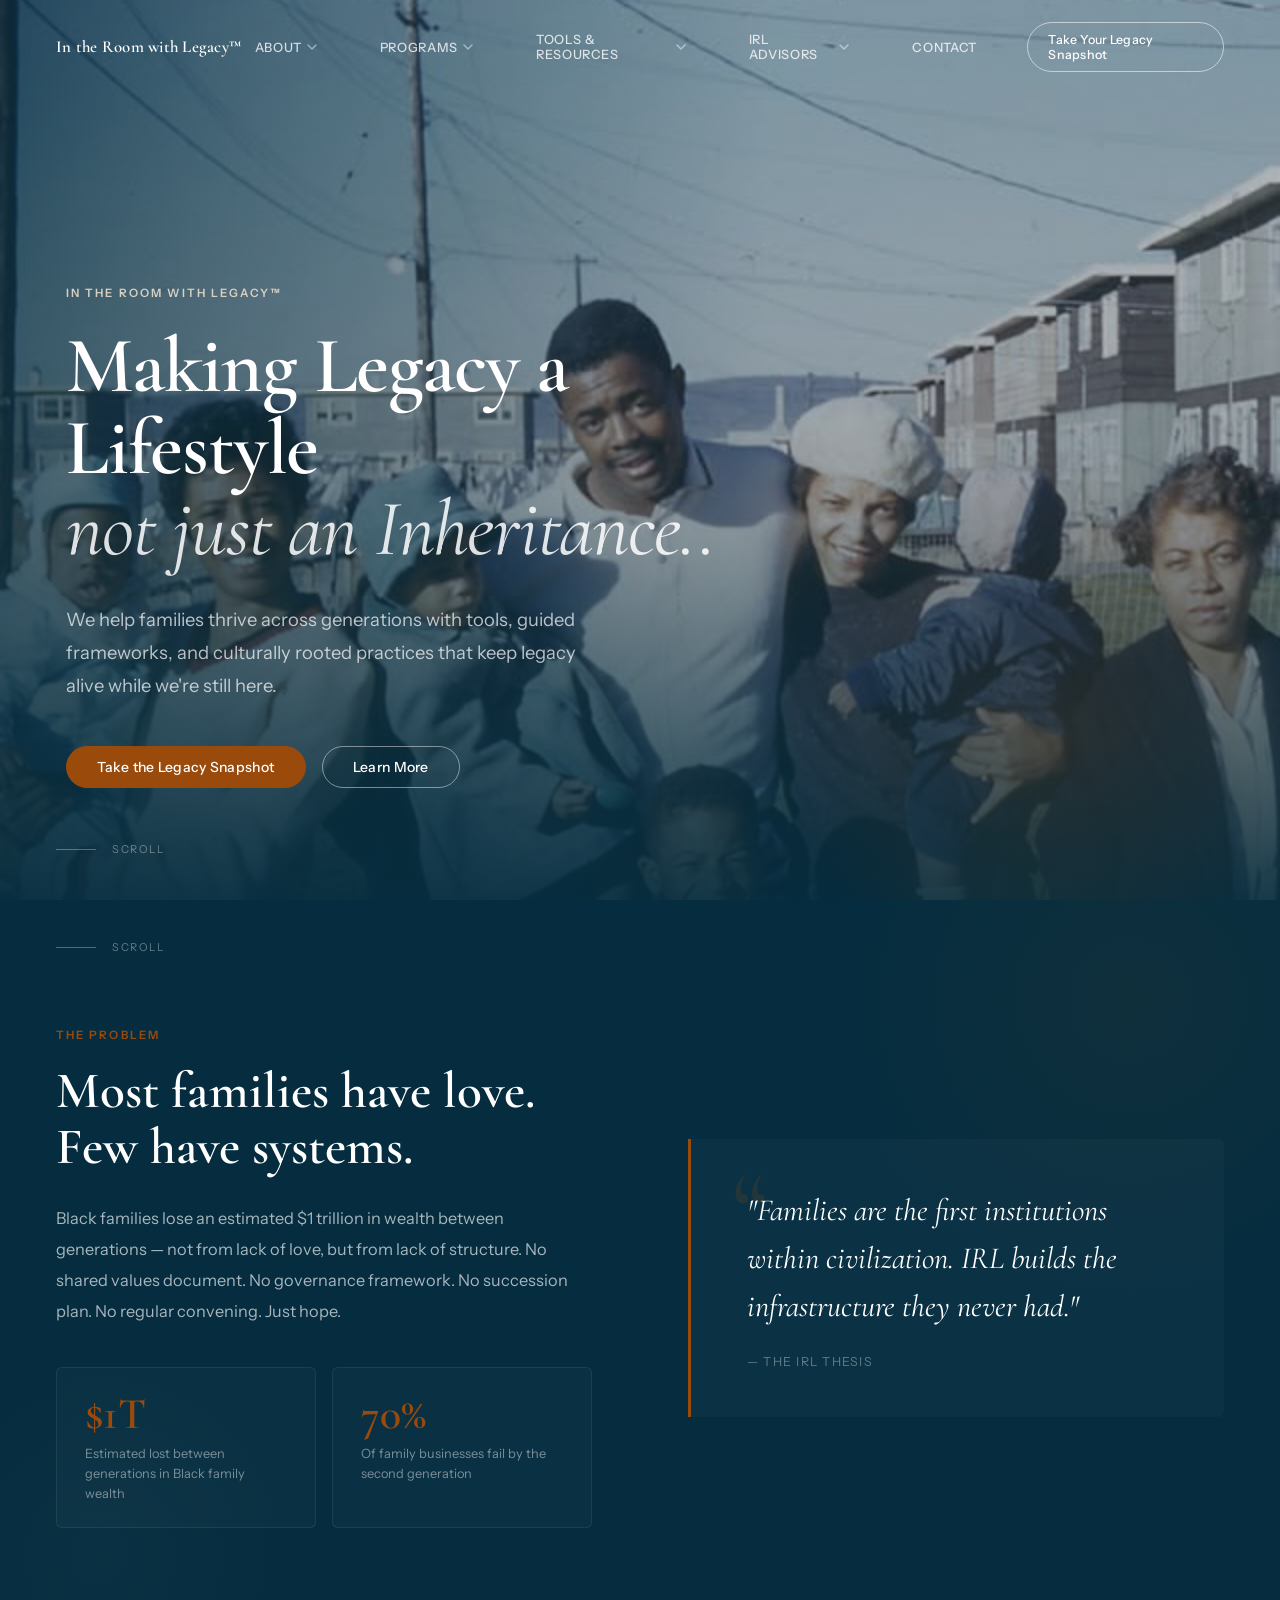
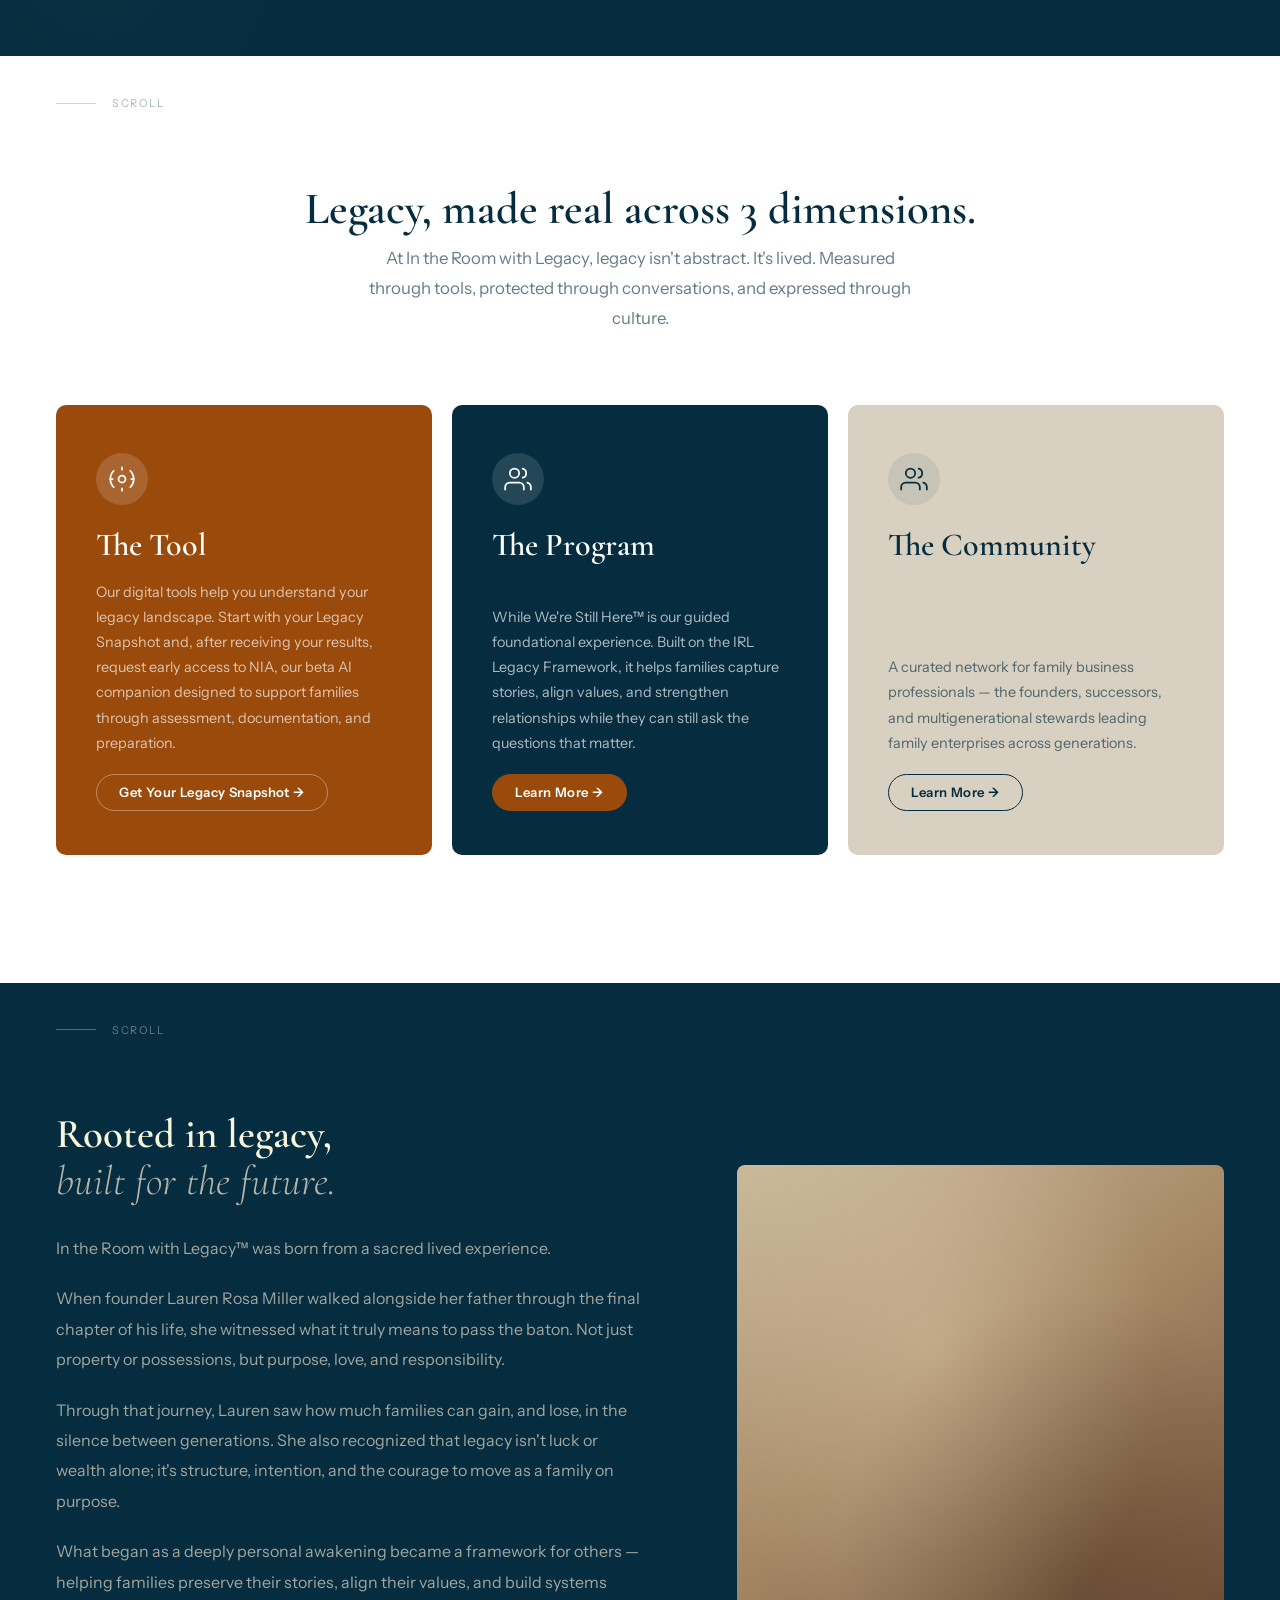
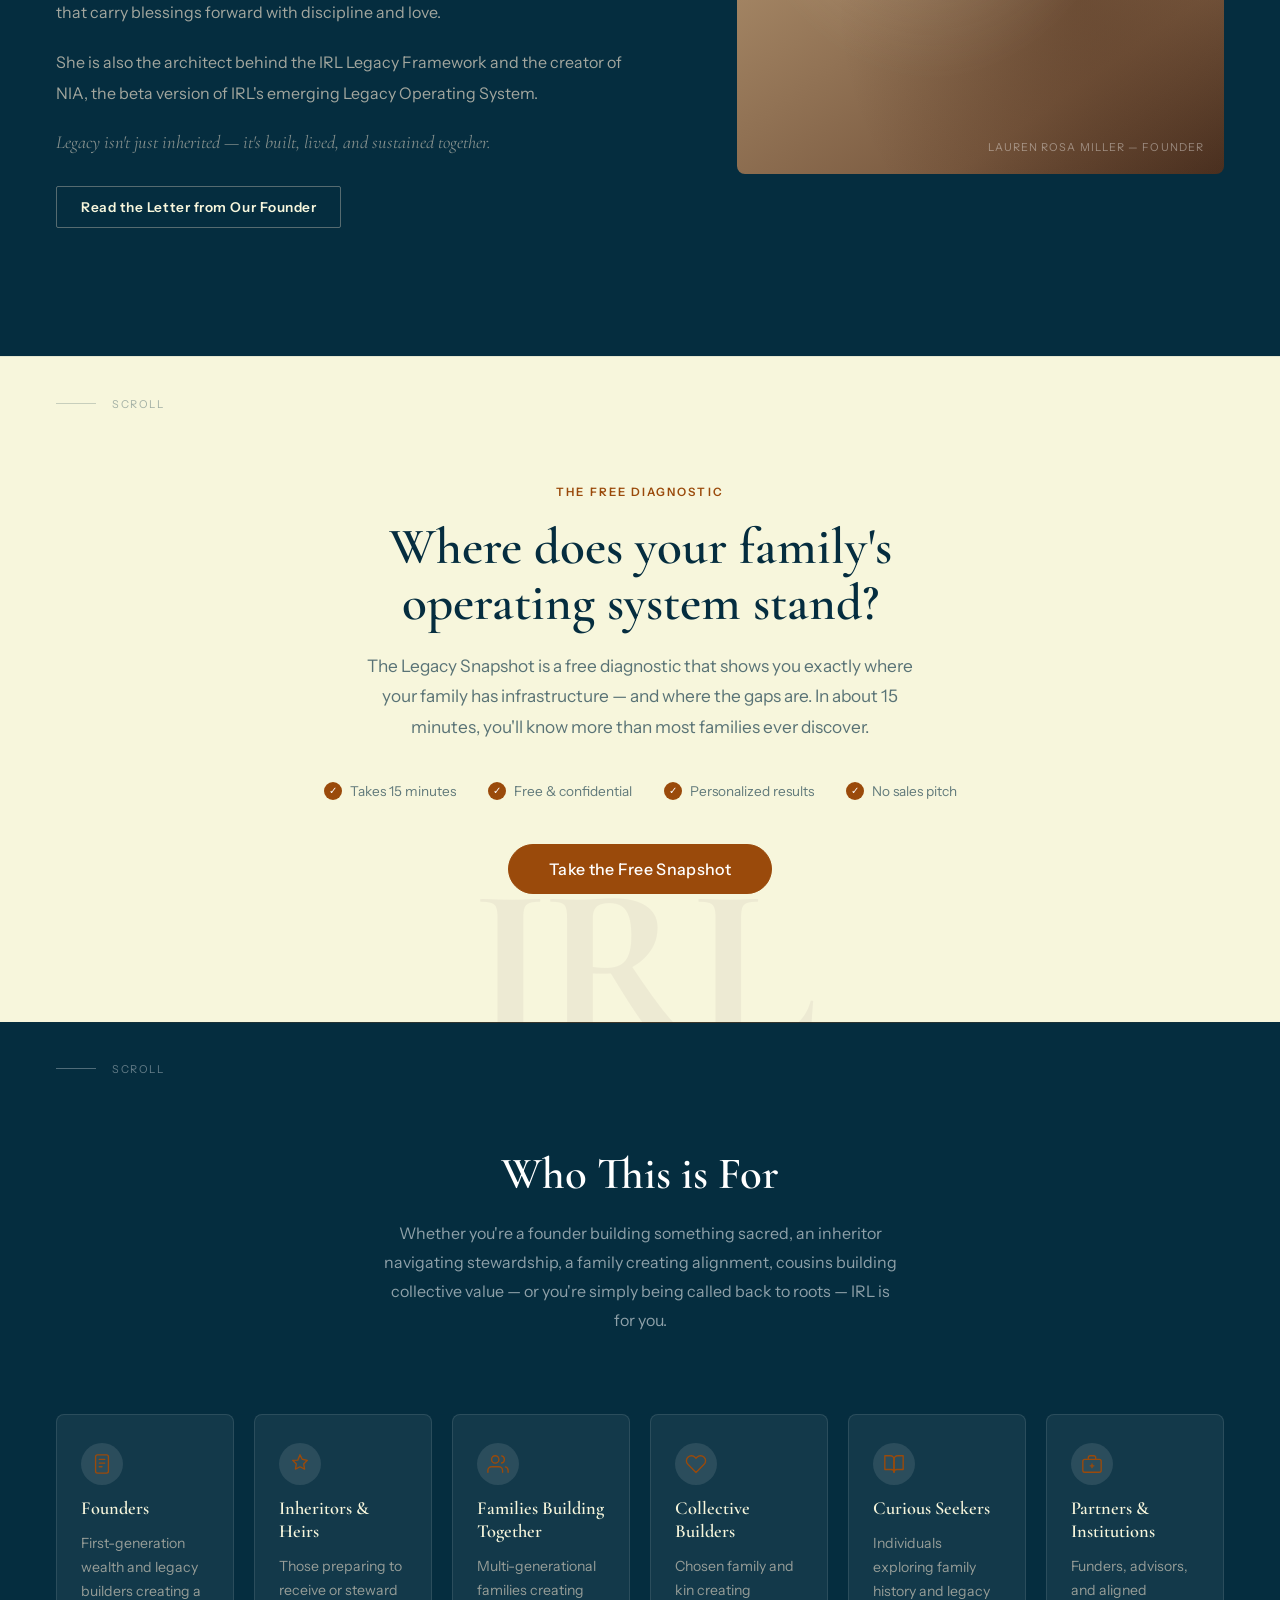
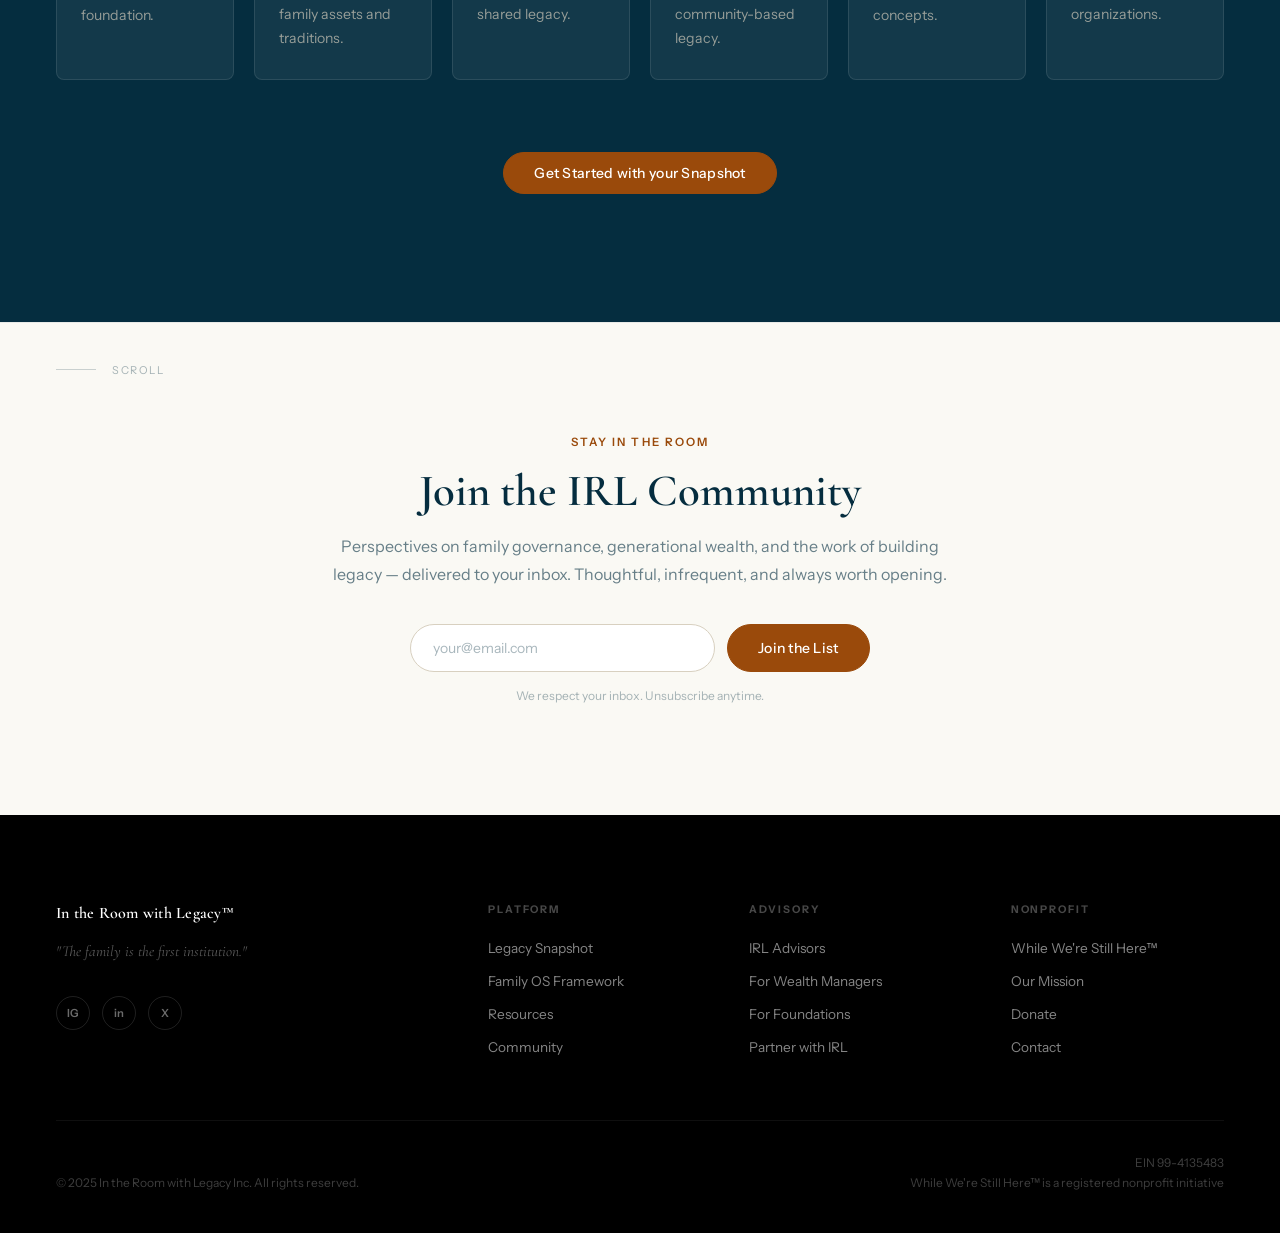
<file: index.html>
<!DOCTYPE html>
<html lang="en">
<head>
  <meta charset="UTF-8">
  <meta name="viewport" content="width=device-width, initial-scale=1.0">
  <title>In the Room with Legacy™ — The Family Operating System</title>
  <meta name="description" content="IRL builds the operating systems that help mission-oriented families govern, grow, and pass it on — while everyone is still here.">

  <!-- Google Fonts -->
  <link rel="preconnect" href="https://fonts.googleapis.com">
  <link rel="preconnect" href="https://fonts.gstatic.com" crossorigin>
  <link href="https://fonts.googleapis.com/css2?family=Cormorant+Garamond:ital,wght@0,300;0,400;0,500;0,600;0,700;1,300;1,400;1,500;1,600&family=Instrument+Sans:ital,wght@0,300;0,400;0,500;0,600;1,400&display=swap" rel="stylesheet">

  <!-- Stylesheet -->
  <link rel="stylesheet" href="styles.css">
</head>
<body>

  <!-- ─── NAV ──────────────────────────────────────────────── -->
  <nav id="nav">
    <a href="#" class="nav-logo">In the Room with Legacy™</a>

    <div class="hamburger" id="hamburger" aria-label="Menu" role="button" tabindex="0">
      <span></span><span></span><span></span>
    </div>

    <ul class="nav-links" id="desktop-nav">

      <!-- About -->
      <li class="nav-item has-dropdown">
        <a href="javascript:void(0)" class="nav-item-trigger">About <svg class="nav-arrow" width="10" height="6" viewBox="0 0 10 6" fill="none" aria-hidden="true"><path d="M1 1L5 5L9 1" stroke="currentColor" stroke-width="1.5" stroke-linecap="round" stroke-linejoin="round"/></svg></a>
        <div class="nav-dropdown">
          <a href="about.html">About Us</a>
          <a href="founder-letter.html">Letter from Our Founder</a>
          <a href="partnership-pathways.html">Partnership Pathways</a>
          <a href="faq.html">Frequently Asked Questions</a>
        </div>
      </li>

      <!-- Programs -->
      <li class="nav-item has-dropdown">
        <a href="javascript:void(0)" class="nav-item-trigger">Programs <svg class="nav-arrow" width="10" height="6" viewBox="0 0 10 6" fill="none" aria-hidden="true"><path d="M1 1L5 5L9 1" stroke="currentColor" stroke-width="1.5" stroke-linecap="round" stroke-linejoin="round"/></svg></a>
        <div class="nav-dropdown">
          <a href="programs.html">Programs</a>
          <a href="while-were-still-here.html">While We're Still Here</a>
        </div>
      </li>

      <!-- Tools & Resources -->
      <li class="nav-item has-dropdown">
        <a href="javascript:void(0)" class="nav-item-trigger">Tools &amp; Resources <svg class="nav-arrow" width="10" height="6" viewBox="0 0 10 6" fill="none" aria-hidden="true"><path d="M1 1L5 5L9 1" stroke="currentColor" stroke-width="1.5" stroke-linecap="round" stroke-linejoin="round"/></svg></a>
        <div class="nav-dropdown">
          <a href="legacy-insights.html">Legacy Insights, Tools &amp; Resources</a>
          <a href="legacy-assessment.html">Legacy Assessment</a>
        </div>
      </li>

      <!-- IRL Advisors -->
      <li class="nav-item has-dropdown">
        <a href="javascript:void(0)" class="nav-item-trigger">IRL Advisors <svg class="nav-arrow" width="10" height="6" viewBox="0 0 10 6" fill="none" aria-hidden="true"><path d="M1 1L5 5L9 1" stroke="currentColor" stroke-width="1.5" stroke-linecap="round" stroke-linejoin="round"/></svg></a>
        <div class="nav-dropdown">
          <a href="irl-advisor.html">IRL Advisor</a>
          <a href="founding-circle.html">Founding Circle</a>
        </div>
      </li>

      <!-- Contact -->
      <li class="nav-item">
        <a href="contact.html">Contact</a>
      </li>

      <!-- CTA -->
      <li class="nav-item">
        <a href="https://form.typeform.com/to/YOUR_LINK" target="_blank" rel="noopener" class="nav-cta-link">Take Your Legacy Snapshot</a>
      </li>

    </ul>
  </nav>

  <!-- Mobile menu overlay -->
  <div class="nav-mobile-overlay" id="mobile-menu">
    <a href="about.html"               onclick="closeMobile()">About Us</a>
    <a href="founder-letter.html"      onclick="closeMobile()">Founder Letter</a>
    <a href="partnership-pathways.html" onclick="closeMobile()">Partnership Pathways</a>
    <a href="faq.html"                 onclick="closeMobile()">FAQ</a>
    <a href="contact.html"             onclick="closeMobile()">Contact</a>
    <a href="https://form.typeform.com/to/YOUR_LINK" target="_blank" onclick="closeMobile()" class="mobile-cta">Take Your Legacy Snapshot →</a>
  </div>


  <!-- ─── HERO ─────────────────────────────────────────────── -->
  <section id="hero">
    <div class="hero-bg-layer"></div>

    <!-- SVG grain texture -->
    <div class="hero-grain" aria-hidden="true">
      <svg xmlns="http://www.w3.org/2000/svg" width="100%" height="100%">
        <filter id="grain-filter" x="0%" y="0%" width="100%" height="100%">
          <feTurbulence type="fractalNoise" baseFrequency="0.68" numOctaves="4" stitchTiles="stitch" result="noise"/>
          <feColorMatrix type="saturate" values="0" in="noise" result="grayNoise"/>
          <feBlend in="SourceGraphic" in2="grayNoise" mode="multiply" result="blended"/>
          <feComponentTransfer in="blended">
            <feFuncA type="linear" slope="0.055"/>
          </feComponentTransfer>
        </filter>
        <rect width="100%" height="100%" filter="url(#grain-filter)" fill="white"/>
      </svg>
    </div>

    <div class="hero-vignette"></div>
    <div class="hero-orb"></div>

    <div class="hero-content">
      <p class="eyebrow hero-eyebrow">In the Room with Legacy™</p>

      <h1 class="hero-headline">
        Making Legacy a<br>Lifestyle<br>
        <em>not just an Inheritance..</em>
      </h1>

      <p class="hero-sub">
        We help families thrive across generations with tools, guided frameworks, and culturally rooted practices that keep legacy alive while we're still here.
      </p>

      <div class="hero-ctas">
        <a href="https://form.typeform.com/to/YOUR_LINK" target="_blank" rel="noopener" class="btn btn-clay">
          Take the Legacy Snapshot
        </a>
        <a href="#problem" class="btn btn-ghost-light">
          Learn More
        </a>
      </div>
    </div>

    <div class="hero-scroll" aria-hidden="true">
      <div class="hero-scroll-line"></div>
      <span>Scroll</span>
    </div>
  </section>


  <!-- ─── PROBLEM STATEMENT ─────────────────────────────────── -->
  <section id="problem">
    <div class="scroll-indicator" aria-hidden="true">
      <div class="scroll-indicator-line"></div>
      <span>Scroll</span>
    </div>
    <div class="problem-inner">

      <div class="problem-left">
        <p class="eyebrow reveal">The Problem</p>
        <h2 class="reveal reveal-delay-1">Most families have love.<br>Few have systems.</h2>
        <p class="problem-body reveal reveal-delay-2">
          Black families lose an estimated $1 trillion in wealth between generations — not from lack of love, but from lack of structure. No shared values document. No governance framework. No succession plan. No regular convening. Just hope.
        </p>
        <div class="stat-row reveal reveal-delay-3">
          <div class="stat-box">
            <div class="num">$1T</div>
            <div class="lbl">Estimated lost between generations in Black family wealth</div>
          </div>
          <div class="stat-box">
            <div class="num">70%</div>
            <div class="lbl">Of family businesses fail by the second generation</div>
          </div>
        </div>
      </div>

      <div class="problem-right reveal reveal-delay-2">
        <blockquote>
          "Families are the first institutions within civilization. IRL builds the infrastructure they never had."
        </blockquote>
        <cite>— The IRL Thesis</cite>
      </div>

    </div>
  </section>


  <!-- ─── THREE DOORS ───────────────────────────────────────── -->
  <section id="doors">
    <div class="scroll-indicator scroll-indicator--dark" aria-hidden="true">
      <div class="scroll-indicator-line"></div>
      <span>Scroll</span>
    </div>
    <div class="section-head reveal">
      <h2>Legacy, made real across 3 dimensions.</h2>
      <p class="doors-sub reveal reveal-delay-1">At In the Room with Legacy, legacy isn't abstract. It's lived. Measured through tools, protected through conversations, and expressed through culture.</p>
    </div>

    <div class="doors-grid">

      <!-- Card 1: The Tool -->
      <div class="door-card card-clay reveal">
        <div class="door-icon" aria-hidden="true">
          <svg width="28" height="28" viewBox="0 0 24 24" fill="none" stroke="currentColor" stroke-width="1.5" stroke-linecap="round" stroke-linejoin="round">
            <circle cx="12" cy="12" r="3"/>
            <path d="M19.07 4.93a10 10 0 0 1 0 14.14M4.93 4.93a10 10 0 0 0 0 14.14"/>
            <path d="M12 2v2M12 20v2M2 12h2M20 12h2"/>
          </svg>
        </div>
        <h3>The Tool</h3>
        <p class="door-desc">Our digital tools help you understand your legacy landscape. Start with your Legacy Snapshot and, after receiving your results, request early access to NIA, our beta AI companion designed to support families through assessment, documentation, and preparation.</p>
        <a href="https://form.typeform.com/to/YOUR_LINK" target="_blank" rel="noopener" class="door-link">
          Get Your Legacy Snapshot →
        </a>
      </div>

      <!-- Card 2: The Program -->
      <div class="door-card card-dusk reveal reveal-delay-1">
        <div class="door-icon" aria-hidden="true">
          <svg width="28" height="28" viewBox="0 0 24 24" fill="none" stroke="currentColor" stroke-width="1.5" stroke-linecap="round" stroke-linejoin="round">
            <path d="M17 21v-2a4 4 0 0 0-4-4H5a4 4 0 0 0-4 4v2"/>
            <circle cx="9" cy="7" r="4"/>
            <path d="M23 21v-2a4 4 0 0 0-3-3.87"/>
            <path d="M16 3.13a4 4 0 0 1 0 7.75"/>
          </svg>
        </div>
        <h3>The Program</h3>
        <p class="door-desc">While We're Still Here™ is our guided foundational experience. Built on the IRL Legacy Framework, it helps families capture stories, align values, and strengthen relationships while they can still ask the questions that matter.</p>
        <a href="#program" class="door-link">
          Learn More →
        </a>
      </div>

      <!-- Card 3: The Community -->
      <div class="door-card card-stone reveal reveal-delay-2">
        <div class="door-icon" aria-hidden="true">
          <svg width="28" height="28" viewBox="0 0 24 24" fill="none" stroke="currentColor" stroke-width="1.5" stroke-linecap="round" stroke-linejoin="round">
            <path d="M17 21v-2a4 4 0 0 0-4-4H5a4 4 0 0 0-4 4v2"/>
            <circle cx="9" cy="7" r="4"/>
            <path d="M23 21v-2a4 4 0 0 0-3-3.87"/>
            <path d="M16 3.13a4 4 0 0 1 0 7.75"/>
          </svg>
        </div>
        <h3>The Community</h3>
        <p class="door-desc">A curated network for family business professionals — the founders, successors, and multigenerational stewards leading family enterprises across generations.</p>
        <a href="founding-circle.html" class="door-link">
          Learn More →
        </a>
      </div>

    </div>
  </section>


  <!-- ─── ORIGIN STORY ──────────────────────────────────────── -->
  <section id="origin">
    <div class="scroll-indicator" aria-hidden="true">
      <div class="scroll-indicator-line"></div>
      <span>Scroll</span>
    </div>
    <div class="origin-inner">

      <div class="origin-text">
        <h2 class="reveal">
          Rooted in legacy,<br><em>built for the future.</em>
        </h2>
        <p class="origin-body reveal reveal-delay-1">
          In the Room with Legacy™ was born from a sacred lived experience.
        </p>
        <p class="origin-body reveal reveal-delay-2">
          When founder Lauren Rosa Miller walked alongside her father through the final chapter of his life, she witnessed what it truly means to pass the baton. Not just property or possessions, but purpose, love, and responsibility.
        </p>
        <p class="origin-body reveal reveal-delay-2">
          Through that journey, Lauren saw how much families can gain, and lose, in the silence between generations. She also recognized that legacy isn't luck or wealth alone; it's structure, intention, and the courage to move as a family on purpose.
        </p>
        <p class="origin-body reveal reveal-delay-3">
          What began as a deeply personal awakening became a framework for others — helping families preserve their stories, align their values, and build systems that carry blessings forward with discipline and love.
        </p>
        <p class="origin-body reveal reveal-delay-3">
          She is also the architect behind the IRL Legacy Framework and the creator of NIA, the beta version of IRL's emerging Legacy Operating System.
        </p>
        <p class="origin-tagline reveal reveal-delay-4">
          Legacy isn't just inherited — it's built, lived, and sustained together.
        </p>
        <a href="founder-letter.html" class="origin-link reveal reveal-delay-4">
          Read the Letter from Our Founder
        </a>
      </div>

      <div class="origin-photo-wrap reveal reveal-delay-1">
        <div class="origin-photo">
          <!-- Replace with: <img src="pictures/lauren-founder.jpg" alt="Lauren Rosa Miller, Founder"> -->
          <span class="origin-photo-label">Lauren Rosa Miller — Founder</span>
        </div>
      </div>

    </div>
  </section>


  <!-- ─── LEGACY SNAPSHOT FEATURE ──────────────────────────── -->
  <section id="snapshot">
    <div class="scroll-indicator scroll-indicator--dark" aria-hidden="true">
      <div class="scroll-indicator-line"></div>
      <span>Scroll</span>
    </div>
    <div class="snapshot-watermark" aria-hidden="true">IRL</div>

    <div class="snapshot-inner">
      <p class="eyebrow reveal">The Free Diagnostic</p>
      <h2 class="reveal reveal-delay-1">
        Where does your family's<br>operating system stand?
      </h2>
      <p class="snapshot-sub reveal reveal-delay-2">
        The Legacy Snapshot is a free diagnostic that shows you exactly where your family has infrastructure — and where the gaps are. In about 15 minutes, you'll know more than most families ever discover.
      </p>

      <div class="snapshot-checks reveal reveal-delay-3">
        <div class="check-item"><div class="check-icon">✓</div> Takes 15 minutes</div>
        <div class="check-item"><div class="check-icon">✓</div> Free &amp; confidential</div>
        <div class="check-item"><div class="check-icon">✓</div> Personalized results</div>
        <div class="check-item"><div class="check-icon">✓</div> No sales pitch</div>
      </div>

      <a href="https://form.typeform.com/to/YOUR_LINK" target="_blank" rel="noopener"
         class="btn btn-clay reveal reveal-delay-4"
         style="font-size: 1rem; padding: 1rem 2.5rem;">
        Take the Free Snapshot
      </a>
    </div>
  </section>


  <!-- ─── WHO THIS IS FOR ──────────────────────────────────── -->
  <section id="program">
    <div class="scroll-indicator" aria-hidden="true">
      <div class="scroll-indicator-line"></div>
      <span>Scroll</span>
    </div>
    <div class="program-inner">

      <div class="program-head prog-animate" data-delay="0">
        <h2>Who This is For</h2>
      </div>
      <p class="program-desc prog-animate" data-delay="100">
        Whether you're a founder building something sacred, an inheritor navigating stewardship, a family creating alignment, cousins building collective value — or you're simply being called back to roots — IRL is for you.
      </p>

      <div class="who-grid">

        <div class="who-card prog-animate" data-delay="150">
          <div class="who-icon">
            <svg width="22" height="22" viewBox="0 0 24 24" fill="none" stroke="currentColor" stroke-width="1.5" stroke-linecap="round" stroke-linejoin="round">
              <rect x="5" y="2" width="14" height="20" rx="2"/><line x1="9" y1="7" x2="15" y2="7"/><line x1="9" y1="11" x2="15" y2="11"/><line x1="9" y1="15" x2="12" y2="15"/>
            </svg>
          </div>
          <h3>Founders</h3>
          <p>First-generation wealth and legacy builders creating a foundation.</p>
        </div>

        <div class="who-card prog-animate" data-delay="220">
          <div class="who-icon">
            <svg width="22" height="22" viewBox="0 0 24 24" fill="none" stroke="currentColor" stroke-width="1.5" stroke-linecap="round" stroke-linejoin="round">
              <path d="M12 2l2.4 4.8L20 8l-4 3.9 1 5.6L12 15l-5 2.5 1-5.6L4 8l5.6-.2z"/>
            </svg>
          </div>
          <h3>Inheritors &amp; Heirs</h3>
          <p>Those preparing to receive or steward family assets and traditions.</p>
        </div>

        <div class="who-card prog-animate" data-delay="290">
          <div class="who-icon">
            <svg width="22" height="22" viewBox="0 0 24 24" fill="none" stroke="currentColor" stroke-width="1.5" stroke-linecap="round" stroke-linejoin="round">
              <path d="M17 21v-2a4 4 0 0 0-4-4H5a4 4 0 0 0-4 4v2"/><circle cx="9" cy="7" r="4"/>
              <path d="M23 21v-2a4 4 0 0 0-3-3.87"/><path d="M16 3.13a4 4 0 0 1 0 7.75"/>
            </svg>
          </div>
          <h3>Families Building Together</h3>
          <p>Multi-generational families creating shared legacy.</p>
        </div>

        <div class="who-card prog-animate" data-delay="360">
          <div class="who-icon">
            <svg width="22" height="22" viewBox="0 0 24 24" fill="none" stroke="currentColor" stroke-width="1.5" stroke-linecap="round" stroke-linejoin="round">
              <path d="M20.84 4.61a5.5 5.5 0 0 0-7.78 0L12 5.67l-1.06-1.06a5.5 5.5 0 0 0-7.78 7.78l1.06 1.06L12 21.23l7.78-7.78 1.06-1.06a5.5 5.5 0 0 0 0-7.78z"/>
            </svg>
          </div>
          <h3>Collective Builders</h3>
          <p>Chosen family and kin creating community-based legacy.</p>
        </div>

        <div class="who-card prog-animate" data-delay="430">
          <div class="who-icon">
            <svg width="22" height="22" viewBox="0 0 24 24" fill="none" stroke="currentColor" stroke-width="1.5" stroke-linecap="round" stroke-linejoin="round">
              <path d="M2 3h6a4 4 0 0 1 4 4v14a3 3 0 0 0-3-3H2z"/><path d="M22 3h-6a4 4 0 0 0-4 4v14a3 3 0 0 1 3-3h7z"/>
            </svg>
          </div>
          <h3>Curious Seekers</h3>
          <p>Individuals exploring family history and legacy concepts.</p>
        </div>

        <div class="who-card prog-animate" data-delay="500">
          <div class="who-icon">
            <svg width="22" height="22" viewBox="0 0 24 24" fill="none" stroke="currentColor" stroke-width="1.5" stroke-linecap="round" stroke-linejoin="round">
              <rect x="2" y="7" width="20" height="14" rx="2"/><path d="M16 7V5a2 2 0 0 0-2-2h-4a2 2 0 0 0-2 2v2"/>
              <line x1="12" y1="12" x2="12" y2="16"/><line x1="10" y1="14" x2="14" y2="14"/>
            </svg>
          </div>
          <h3>Partners &amp; Institutions</h3>
          <p>Funders, advisors, and aligned organizations.</p>
        </div>

      </div>

      <div class="program-footer prog-animate" data-delay="580">
        <a href="https://form.typeform.com/to/YOUR_LINK" target="_blank" rel="noopener" class="btn btn-clay">
          Get Started with your Snapshot
        </a>
      </div>

    </div>
  </section>


  <!-- ─── NEWSLETTER ────────────────────────────────────────── -->
  <section id="newsletter">
    <div class="scroll-indicator scroll-indicator--dark" aria-hidden="true">
      <div class="scroll-indicator-line"></div>
      <span>Scroll</span>
    </div>
    <div class="newsletter-inner">
      <p class="eyebrow reveal">Stay in the Room</p>
      <h2 class="reveal reveal-delay-1">Join the IRL Community</h2>
      <p class="newsletter-body reveal reveal-delay-2">
        Perspectives on family governance, generational wealth, and the work of building legacy — delivered to your inbox. Thoughtful, infrequent, and always worth opening.
      </p>
      <form class="nl-form reveal reveal-delay-3" onsubmit="handleNewsletter(event)">
        <input type="email" class="nl-input" placeholder="your@email.com" required aria-label="Email address">
        <button type="submit" class="btn btn-clay">Join the List</button>
      </form>
      <p class="nl-note reveal reveal-delay-4">We respect your inbox. Unsubscribe anytime.</p>
    </div>
  </section>


  <!-- ─── FOOTER ────────────────────────────────────────────── -->
  <footer>
    <div class="footer-grid">

      <div class="footer-brand">
        <a href="#" class="footer-brand-logo">In the Room with Legacy™</a>
        <p class="footer-tagline">"The family is the first institution."</p>
        <div class="footer-socials">
          <a href="#" aria-label="Instagram">IG</a>
          <a href="#" aria-label="LinkedIn">in</a>
          <a href="#" aria-label="X / Twitter">X</a>
        </div>
      </div>

      <div class="footer-col">
        <p class="footer-col-head">Platform</p>
        <ul>
          <li><a href="#snapshot">Legacy Snapshot</a></li>
          <li><a href="#">Family OS Framework</a></li>
          <li><a href="#">Resources</a></li>
          <li><a href="#newsletter">Community</a></li>
        </ul>
      </div>

      <div class="footer-col">
        <p class="footer-col-head">Advisory</p>
        <ul>
          <li><a href="#advisors">IRL Advisors</a></li>
          <li><a href="#">For Wealth Managers</a></li>
          <li><a href="#">For Foundations</a></li>
          <li><a href="#">Partner with IRL</a></li>
        </ul>
      </div>

      <div class="footer-col">
        <p class="footer-col-head">Nonprofit</p>
        <ul>
          <li><a href="#program">While We're Still Here™</a></li>
          <li><a href="#origin">Our Mission</a></li>
          <li><a href="#">Donate</a></li>
          <li><a href="#">Contact</a></li>
        </ul>
      </div>

    </div>

    <div class="footer-bottom">
      <p>© 2025 In the Room with Legacy Inc. All rights reserved.</p>
      <p class="footer-ein">
        EIN 99-4135483<br>
        While We're Still Here™ is a registered nonprofit initiative
      </p>
    </div>
  </footer>


  <!-- ─── JAVASCRIPT ────────────────────────────────────────── -->
  <script>
    /* ── Nav Dropdowns ───────────────────────────────────────── */
    document.querySelectorAll('.nav-item.has-dropdown').forEach(item => {
      item.querySelector('.nav-item-trigger').addEventListener('click', (e) => {
        e.stopPropagation();
        const isOpen = item.classList.contains('open');
        // Close all dropdowns first
        document.querySelectorAll('.nav-item.has-dropdown').forEach(i => i.classList.remove('open'));
        // Toggle clicked one
        if (!isOpen) item.classList.add('open');
      });
    });
    // Click anywhere outside to close all dropdowns
    document.addEventListener('click', () => {
      document.querySelectorAll('.nav-item.has-dropdown').forEach(i => i.classList.remove('open'));
    });

    /* ── Sticky Nav ─────────────────────────────────────────── */
    const nav = document.getElementById('nav');
    window.addEventListener('scroll', () => {
      nav.classList.toggle('scrolled', window.scrollY > 50);
    }, { passive: true });

    /* ── Mobile Menu ─────────────────────────────────────────── */
    const hamburger  = document.getElementById('hamburger');
    const mobileMenu = document.getElementById('mobile-menu');

    function openMobile() {
      hamburger.classList.add('active');
      mobileMenu.classList.add('open');
      document.body.style.overflow = 'hidden';
    }
    function closeMobile() {
      hamburger.classList.remove('active');
      mobileMenu.classList.remove('open');
      document.body.style.overflow = '';
    }
    hamburger.addEventListener('click', () => {
      mobileMenu.classList.contains('open') ? closeMobile() : openMobile();
    });
    hamburger.addEventListener('keydown', e => {
      if (e.key === 'Enter' || e.key === ' ') {
        e.preventDefault();
        mobileMenu.classList.contains('open') ? closeMobile() : openMobile();
      }
    });

    /* ── Scroll Reveal ───────────────────────────────────────── */
    const revealEls = document.querySelectorAll('.reveal');
    const revealObserver = new IntersectionObserver((entries) => {
      entries.forEach(entry => {
        if (entry.isIntersecting) {
          entry.target.classList.add('visible');
          revealObserver.unobserve(entry.target);
        }
      });
    }, { threshold: 0.1, rootMargin: '0px 0px -48px 0px' });
    revealEls.forEach(el => revealObserver.observe(el));

    /* ── Full Page Snap Scroll (all sections) ───────────────── */
    const snapSections = Array.from(document.querySelectorAll('section, footer'));
    let isSnapping     = false;
    let activeIndex    = 0;

    // Find which section is closest to current scroll position
    function getNearestIndex() {
      const mid = window.scrollY + window.innerHeight / 2;
      let nearest = 0, nearestDist = Infinity;
      snapSections.forEach((sec, i) => {
        const dist = Math.abs(sec.getBoundingClientRect().top + window.scrollY + sec.offsetHeight / 2 - mid);
        if (dist < nearestDist) { nearestDist = dist; nearest = i; }
      });
      return nearest;
    }

    const programSection   = document.getElementById('program');
    const programAnimEls   = programSection.querySelectorAll('.prog-animate');

    function triggerProgramAnim() {
      programSection.classList.remove('in-view');
      void programSection.offsetWidth; // force reflow — clears current state
      // Set all delays synchronously BEFORE adding in-view so stagger works
      programAnimEls.forEach(el => {
        el.style.transitionDelay = (parseInt(el.dataset.delay) || 0) + 'ms';
      });
      void programSection.offsetWidth; // second reflow — locks in the delays
      programSection.classList.add('in-view');
    }

    /* ── Program section animation via scroll (mobile) or snap (desktop) */
    let programAnimFired = false;
    const programSectionObserver = new IntersectionObserver((entries) => {
      entries.forEach(entry => {
        if (entry.isIntersecting && !programAnimFired) {
          programAnimFired = true;
          triggerProgramAnim();
        }
      });
    }, { threshold: 0.2 });
    programSectionObserver.observe(programSection);

    function goToSection(index) {
      if (isSnapping) return;
      if (index < 0 || index >= snapSections.length) return;
      isSnapping  = true;
      activeIndex = index;
      snapSections[index].scrollIntoView({ behavior: 'smooth', block: 'start' });
      // Fire program animation when snapping to that section
      if (snapSections[index].id === 'program') {
        setTimeout(triggerProgramAnim, 400);
      }
      setTimeout(() => { isSnapping = false; }, 950);
    }

    // Only enable snap scroll on desktop (768px+)
    const isDesktop = () => window.innerWidth > 768;

    // Mouse wheel — intercept and snap (desktop only)
    window.addEventListener('wheel', (e) => {
      if (!isDesktop()) return;
      e.preventDefault();
      if (isSnapping) return;
      activeIndex = getNearestIndex();
      goToSection(activeIndex + (e.deltaY > 0 ? 1 : -1));
    }, { passive: false });

    // Touch swipe — mobile scrolls naturally, no snap
    // (removed touch snap so mobile feels native)

    // Keyboard arrow keys (desktop only)
    window.addEventListener('keydown', (e) => {
      if (!isDesktop()) return;
      if (e.key === 'ArrowDown' || e.key === 'PageDown') {
        e.preventDefault();
        activeIndex = getNearestIndex();
        goToSection(activeIndex + 1);
      }
      if (e.key === 'ArrowUp' || e.key === 'PageUp') {
        e.preventDefault();
        activeIndex = getNearestIndex();
        goToSection(activeIndex - 1);
      }
    });

    /* ── Newsletter Submit ───────────────────────────────────── */
    function handleNewsletter(e) {
      e.preventDefault();
      // Update YOUR_KIT_PAGE with your Kit.com landing page slug
      window.open('https://app.kit.com/landing-pages/YOUR_KIT_PAGE', '_blank', 'noopener');
      e.target.innerHTML =
        '<p style="font-family:\'Cormorant Garamond\',serif; font-size:1.25rem; font-style:italic; color:var(--clay);">' +
        'You\'re in. Welcome to the room. ✦' +
        '</p>';
    }
  </script>

</body>
</html>
</file>
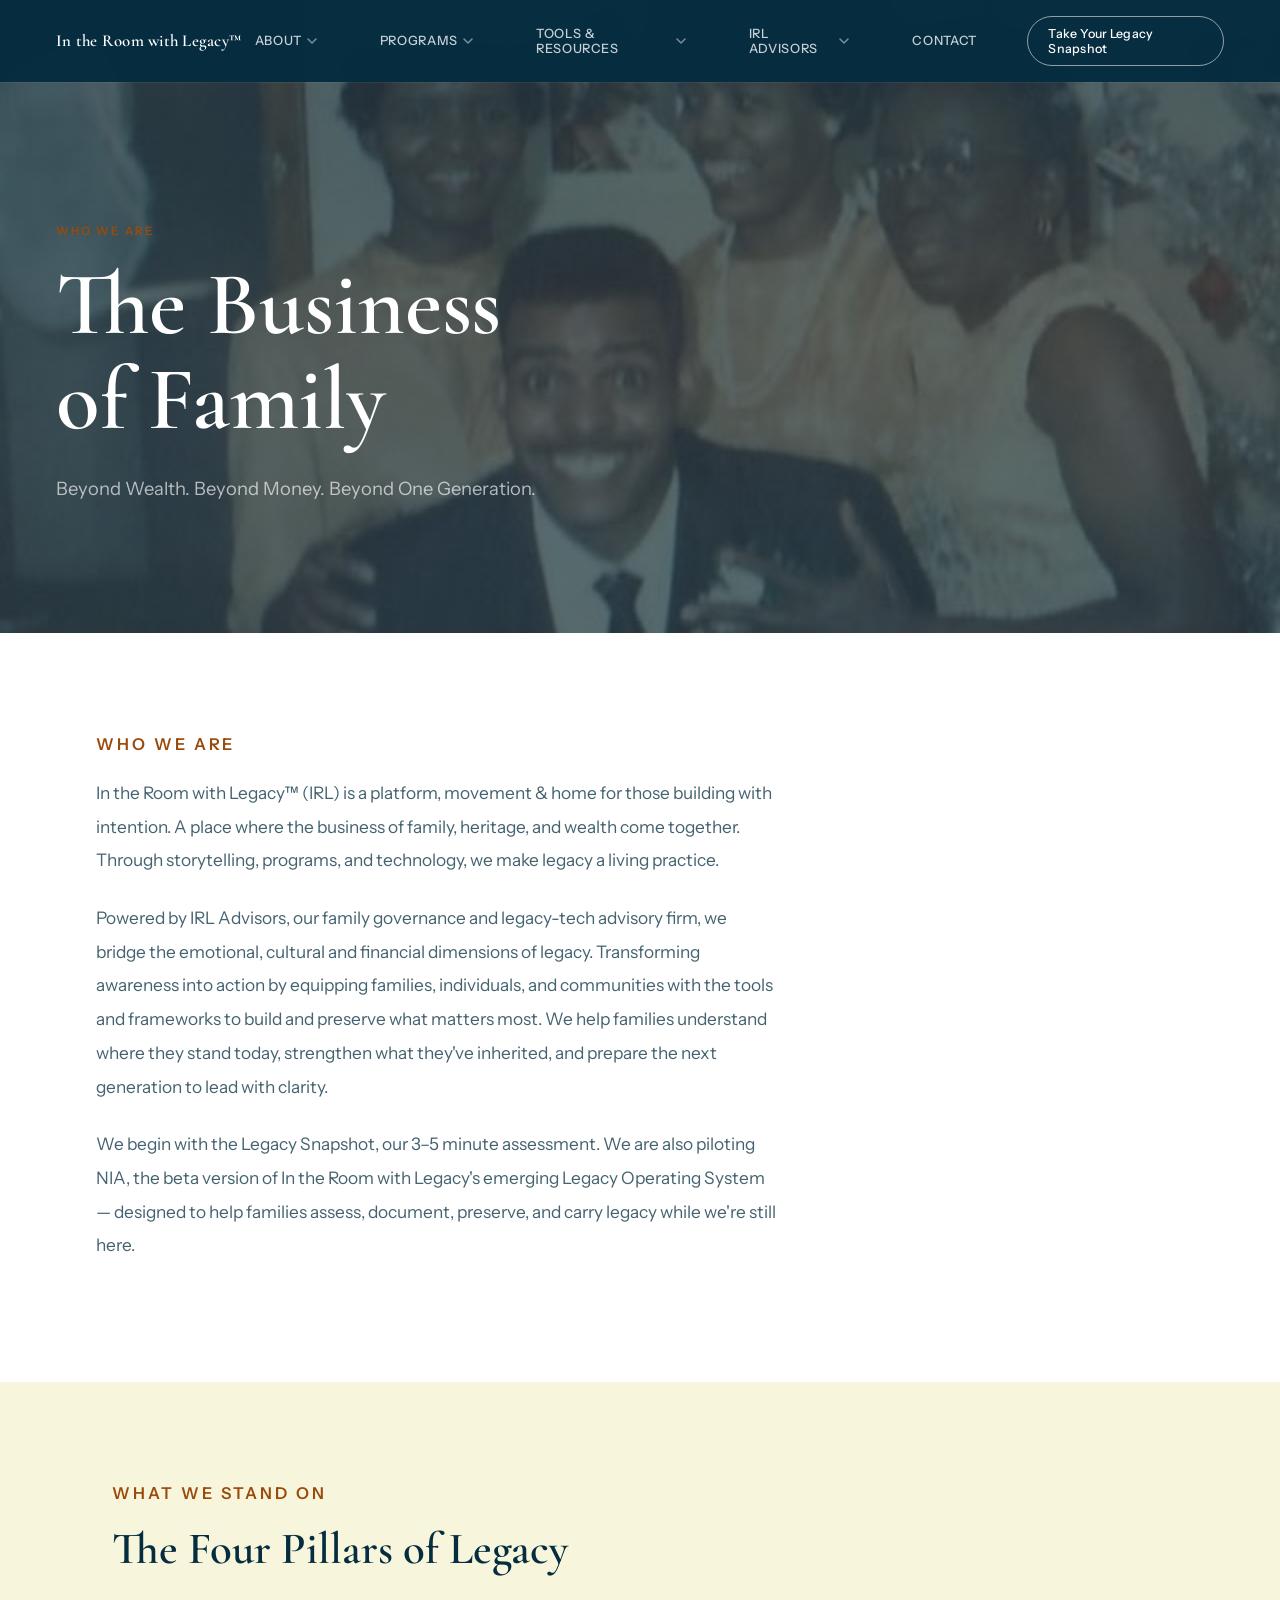
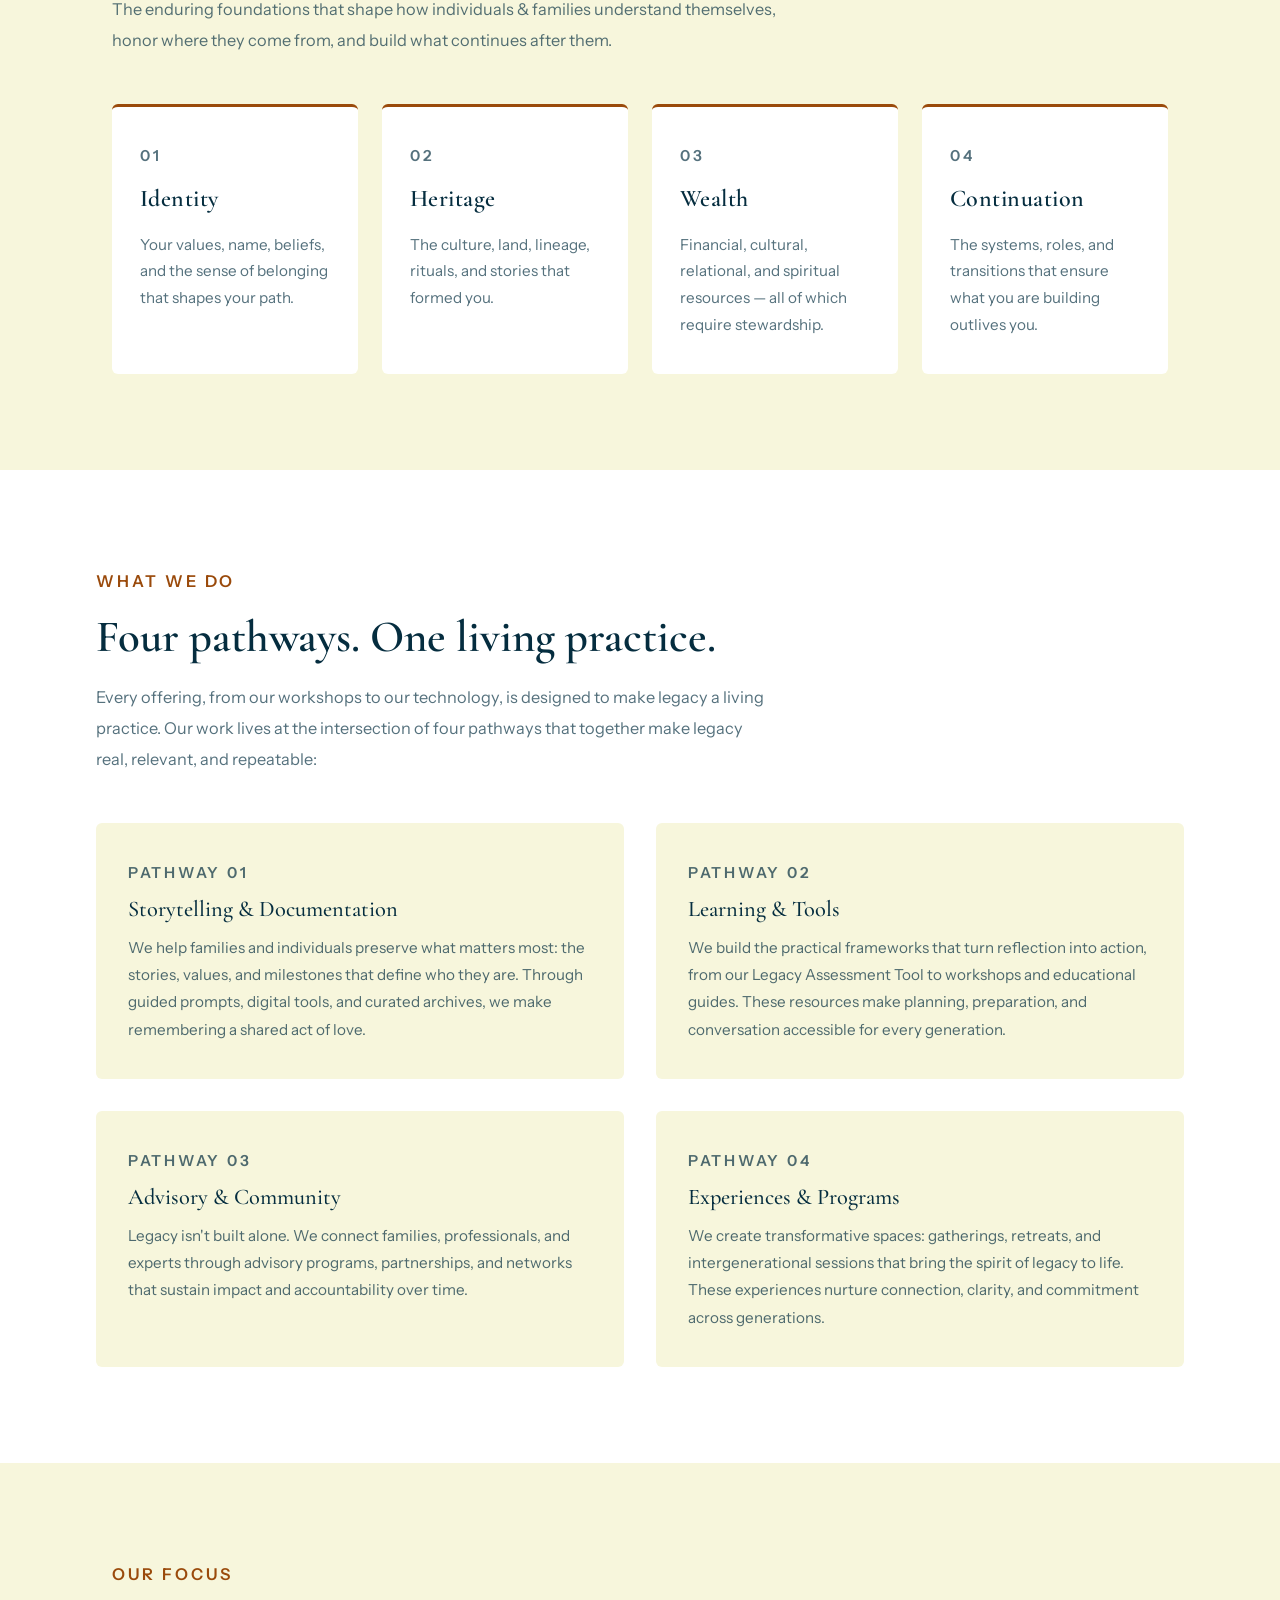
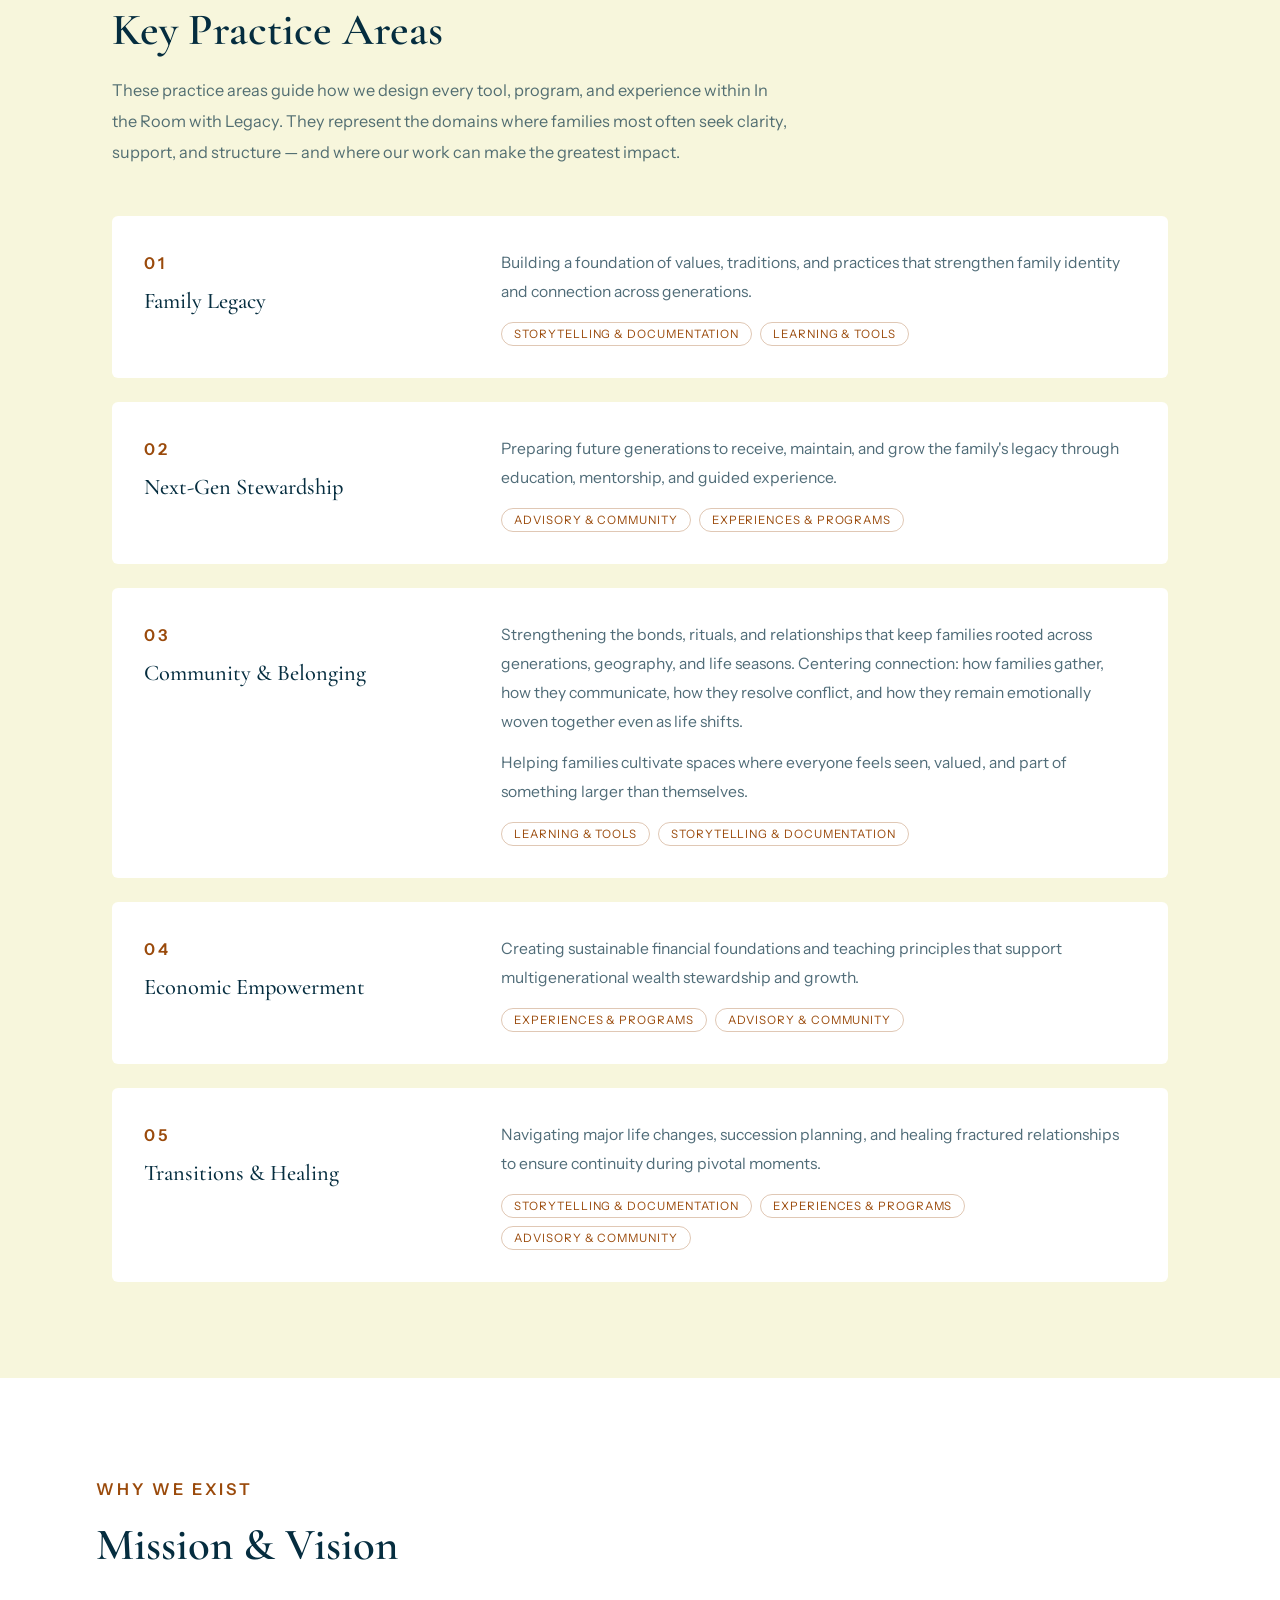
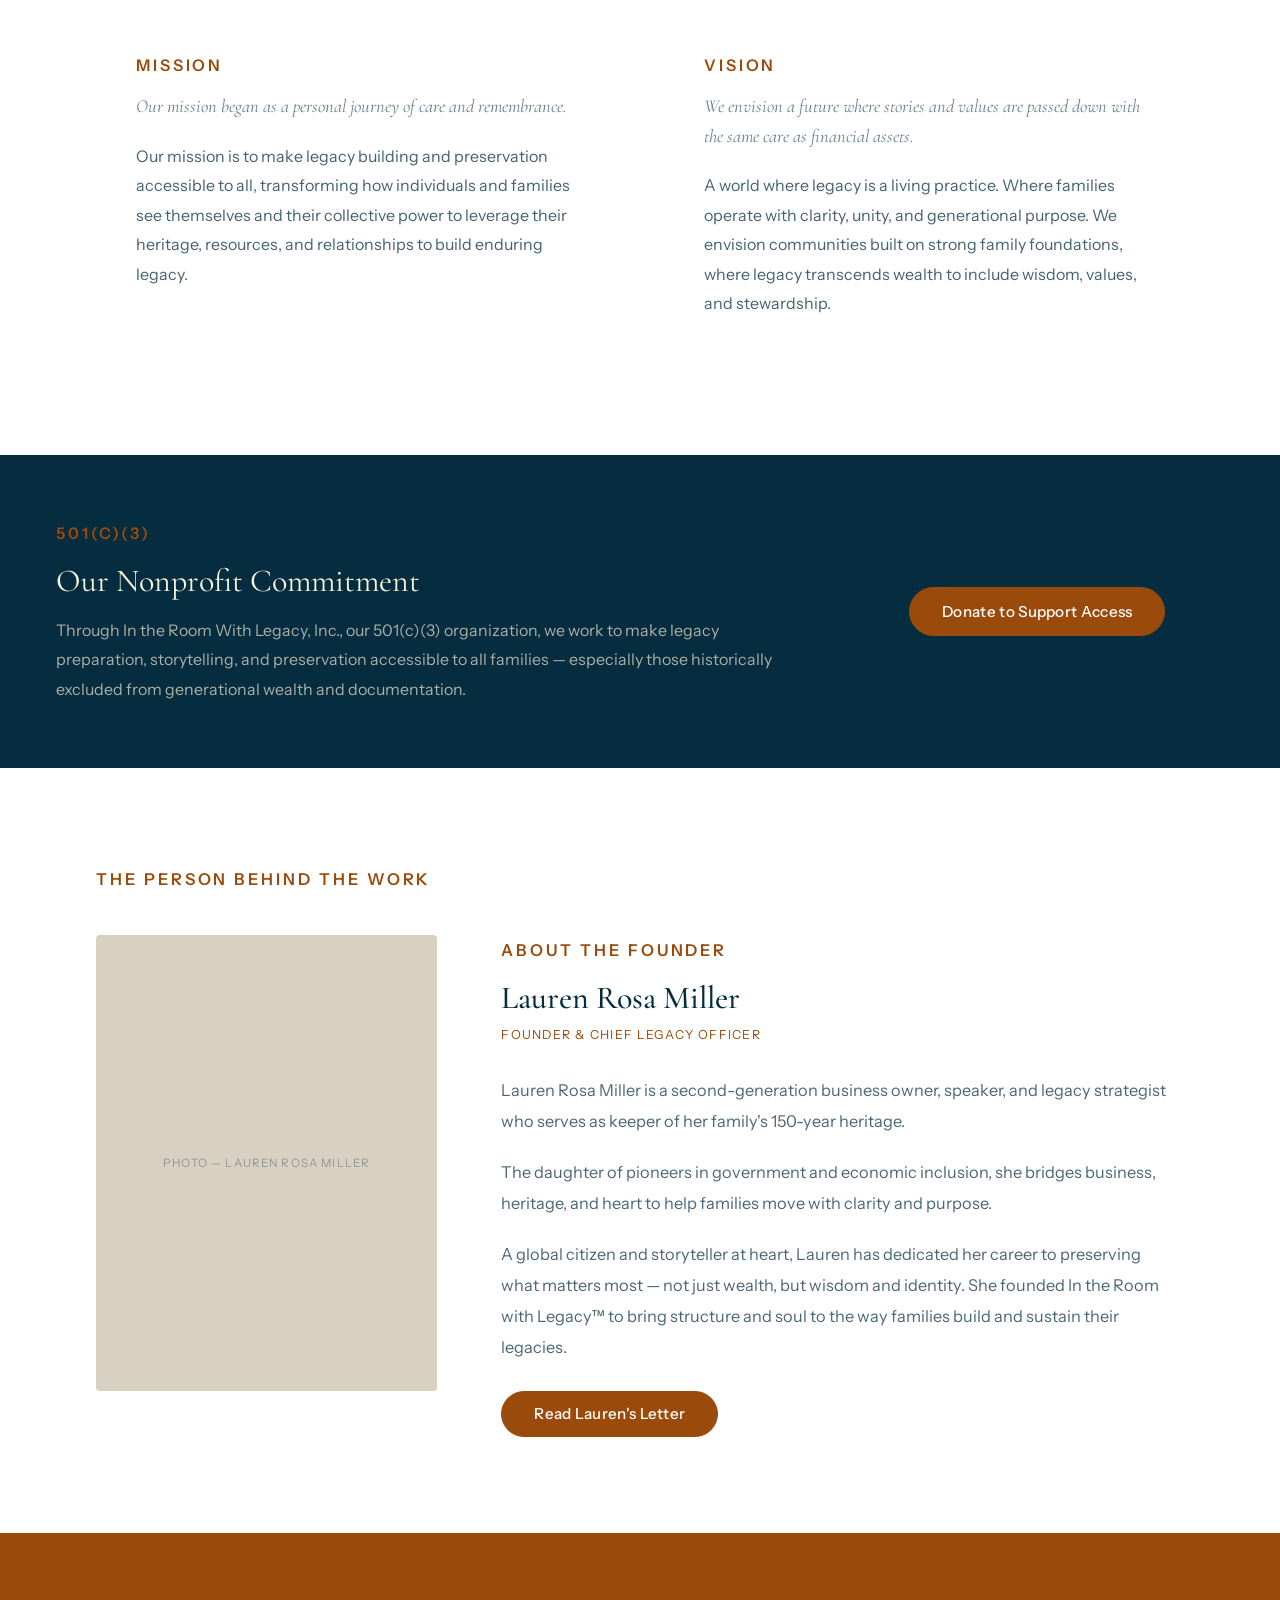
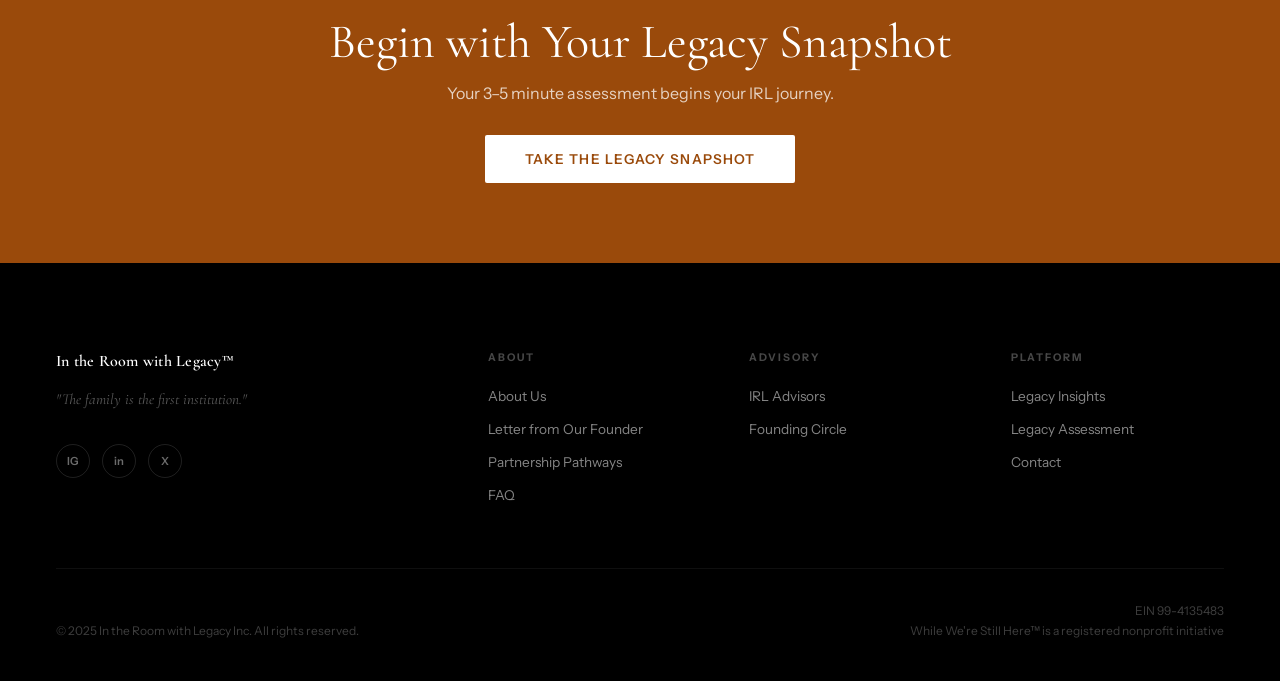
<file: about.html>
<!DOCTYPE html>
<html lang="en">
<head>
  <meta charset="UTF-8">
  <meta name="viewport" content="width=device-width, initial-scale=1.0">
  <title>About Us — In the Room with Legacy™</title>
  <link rel="preconnect" href="https://fonts.googleapis.com">
  <link rel="preconnect" href="https://fonts.gstatic.com" crossorigin>
  <link href="https://fonts.googleapis.com/css2?family=Cormorant+Garamond:ital,wght@0,300;0,400;0,500;0,600;0,700;1,300;1,400;1,500;1,600&family=Instrument+Sans:ital,wght@0,300;0,400;0,500;0,600;1,400&display=swap" rel="stylesheet">
  <link rel="stylesheet" href="styles.css">
  <style>
    /* ── About page hero overrides ── */
    .about-header-bg {
      position: absolute;
      inset: 0;
      background-image: url('pictures/about-us-pic.jpg');
      background-size: cover;
      background-position: center;
      opacity: 0.35;
      z-index: 0;
    }
    .page-header {
      padding: 14rem 3.5rem 8rem;
      min-height: 70vh;
      display: flex;
      align-items: flex-end;
    }
    .page-header-inner { width: 100%; }
    .page-header h1 {
      font-size: clamp(3.5rem, 7vw, 6.5rem);
      max-width: 900px;
    }
    .page-header-sub {
      font-size: 1.15rem;
      max-width: 680px;
    }
    @media (max-width: 768px) {
      .page-header { padding: 10rem 1.5rem 5rem; min-height: 60vh; }
    }

    /* ── Pillars ── */
    .pillars-grid {
      display: grid;
      grid-template-columns: repeat(4, 1fr);
      gap: 1.5rem;
      margin-top: 3rem;
    }
    @media (max-width: 900px) { .pillars-grid { grid-template-columns: 1fr 1fr; } }
    @media (max-width: 540px) { .pillars-grid { grid-template-columns: 1fr; } }

    .pillar-card {
      background: var(--white);
      border-radius: 6px;
      padding: 2.25rem 1.75rem;
      border-top: 3px solid var(--clay);
    }
    .pillar-card .pillar-name {
      font-family: 'Cormorant Garamond', serif;
      font-size: 1.5rem;
      font-weight: 600;
      color: var(--dusk);
      margin: 0.5rem 0 0.75rem;
      letter-spacing: 0.02em;
    }
    .pillar-card p {
      font-size: 0.95rem;
      line-height: 1.75;
      color: rgba(5,45,63,0.68);
      margin: 0;
    }

    /* ── What We Do pathways ── */
    .pathways-grid {
      display: grid;
      grid-template-columns: 1fr 1fr;
      gap: 2rem;
      margin-top: 3rem;
    }
    @media (max-width: 768px) { .pathways-grid { grid-template-columns: 1fr; } }

    .pathway-card {
      background: var(--parchment);
      border-radius: 6px;
      padding: 2.25rem 2rem;
    }
    .pathway-card h3 {
      font-family: 'Cormorant Garamond', serif;
      font-size: 1.4rem;
      font-weight: 500;
      color: var(--dusk);
      margin: 0.5rem 0 0.75rem;
    }
    .pathway-card p {
      font-size: 0.95rem;
      line-height: 1.8;
      color: rgba(5,45,63,0.7);
      margin: 0;
    }

    /* ── Practice Areas ── */
    .practice-list {
      display: flex;
      flex-direction: column;
      gap: 1.5rem;
      margin-top: 3rem;
    }
    .practice-item {
      display: grid;
      grid-template-columns: 1fr 2fr;
      gap: 2.5rem;
      padding: 2rem;
      background: var(--white);
      border-radius: 6px;
      align-items: start;
    }
    @media (max-width: 768px) { .practice-item { grid-template-columns: 1fr; gap: 1rem; } }
    .practice-item-left .eyebrow { color: var(--clay); margin-bottom: 0.5rem; }
    .practice-item-left h3 {
      font-family: 'Cormorant Garamond', serif;
      font-size: 1.4rem;
      font-weight: 500;
      color: var(--dusk);
      margin: 0;
    }
    .practice-item-right p {
      font-size: 0.98rem;
      line-height: 1.85;
      color: rgba(5,45,63,0.7);
      margin: 0 0 0.75rem;
    }
    .practice-item-right p:last-child { margin: 0; }
    .practice-tags {
      display: flex;
      flex-wrap: wrap;
      gap: 0.5rem;
      margin-top: 1rem;
    }
    .practice-tag {
      font-family: 'Instrument Sans', sans-serif;
      font-size: 0.72rem;
      letter-spacing: 0.08em;
      text-transform: uppercase;
      color: var(--clay);
      border: 1px solid rgba(154,74,11,0.3);
      border-radius: 100px;
      padding: 0.25rem 0.75rem;
    }

    /* ── Mission & Vision ── */
    .mv-grid {
      display: grid;
      grid-template-columns: 1fr 1fr;
      gap: 3rem;
      margin-top: 2.5rem;
    }
    @media (max-width: 768px) { .mv-grid { grid-template-columns: 1fr; } }
    .mv-card {
      padding: 2.5rem;
      background: var(--white);
      border-radius: 6px;
    }
    .mv-card .eyebrow { color: var(--clay); margin-bottom: 0.75rem; }
    .mv-card .mv-intro {
      font-family: 'Cormorant Garamond', serif;
      font-size: 1.15rem;
      font-style: italic;
      color: rgba(5,45,63,0.6);
      margin-bottom: 1.25rem;
      line-height: 1.6;
    }
    .mv-card p {
      font-size: 1rem;
      line-height: 1.85;
      color: rgba(5,45,63,0.75);
      margin: 0;
    }

    /* ── Founder ── */
    .founder-grid {
      display: grid;
      grid-template-columns: 1fr 2fr;
      gap: 4rem;
      align-items: start;
    }
    @media (max-width: 768px) { .founder-grid { grid-template-columns: 1fr; gap: 2rem; } }
    .founder-photo {
      width: 100%;
      aspect-ratio: 3 / 4;
      background: var(--stone);
      border-radius: 4px;
      display: flex;
      align-items: center;
      justify-content: center;
      overflow: hidden;
    }
    .founder-photo img {
      width: 100%;
      height: 100%;
      object-fit: cover;
    }
    .founder-photo-label {
      font-family: 'Instrument Sans', sans-serif;
      font-size: 0.72rem;
      letter-spacing: 0.1em;
      text-transform: uppercase;
      color: rgba(5,45,63,0.35);
    }
    .founder-text .eyebrow { color: var(--clay); margin-bottom: 0.75rem; }
    .founder-text h3 {
      font-family: 'Cormorant Garamond', serif;
      font-size: clamp(1.6rem, 2.5vw, 2.2rem);
      font-weight: 500;
      color: var(--dusk);
      margin-bottom: 0.35rem;
    }
    .founder-text .founder-role {
      font-family: 'Instrument Sans', sans-serif;
      font-size: 0.78rem;
      letter-spacing: 0.1em;
      text-transform: uppercase;
      color: var(--clay);
      margin-bottom: 1.75rem;
    }
    .founder-text p {
      font-size: 1.02rem;
      line-height: 1.9;
      color: rgba(5,45,63,0.72);
      margin-bottom: 1.25rem;
    }
    .founder-text p:last-of-type { margin-bottom: 1.75rem; }

    /* ── Nonprofit band ── */
    .nonprofit-band {
      background: var(--dusk);
      padding: 4rem 3.5rem;
    }
    .nonprofit-band-inner {
      max-width: var(--max-width);
      margin: 0 auto;
      display: grid;
      grid-template-columns: 2fr 1fr;
      gap: 3rem;
      align-items: center;
    }
    @media (max-width: 768px) {
      .nonprofit-band { padding: 3rem 1.5rem; }
      .nonprofit-band-inner { grid-template-columns: 1fr; gap: 2rem; }
    }
    .nonprofit-band .eyebrow { color: var(--clay); margin-bottom: 0.75rem; }
    .nonprofit-band h2 {
      font-family: 'Cormorant Garamond', serif;
      font-size: clamp(1.6rem, 2.5vw, 2.2rem);
      font-weight: 400;
      color: var(--parchment);
      margin-bottom: 1rem;
    }
    .nonprofit-band p {
      font-size: 1rem;
      line-height: 1.85;
      color: rgba(237,224,204,0.72);
      margin: 0;
    }

    /* ── CTA band ── */
    .cta-band {
      background: var(--clay);
      padding: 5rem 3.5rem;
      text-align: center;
    }
    .cta-band h2 {
      font-family: 'Cormorant Garamond', serif;
      font-size: clamp(2rem, 4vw, 3rem);
      font-weight: 400;
      color: var(--white);
      margin-bottom: 0.75rem;
    }
    .cta-band p {
      font-size: 1rem;
      color: rgba(255,255,255,0.75);
      margin-bottom: 2rem;
    }
    .btn-white {
      background: var(--white);
      color: var(--clay);
      font-family: 'Instrument Sans', sans-serif;
      font-size: 0.85rem;
      letter-spacing: 0.08em;
      text-transform: uppercase;
      font-weight: 600;
      padding: 1rem 2.5rem;
      border-radius: 2px;
      text-decoration: none;
      display: inline-block;
      transition: opacity 0.2s;
    }
    .btn-white:hover { opacity: 0.88; }
  </style>
</head>
<body>

  <!-- NAV -->
  <nav id="nav" class="scrolled">
    <a href="index.html" class="nav-logo">In the Room with Legacy™</a>
    <div class="hamburger" id="hamburger" aria-label="Menu" role="button" tabindex="0">
      <span></span><span></span><span></span>
    </div>
    <ul class="nav-links" id="desktop-nav">
      <li class="nav-item has-dropdown">
        <a href="javascript:void(0)" class="nav-item-trigger">About <svg class="nav-arrow" width="10" height="6" viewBox="0 0 10 6" fill="none" aria-hidden="true"><path d="M1 1L5 5L9 1" stroke="currentColor" stroke-width="1.5" stroke-linecap="round" stroke-linejoin="round"/></svg></a>
        <div class="nav-dropdown">
          <a href="about.html">About Us</a>
          <a href="founder-letter.html">Letter from Our Founder</a>
          <a href="partnership-pathways.html">Partnership Pathways</a>
          <a href="faq.html">Frequently Asked Questions</a>
        </div>
      </li>
      <li class="nav-item has-dropdown">
        <a href="javascript:void(0)" class="nav-item-trigger">Programs <svg class="nav-arrow" width="10" height="6" viewBox="0 0 10 6" fill="none" aria-hidden="true"><path d="M1 1L5 5L9 1" stroke="currentColor" stroke-width="1.5" stroke-linecap="round" stroke-linejoin="round"/></svg></a>
        <div class="nav-dropdown">
          <a href="programs.html">Programs</a>
          <a href="while-were-still-here.html">While We're Still Here</a>
        </div>
      </li>
      <li class="nav-item has-dropdown">
        <a href="javascript:void(0)" class="nav-item-trigger">Tools &amp; Resources <svg class="nav-arrow" width="10" height="6" viewBox="0 0 10 6" fill="none" aria-hidden="true"><path d="M1 1L5 5L9 1" stroke="currentColor" stroke-width="1.5" stroke-linecap="round" stroke-linejoin="round"/></svg></a>
        <div class="nav-dropdown">
          <a href="legacy-insights.html">Legacy Insights, Tools &amp; Resources</a>
          <a href="legacy-assessment.html">Legacy Assessment</a>
        </div>
      </li>
      <li class="nav-item has-dropdown">
        <a href="javascript:void(0)" class="nav-item-trigger">IRL Advisors <svg class="nav-arrow" width="10" height="6" viewBox="0 0 10 6" fill="none" aria-hidden="true"><path d="M1 1L5 5L9 1" stroke="currentColor" stroke-width="1.5" stroke-linecap="round" stroke-linejoin="round"/></svg></a>
        <div class="nav-dropdown">
          <a href="irl-advisor.html">IRL Advisor</a>
          <a href="founding-circle.html">Founding Circle</a>
        </div>
      </li>
      <li class="nav-item"><a href="contact.html">Contact</a></li>
      <li class="nav-item"><a href="https://form.typeform.com/to/YOUR_LINK" target="_blank" rel="noopener" class="nav-cta-link">Take Your Legacy Snapshot</a></li>
    </ul>
  </nav>

  <div class="nav-mobile-overlay" id="mobile-menu">
    <a href="index.html"                onclick="closeMobile()">Home</a>
    <a href="about.html"                onclick="closeMobile()">About Us</a>
    <a href="founder-letter.html"       onclick="closeMobile()">Letter from Our Founder</a>
    <a href="partnership-pathways.html" onclick="closeMobile()">Partnership Pathways</a>
    <a href="faq.html"                  onclick="closeMobile()">FAQ</a>
    <a href="contact.html"              onclick="closeMobile()">Contact</a>
    <a href="https://form.typeform.com/to/YOUR_LINK" target="_blank" class="mobile-cta">Take Your Legacy Snapshot →</a>
  </div>

  <!-- PAGE HEADER -->
  <section class="page-header">
    <div class="about-header-bg"></div>
    <div class="page-header-inner">
      <p class="eyebrow reveal">Who We Are</p>
      <h1 class="reveal reveal-delay-1">The Business<br>of Family</h1>
      <p class="page-header-sub reveal reveal-delay-2">
        Beyond Wealth. Beyond Money. Beyond One Generation.
      </p>
    </div>
  </section>

  <!-- WHO WE ARE -->
  <section style="background: var(--white);">
    <div class="page-section">
      <p class="eyebrow reveal" style="color: var(--clay); margin-bottom: 1rem;">Who We Are</p>
      <p class="reveal reveal-delay-1" style="font-size: 1.08rem; line-height: 1.95; color: rgba(5,45,63,0.75); margin-bottom: 1.5rem;">
        In the Room with Legacy™ (IRL) is a platform, movement &amp; home for those building with intention. A place where the business of family, heritage, and wealth come together. Through storytelling, programs, and technology, we make legacy a living practice.
      </p>
      <p class="reveal reveal-delay-2" style="font-size: 1.08rem; line-height: 1.95; color: rgba(5,45,63,0.75); margin-bottom: 1.5rem;">
        Powered by IRL Advisors, our family governance and legacy-tech advisory firm, we bridge the emotional, cultural and financial dimensions of legacy. Transforming awareness into action by equipping families, individuals, and communities with the tools and frameworks to build and preserve what matters most. We help families understand where they stand today, strengthen what they've inherited, and prepare the next generation to lead with clarity.
      </p>
      <p class="reveal reveal-delay-3" style="font-size: 1.08rem; line-height: 1.95; color: rgba(5,45,63,0.75);">
        We begin with the Legacy Snapshot, our 3–5 minute assessment. We are also piloting NIA, the beta version of In the Room with Legacy's emerging Legacy Operating System — designed to help families assess, document, preserve, and carry legacy while we're still here.
      </p>
    </div>
  </section>

  <!-- FOUR PILLARS -->
  <div class="page-section-full">
    <div class="page-section">
      <p class="eyebrow reveal" style="color: var(--clay); margin-bottom: 1rem;">What We Stand On</p>
      <h2 class="reveal reveal-delay-1">The Four Pillars of Legacy</h2>
      <p class="reveal reveal-delay-2">
        The enduring foundations that shape how individuals &amp; families understand themselves, honor where they come from, and build what continues after them.
      </p>
      <div class="pillars-grid">
        <div class="pillar-card reveal">
          <p class="eyebrow">01</p>
          <p class="pillar-name">Identity</p>
          <p>Your values, name, beliefs, and the sense of belonging that shapes your path.</p>
        </div>
        <div class="pillar-card reveal reveal-delay-1">
          <p class="eyebrow">02</p>
          <p class="pillar-name">Heritage</p>
          <p>The culture, land, lineage, rituals, and stories that formed you.</p>
        </div>
        <div class="pillar-card reveal reveal-delay-2">
          <p class="eyebrow">03</p>
          <p class="pillar-name">Wealth</p>
          <p>Financial, cultural, relational, and spiritual resources — all of which require stewardship.</p>
        </div>
        <div class="pillar-card reveal reveal-delay-3">
          <p class="eyebrow">04</p>
          <p class="pillar-name">Continuation</p>
          <p>The systems, roles, and transitions that ensure what you are building outlives you.</p>
        </div>
      </div>
    </div>
  </div>

  <!-- WHAT WE DO -->
  <section style="background: var(--white);">
    <div class="page-section">
      <p class="eyebrow reveal" style="color: var(--clay); margin-bottom: 1rem;">What We Do</p>
      <h2 class="reveal reveal-delay-1">Four pathways. One living practice.</h2>
      <p class="reveal reveal-delay-2">
        Every offering, from our workshops to our technology, is designed to make legacy a living practice. Our work lives at the intersection of four pathways that together make legacy real, relevant, and repeatable:
      </p>
      <div class="pathways-grid">
        <div class="pathway-card reveal">
          <p class="eyebrow">Pathway 01</p>
          <h3>Storytelling &amp; Documentation</h3>
          <p>We help families and individuals preserve what matters most: the stories, values, and milestones that define who they are. Through guided prompts, digital tools, and curated archives, we make remembering a shared act of love.</p>
        </div>
        <div class="pathway-card reveal reveal-delay-1">
          <p class="eyebrow">Pathway 02</p>
          <h3>Learning &amp; Tools</h3>
          <p>We build the practical frameworks that turn reflection into action, from our Legacy Assessment Tool to workshops and educational guides. These resources make planning, preparation, and conversation accessible for every generation.</p>
        </div>
        <div class="pathway-card reveal reveal-delay-2">
          <p class="eyebrow">Pathway 03</p>
          <h3>Advisory &amp; Community</h3>
          <p>Legacy isn't built alone. We connect families, professionals, and experts through advisory programs, partnerships, and networks that sustain impact and accountability over time.</p>
        </div>
        <div class="pathway-card reveal reveal-delay-3">
          <p class="eyebrow">Pathway 04</p>
          <h3>Experiences &amp; Programs</h3>
          <p>We create transformative spaces: gatherings, retreats, and intergenerational sessions that bring the spirit of legacy to life. These experiences nurture connection, clarity, and commitment across generations.</p>
        </div>
      </div>
    </div>
  </section>

  <!-- KEY PRACTICE AREAS -->
  <div class="page-section-full">
    <div class="page-section">
      <p class="eyebrow reveal" style="color: var(--clay); margin-bottom: 1rem;">Our Focus</p>
      <h2 class="reveal reveal-delay-1">Key Practice Areas</h2>
      <p class="reveal reveal-delay-2">
        These practice areas guide how we design every tool, program, and experience within In the Room with Legacy. They represent the domains where families most often seek clarity, support, and structure — and where our work can make the greatest impact.
      </p>
      <div class="practice-list">

        <div class="practice-item reveal">
          <div class="practice-item-left">
            <p class="eyebrow">01</p>
            <h3>Family Legacy</h3>
          </div>
          <div class="practice-item-right">
            <p>Building a foundation of values, traditions, and practices that strengthen family identity and connection across generations.</p>
            <div class="practice-tags">
              <span class="practice-tag">Storytelling &amp; Documentation</span>
              <span class="practice-tag">Learning &amp; Tools</span>
            </div>
          </div>
        </div>

        <div class="practice-item reveal reveal-delay-1">
          <div class="practice-item-left">
            <p class="eyebrow">02</p>
            <h3>Next-Gen Stewardship</h3>
          </div>
          <div class="practice-item-right">
            <p>Preparing future generations to receive, maintain, and grow the family's legacy through education, mentorship, and guided experience.</p>
            <div class="practice-tags">
              <span class="practice-tag">Advisory &amp; Community</span>
              <span class="practice-tag">Experiences &amp; Programs</span>
            </div>
          </div>
        </div>

        <div class="practice-item reveal reveal-delay-2">
          <div class="practice-item-left">
            <p class="eyebrow">03</p>
            <h3>Community &amp; Belonging</h3>
          </div>
          <div class="practice-item-right">
            <p>Strengthening the bonds, rituals, and relationships that keep families rooted across generations, geography, and life seasons. Centering connection: how families gather, how they communicate, how they resolve conflict, and how they remain emotionally woven together even as life shifts.</p>
            <p>Helping families cultivate spaces where everyone feels seen, valued, and part of something larger than themselves.</p>
            <div class="practice-tags">
              <span class="practice-tag">Learning &amp; Tools</span>
              <span class="practice-tag">Storytelling &amp; Documentation</span>
            </div>
          </div>
        </div>

        <div class="practice-item reveal reveal-delay-3">
          <div class="practice-item-left">
            <p class="eyebrow">04</p>
            <h3>Economic Empowerment</h3>
          </div>
          <div class="practice-item-right">
            <p>Creating sustainable financial foundations and teaching principles that support multigenerational wealth stewardship and growth.</p>
            <div class="practice-tags">
              <span class="practice-tag">Experiences &amp; Programs</span>
              <span class="practice-tag">Advisory &amp; Community</span>
            </div>
          </div>
        </div>

        <div class="practice-item reveal reveal-delay-3">
          <div class="practice-item-left">
            <p class="eyebrow">05</p>
            <h3>Transitions &amp; Healing</h3>
          </div>
          <div class="practice-item-right">
            <p>Navigating major life changes, succession planning, and healing fractured relationships to ensure continuity during pivotal moments.</p>
            <div class="practice-tags">
              <span class="practice-tag">Storytelling &amp; Documentation</span>
              <span class="practice-tag">Experiences &amp; Programs</span>
              <span class="practice-tag">Advisory &amp; Community</span>
            </div>
          </div>
        </div>

      </div>
    </div>
  </div>

  <!-- MISSION & VISION -->
  <section style="background: var(--white);">
    <div class="page-section">
      <p class="eyebrow reveal" style="color: var(--clay); margin-bottom: 1rem;">Why We Exist</p>
      <h2 class="reveal reveal-delay-1">Mission &amp; Vision</h2>
      <div class="mv-grid">
        <div class="mv-card reveal reveal-delay-2">
          <p class="eyebrow">Mission</p>
          <p class="mv-intro">Our mission began as a personal journey of care and remembrance.</p>
          <p>Our mission is to make legacy building and preservation accessible to all, transforming how individuals and families see themselves and their collective power to leverage their heritage, resources, and relationships to build enduring legacy.</p>
        </div>
        <div class="mv-card reveal reveal-delay-3">
          <p class="eyebrow">Vision</p>
          <p class="mv-intro">We envision a future where stories and values are passed down with the same care as financial assets.</p>
          <p>A world where legacy is a living practice. Where families operate with clarity, unity, and generational purpose. We envision communities built on strong family foundations, where legacy transcends wealth to include wisdom, values, and stewardship.</p>
        </div>
      </div>
    </div>
  </section>

  <!-- NONPROFIT COMMITMENT -->
  <div class="nonprofit-band">
    <div class="nonprofit-band-inner">
      <div>
        <p class="eyebrow reveal" style="color: var(--clay);">501(c)(3)</p>
        <h2 class="reveal reveal-delay-1">Our Nonprofit Commitment</h2>
        <p class="reveal reveal-delay-2">
          Through In the Room With Legacy, Inc., our 501(c)(3) organization, we work to make legacy preparation, storytelling, and preservation accessible to all families — especially those historically excluded from generational wealth and documentation.
        </p>
      </div>
      <div class="reveal reveal-delay-3" style="text-align: center;">
        <a href="contact.html" class="btn btn-clay" style="font-size: 0.95rem; padding: 1rem 2rem;">
          Donate to Support Access
        </a>
      </div>
    </div>
  </div>

  <!-- ABOUT THE FOUNDER -->
  <section style="background: var(--white);">
    <div class="page-section">
      <p class="eyebrow reveal" style="color: var(--clay); margin-bottom: 2.5rem;">The Person Behind the Work</p>
      <div class="founder-grid">
        <div class="reveal">
          <div class="founder-photo">
            <!-- To add photo: <img src="pictures/lauren-founder.jpg" alt="Lauren Rosa Miller"> -->
            <span class="founder-photo-label">Photo — Lauren Rosa Miller</span>
          </div>
        </div>
        <div class="founder-text reveal reveal-delay-1">
          <p class="eyebrow">About the Founder</p>
          <h3>Lauren Rosa Miller</h3>
          <p class="founder-role">Founder &amp; Chief Legacy Officer</p>
          <p>
            Lauren Rosa Miller is a second-generation business owner, speaker, and legacy strategist who serves as keeper of her family's 150-year heritage.
          </p>
          <p>
            The daughter of pioneers in government and economic inclusion, she bridges business, heritage, and heart to help families move with clarity and purpose.
          </p>
          <p>
            A global citizen and storyteller at heart, Lauren has dedicated her career to preserving what matters most — not just wealth, but wisdom and identity. She founded In the Room with Legacy™ to bring structure and soul to the way families build and sustain their legacies.
          </p>
          <a href="founder-letter.html" class="btn btn-clay" style="font-size: 0.95rem; padding: 0.9rem 2rem;">
            Read Lauren's Letter
          </a>
        </div>
      </div>
    </div>
  </section>

  <!-- CTA BAND -->
  <div class="cta-band">
    <h2 class="reveal">Begin with Your Legacy Snapshot</h2>
    <p class="reveal reveal-delay-1">Your 3–5 minute assessment begins your IRL journey.</p>
    <a href="https://form.typeform.com/to/YOUR_LINK" target="_blank" rel="noopener" class="btn-white reveal reveal-delay-2">
      Take the Legacy Snapshot
    </a>
  </div>

  <!-- FOOTER -->
  <footer>
    <div class="footer-grid">
      <div class="footer-brand">
        <a href="index.html" class="footer-brand-logo">In the Room with Legacy™</a>
        <p class="footer-tagline">"The family is the first institution."</p>
        <div class="footer-socials">
          <a href="#" aria-label="Instagram">IG</a>
          <a href="#" aria-label="LinkedIn">in</a>
          <a href="#" aria-label="X / Twitter">X</a>
        </div>
      </div>
      <div class="footer-col">
        <p class="footer-col-head">About</p>
        <ul>
          <li><a href="about.html">About Us</a></li>
          <li><a href="founder-letter.html">Letter from Our Founder</a></li>
          <li><a href="partnership-pathways.html">Partnership Pathways</a></li>
          <li><a href="faq.html">FAQ</a></li>
        </ul>
      </div>
      <div class="footer-col">
        <p class="footer-col-head">Advisory</p>
        <ul>
          <li><a href="irl-advisor.html">IRL Advisors</a></li>
          <li><a href="founding-circle.html">Founding Circle</a></li>
        </ul>
      </div>
      <div class="footer-col">
        <p class="footer-col-head">Platform</p>
        <ul>
          <li><a href="legacy-insights.html">Legacy Insights</a></li>
          <li><a href="legacy-assessment.html">Legacy Assessment</a></li>
          <li><a href="contact.html">Contact</a></li>
        </ul>
      </div>
    </div>
    <div class="footer-bottom">
      <p>© 2025 In the Room with Legacy Inc. All rights reserved.</p>
      <p class="footer-ein">EIN 99-4135483<br>While We're Still Here™ is a registered nonprofit initiative</p>
    </div>
  </footer>

  <script>
    document.getElementById('nav').classList.add('scrolled');
    document.querySelectorAll('.nav-item.has-dropdown').forEach(item => {
      item.querySelector('.nav-item-trigger').addEventListener('click', (e) => {
        e.stopPropagation();
        const isOpen = item.classList.contains('open');
        document.querySelectorAll('.nav-item.has-dropdown').forEach(i => i.classList.remove('open'));
        if (!isOpen) item.classList.add('open');
      });
    });
    document.addEventListener('click', () => document.querySelectorAll('.nav-item.has-dropdown').forEach(i => i.classList.remove('open')));
    const hamburger = document.getElementById('hamburger');
    const mobileMenu = document.getElementById('mobile-menu');
    function closeMobile() { hamburger.classList.remove('active'); mobileMenu.classList.remove('open'); document.body.style.overflow = ''; }
    hamburger.addEventListener('click', () => { const open = mobileMenu.classList.contains('open'); open ? closeMobile() : (hamburger.classList.add('active'), mobileMenu.classList.add('open'), document.body.style.overflow = 'hidden'); });
    const observer = new IntersectionObserver((entries) => { entries.forEach(e => { if (e.isIntersecting) { e.target.classList.add('visible'); observer.unobserve(e.target); } }); }, { threshold: 0.1 });
    document.querySelectorAll('.reveal').forEach(el => observer.observe(el));
  </script>
</body>
</html>
</file>
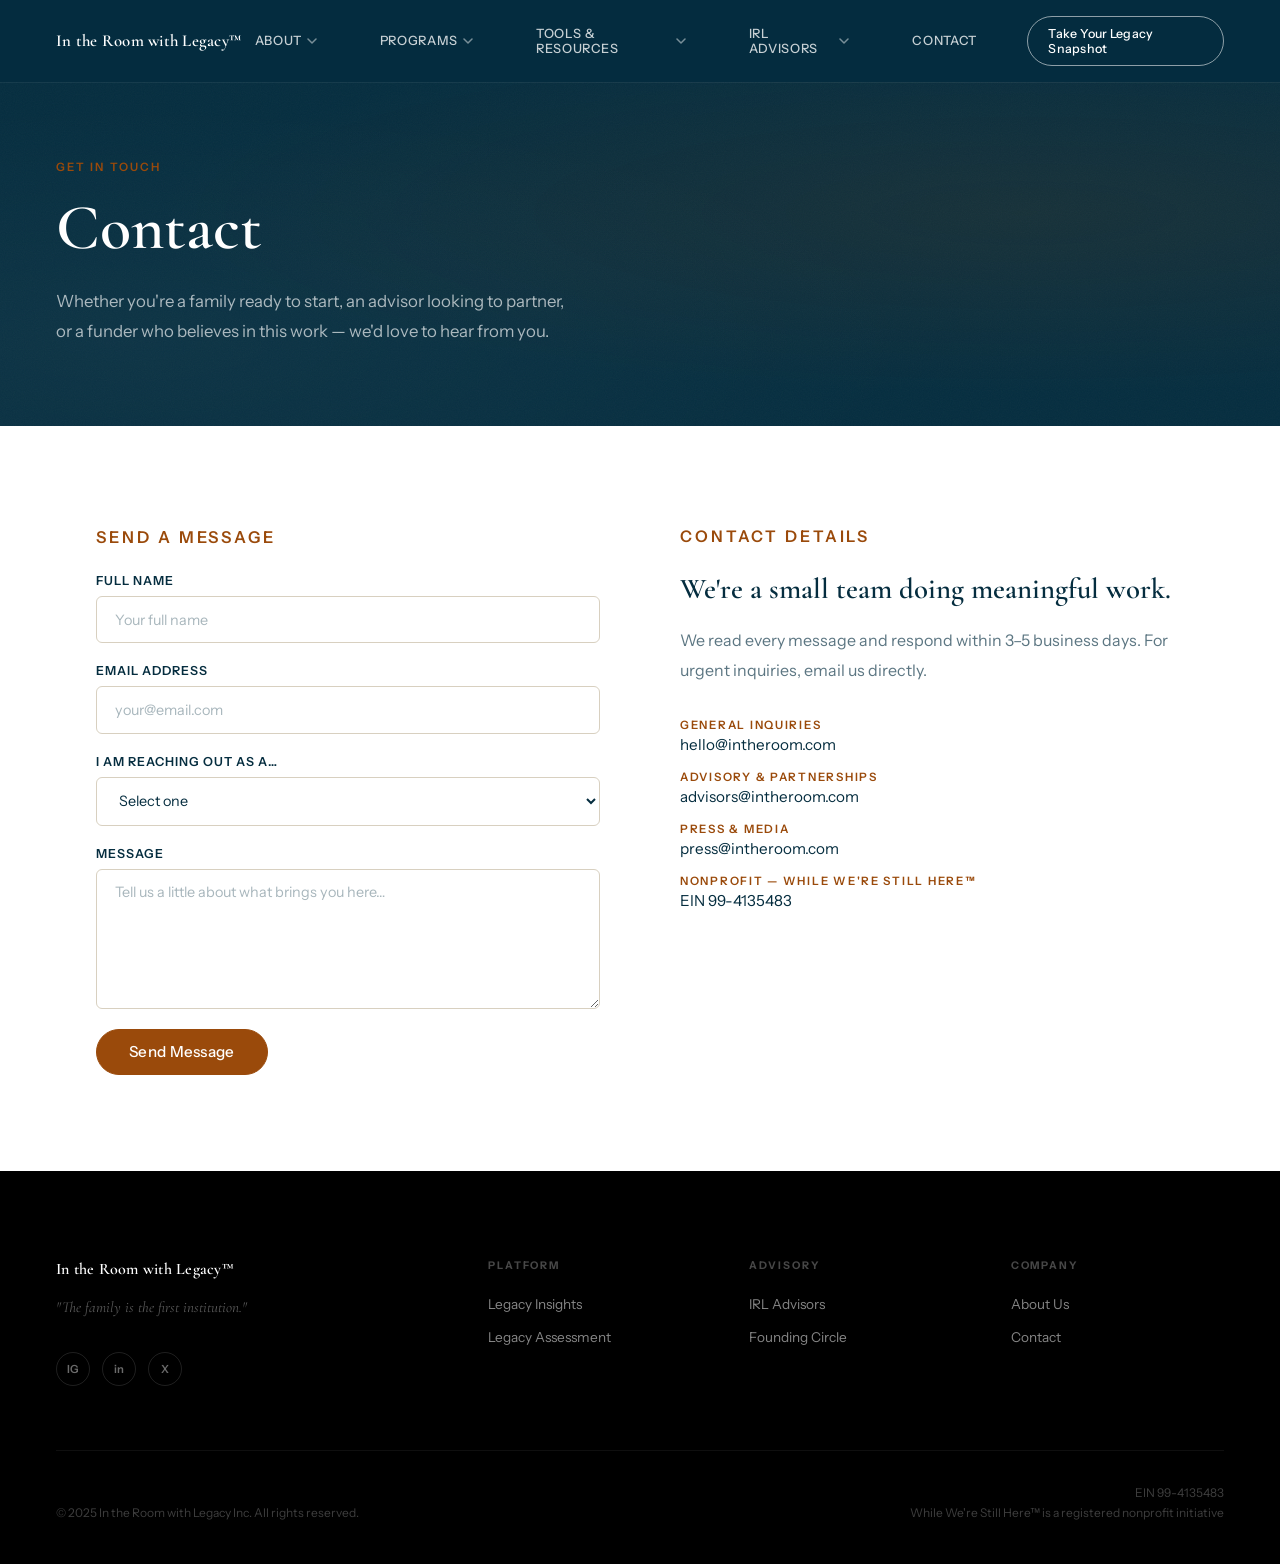
<file: contact.html>
<!DOCTYPE html>
<html lang="en">
<head>
  <meta charset="UTF-8">
  <meta name="viewport" content="width=device-width, initial-scale=1.0">
  <title>Contact — In the Room with Legacy™</title>
  <link rel="preconnect" href="https://fonts.googleapis.com">
  <link rel="preconnect" href="https://fonts.gstatic.com" crossorigin>
  <link href="https://fonts.googleapis.com/css2?family=Cormorant+Garamond:ital,wght@0,300;0,400;0,500;0,600;0,700;1,300;1,400;1,500;1,600&family=Instrument+Sans:ital,wght@0,300;0,400;0,500;0,600;1,400&display=swap" rel="stylesheet">
  <link rel="stylesheet" href="styles.css">
</head>
<body>

  <!-- NAV -->
  <nav id="nav" class="scrolled">
    <a href="index.html" class="nav-logo">In the Room with Legacy™</a>
    <div class="hamburger" id="hamburger" aria-label="Menu" role="button" tabindex="0">
      <span></span><span></span><span></span>
    </div>
    <ul class="nav-links" id="desktop-nav">
      <li class="nav-item has-dropdown">
        <a href="javascript:void(0)" class="nav-item-trigger">About <svg class="nav-arrow" width="10" height="6" viewBox="0 0 10 6" fill="none" aria-hidden="true"><path d="M1 1L5 5L9 1" stroke="currentColor" stroke-width="1.5" stroke-linecap="round" stroke-linejoin="round"/></svg></a>
        <div class="nav-dropdown">
          <a href="about.html">About Us</a>
          <a href="founder-letter.html">Letter from Our Founder</a>
          <a href="partnership-pathways.html">Partnership Pathways</a>
          <a href="faq.html">Frequently Asked Questions</a>
        </div>
      </li>
      <li class="nav-item has-dropdown">
        <a href="javascript:void(0)" class="nav-item-trigger">Programs <svg class="nav-arrow" width="10" height="6" viewBox="0 0 10 6" fill="none" aria-hidden="true"><path d="M1 1L5 5L9 1" stroke="currentColor" stroke-width="1.5" stroke-linecap="round" stroke-linejoin="round"/></svg></a>
        <div class="nav-dropdown">
          <a href="programs.html">Programs</a>
          <a href="while-were-still-here.html">While We're Still Here</a>
        </div>
      </li>
      <li class="nav-item has-dropdown">
        <a href="javascript:void(0)" class="nav-item-trigger">Tools &amp; Resources <svg class="nav-arrow" width="10" height="6" viewBox="0 0 10 6" fill="none" aria-hidden="true"><path d="M1 1L5 5L9 1" stroke="currentColor" stroke-width="1.5" stroke-linecap="round" stroke-linejoin="round"/></svg></a>
        <div class="nav-dropdown">
          <a href="legacy-insights.html">Legacy Insights, Tools &amp; Resources</a>
          <a href="legacy-assessment.html">Legacy Assessment</a>
        </div>
      </li>
      <li class="nav-item has-dropdown">
        <a href="javascript:void(0)" class="nav-item-trigger">IRL Advisors <svg class="nav-arrow" width="10" height="6" viewBox="0 0 10 6" fill="none" aria-hidden="true"><path d="M1 1L5 5L9 1" stroke="currentColor" stroke-width="1.5" stroke-linecap="round" stroke-linejoin="round"/></svg></a>
        <div class="nav-dropdown">
          <a href="irl-advisor.html">IRL Advisor</a>
          <a href="founding-circle.html">Founding Circle</a>
        </div>
      </li>
      <li class="nav-item"><a href="contact.html">Contact</a></li>
      <li class="nav-item"><a href="https://form.typeform.com/to/YOUR_LINK" target="_blank" rel="noopener" class="nav-cta-link">Take Your Legacy Snapshot</a></li>
    </ul>
  </nav>

  <div class="nav-mobile-overlay" id="mobile-menu">
    <a href="index.html"             onclick="closeMobile()">Home</a>
    <a href="legacy-insights.html"   onclick="closeMobile()">Legacy Insights</a>
    <a href="legacy-assessment.html" onclick="closeMobile()">Legacy Assessment</a>
    <a href="irl-advisor.html"       onclick="closeMobile()">IRL Advisor</a>
    <a href="founding-circle.html"   onclick="closeMobile()">Founding Circle</a>
    <a href="contact.html"           onclick="closeMobile()">Contact</a>
    <a href="https://form.typeform.com/to/YOUR_LINK" target="_blank" class="mobile-cta">Take Your Legacy Snapshot →</a>
  </div>

  <!-- PAGE HEADER -->
  <section class="page-header">
    <div class="page-header-inner">
      <p class="eyebrow reveal">Get in Touch</p>
      <h1 class="reveal reveal-delay-1">Contact</h1>
      <p class="page-header-sub reveal reveal-delay-2">
        Whether you're a family ready to start, an advisor looking to partner, or a funder who believes in this work — we'd love to hear from you.
      </p>
    </div>
  </section>

  <!-- CONTACT FORM + INFO -->
  <section style="background: var(--white);">
    <div class="page-section">
      <div class="contact-grid">

        <!-- Form -->
        <div>
          <p class="eyebrow reveal" style="color: var(--clay); margin-bottom: 1.25rem;">Send a Message</p>
          <form class="contact-form reveal reveal-delay-1" onsubmit="handleContact(event)">
            <div class="form-group">
              <label for="name">Full Name</label>
              <input type="text" id="name" placeholder="Your full name" required>
            </div>
            <div class="form-group">
              <label for="email">Email Address</label>
              <input type="email" id="email" placeholder="your@email.com" required>
            </div>
            <div class="form-group">
              <label for="subject">I am reaching out as a…</label>
              <select id="subject">
                <option value="">Select one</option>
                <option>Family looking to get started</option>
                <option>Financial Advisor or Wealth Manager</option>
                <option>Foundation or Funder</option>
                <option>Media or Press</option>
                <option>Other</option>
              </select>
            </div>
            <div class="form-group">
              <label for="message">Message</label>
              <textarea id="message" placeholder="Tell us a little about what brings you here…" required></textarea>
            </div>
            <button type="submit" class="btn btn-clay" style="align-self: flex-start; font-size: 0.95rem; padding: 0.9rem 2rem;">
              Send Message
            </button>
          </form>
        </div>

        <!-- Contact info -->
        <div class="contact-info reveal reveal-delay-2">
          <p class="eyebrow" style="color: var(--clay); margin-bottom: 1.25rem;">Contact Details</p>
          <h3>We're a small team doing meaningful work.</h3>
          <p>
            We read every message and respond within 3–5 business days. For urgent inquiries, email us directly.
          </p>
          <div class="contact-detail">
            <div class="contact-detail-item">
              <span>General Inquiries</span>
              <span>hello@intheroom.com</span>
            </div>
            <div class="contact-detail-item">
              <span>Advisory &amp; Partnerships</span>
              <span>advisors@intheroom.com</span>
            </div>
            <div class="contact-detail-item">
              <span>Press &amp; Media</span>
              <span>press@intheroom.com</span>
            </div>
            <div class="contact-detail-item">
              <span>Nonprofit — While We're Still Here™</span>
              <span>EIN 99-4135483</span>
            </div>
          </div>
        </div>

      </div>
    </div>
  </section>

  <!-- FOOTER -->
  <footer>
    <div class="footer-grid">
      <div class="footer-brand">
        <a href="index.html" class="footer-brand-logo">In the Room with Legacy™</a>
        <p class="footer-tagline">"The family is the first institution."</p>
        <div class="footer-socials">
          <a href="#" aria-label="Instagram">IG</a>
          <a href="#" aria-label="LinkedIn">in</a>
          <a href="#" aria-label="X / Twitter">X</a>
        </div>
      </div>
      <div class="footer-col">
        <p class="footer-col-head">Platform</p>
        <ul>
          <li><a href="legacy-insights.html">Legacy Insights</a></li>
          <li><a href="legacy-assessment.html">Legacy Assessment</a></li>
        </ul>
      </div>
      <div class="footer-col">
        <p class="footer-col-head">Advisory</p>
        <ul>
          <li><a href="irl-advisor.html">IRL Advisors</a></li>
          <li><a href="founding-circle.html">Founding Circle</a></li>
        </ul>
      </div>
      <div class="footer-col">
        <p class="footer-col-head">Company</p>
        <ul>
          <li><a href="about.html">About Us</a></li>
          <li><a href="contact.html">Contact</a></li>
        </ul>
      </div>
    </div>
    <div class="footer-bottom">
      <p>© 2025 In the Room with Legacy Inc. All rights reserved.</p>
      <p class="footer-ein">EIN 99-4135483<br>While We're Still Here™ is a registered nonprofit initiative</p>
    </div>
  </footer>

  <script>
    document.getElementById('nav').classList.add('scrolled');
    document.querySelectorAll('.nav-item.has-dropdown').forEach(item => {
      item.querySelector('.nav-item-trigger').addEventListener('click', (e) => {
        e.stopPropagation();
        const isOpen = item.classList.contains('open');
        document.querySelectorAll('.nav-item.has-dropdown').forEach(i => i.classList.remove('open'));
        if (!isOpen) item.classList.add('open');
      });
    });
    document.addEventListener('click', () => {
      document.querySelectorAll('.nav-item.has-dropdown').forEach(i => i.classList.remove('open'));
    });
    const hamburger  = document.getElementById('hamburger');
    const mobileMenu = document.getElementById('mobile-menu');
    function closeMobile() {
      hamburger.classList.remove('active');
      mobileMenu.classList.remove('open');
      document.body.style.overflow = '';
    }
    hamburger.addEventListener('click', () => {
      const open = mobileMenu.classList.contains('open');
      open ? closeMobile() : (hamburger.classList.add('active'), mobileMenu.classList.add('open'), document.body.style.overflow = 'hidden');
    });
    const revealEls = document.querySelectorAll('.reveal');
    const observer  = new IntersectionObserver((entries) => {
      entries.forEach(e => { if (e.isIntersecting) { e.target.classList.add('visible'); observer.unobserve(e.target); } });
    }, { threshold: 0.1 });
    revealEls.forEach(el => observer.observe(el));

    function handleContact(e) {
      e.preventDefault();
      e.target.innerHTML = '<p style="font-family:\'Cormorant Garamond\',serif; font-size:1.4rem; font-style:italic; color:var(--clay); line-height:1.6;">Thank you. We\'ll be in touch within 3–5 business days. ✦</p>';
    }
  </script>
</body>
</html>
</file>
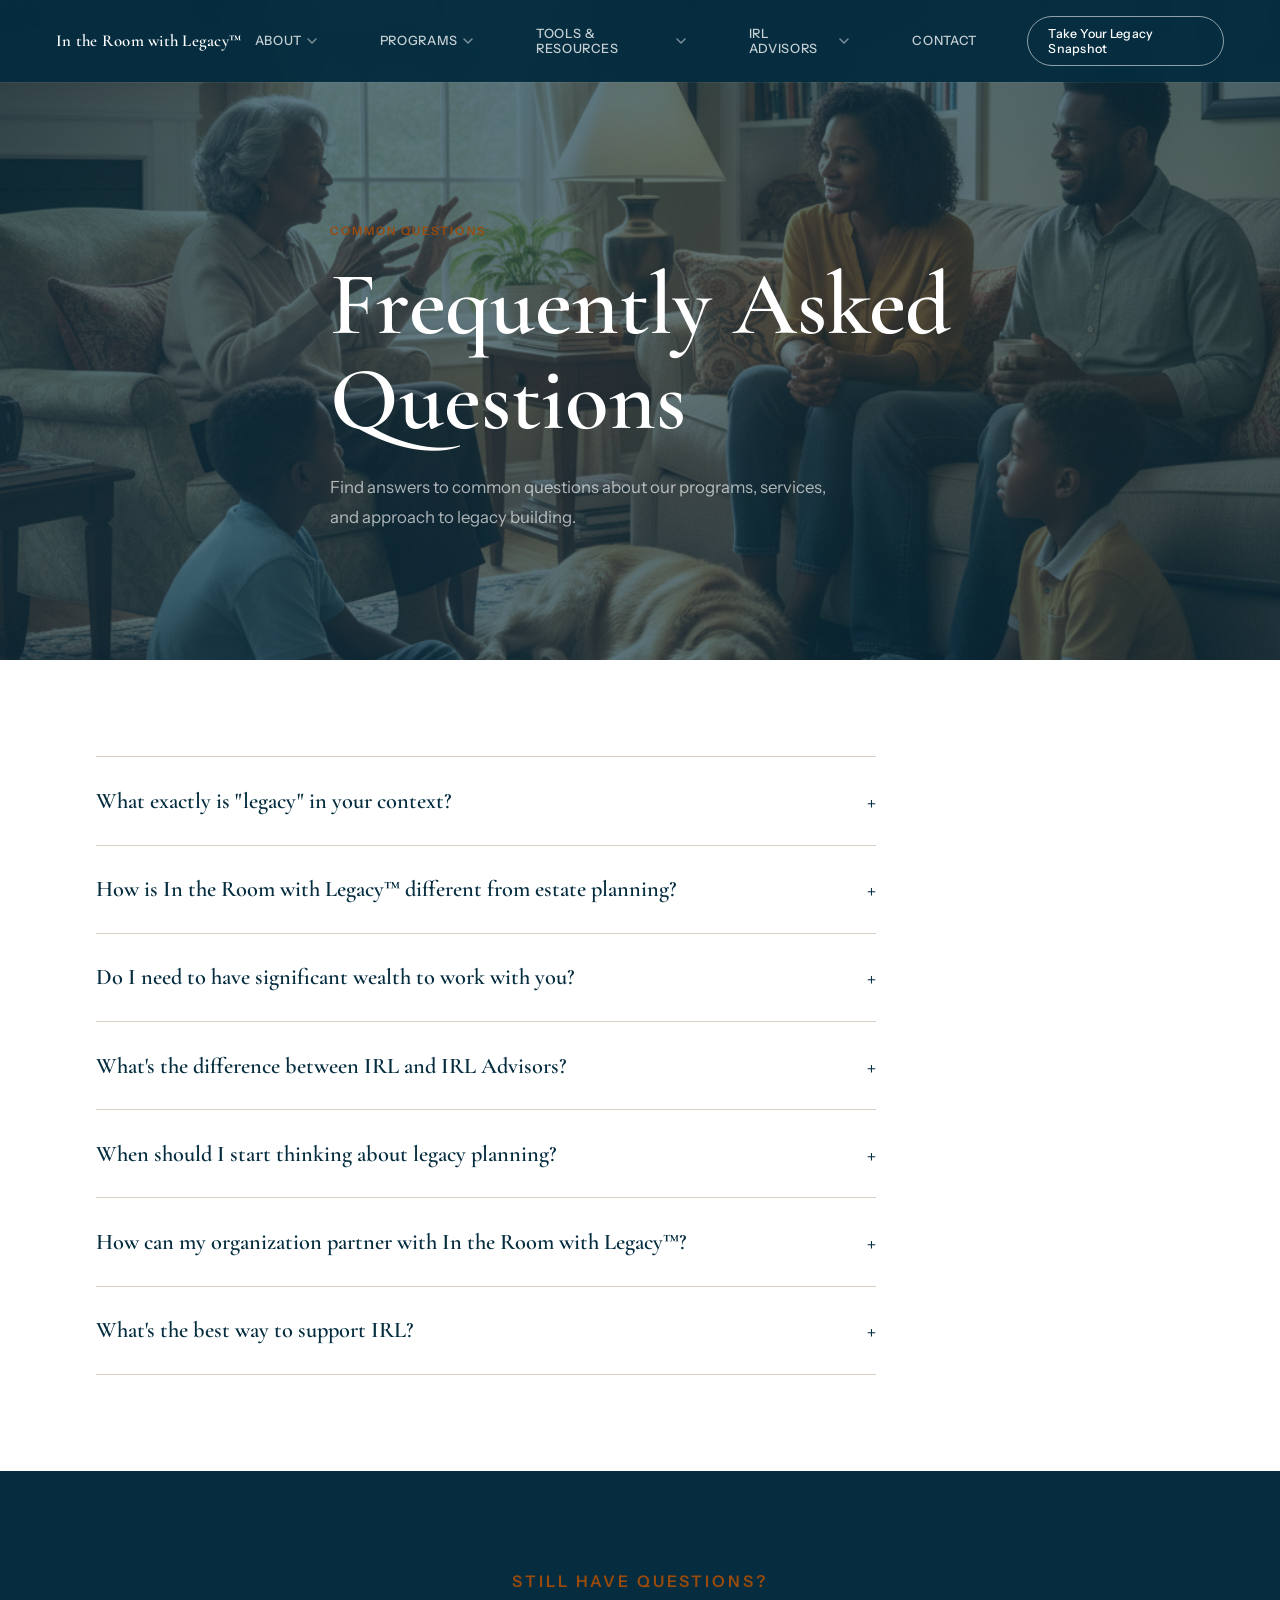
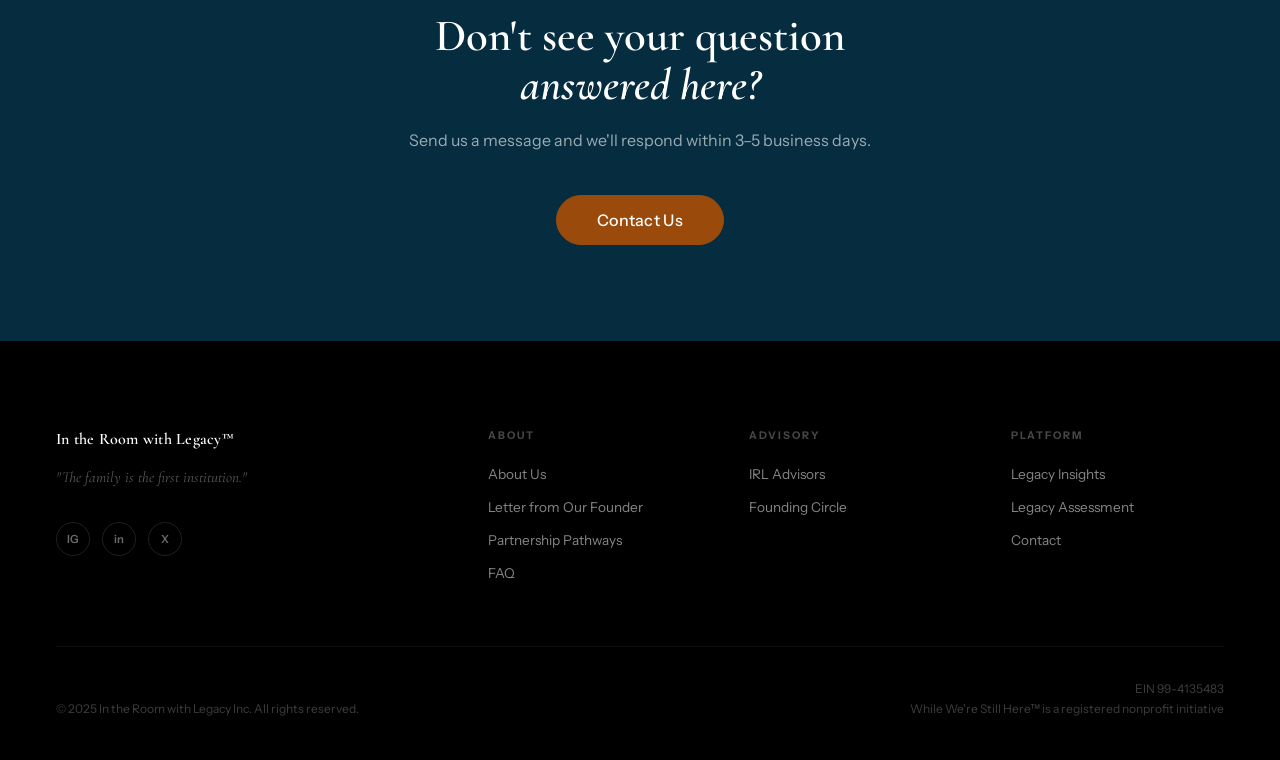
<file: faq.html>
<!DOCTYPE html>
<html lang="en">
<head>
  <meta charset="UTF-8">
  <meta name="viewport" content="width=device-width, initial-scale=1.0">
  <title>FAQ — In the Room with Legacy™</title>
  <link rel="preconnect" href="https://fonts.googleapis.com">
  <link rel="preconnect" href="https://fonts.gstatic.com" crossorigin>
  <link href="https://fonts.googleapis.com/css2?family=Cormorant+Garamond:ital,wght@0,300;0,400;0,500;0,600;0,700;1,300;1,400;1,500;1,600&family=Instrument+Sans:ital,wght@0,300;0,400;0,500;0,600;1,400&display=swap" rel="stylesheet">
  <link rel="stylesheet" href="styles.css">
  <style>
    /* ── FAQ Accordion ─────────────────────────────────── */
    .faq-intro {
      max-width: 640px;
      font-size: 1.05rem;
      color: rgba(5,45,63,0.65);
      line-height: 1.8;
      margin-bottom: 3rem;
    }

    .faq-list {
      max-width: 780px;
      display: flex;
      flex-direction: column;
      gap: 0;
    }

    .faq-item {
      border-bottom: 1px solid var(--stone);
    }
    .faq-item:first-child {
      border-top: 1px solid var(--stone);
    }

    .faq-question {
      width: 100%;
      background: none;
      border: none;
      padding: 1.85rem 0;
      display: flex;
      justify-content: space-between;
      align-items: center;
      cursor: pointer;
      text-align: left;
      gap: 1.5rem;
    }
    .faq-question span {
      font-family: 'Cormorant Garamond', serif;
      font-size: 1.4rem;
      font-weight: 600;
      color: var(--dusk);
      line-height: 1.25;
    }
    .faq-icon {
      font-size: 1.5rem;
      color: var(--clay);
      flex-shrink: 0;
      transition: transform 0.3s ease;
      font-family: 'Instrument Sans', sans-serif;
      font-weight: 300;
      line-height: 1;
    }
    .faq-item.open .faq-icon {
      transform: rotate(45deg);
    }

    .faq-answer {
      max-height: 0;
      overflow: hidden;
      transition: max-height 0.4s ease, padding 0.3s ease;
    }
    .faq-item.open .faq-answer {
      max-height: 600px;
    }
    .faq-answer p {
      font-size: 1rem;
      color: rgba(5,45,63,0.68);
      line-height: 1.9;
      padding-bottom: 2rem;
      max-width: 640px;
    }

    /* ── CTA band ──────────────────────────────────────── */
    .faq-cta {
      background: var(--dusk);
      padding: 6rem 3.5rem;
      text-align: center;
    }
    .faq-cta .eyebrow {
      color: var(--clay);
      margin-bottom: 1rem;
    }
    .faq-cta h2 {
      font-family: 'Cormorant Garamond', serif;
      font-size: clamp(2rem, 3.5vw, 3rem);
      font-weight: 600;
      color: var(--white);
      line-height: 1.1;
      margin-bottom: 1rem;
    }
    .faq-cta p {
      font-size: 1rem;
      color: rgba(255,255,255,0.6);
      line-height: 1.8;
      max-width: 480px;
      margin: 0 auto 2.5rem;
    }

    /* ── FAQ page header photo ─────────────────────────── */
    .faq-header-bg {
      position: absolute;
      inset: 0;
      background-image: url('pictures/FAQs.png');
      background-size: cover;
      background-position: center;
      opacity: 0.35;
      z-index: 0;
    }
    .page-header {
      padding: 14rem 3.5rem 8rem;
      min-height: 70vh;
      display: flex;
      align-items: flex-end;
    }
    .page-header h1 {
      font-size: clamp(3.5rem, 7vw, 6.5rem);
      max-width: 900px;
    }

    @media (max-width: 768px) {
      .faq-question span { font-size: 1.15rem; }
      .faq-cta { padding: 4rem 1.5rem; }
      .page-header { padding: 10rem 1.5rem 5rem; min-height: auto; }
    }
  </style>
</head>
<body>

  <!-- ─── NAV ──────────────────────────────────────────────── -->
  <nav id="nav" class="scrolled">
    <a href="index.html" class="nav-logo">In the Room with Legacy™</a>
    <div class="hamburger" id="hamburger" aria-label="Menu" role="button" tabindex="0">
      <span></span><span></span><span></span>
    </div>
    <ul class="nav-links" id="desktop-nav">
      <li class="nav-item has-dropdown">
        <a href="javascript:void(0)" class="nav-item-trigger">About <svg class="nav-arrow" width="10" height="6" viewBox="0 0 10 6" fill="none" aria-hidden="true"><path d="M1 1L5 5L9 1" stroke="currentColor" stroke-width="1.5" stroke-linecap="round" stroke-linejoin="round"/></svg></a>
        <div class="nav-dropdown">
          <a href="about.html">About Us</a>
          <a href="founder-letter.html">Letter from Our Founder</a>
          <a href="partnership-pathways.html">Partnership Pathways</a>
          <a href="faq.html">Frequently Asked Questions</a>
        </div>
      </li>
      <li class="nav-item has-dropdown">
        <a href="javascript:void(0)" class="nav-item-trigger">Programs <svg class="nav-arrow" width="10" height="6" viewBox="0 0 10 6" fill="none" aria-hidden="true"><path d="M1 1L5 5L9 1" stroke="currentColor" stroke-width="1.5" stroke-linecap="round" stroke-linejoin="round"/></svg></a>
        <div class="nav-dropdown">
          <a href="programs.html">Programs</a>
          <a href="while-were-still-here.html">While We're Still Here</a>
        </div>
      </li>
      <li class="nav-item has-dropdown">
        <a href="javascript:void(0)" class="nav-item-trigger">Tools &amp; Resources <svg class="nav-arrow" width="10" height="6" viewBox="0 0 10 6" fill="none" aria-hidden="true"><path d="M1 1L5 5L9 1" stroke="currentColor" stroke-width="1.5" stroke-linecap="round" stroke-linejoin="round"/></svg></a>
        <div class="nav-dropdown">
          <a href="legacy-insights.html">Legacy Insights, Tools &amp; Resources</a>
          <a href="legacy-assessment.html">Legacy Assessment</a>
        </div>
      </li>
      <li class="nav-item has-dropdown">
        <a href="javascript:void(0)" class="nav-item-trigger">IRL Advisors <svg class="nav-arrow" width="10" height="6" viewBox="0 0 10 6" fill="none" aria-hidden="true"><path d="M1 1L5 5L9 1" stroke="currentColor" stroke-width="1.5" stroke-linecap="round" stroke-linejoin="round"/></svg></a>
        <div class="nav-dropdown">
          <a href="irl-advisor.html">IRL Advisor</a>
          <a href="founding-circle.html">Founding Circle</a>
        </div>
      </li>
      <li class="nav-item"><a href="contact.html">Contact</a></li>
      <li class="nav-item">
        <a href="https://form.typeform.com/to/YOUR_LINK" target="_blank" rel="noopener" class="nav-cta-link">Take Your Legacy Snapshot</a>
      </li>
    </ul>
  </nav>

  <!-- Mobile menu -->
  <div class="nav-mobile-overlay" id="mobile-menu">
    <a href="about.html"                onclick="closeMobile()">About Us</a>
    <a href="founder-letter.html"       onclick="closeMobile()">Founder Letter</a>
    <a href="partnership-pathways.html" onclick="closeMobile()">Partnership Pathways</a>
    <a href="faq.html"                  onclick="closeMobile()">FAQ</a>
    <a href="contact.html"              onclick="closeMobile()">Contact</a>
    <a href="https://form.typeform.com/to/YOUR_LINK" target="_blank" onclick="closeMobile()" class="mobile-cta">Take Your Legacy Snapshot →</a>
  </div>


  <!-- ─── PAGE HEADER ──────────────────────────────────────── -->
  <section class="page-header">
    <div class="faq-header-bg"></div>
    <div class="page-header-inner">
      <p class="eyebrow reveal">Common Questions</p>
      <h1 class="reveal reveal-delay-1">Frequently Asked<br>Questions</h1>
      <p class="page-header-sub reveal reveal-delay-2">
        Find answers to common questions about our programs, services, and approach to legacy building.
      </p>
    </div>
  </section>


  <!-- ─── FAQ LIST ─────────────────────────────────────────── -->
  <section style="background: var(--white);">
    <div class="page-section">

      <div class="faq-list reveal">

        <!-- Q1 -->
        <div class="faq-item">
          <button class="faq-question" onclick="toggleFaq(this)">
            <span>What exactly is "legacy" in your context?</span>
            <span class="faq-icon">+</span>
          </button>
          <div class="faq-answer">
            <p>Legacy, in our context, is far more than an inheritance. It encompasses your values, relationships, financial resources, cultural heritage, and the stories that shape your family's identity. Legacy isn't just what you leave behind financially — it's the full spectrum of what you've lived and how you've impacted those around you. IRL exists to help families document, protect, and transmit all of it.</p>
          </div>
        </div>

        <!-- Q2 -->
        <div class="faq-item">
          <button class="faq-question" onclick="toggleFaq(this)">
            <span>How is In the Room with Legacy™ different from estate planning?</span>
            <span class="faq-icon">+</span>
          </button>
          <div class="faq-answer">
            <p>Estate planning addresses the legal and financial transfer of assets — wills, trusts, tax strategy. IRL takes a broader, more holistic approach that includes the intangible aspects of legacy: your stories, values, cultural traditions, and family dynamics. We work alongside legal and financial advisors, not instead of them. Think of us as the relational and governance layer that makes your financial planning actually stick across generations.</p>
          </div>
        </div>

        <!-- Q3 -->
        <div class="faq-item">
          <button class="faq-question" onclick="toggleFaq(this)">
            <span>Do I need to have significant wealth to work with you?</span>
            <span class="faq-icon">+</span>
          </button>
          <div class="faq-answer">
            <p>No. Legacy is for everyone, regardless of wealth. Every family has valuable stories, traditions, and values worth preserving — and every family benefits from having clearer governance, stronger communication, and shared intention. IRL works with families across economic levels. Our While We're Still Here™ nonprofit arm specifically exists to bring these tools and frameworks to communities with less financial access.</p>
          </div>
        </div>

        <!-- Q4 -->
        <div class="faq-item">
          <button class="faq-question" onclick="toggleFaq(this)">
            <span>What's the difference between IRL and IRL Advisors?</span>
            <span class="faq-icon">+</span>
          </button>
          <div class="faq-answer">
            <p>IRL is the platform — it provides education, tools, frameworks, and accessible community programs designed for families at all stages. IRL Advisors is our network of credentialed professionals who offer personalized, high-touch services for families with more complex planning needs. If you're not sure which is right for you, start with the Legacy Snapshot and we'll point you in the right direction.</p>
          </div>
        </div>

        <!-- Q5 -->
        <div class="faq-item">
          <button class="faq-question" onclick="toggleFaq(this)">
            <span>When should I start thinking about legacy planning?</span>
            <span class="faq-icon">+</span>
          </button>
          <div class="faq-answer">
            <p>The best time to begin legacy planning is now — regardless of your age, family status, or wealth level. Legacy isn't something you build at the end of life; it's something you build while you're still here. The earlier a family begins having intentional conversations, aligning values, and building shared systems, the more they have to pass on — and the easier that transition becomes.</p>
          </div>
        </div>

        <!-- Q6 -->
        <div class="faq-item">
          <button class="faq-question" onclick="toggleFaq(this)">
            <span>How can my organization partner with In the Room with Legacy™?</span>
            <span class="faq-icon">+</span>
          </button>
          <div class="faq-answer">
            <p>We welcome mission-aligned organizations, foundations, wealth management firms, and community institutions to explore partnership. Collaboration can take many forms — workshops, speaking engagements, access to our digital tools, or co-branded resources. Visit our Partnership Pathways page to learn more about how we work with organizational partners, or reach out directly through our contact page.</p>
          </div>
        </div>

        <!-- Q7 -->
        <div class="faq-item">
          <button class="faq-question" onclick="toggleFaq(this)">
            <span>What's the best way to support IRL?</span>
            <span class="faq-icon">+</span>
          </button>
          <div class="faq-answer">
            <p>The best way to support IRL is to engage — take the Legacy Snapshot, share our work with a family you believe in, or explore our programs. You can also support our nonprofit initiative, While We're Still Here™, which brings legacy infrastructure to families who otherwise wouldn't have access. Every conversation you start about legacy in your own family is a form of support too.</p>
          </div>
        </div>

      </div>
    </div>
  </section>


  <!-- ─── CTA BAND ─────────────────────────────────────────── -->
  <div class="faq-cta">
    <p class="eyebrow reveal">Still have questions?</p>
    <h2 class="reveal reveal-delay-1">Don't see your question<br><em>answered here?</em></h2>
    <p class="reveal reveal-delay-2">Send us a message and we'll respond within 3–5 business days.</p>
    <a href="contact.html" class="btn btn-clay reveal reveal-delay-3" style="font-size: 1rem; padding: 1rem 2.5rem;">
      Contact Us
    </a>
  </div>


  <!-- ─── FOOTER ────────────────────────────────────────────── -->
  <footer>
    <div class="footer-grid">
      <div class="footer-brand">
        <a href="index.html" class="footer-brand-logo">In the Room with Legacy™</a>
        <p class="footer-tagline">"The family is the first institution."</p>
        <div class="footer-socials">
          <a href="#" aria-label="Instagram">IG</a>
          <a href="#" aria-label="LinkedIn">in</a>
          <a href="#" aria-label="X / Twitter">X</a>
        </div>
      </div>
      <div class="footer-col">
        <p class="footer-col-head">About</p>
        <ul>
          <li><a href="about.html">About Us</a></li>
          <li><a href="founder-letter.html">Letter from Our Founder</a></li>
          <li><a href="partnership-pathways.html">Partnership Pathways</a></li>
          <li><a href="faq.html">FAQ</a></li>
        </ul>
      </div>
      <div class="footer-col">
        <p class="footer-col-head">Advisory</p>
        <ul>
          <li><a href="irl-advisor.html">IRL Advisors</a></li>
          <li><a href="founding-circle.html">Founding Circle</a></li>
        </ul>
      </div>
      <div class="footer-col">
        <p class="footer-col-head">Platform</p>
        <ul>
          <li><a href="legacy-insights.html">Legacy Insights</a></li>
          <li><a href="legacy-assessment.html">Legacy Assessment</a></li>
          <li><a href="contact.html">Contact</a></li>
        </ul>
      </div>
    </div>
    <div class="footer-bottom">
      <p>© 2025 In the Room with Legacy Inc. All rights reserved.</p>
      <p class="footer-ein">EIN 99-4135483<br>While We're Still Here™ is a registered nonprofit initiative</p>
    </div>
  </footer>


  <!-- ─── JAVASCRIPT ────────────────────────────────────────── -->
  <script>
    /* ── Nav ─────────────────────────────────────────────────── */
    document.querySelectorAll('.nav-item.has-dropdown').forEach(item => {
      item.querySelector('.nav-item-trigger').addEventListener('click', (e) => {
        e.stopPropagation();
        const isOpen = item.classList.contains('open');
        document.querySelectorAll('.nav-item.has-dropdown').forEach(i => i.classList.remove('open'));
        if (!isOpen) item.classList.add('open');
      });
    });
    document.addEventListener('click', () => {
      document.querySelectorAll('.nav-item.has-dropdown').forEach(i => i.classList.remove('open'));
    });

    /* ── Mobile Menu ─────────────────────────────────────────── */
    const hamburger  = document.getElementById('hamburger');
    const mobileMenu = document.getElementById('mobile-menu');
    function closeMobile() {
      hamburger.classList.remove('active');
      mobileMenu.classList.remove('open');
      document.body.style.overflow = '';
    }
    hamburger.addEventListener('click', () => {
      const open = mobileMenu.classList.contains('open');
      if (open) {
        closeMobile();
      } else {
        hamburger.classList.add('active');
        mobileMenu.classList.add('open');
        document.body.style.overflow = 'hidden';
      }
    });

    /* ── Scroll Reveal ───────────────────────────────────────── */
    const observer = new IntersectionObserver((entries) => {
      entries.forEach(e => {
        if (e.isIntersecting) {
          e.target.classList.add('visible');
          observer.unobserve(e.target);
        }
      });
    }, { threshold: 0.1 });
    document.querySelectorAll('.reveal').forEach(el => observer.observe(el));

    /* ── FAQ Accordion ───────────────────────────────────────── */
    function toggleFaq(btn) {
      const item = btn.parentElement;
      const isOpen = item.classList.contains('open');
      // Close all open items
      document.querySelectorAll('.faq-item').forEach(i => i.classList.remove('open'));
      // Open clicked item if it was closed
      if (!isOpen) item.classList.add('open');
    }
  </script>

</body>
</html>
</file>
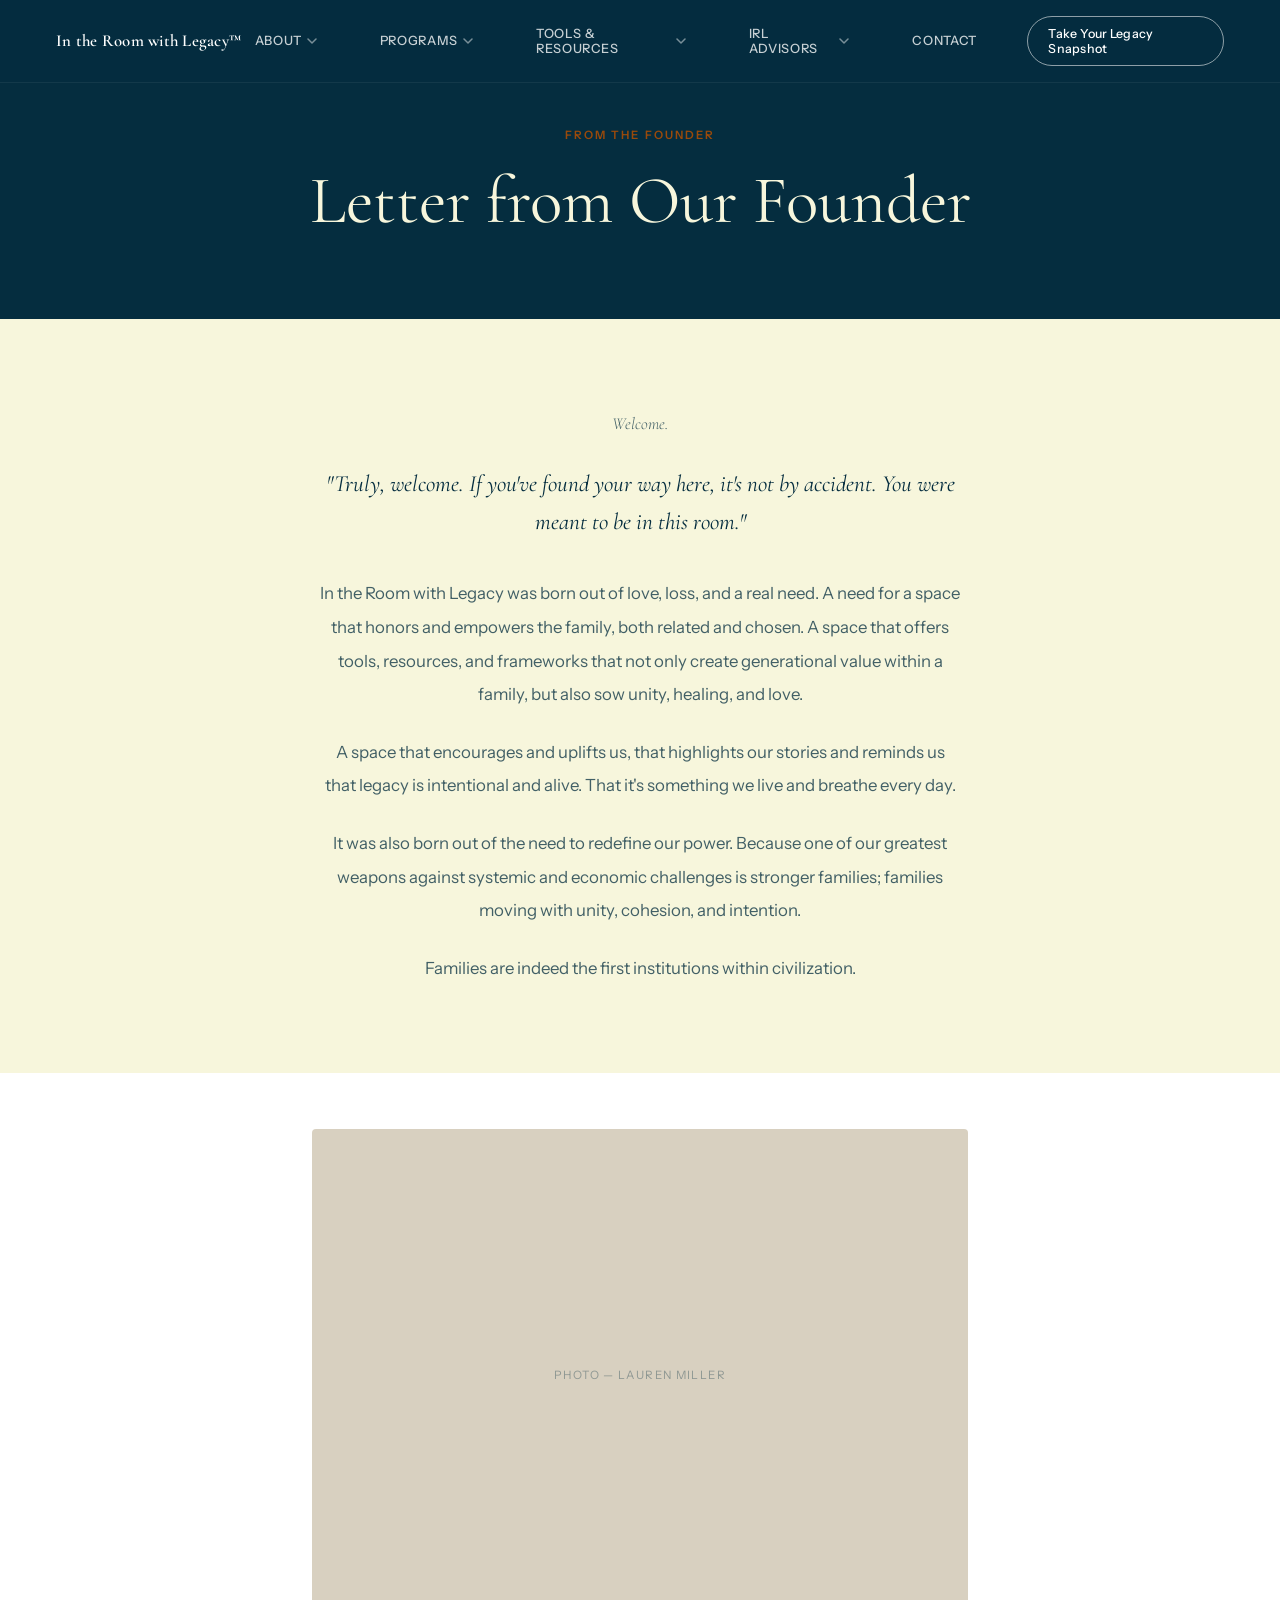
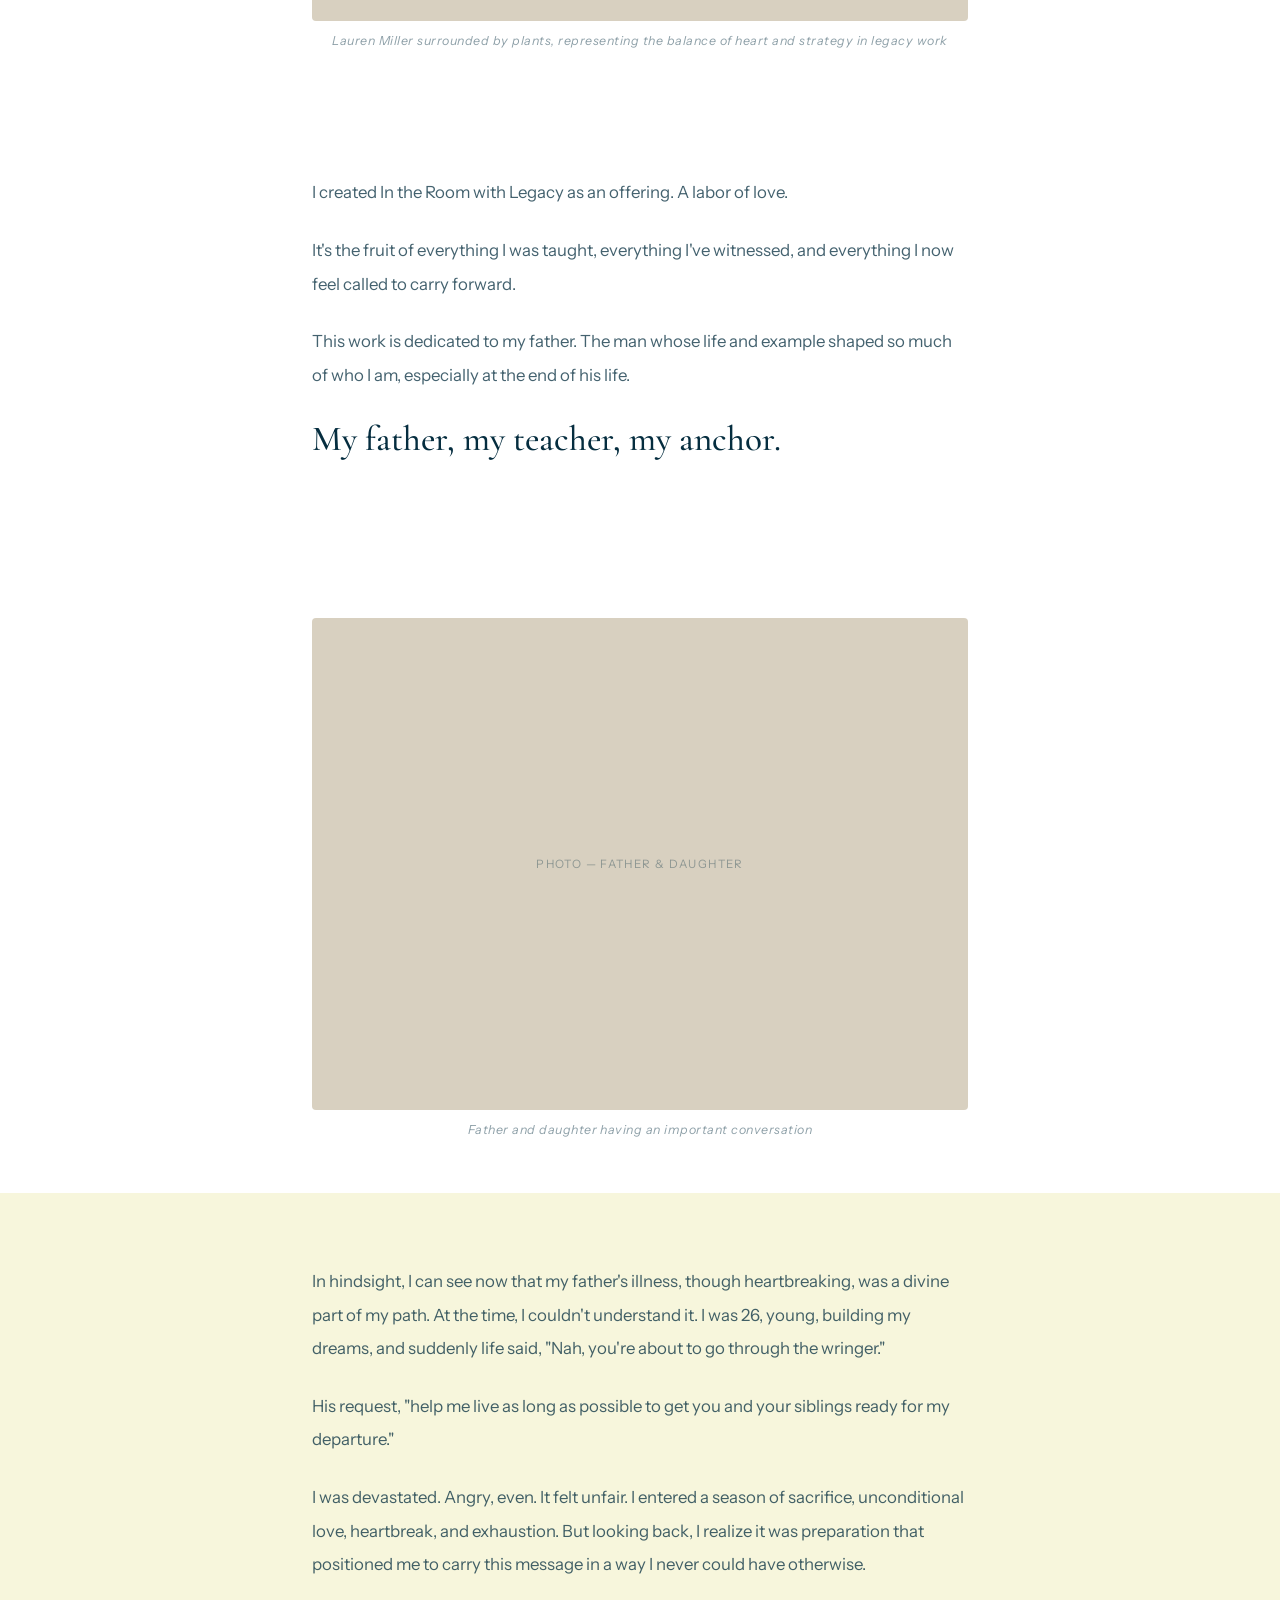
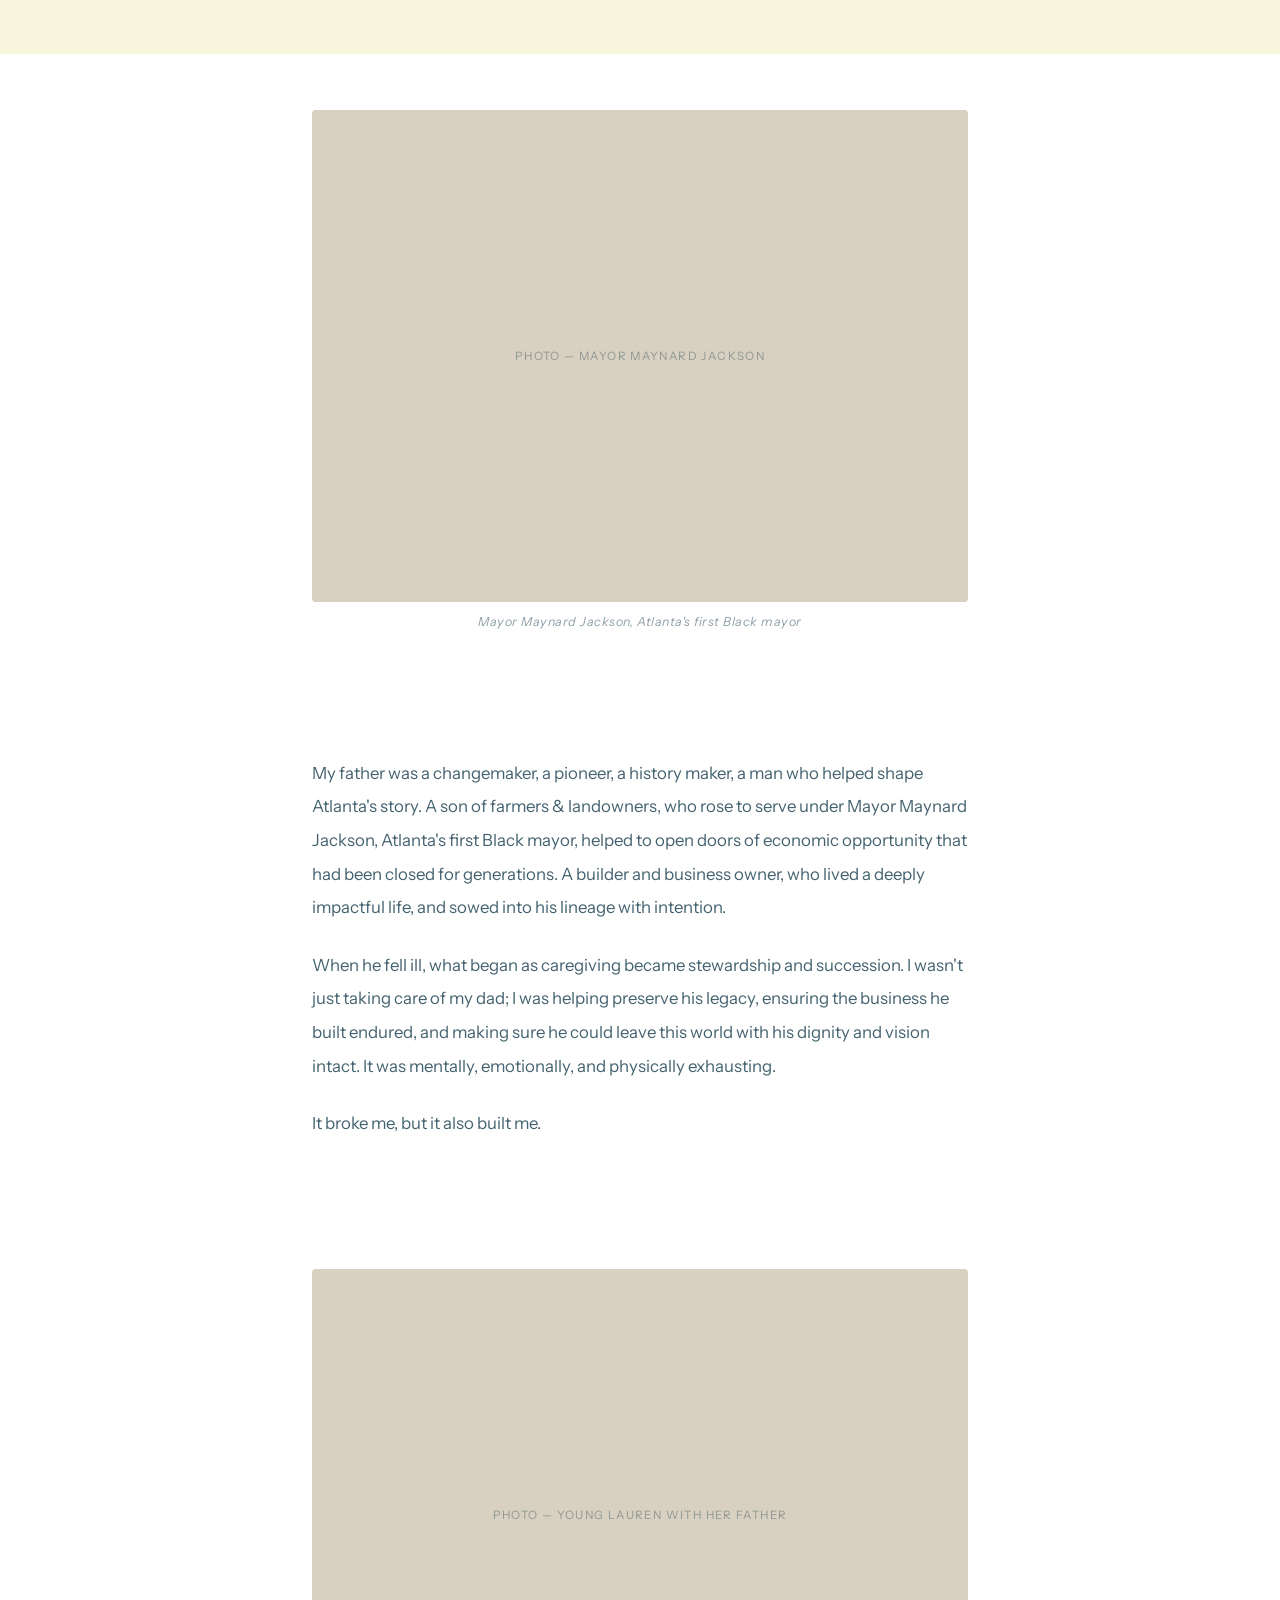
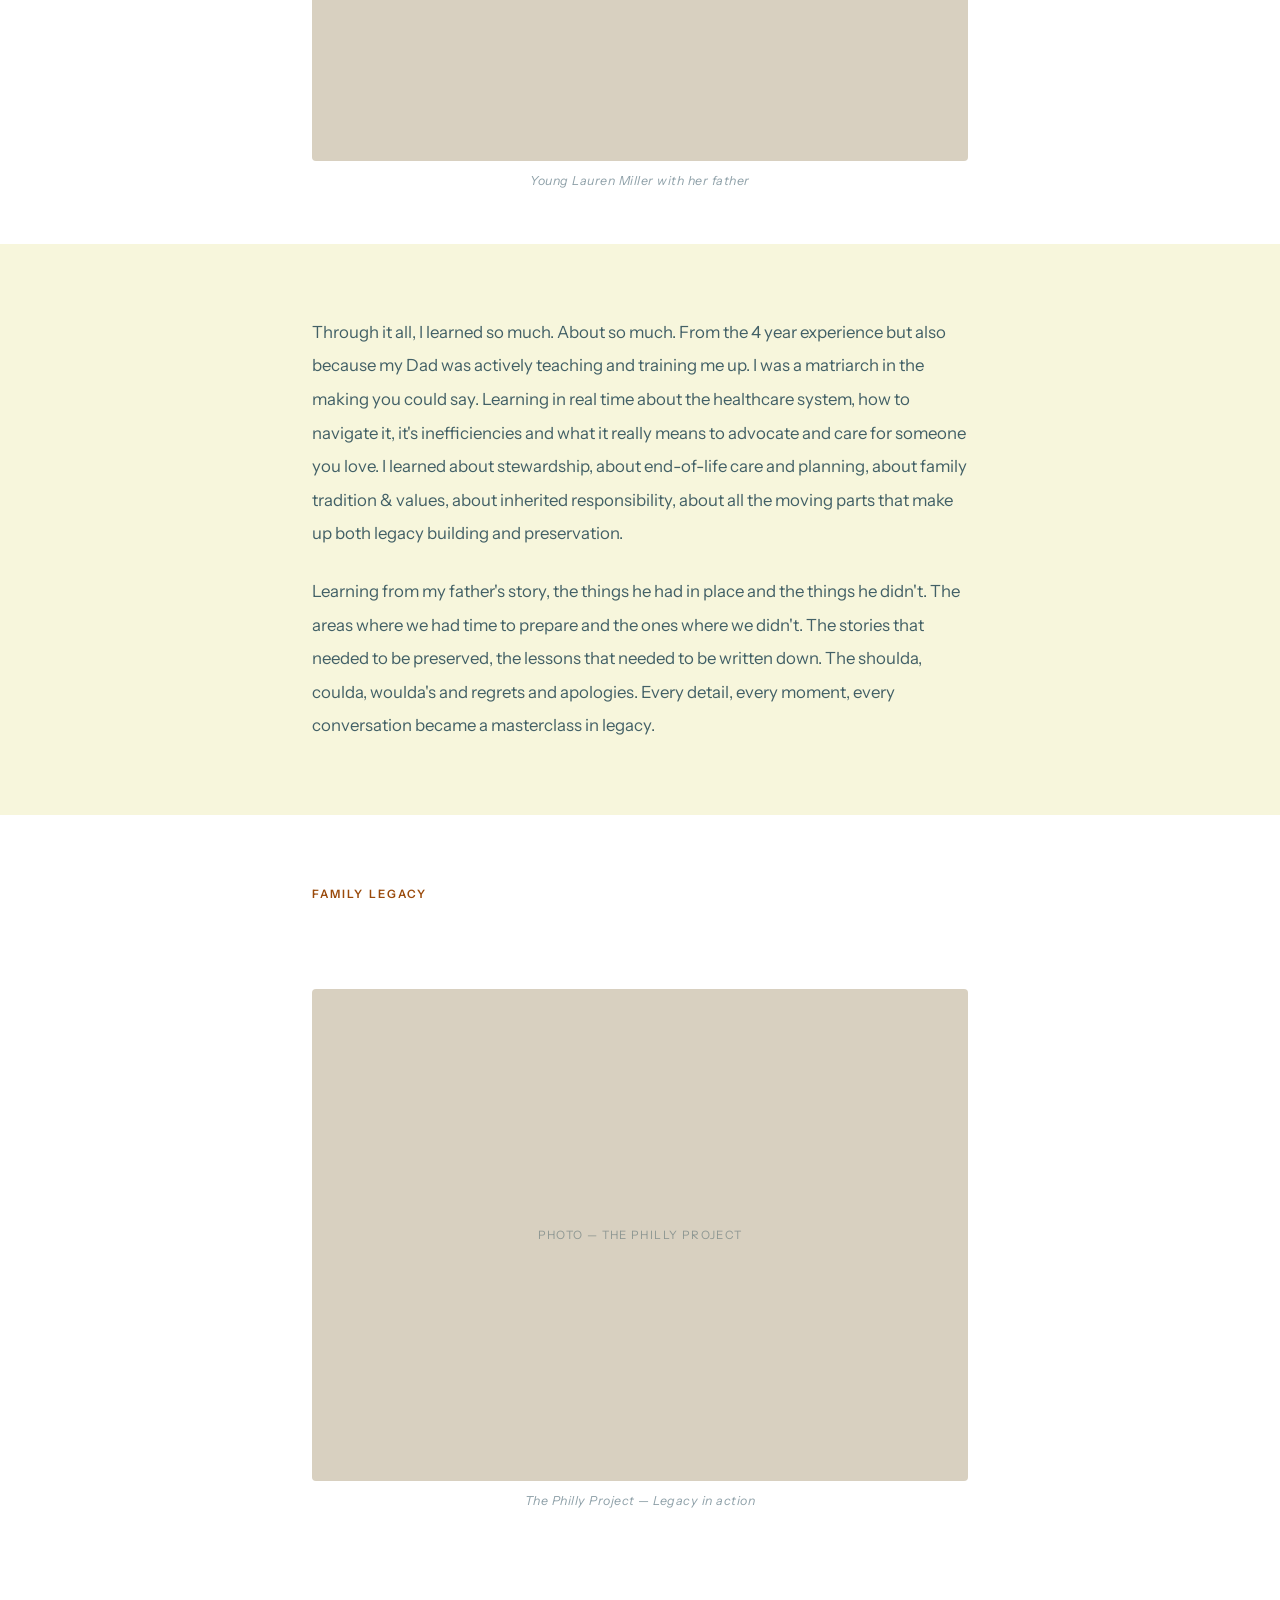
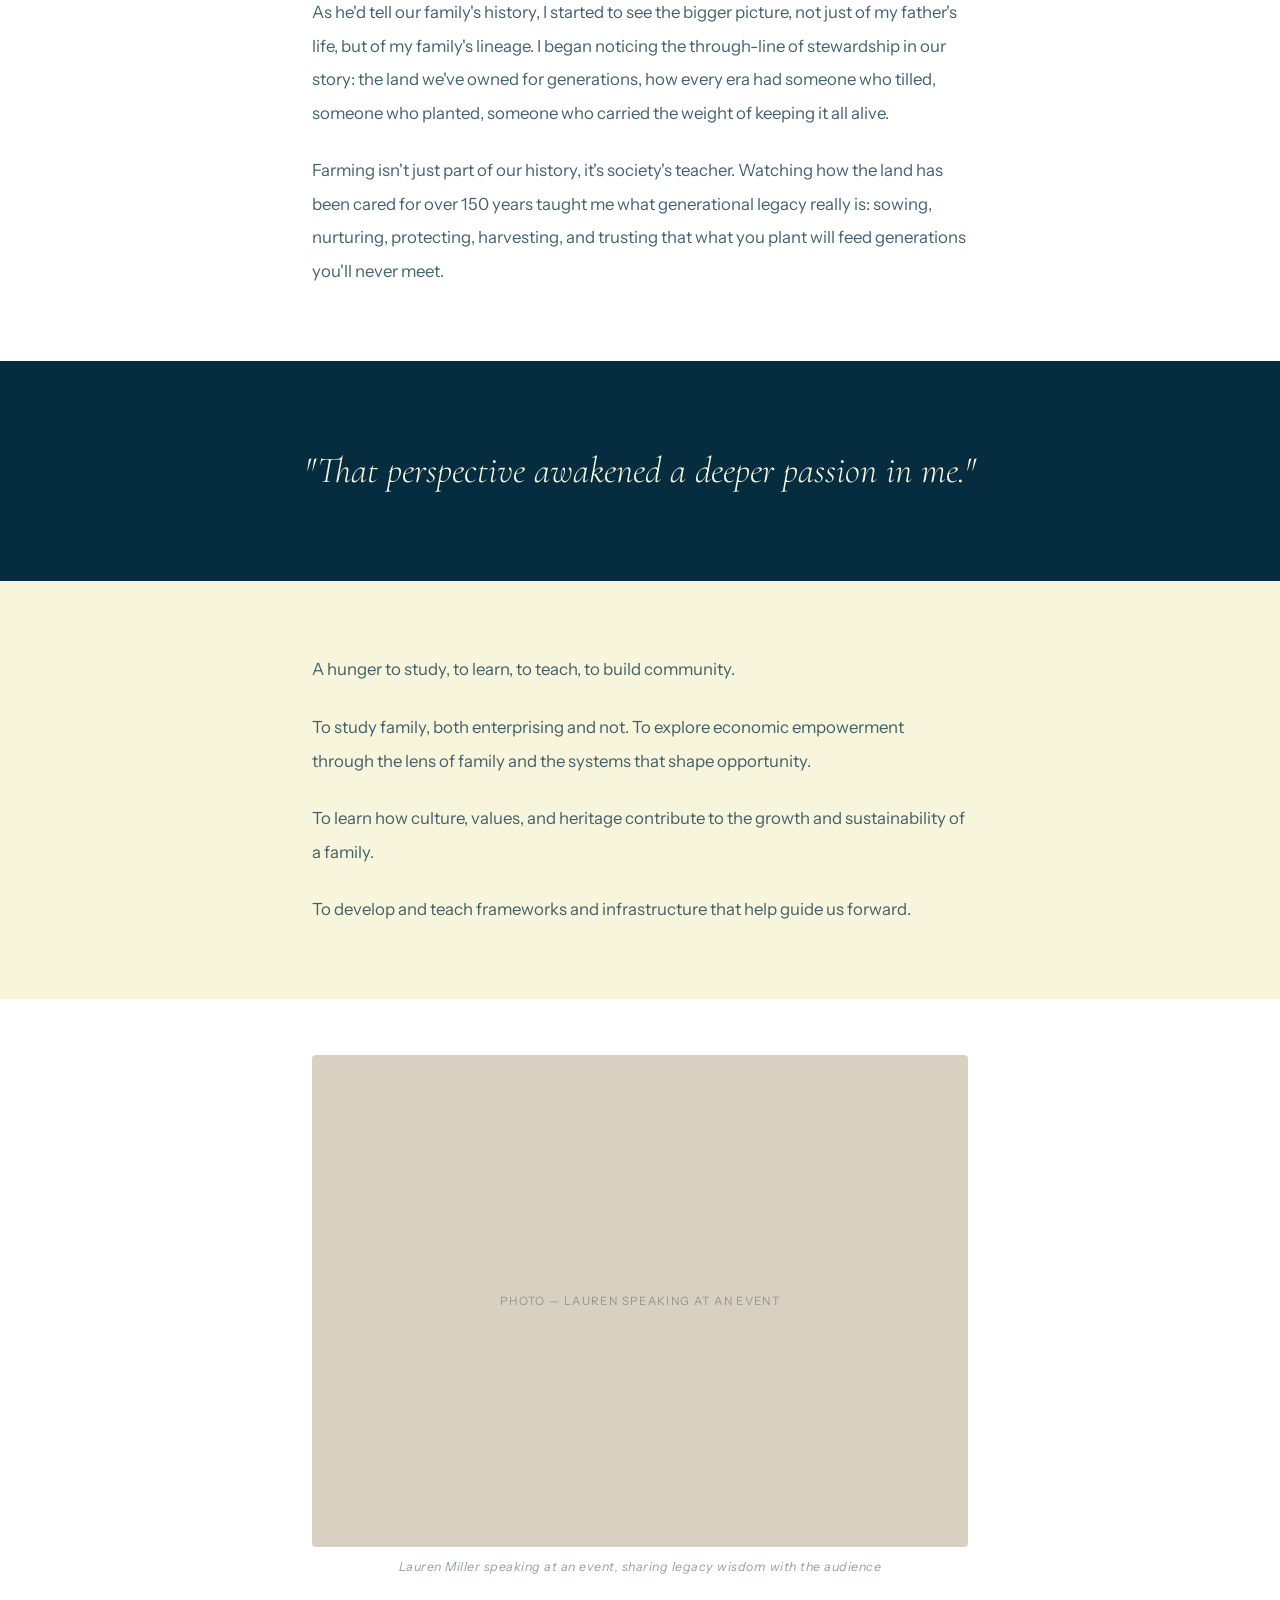
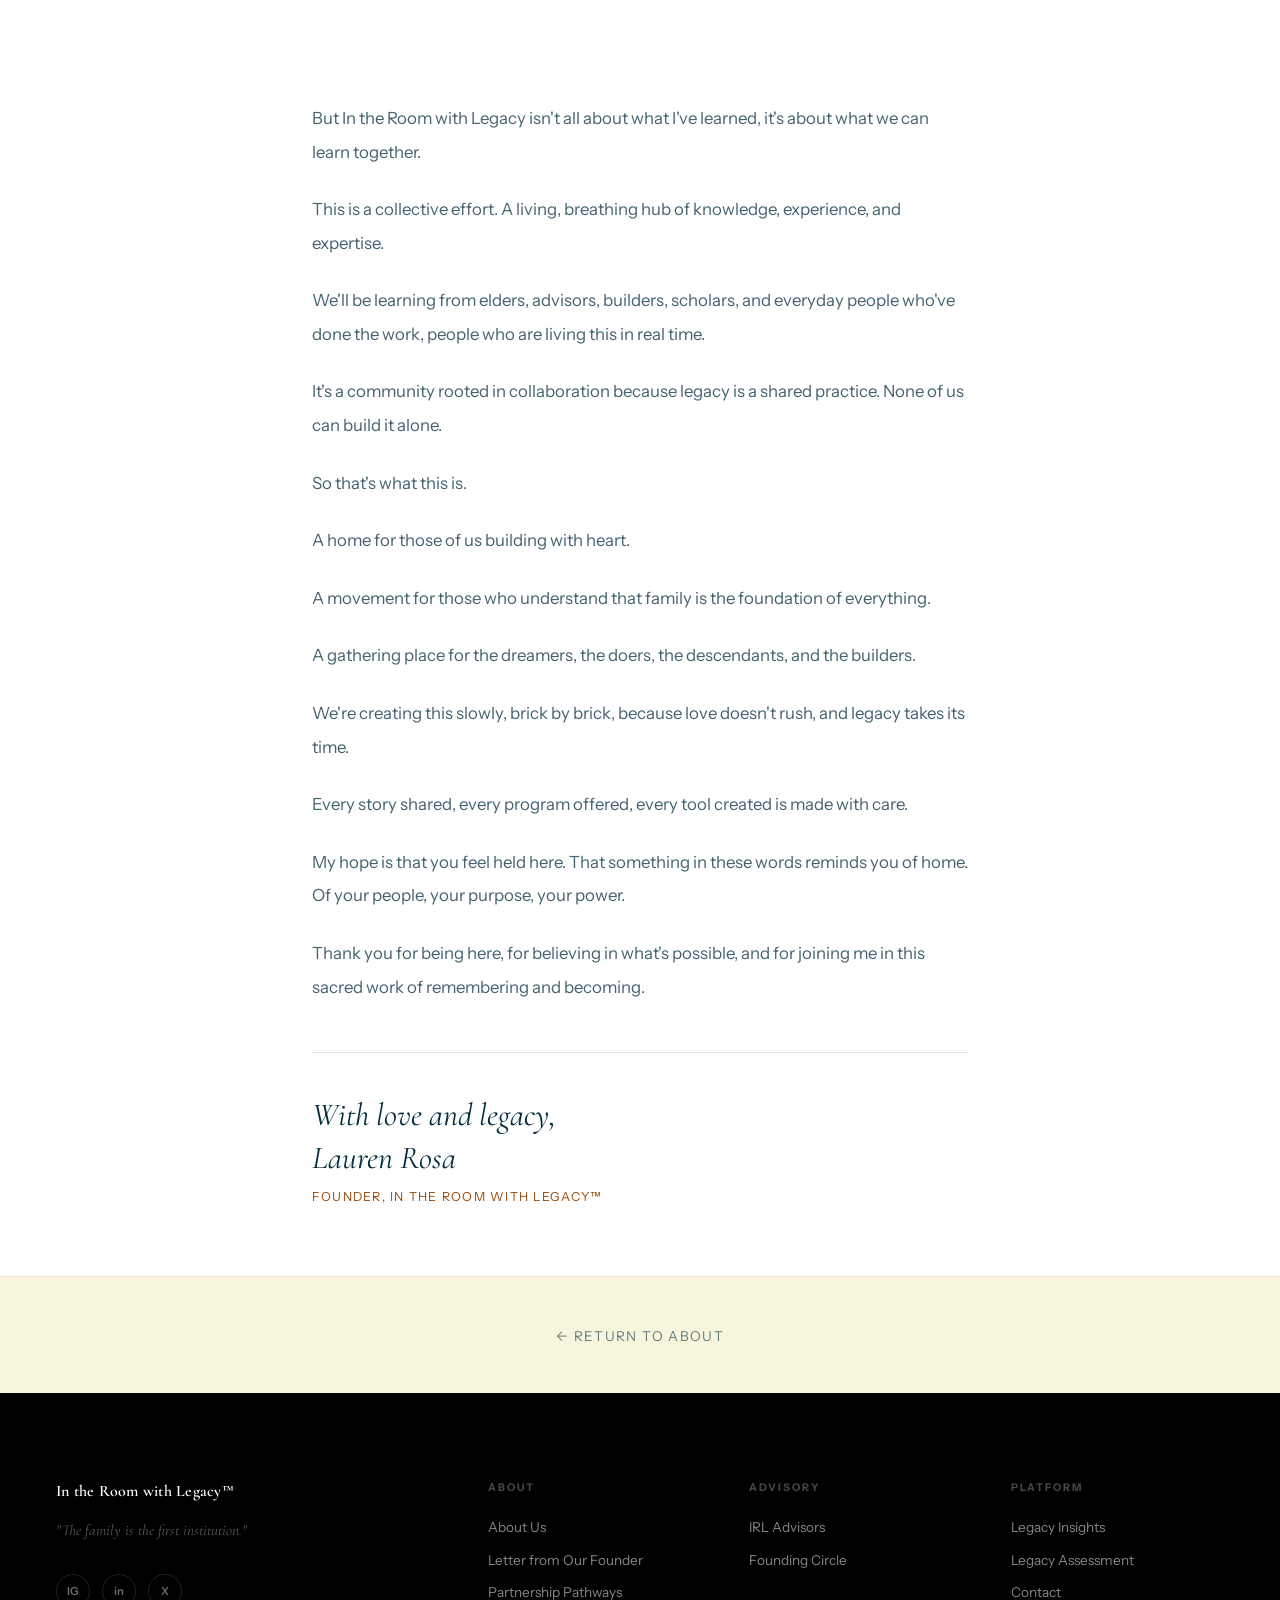
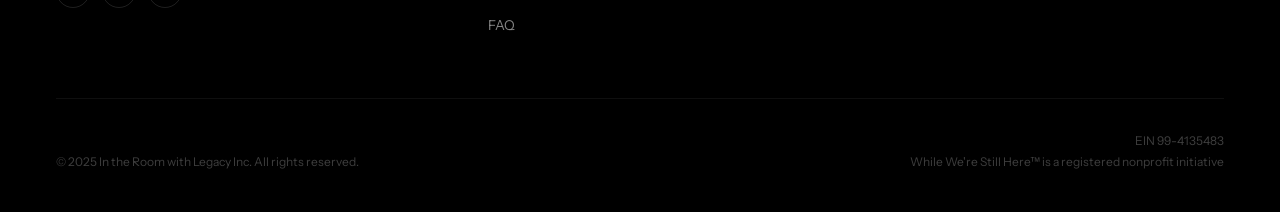
<file: founder-letter.html>
<!DOCTYPE html>
<html lang="en">
<head>
  <meta charset="UTF-8">
  <meta name="viewport" content="width=device-width, initial-scale=1.0">
  <title>Letter from Our Founder — In the Room with Legacy™</title>
  <link rel="preconnect" href="https://fonts.googleapis.com">
  <link rel="preconnect" href="https://fonts.gstatic.com" crossorigin>
  <link href="https://fonts.googleapis.com/css2?family=Cormorant+Garamond:ital,wght@0,300;0,400;0,500;0,600;0,700;1,300;1,400;1,500;1,600&family=Instrument+Sans:ital,wght@0,300;0,400;0,500;0,600;1,400&display=swap" rel="stylesheet">
  <link rel="stylesheet" href="styles.css">
  <style>
    /* ── Letter page layout ── */
    .fl-hero {
      background: var(--dusk);
      padding: 8rem 2rem 5rem;
      text-align: center;
    }
    .fl-hero .eyebrow { color: var(--clay); margin-bottom: 1.25rem; }
    .fl-hero h1 {
      font-family: 'Cormorant Garamond', serif;
      font-size: clamp(2.6rem, 5.5vw, 4.2rem);
      font-weight: 400;
      color: var(--parchment);
      line-height: 1.15;
      margin: 0;
    }

    /* Shared content container */
    .fl-container {
      max-width: 720px;
      margin: 0 auto;
      padding: 0 2rem;
    }

    /* Welcome section */
    .fl-welcome {
      background: var(--parchment);
      padding: 5.5rem 2rem 4rem;
      text-align: center;
    }
    .fl-welcome-word {
      font-family: 'Cormorant Garamond', serif;
      font-size: clamp(3.2rem, 7vw, 5.5rem);
      font-weight: 300;
      font-style: italic;
      color: var(--dusk);
      margin: 0 0 2rem;
      line-height: 1;
    }
    .fl-welcome .fl-opening-quote {
      font-family: 'Cormorant Garamond', serif;
      font-size: clamp(1.15rem, 2.5vw, 1.45rem);
      font-style: italic;
      color: var(--dusk);
      line-height: 1.65;
      margin: 0 auto 2.25rem;
      max-width: 640px;
    }
    .fl-welcome p {
      font-size: 1.05rem;
      line-height: 2;
      color: rgba(5,45,63,0.75);
      margin: 0 auto 1.5rem;
      max-width: 640px;
    }

    /* Body sections alternating white / parchment */
    .fl-section {
      padding: 4.5rem 2rem;
    }
    .fl-section--white  { background: var(--white); }
    .fl-section--parch  { background: var(--parchment); }
    .fl-section--dusk   { background: var(--dusk); }

    /* Text */
    .fl-body p {
      font-size: 1.05rem;
      line-height: 2;
      color: rgba(5,45,63,0.75);
      margin-bottom: 1.5rem;
    }
    .fl-body p:last-child { margin-bottom: 0; }

    /* Subheading mid-letter */
    .fl-subhead {
      font-family: 'Cormorant Garamond', serif;
      font-size: clamp(1.6rem, 3vw, 2.2rem);
      font-weight: 500;
      color: var(--dusk);
      margin: 0 0 1.75rem;
      line-height: 1.3;
    }

    /* Photo block — centered, full max-width */
    .fl-photo-wrap {
      margin: 3.5rem auto;
      max-width: 720px;
      padding: 0 2rem;
    }
    .fl-photo {
      width: 100%;
      aspect-ratio: 4 / 3;
      background: var(--stone);
      border-radius: 4px;
      display: flex;
      align-items: center;
      justify-content: center;
      overflow: hidden;
    }
    .fl-photo img {
      width: 100%;
      height: 100%;
      object-fit: cover;
      display: block;
    }
    .fl-photo-placeholder {
      font-family: 'Instrument Sans', sans-serif;
      font-size: 0.72rem;
      letter-spacing: 0.12em;
      text-transform: uppercase;
      color: rgba(5,45,63,0.35);
    }
    .fl-photo-caption {
      margin-top: 0.75rem;
      font-family: 'Instrument Sans', sans-serif;
      font-size: 0.78rem;
      letter-spacing: 0.04em;
      color: rgba(5,45,63,0.45);
      font-style: italic;
      text-align: center;
    }

    /* Pull quote */
    .fl-pullquote {
      background: var(--dusk);
      padding: 5rem 2rem;
      text-align: center;
    }
    .fl-pullquote blockquote {
      font-family: 'Cormorant Garamond', serif;
      font-size: clamp(1.5rem, 3.5vw, 2.3rem);
      font-style: italic;
      font-weight: 300;
      color: var(--parchment);
      line-height: 1.65;
      max-width: 780px;
      margin: 0 auto;
    }

    /* Signature block */
    .fl-signature {
      margin-top: 3rem;
      padding-top: 2.5rem;
      border-top: 1px solid rgba(5,45,63,0.12);
    }
    .fl-signature-name {
      font-family: 'Cormorant Garamond', serif;
      font-size: 2rem;
      font-style: italic;
      font-weight: 400;
      color: var(--dusk);
      line-height: 1.35;
    }
    .fl-signature-title {
      display: block;
      font-family: 'Instrument Sans', sans-serif;
      font-size: 0.78rem;
      letter-spacing: 0.1em;
      text-transform: uppercase;
      color: var(--clay);
      margin-top: 0.6rem;
    }

    /* Return link */
    .fl-return {
      background: var(--parchment);
      padding: 3rem 2rem;
      text-align: center;
      border-top: 1px solid rgba(5,45,63,0.08);
    }
    .fl-return a {
      font-family: 'Instrument Sans', sans-serif;
      font-size: 0.85rem;
      letter-spacing: 0.1em;
      text-transform: uppercase;
      color: var(--dusk);
      text-decoration: none;
      opacity: 0.6;
      transition: opacity 0.2s;
    }
    .fl-return a:hover { opacity: 1; }
  </style>
</head>
<body>

  <!-- NAV -->
  <nav id="nav" class="scrolled">
    <a href="index.html" class="nav-logo">In the Room with Legacy™</a>
    <div class="hamburger" id="hamburger" aria-label="Menu" role="button" tabindex="0">
      <span></span><span></span><span></span>
    </div>
    <ul class="nav-links" id="desktop-nav">
      <li class="nav-item has-dropdown">
        <a href="javascript:void(0)" class="nav-item-trigger">About <svg class="nav-arrow" width="10" height="6" viewBox="0 0 10 6" fill="none" aria-hidden="true"><path d="M1 1L5 5L9 1" stroke="currentColor" stroke-width="1.5" stroke-linecap="round" stroke-linejoin="round"/></svg></a>
        <div class="nav-dropdown">
          <a href="about.html">About Us</a>
          <a href="founder-letter.html">Letter from Our Founder</a>
          <a href="partnership-pathways.html">Partnership Pathways</a>
          <a href="faq.html">Frequently Asked Questions</a>
        </div>
      </li>
      <li class="nav-item has-dropdown">
        <a href="javascript:void(0)" class="nav-item-trigger">Programs <svg class="nav-arrow" width="10" height="6" viewBox="0 0 10 6" fill="none" aria-hidden="true"><path d="M1 1L5 5L9 1" stroke="currentColor" stroke-width="1.5" stroke-linecap="round" stroke-linejoin="round"/></svg></a>
        <div class="nav-dropdown">
          <a href="programs.html">Programs</a>
          <a href="while-were-still-here.html">While We're Still Here</a>
        </div>
      </li>
      <li class="nav-item has-dropdown">
        <a href="javascript:void(0)" class="nav-item-trigger">Tools &amp; Resources <svg class="nav-arrow" width="10" height="6" viewBox="0 0 10 6" fill="none" aria-hidden="true"><path d="M1 1L5 5L9 1" stroke="currentColor" stroke-width="1.5" stroke-linecap="round" stroke-linejoin="round"/></svg></a>
        <div class="nav-dropdown">
          <a href="legacy-insights.html">Legacy Insights, Tools &amp; Resources</a>
          <a href="legacy-assessment.html">Legacy Assessment</a>
        </div>
      </li>
      <li class="nav-item has-dropdown">
        <a href="javascript:void(0)" class="nav-item-trigger">IRL Advisors <svg class="nav-arrow" width="10" height="6" viewBox="0 0 10 6" fill="none" aria-hidden="true"><path d="M1 1L5 5L9 1" stroke="currentColor" stroke-width="1.5" stroke-linecap="round" stroke-linejoin="round"/></svg></a>
        <div class="nav-dropdown">
          <a href="irl-advisor.html">IRL Advisor</a>
          <a href="founding-circle.html">Founding Circle</a>
        </div>
      </li>
      <li class="nav-item"><a href="contact.html">Contact</a></li>
      <li class="nav-item"><a href="https://form.typeform.com/to/YOUR_LINK" target="_blank" rel="noopener" class="nav-cta-link">Take Your Legacy Snapshot</a></li>
    </ul>
  </nav>

  <div class="nav-mobile-overlay" id="mobile-menu">
    <a href="index.html"                onclick="closeMobile()">Home</a>
    <a href="about.html"                onclick="closeMobile()">About Us</a>
    <a href="founder-letter.html"       onclick="closeMobile()">Letter from Our Founder</a>
    <a href="partnership-pathways.html" onclick="closeMobile()">Partnership Pathways</a>
    <a href="faq.html"                  onclick="closeMobile()">FAQ</a>
    <a href="contact.html"              onclick="closeMobile()">Contact</a>
    <a href="https://form.typeform.com/to/YOUR_LINK" target="_blank" class="mobile-cta">Take Your Legacy Snapshot →</a>
  </div>

  <!-- PAGE HERO -->
  <section class="fl-hero">
    <p class="eyebrow reveal">From the Founder</p>
    <h1 class="reveal reveal-delay-1">Letter from Our Founder</h1>
  </section>

  <!-- WELCOME -->
  <section class="fl-welcome">
    <p class="fl-welcome-word reveal">Welcome.</p>
    <p class="fl-opening-quote reveal reveal-delay-1">
      "Truly, welcome. If you've found your way here, it's not by accident. You were meant to be in this room."
    </p>
    <p class="reveal reveal-delay-2">
      In the Room with Legacy was born out of love, loss, and a real need. A need for a space that honors and empowers the family, both related and chosen. A space that offers tools, resources, and frameworks that not only create generational value within a family, but also sow unity, healing, and love.
    </p>
    <p class="reveal reveal-delay-3">
      A space that encourages and uplifts us, that highlights our stories and reminds us that legacy is intentional and alive. That it's something we live and breathe every day.
    </p>
    <p class="reveal reveal-delay-3">
      It was also born out of the need to redefine our power. Because one of our greatest weapons against systemic and economic challenges is stronger families; families moving with unity, cohesion, and intention.
    </p>
    <p class="reveal reveal-delay-4">
      Families are indeed the first institutions within civilization.
    </p>
  </section>

  <!-- PHOTO 1: Lauren surrounded by plants -->
  <div class="fl-photo-wrap reveal">
    <div class="fl-photo">
      <!-- To add photo: <img src="pictures/lauren-plants.jpg" alt="Lauren Miller surrounded by plants"> -->
      <span class="fl-photo-placeholder">Photo — Lauren Miller</span>
    </div>
    <p class="fl-photo-caption">Lauren Miller surrounded by plants, representing the balance of heart and strategy in legacy work</p>
  </div>

  <!-- SECTION: Offering / Dedication -->
  <section class="fl-section fl-section--white">
    <div class="fl-container fl-body">
      <p class="reveal">
        I created In the Room with Legacy as an offering. A labor of love.
      </p>
      <p class="reveal reveal-delay-1">
        It's the fruit of everything I was taught, everything I've witnessed, and everything I now feel called to carry forward.
      </p>
      <p class="reveal reveal-delay-2">
        This work is dedicated to my father. The man whose life and example shaped so much of who I am, especially at the end of his life.
      </p>
      <h2 class="fl-subhead reveal reveal-delay-3">My father, my teacher, my anchor.</h2>
    </div>
  </section>

  <!-- PHOTO 2: Father and daughter -->
  <div class="fl-photo-wrap reveal">
    <div class="fl-photo">
      <!-- To add photo: <img src="pictures/father-daughter.jpg" alt="Father and daughter having an important conversation"> -->
      <span class="fl-photo-placeholder">Photo — Father &amp; Daughter</span>
    </div>
    <p class="fl-photo-caption">Father and daughter having an important conversation</p>
  </div>

  <!-- SECTION: His illness -->
  <section class="fl-section fl-section--parch">
    <div class="fl-container fl-body">
      <p class="reveal">
        In hindsight, I can see now that my father's illness, though heartbreaking, was a divine part of my path. At the time, I couldn't understand it. I was 26, young, building my dreams, and suddenly life said, "Nah, you're about to go through the wringer."
      </p>
      <p class="reveal reveal-delay-1">
        His request, "help me live as long as possible to get you and your siblings ready for my departure."
      </p>
      <p class="reveal reveal-delay-2">
        I was devastated. Angry, even. It felt unfair. I entered a season of sacrifice, unconditional love, heartbreak, and exhaustion. But looking back, I realize it was preparation that positioned me to carry this message in a way I never could have otherwise.
      </p>
    </div>
  </section>

  <!-- PHOTO 3: Mayor Maynard Jackson -->
  <div class="fl-photo-wrap reveal">
    <div class="fl-photo">
      <!-- To add photo: <img src="pictures/mayor-jackson.jpg" alt="Mayor Maynard Jackson, Atlanta's first Black mayor"> -->
      <span class="fl-photo-placeholder">Photo — Mayor Maynard Jackson</span>
    </div>
    <p class="fl-photo-caption">Mayor Maynard Jackson, Atlanta's first Black mayor</p>
  </div>

  <!-- SECTION: Father's legacy -->
  <section class="fl-section fl-section--white">
    <div class="fl-container fl-body">
      <p class="reveal">
        My father was a changemaker, a pioneer, a history maker, a man who helped shape Atlanta's story. A son of farmers &amp; landowners, who rose to serve under Mayor Maynard Jackson, Atlanta's first Black mayor, helped to open doors of economic opportunity that had been closed for generations. A builder and business owner, who lived a deeply impactful life, and sowed into his lineage with intention.
      </p>
      <p class="reveal reveal-delay-1">
        When he fell ill, what began as caregiving became stewardship and succession. I wasn't just taking care of my dad; I was helping preserve his legacy, ensuring the business he built endured, and making sure he could leave this world with his dignity and vision intact. It was mentally, emotionally, and physically exhausting.
      </p>
      <p class="reveal reveal-delay-2">
        It broke me, but it also built me.
      </p>
    </div>
  </section>

  <!-- PHOTO 4: Young Lauren with father -->
  <div class="fl-photo-wrap reveal">
    <div class="fl-photo">
      <!-- To add photo: <img src="pictures/young-lauren-father.jpg" alt="Young Lauren Miller with her father"> -->
      <span class="fl-photo-placeholder">Photo — Young Lauren with her father</span>
    </div>
    <p class="fl-photo-caption">Young Lauren Miller with her father</p>
  </div>

  <!-- SECTION: What she learned -->
  <section class="fl-section fl-section--parch">
    <div class="fl-container fl-body">
      <p class="reveal">
        Through it all, I learned so much. About so much. From the 4 year experience but also because my Dad was actively teaching and training me up. I was a matriarch in the making you could say. Learning in real time about the healthcare system, how to navigate it, it's inefficiencies and what it really means to advocate and care for someone you love. I learned about stewardship, about end-of-life care and planning, about family tradition &amp; values, about inherited responsibility, about all the moving parts that make up both legacy building and preservation.
      </p>
      <p class="reveal reveal-delay-1">
        Learning from my father's story, the things he had in place and the things he didn't. The areas where we had time to prepare and the ones where we didn't. The stories that needed to be preserved, the lessons that needed to be written down. The shoulda, coulda, woulda's and regrets and apologies. Every detail, every moment, every conversation became a masterclass in legacy.
      </p>
    </div>
  </section>

  <!-- FAMILY LEGACY SUBHEADING + PHOTO 5 -->
  <section class="fl-section fl-section--white">
    <div class="fl-container">
      <p class="eyebrow reveal" style="color: var(--clay); margin-bottom: 1rem;">Family Legacy</p>
    </div>
  </section>

  <div class="fl-photo-wrap reveal" style="margin-top: 0;">
    <div class="fl-photo">
      <!-- To add photo: <img src="pictures/philly-project.jpg" alt="The Philly Project - Legacy in action"> -->
      <span class="fl-photo-placeholder">Photo — The Philly Project</span>
    </div>
    <p class="fl-photo-caption">The Philly Project — Legacy in action</p>
  </div>

  <!-- SECTION: Family lineage / farming -->
  <section class="fl-section fl-section--white" style="padding-top: 2rem;">
    <div class="fl-container fl-body">
      <p class="reveal">
        As he'd tell our family's history, I started to see the bigger picture, not just of my father's life, but of my family's lineage. I began noticing the through-line of stewardship in our story: the land we've owned for generations, how every era had someone who tilled, someone who planted, someone who carried the weight of keeping it all alive.
      </p>
      <p class="reveal reveal-delay-1">
        Farming isn't just part of our history, it's society's teacher. Watching how the land has been cared for over 150 years taught me what generational legacy really is: sowing, nurturing, protecting, harvesting, and trusting that what you plant will feed generations you'll never meet.
      </p>
    </div>
  </section>

  <!-- PULL QUOTE -->
  <section class="fl-pullquote">
    <blockquote class="reveal">
      "That perspective awakened a deeper passion in me."
    </blockquote>
  </section>

  <!-- SECTION: Hunger to study / build -->
  <section class="fl-section fl-section--parch">
    <div class="fl-container fl-body">
      <p class="reveal">
        A hunger to study, to learn, to teach, to build community.
      </p>
      <p class="reveal reveal-delay-1">
        To study family, both enterprising and not. To explore economic empowerment through the lens of family and the systems that shape opportunity.
      </p>
      <p class="reveal reveal-delay-2">
        To learn how culture, values, and heritage contribute to the growth and sustainability of a family.
      </p>
      <p class="reveal reveal-delay-3">
        To develop and teach frameworks and infrastructure that help guide us forward.
      </p>
    </div>
  </section>

  <!-- PHOTO 6: Lauren speaking at event -->
  <div class="fl-photo-wrap reveal">
    <div class="fl-photo">
      <!-- To add photo: <img src="pictures/lauren-speaking.jpg" alt="Lauren Miller speaking at an event"> -->
      <span class="fl-photo-placeholder">Photo — Lauren speaking at an event</span>
    </div>
    <p class="fl-photo-caption">Lauren Miller speaking at an event, sharing legacy wisdom with the audience</p>
  </div>

  <!-- SECTION: Collective / closing vision -->
  <section class="fl-section fl-section--white">
    <div class="fl-container fl-body">
      <p class="reveal">
        But In the Room with Legacy isn't all about what I've learned, it's about what we can learn together.
      </p>
      <p class="reveal reveal-delay-1">
        This is a collective effort. A living, breathing hub of knowledge, experience, and expertise.
      </p>
      <p class="reveal reveal-delay-1">
        We'll be learning from elders, advisors, builders, scholars, and everyday people who've done the work, people who are living this in real time.
      </p>
      <p class="reveal reveal-delay-2">
        It's a community rooted in collaboration because legacy is a shared practice. None of us can build it alone.
      </p>
      <p class="reveal reveal-delay-2">
        So that's what this is.
      </p>
      <p class="reveal reveal-delay-3">
        A home for those of us building with heart.
      </p>
      <p class="reveal reveal-delay-3">
        A movement for those who understand that family is the foundation of everything.
      </p>
      <p class="reveal reveal-delay-4">
        A gathering place for the dreamers, the doers, the descendants, and the builders.
      </p>
      <p class="reveal reveal-delay-4">
        We're creating this slowly, brick by brick, because love doesn't rush, and legacy takes its time.
      </p>
      <p class="reveal reveal-delay-4">
        Every story shared, every program offered, every tool created is made with care.
      </p>
      <p class="reveal reveal-delay-4">
        My hope is that you feel held here. That something in these words reminds you of home. Of your people, your purpose, your power.
      </p>
      <p class="reveal reveal-delay-4">
        Thank you for being here, for believing in what's possible, and for joining me in this sacred work of remembering and becoming.
      </p>

      <!-- SIGNATURE -->
      <div class="fl-signature reveal reveal-delay-4">
        <div class="fl-signature-name">
          With love and legacy,<br>Lauren Rosa
        </div>
        <span class="fl-signature-title">Founder, In the Room with Legacy™</span>
      </div>
    </div>
  </section>

  <!-- RETURN LINK -->
  <div class="fl-return">
    <a href="about.html">← Return to About</a>
  </div>

  <!-- FOOTER -->
  <footer>
    <div class="footer-grid">
      <div class="footer-brand">
        <a href="index.html" class="footer-brand-logo">In the Room with Legacy™</a>
        <p class="footer-tagline">"The family is the first institution."</p>
        <div class="footer-socials">
          <a href="#" aria-label="Instagram">IG</a>
          <a href="#" aria-label="LinkedIn">in</a>
          <a href="#" aria-label="X / Twitter">X</a>
        </div>
      </div>
      <div class="footer-col">
        <p class="footer-col-head">About</p>
        <ul>
          <li><a href="about.html">About Us</a></li>
          <li><a href="founder-letter.html">Letter from Our Founder</a></li>
          <li><a href="partnership-pathways.html">Partnership Pathways</a></li>
          <li><a href="faq.html">FAQ</a></li>
        </ul>
      </div>
      <div class="footer-col">
        <p class="footer-col-head">Advisory</p>
        <ul>
          <li><a href="irl-advisor.html">IRL Advisors</a></li>
          <li><a href="founding-circle.html">Founding Circle</a></li>
        </ul>
      </div>
      <div class="footer-col">
        <p class="footer-col-head">Platform</p>
        <ul>
          <li><a href="legacy-insights.html">Legacy Insights</a></li>
          <li><a href="legacy-assessment.html">Legacy Assessment</a></li>
          <li><a href="contact.html">Contact</a></li>
        </ul>
      </div>
    </div>
    <div class="footer-bottom">
      <p>© 2025 In the Room with Legacy Inc. All rights reserved.</p>
      <p class="footer-ein">EIN 99-4135483<br>While We're Still Here™ is a registered nonprofit initiative</p>
    </div>
  </footer>

  <script>
    document.getElementById('nav').classList.add('scrolled');
    document.querySelectorAll('.nav-item.has-dropdown').forEach(item => {
      item.querySelector('.nav-item-trigger').addEventListener('click', (e) => {
        e.stopPropagation();
        const isOpen = item.classList.contains('open');
        document.querySelectorAll('.nav-item.has-dropdown').forEach(i => i.classList.remove('open'));
        if (!isOpen) item.classList.add('open');
      });
    });
    document.addEventListener('click', () => {
      document.querySelectorAll('.nav-item.has-dropdown').forEach(i => i.classList.remove('open'));
    });
    const hamburger  = document.getElementById('hamburger');
    const mobileMenu = document.getElementById('mobile-menu');
    function closeMobile() {
      hamburger.classList.remove('active');
      mobileMenu.classList.remove('open');
      document.body.style.overflow = '';
    }
    hamburger.addEventListener('click', () => {
      const open = mobileMenu.classList.contains('open');
      open ? closeMobile() : (hamburger.classList.add('active'), mobileMenu.classList.add('open'), document.body.style.overflow = 'hidden');
    });
    const revealEls = document.querySelectorAll('.reveal');
    const observer  = new IntersectionObserver((entries) => {
      entries.forEach(e => { if (e.isIntersecting) { e.target.classList.add('visible'); observer.unobserve(e.target); } });
    }, { threshold: 0.1 });
    revealEls.forEach(el => observer.observe(el));
  </script>
</body>
</html>
</file>
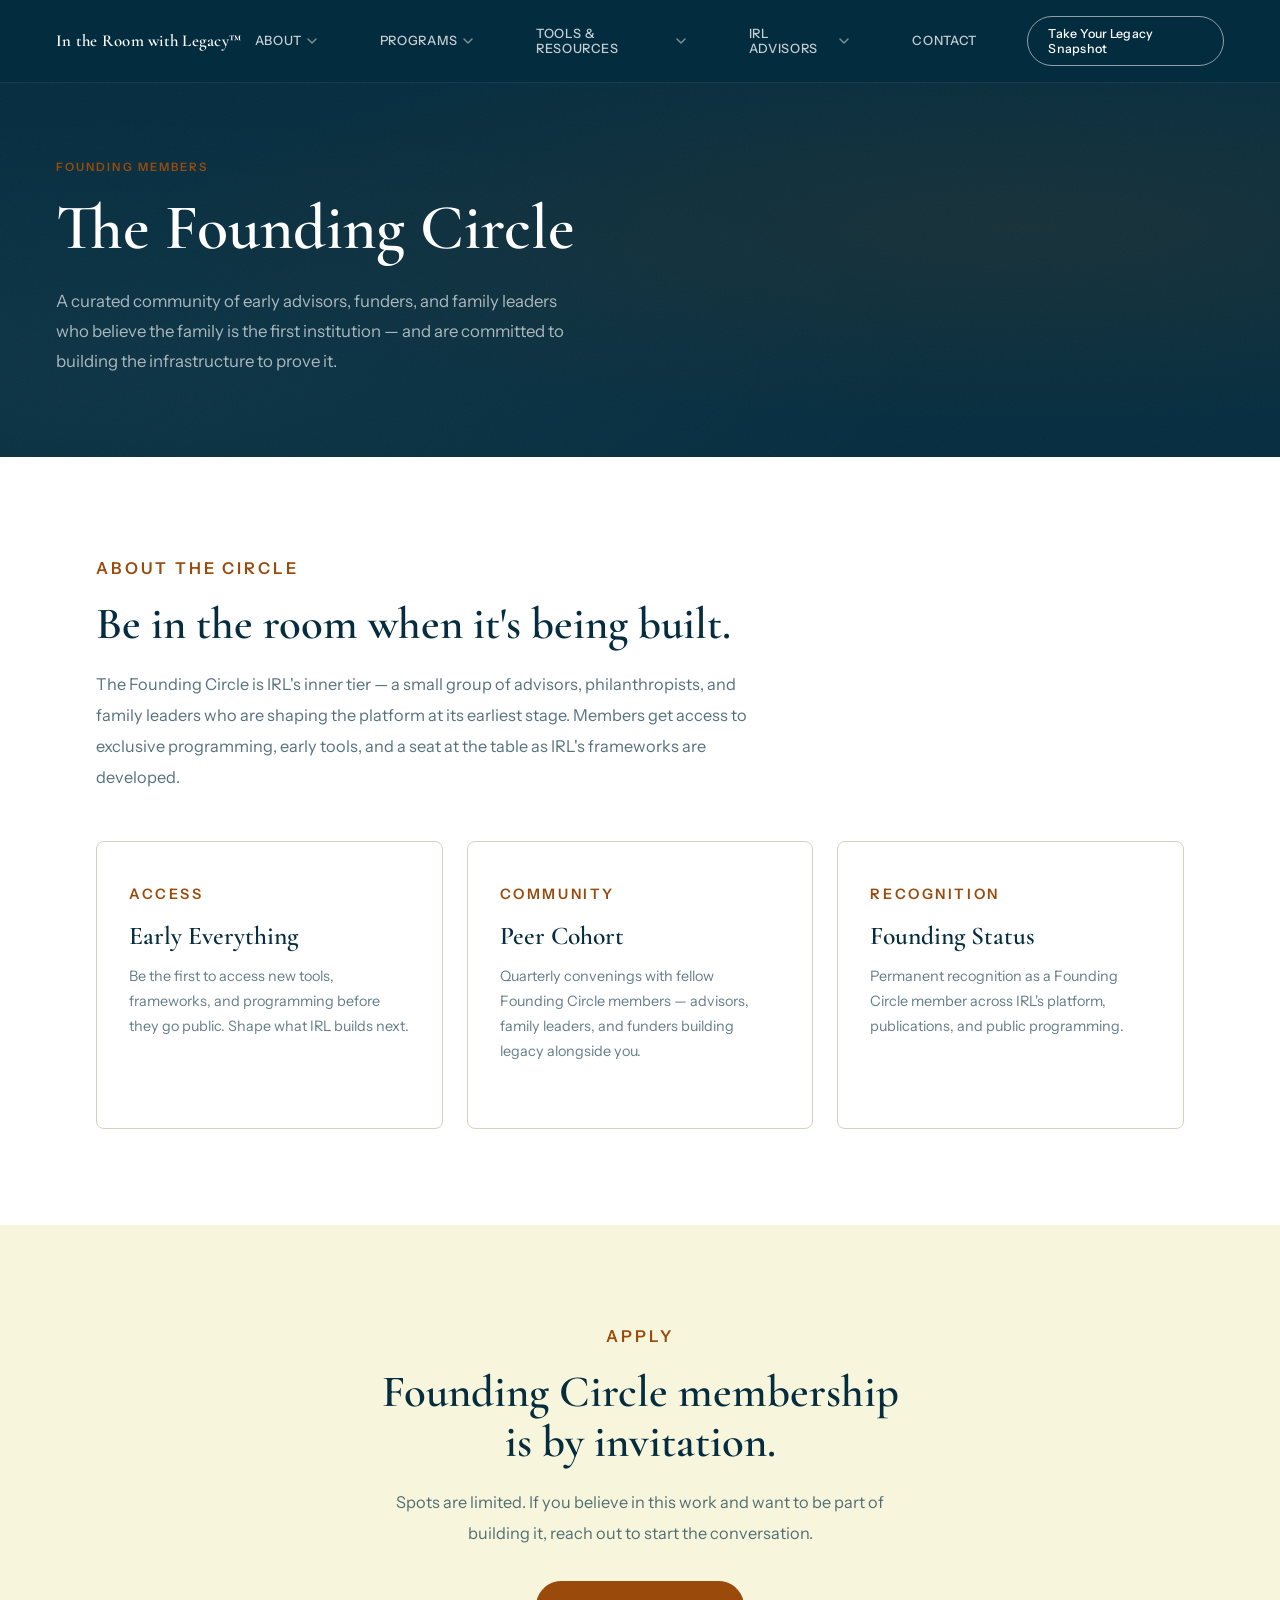
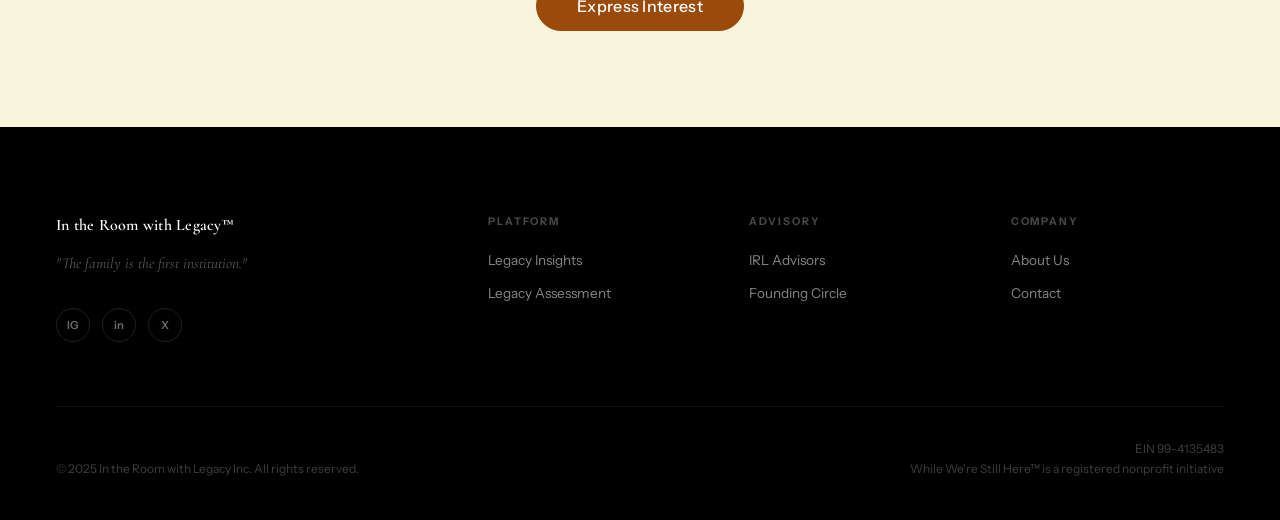
<file: founding-circle.html>
<!DOCTYPE html>
<html lang="en">
<head>
  <meta charset="UTF-8">
  <meta name="viewport" content="width=device-width, initial-scale=1.0">
  <title>Founding Circle — In the Room with Legacy™</title>
  <link rel="preconnect" href="https://fonts.googleapis.com">
  <link rel="preconnect" href="https://fonts.gstatic.com" crossorigin>
  <link href="https://fonts.googleapis.com/css2?family=Cormorant+Garamond:ital,wght@0,300;0,400;0,500;0,600;0,700;1,300;1,400;1,500;1,600&family=Instrument+Sans:ital,wght@0,300;0,400;0,500;0,600;1,400&display=swap" rel="stylesheet">
  <link rel="stylesheet" href="styles.css">
</head>
<body>

  <!-- NAV -->
  <nav id="nav" class="scrolled">
    <a href="index.html" class="nav-logo">In the Room with Legacy™</a>
    <div class="hamburger" id="hamburger" aria-label="Menu" role="button" tabindex="0">
      <span></span><span></span><span></span>
    </div>
    <ul class="nav-links" id="desktop-nav">
      <li class="nav-item has-dropdown">
        <a href="javascript:void(0)" class="nav-item-trigger">About <svg class="nav-arrow" width="10" height="6" viewBox="0 0 10 6" fill="none" aria-hidden="true"><path d="M1 1L5 5L9 1" stroke="currentColor" stroke-width="1.5" stroke-linecap="round" stroke-linejoin="round"/></svg></a>
        <div class="nav-dropdown">
          <a href="about.html">About Us</a>
          <a href="founder-letter.html">Letter from Our Founder</a>
          <a href="partnership-pathways.html">Partnership Pathways</a>
          <a href="faq.html">Frequently Asked Questions</a>
        </div>
      </li>
      <li class="nav-item has-dropdown">
        <a href="javascript:void(0)" class="nav-item-trigger">Programs <svg class="nav-arrow" width="10" height="6" viewBox="0 0 10 6" fill="none" aria-hidden="true"><path d="M1 1L5 5L9 1" stroke="currentColor" stroke-width="1.5" stroke-linecap="round" stroke-linejoin="round"/></svg></a>
        <div class="nav-dropdown">
          <a href="programs.html">Programs</a>
          <a href="while-were-still-here.html">While We're Still Here</a>
        </div>
      </li>
      <li class="nav-item has-dropdown">
        <a href="javascript:void(0)" class="nav-item-trigger">Tools &amp; Resources <svg class="nav-arrow" width="10" height="6" viewBox="0 0 10 6" fill="none" aria-hidden="true"><path d="M1 1L5 5L9 1" stroke="currentColor" stroke-width="1.5" stroke-linecap="round" stroke-linejoin="round"/></svg></a>
        <div class="nav-dropdown">
          <a href="legacy-insights.html">Legacy Insights, Tools &amp; Resources</a>
          <a href="legacy-assessment.html">Legacy Assessment</a>
        </div>
      </li>
      <li class="nav-item has-dropdown">
        <a href="javascript:void(0)" class="nav-item-trigger">IRL Advisors <svg class="nav-arrow" width="10" height="6" viewBox="0 0 10 6" fill="none" aria-hidden="true"><path d="M1 1L5 5L9 1" stroke="currentColor" stroke-width="1.5" stroke-linecap="round" stroke-linejoin="round"/></svg></a>
        <div class="nav-dropdown">
          <a href="irl-advisor.html">IRL Advisor</a>
          <a href="founding-circle.html">Founding Circle</a>
        </div>
      </li>
      <li class="nav-item"><a href="contact.html">Contact</a></li>
      <li class="nav-item"><a href="https://form.typeform.com/to/YOUR_LINK" target="_blank" rel="noopener" class="nav-cta-link">Take Your Legacy Snapshot</a></li>
    </ul>
  </nav>

  <div class="nav-mobile-overlay" id="mobile-menu">
    <a href="index.html"             onclick="closeMobile()">Home</a>
    <a href="legacy-insights.html"   onclick="closeMobile()">Legacy Insights</a>
    <a href="legacy-assessment.html" onclick="closeMobile()">Legacy Assessment</a>
    <a href="irl-advisor.html"       onclick="closeMobile()">IRL Advisor</a>
    <a href="founding-circle.html"   onclick="closeMobile()">Founding Circle</a>
    <a href="contact.html"           onclick="closeMobile()">Contact</a>
    <a href="https://form.typeform.com/to/YOUR_LINK" target="_blank" class="mobile-cta">Take Your Legacy Snapshot →</a>
  </div>

  <!-- PAGE HEADER -->
  <section class="page-header">
    <div class="page-header-inner">
      <p class="eyebrow reveal">Founding Members</p>
      <h1 class="reveal reveal-delay-1">The Founding Circle</h1>
      <p class="page-header-sub reveal reveal-delay-2">
        A curated community of early advisors, funders, and family leaders who believe the family is the first institution — and are committed to building the infrastructure to prove it.
      </p>
    </div>
  </section>

  <!-- WHAT IT IS -->
  <section style="background: var(--white);">
    <div class="page-section">
      <p class="eyebrow reveal" style="color: var(--clay); margin-bottom: 1rem;">About the Circle</p>
      <h2 class="reveal reveal-delay-1">Be in the room when it's being built.</h2>
      <p class="reveal reveal-delay-2">
        The Founding Circle is IRL's inner tier — a small group of advisors, philanthropists, and family leaders who are shaping the platform at its earliest stage. Members get access to exclusive programming, early tools, and a seat at the table as IRL's frameworks are developed.
      </p>
      <div class="inner-card-grid">
        <div class="inner-card reveal">
          <p class="eyebrow">Access</p>
          <h3>Early Everything</h3>
          <p>Be the first to access new tools, frameworks, and programming before they go public. Shape what IRL builds next.</p>
        </div>
        <div class="inner-card reveal reveal-delay-1">
          <p class="eyebrow">Community</p>
          <h3>Peer Cohort</h3>
          <p>Quarterly convenings with fellow Founding Circle members — advisors, family leaders, and funders building legacy alongside you.</p>
        </div>
        <div class="inner-card reveal reveal-delay-2">
          <p class="eyebrow">Recognition</p>
          <h3>Founding Status</h3>
          <p>Permanent recognition as a Founding Circle member across IRL's platform, publications, and public programming.</p>
        </div>
      </div>
    </div>
  </section>

  <!-- CTA -->
  <div class="page-section-full">
    <div class="page-section" style="text-align: center; max-width: 640px; margin: 0 auto;">
      <p class="eyebrow reveal" style="color: var(--clay); margin-bottom: 1rem;">Apply</p>
      <h2 class="reveal reveal-delay-1">Founding Circle membership is by invitation.</h2>
      <p class="reveal reveal-delay-2" style="margin: 0 auto 2rem;">
        Spots are limited. If you believe in this work and want to be part of building it, reach out to start the conversation.
      </p>
      <a href="contact.html" class="btn btn-clay reveal reveal-delay-3" style="font-size: 1rem; padding: 1rem 2.5rem;">
        Express Interest
      </a>
    </div>
  </div>

  <!-- FOOTER -->
  <footer>
    <div class="footer-grid">
      <div class="footer-brand">
        <a href="index.html" class="footer-brand-logo">In the Room with Legacy™</a>
        <p class="footer-tagline">"The family is the first institution."</p>
        <div class="footer-socials">
          <a href="#" aria-label="Instagram">IG</a>
          <a href="#" aria-label="LinkedIn">in</a>
          <a href="#" aria-label="X / Twitter">X</a>
        </div>
      </div>
      <div class="footer-col">
        <p class="footer-col-head">Platform</p>
        <ul>
          <li><a href="legacy-insights.html">Legacy Insights</a></li>
          <li><a href="legacy-assessment.html">Legacy Assessment</a></li>
        </ul>
      </div>
      <div class="footer-col">
        <p class="footer-col-head">Advisory</p>
        <ul>
          <li><a href="irl-advisor.html">IRL Advisors</a></li>
          <li><a href="founding-circle.html">Founding Circle</a></li>
        </ul>
      </div>
      <div class="footer-col">
        <p class="footer-col-head">Company</p>
        <ul>
          <li><a href="about.html">About Us</a></li>
          <li><a href="contact.html">Contact</a></li>
        </ul>
      </div>
    </div>
    <div class="footer-bottom">
      <p>© 2025 In the Room with Legacy Inc. All rights reserved.</p>
      <p class="footer-ein">EIN 99-4135483<br>While We're Still Here™ is a registered nonprofit initiative</p>
    </div>
  </footer>

  <script>
    document.getElementById('nav').classList.add('scrolled');
    document.querySelectorAll('.nav-item.has-dropdown').forEach(item => {
      item.querySelector('.nav-item-trigger').addEventListener('click', (e) => {
        e.stopPropagation();
        const isOpen = item.classList.contains('open');
        document.querySelectorAll('.nav-item.has-dropdown').forEach(i => i.classList.remove('open'));
        if (!isOpen) item.classList.add('open');
      });
    });
    document.addEventListener('click', () => {
      document.querySelectorAll('.nav-item.has-dropdown').forEach(i => i.classList.remove('open'));
    });
    const hamburger  = document.getElementById('hamburger');
    const mobileMenu = document.getElementById('mobile-menu');
    function closeMobile() {
      hamburger.classList.remove('active');
      mobileMenu.classList.remove('open');
      document.body.style.overflow = '';
    }
    hamburger.addEventListener('click', () => {
      const open = mobileMenu.classList.contains('open');
      open ? closeMobile() : (hamburger.classList.add('active'), mobileMenu.classList.add('open'), document.body.style.overflow = 'hidden');
    });
    const revealEls = document.querySelectorAll('.reveal');
    const observer  = new IntersectionObserver((entries) => {
      entries.forEach(e => { if (e.isIntersecting) { e.target.classList.add('visible'); observer.unobserve(e.target); } });
    }, { threshold: 0.1 });
    revealEls.forEach(el => observer.observe(el));
  </script>
</body>
</html>
</file>
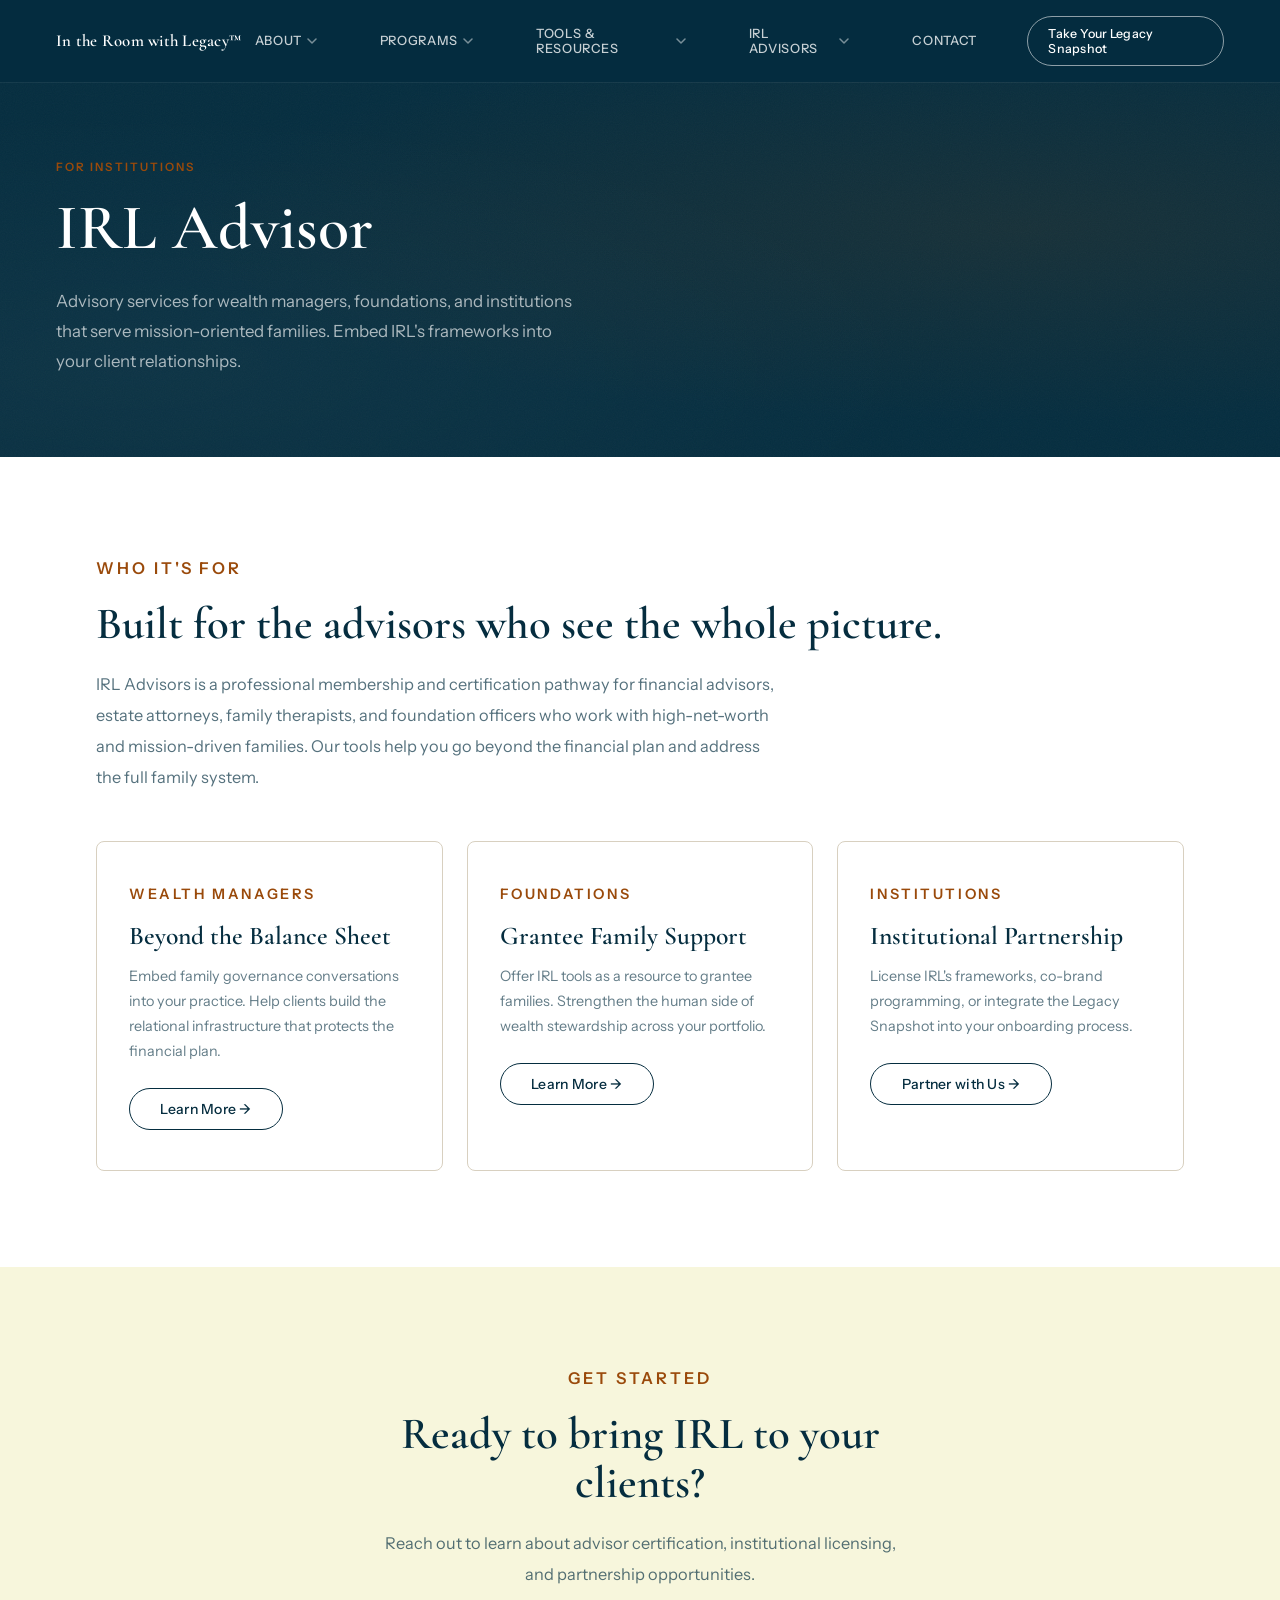
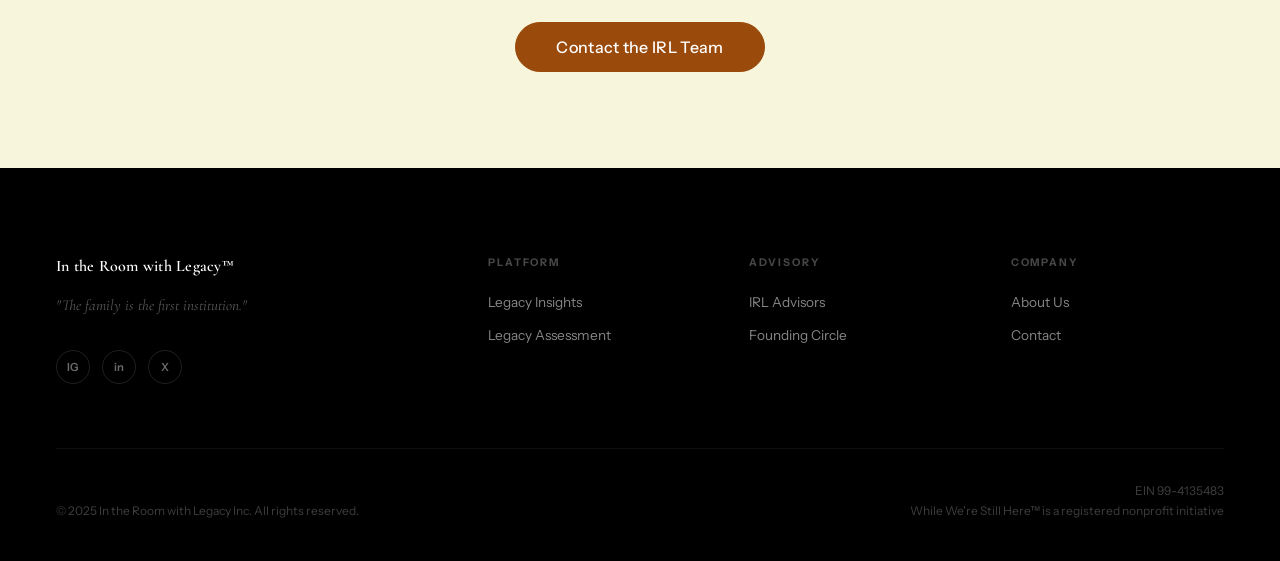
<file: irl-advisor.html>
<!DOCTYPE html>
<html lang="en">
<head>
  <meta charset="UTF-8">
  <meta name="viewport" content="width=device-width, initial-scale=1.0">
  <title>IRL Advisor — In the Room with Legacy™</title>
  <link rel="preconnect" href="https://fonts.googleapis.com">
  <link rel="preconnect" href="https://fonts.gstatic.com" crossorigin>
  <link href="https://fonts.googleapis.com/css2?family=Cormorant+Garamond:ital,wght@0,300;0,400;0,500;0,600;0,700;1,300;1,400;1,500;1,600&family=Instrument+Sans:ital,wght@0,300;0,400;0,500;0,600;1,400&display=swap" rel="stylesheet">
  <link rel="stylesheet" href="styles.css">
</head>
<body>

  <!-- NAV -->
  <nav id="nav" class="scrolled">
    <a href="index.html" class="nav-logo">In the Room with Legacy™</a>
    <div class="hamburger" id="hamburger" aria-label="Menu" role="button" tabindex="0">
      <span></span><span></span><span></span>
    </div>
    <ul class="nav-links" id="desktop-nav">
      <li class="nav-item has-dropdown">
        <a href="javascript:void(0)" class="nav-item-trigger">About <svg class="nav-arrow" width="10" height="6" viewBox="0 0 10 6" fill="none" aria-hidden="true"><path d="M1 1L5 5L9 1" stroke="currentColor" stroke-width="1.5" stroke-linecap="round" stroke-linejoin="round"/></svg></a>
        <div class="nav-dropdown">
          <a href="about.html">About Us</a>
          <a href="founder-letter.html">Letter from Our Founder</a>
          <a href="partnership-pathways.html">Partnership Pathways</a>
          <a href="faq.html">Frequently Asked Questions</a>
        </div>
      </li>
      <li class="nav-item has-dropdown">
        <a href="javascript:void(0)" class="nav-item-trigger">Programs <svg class="nav-arrow" width="10" height="6" viewBox="0 0 10 6" fill="none" aria-hidden="true"><path d="M1 1L5 5L9 1" stroke="currentColor" stroke-width="1.5" stroke-linecap="round" stroke-linejoin="round"/></svg></a>
        <div class="nav-dropdown">
          <a href="programs.html">Programs</a>
          <a href="while-were-still-here.html">While We're Still Here</a>
        </div>
      </li>
      <li class="nav-item has-dropdown">
        <a href="javascript:void(0)" class="nav-item-trigger">Tools &amp; Resources <svg class="nav-arrow" width="10" height="6" viewBox="0 0 10 6" fill="none" aria-hidden="true"><path d="M1 1L5 5L9 1" stroke="currentColor" stroke-width="1.5" stroke-linecap="round" stroke-linejoin="round"/></svg></a>
        <div class="nav-dropdown">
          <a href="legacy-insights.html">Legacy Insights, Tools &amp; Resources</a>
          <a href="legacy-assessment.html">Legacy Assessment</a>
        </div>
      </li>
      <li class="nav-item has-dropdown">
        <a href="javascript:void(0)" class="nav-item-trigger">IRL Advisors <svg class="nav-arrow" width="10" height="6" viewBox="0 0 10 6" fill="none" aria-hidden="true"><path d="M1 1L5 5L9 1" stroke="currentColor" stroke-width="1.5" stroke-linecap="round" stroke-linejoin="round"/></svg></a>
        <div class="nav-dropdown">
          <a href="irl-advisor.html">IRL Advisor</a>
          <a href="founding-circle.html">Founding Circle</a>
        </div>
      </li>
      <li class="nav-item"><a href="contact.html">Contact</a></li>
      <li class="nav-item"><a href="https://form.typeform.com/to/YOUR_LINK" target="_blank" rel="noopener" class="nav-cta-link">Take Your Legacy Snapshot</a></li>
    </ul>
  </nav>

  <div class="nav-mobile-overlay" id="mobile-menu">
    <a href="index.html"             onclick="closeMobile()">Home</a>
    <a href="legacy-insights.html"   onclick="closeMobile()">Legacy Insights</a>
    <a href="legacy-assessment.html" onclick="closeMobile()">Legacy Assessment</a>
    <a href="irl-advisor.html"       onclick="closeMobile()">IRL Advisor</a>
    <a href="founding-circle.html"   onclick="closeMobile()">Founding Circle</a>
    <a href="contact.html"           onclick="closeMobile()">Contact</a>
    <a href="https://form.typeform.com/to/YOUR_LINK" target="_blank" class="mobile-cta">Take Your Legacy Snapshot →</a>
  </div>

  <!-- PAGE HEADER -->
  <section class="page-header">
    <div class="page-header-inner">
      <p class="eyebrow reveal">For Institutions</p>
      <h1 class="reveal reveal-delay-1">IRL Advisor</h1>
      <p class="page-header-sub reveal reveal-delay-2">
        Advisory services for wealth managers, foundations, and institutions that serve mission-oriented families. Embed IRL's frameworks into your client relationships.
      </p>
    </div>
  </section>

  <!-- WHO IT'S FOR -->
  <section style="background: var(--white);">
    <div class="page-section">
      <p class="eyebrow reveal" style="color: var(--clay); margin-bottom: 1rem;">Who It's For</p>
      <h2 class="reveal reveal-delay-1">Built for the advisors who see the whole picture.</h2>
      <p class="reveal reveal-delay-2">
        IRL Advisors is a professional membership and certification pathway for financial advisors, estate attorneys, family therapists, and foundation officers who work with high-net-worth and mission-driven families. Our tools help you go beyond the financial plan and address the full family system.
      </p>
      <div class="inner-card-grid">
        <div class="inner-card reveal">
          <p class="eyebrow">Wealth Managers</p>
          <h3>Beyond the Balance Sheet</h3>
          <p>Embed family governance conversations into your practice. Help clients build the relational infrastructure that protects the financial plan.</p>
          <a href="contact.html" class="btn btn-ghost-dusk">Learn More →</a>
        </div>
        <div class="inner-card reveal reveal-delay-1">
          <p class="eyebrow">Foundations</p>
          <h3>Grantee Family Support</h3>
          <p>Offer IRL tools as a resource to grantee families. Strengthen the human side of wealth stewardship across your portfolio.</p>
          <a href="contact.html" class="btn btn-ghost-dusk">Learn More →</a>
        </div>
        <div class="inner-card reveal reveal-delay-2">
          <p class="eyebrow">Institutions</p>
          <h3>Institutional Partnership</h3>
          <p>License IRL's frameworks, co-brand programming, or integrate the Legacy Snapshot into your onboarding process.</p>
          <a href="contact.html" class="btn btn-ghost-dusk">Partner with Us →</a>
        </div>
      </div>
    </div>
  </section>

  <!-- CTA -->
  <div class="page-section-full">
    <div class="page-section" style="text-align: center; max-width: 640px; margin: 0 auto;">
      <p class="eyebrow reveal" style="color: var(--clay); margin-bottom: 1rem;">Get Started</p>
      <h2 class="reveal reveal-delay-1">Ready to bring IRL to your clients?</h2>
      <p class="reveal reveal-delay-2" style="margin: 0 auto 2rem;">
        Reach out to learn about advisor certification, institutional licensing, and partnership opportunities.
      </p>
      <a href="contact.html" class="btn btn-clay reveal reveal-delay-3" style="font-size: 1rem; padding: 1rem 2.5rem;">
        Contact the IRL Team
      </a>
    </div>
  </div>

  <!-- FOOTER -->
  <footer>
    <div class="footer-grid">
      <div class="footer-brand">
        <a href="index.html" class="footer-brand-logo">In the Room with Legacy™</a>
        <p class="footer-tagline">"The family is the first institution."</p>
        <div class="footer-socials">
          <a href="#" aria-label="Instagram">IG</a>
          <a href="#" aria-label="LinkedIn">in</a>
          <a href="#" aria-label="X / Twitter">X</a>
        </div>
      </div>
      <div class="footer-col">
        <p class="footer-col-head">Platform</p>
        <ul>
          <li><a href="legacy-insights.html">Legacy Insights</a></li>
          <li><a href="legacy-assessment.html">Legacy Assessment</a></li>
        </ul>
      </div>
      <div class="footer-col">
        <p class="footer-col-head">Advisory</p>
        <ul>
          <li><a href="irl-advisor.html">IRL Advisors</a></li>
          <li><a href="founding-circle.html">Founding Circle</a></li>
        </ul>
      </div>
      <div class="footer-col">
        <p class="footer-col-head">Company</p>
        <ul>
          <li><a href="about.html">About Us</a></li>
          <li><a href="contact.html">Contact</a></li>
        </ul>
      </div>
    </div>
    <div class="footer-bottom">
      <p>© 2025 In the Room with Legacy Inc. All rights reserved.</p>
      <p class="footer-ein">EIN 99-4135483<br>While We're Still Here™ is a registered nonprofit initiative</p>
    </div>
  </footer>

  <script>
    document.getElementById('nav').classList.add('scrolled');
    document.querySelectorAll('.nav-item.has-dropdown').forEach(item => {
      item.querySelector('.nav-item-trigger').addEventListener('click', (e) => {
        e.stopPropagation();
        const isOpen = item.classList.contains('open');
        document.querySelectorAll('.nav-item.has-dropdown').forEach(i => i.classList.remove('open'));
        if (!isOpen) item.classList.add('open');
      });
    });
    document.addEventListener('click', () => {
      document.querySelectorAll('.nav-item.has-dropdown').forEach(i => i.classList.remove('open'));
    });
    const hamburger  = document.getElementById('hamburger');
    const mobileMenu = document.getElementById('mobile-menu');
    function closeMobile() {
      hamburger.classList.remove('active');
      mobileMenu.classList.remove('open');
      document.body.style.overflow = '';
    }
    hamburger.addEventListener('click', () => {
      const open = mobileMenu.classList.contains('open');
      open ? closeMobile() : (hamburger.classList.add('active'), mobileMenu.classList.add('open'), document.body.style.overflow = 'hidden');
    });
    const revealEls = document.querySelectorAll('.reveal');
    const observer  = new IntersectionObserver((entries) => {
      entries.forEach(e => { if (e.isIntersecting) { e.target.classList.add('visible'); observer.unobserve(e.target); } });
    }, { threshold: 0.1 });
    revealEls.forEach(el => observer.observe(el));
  </script>
</body>
</html>
</file>
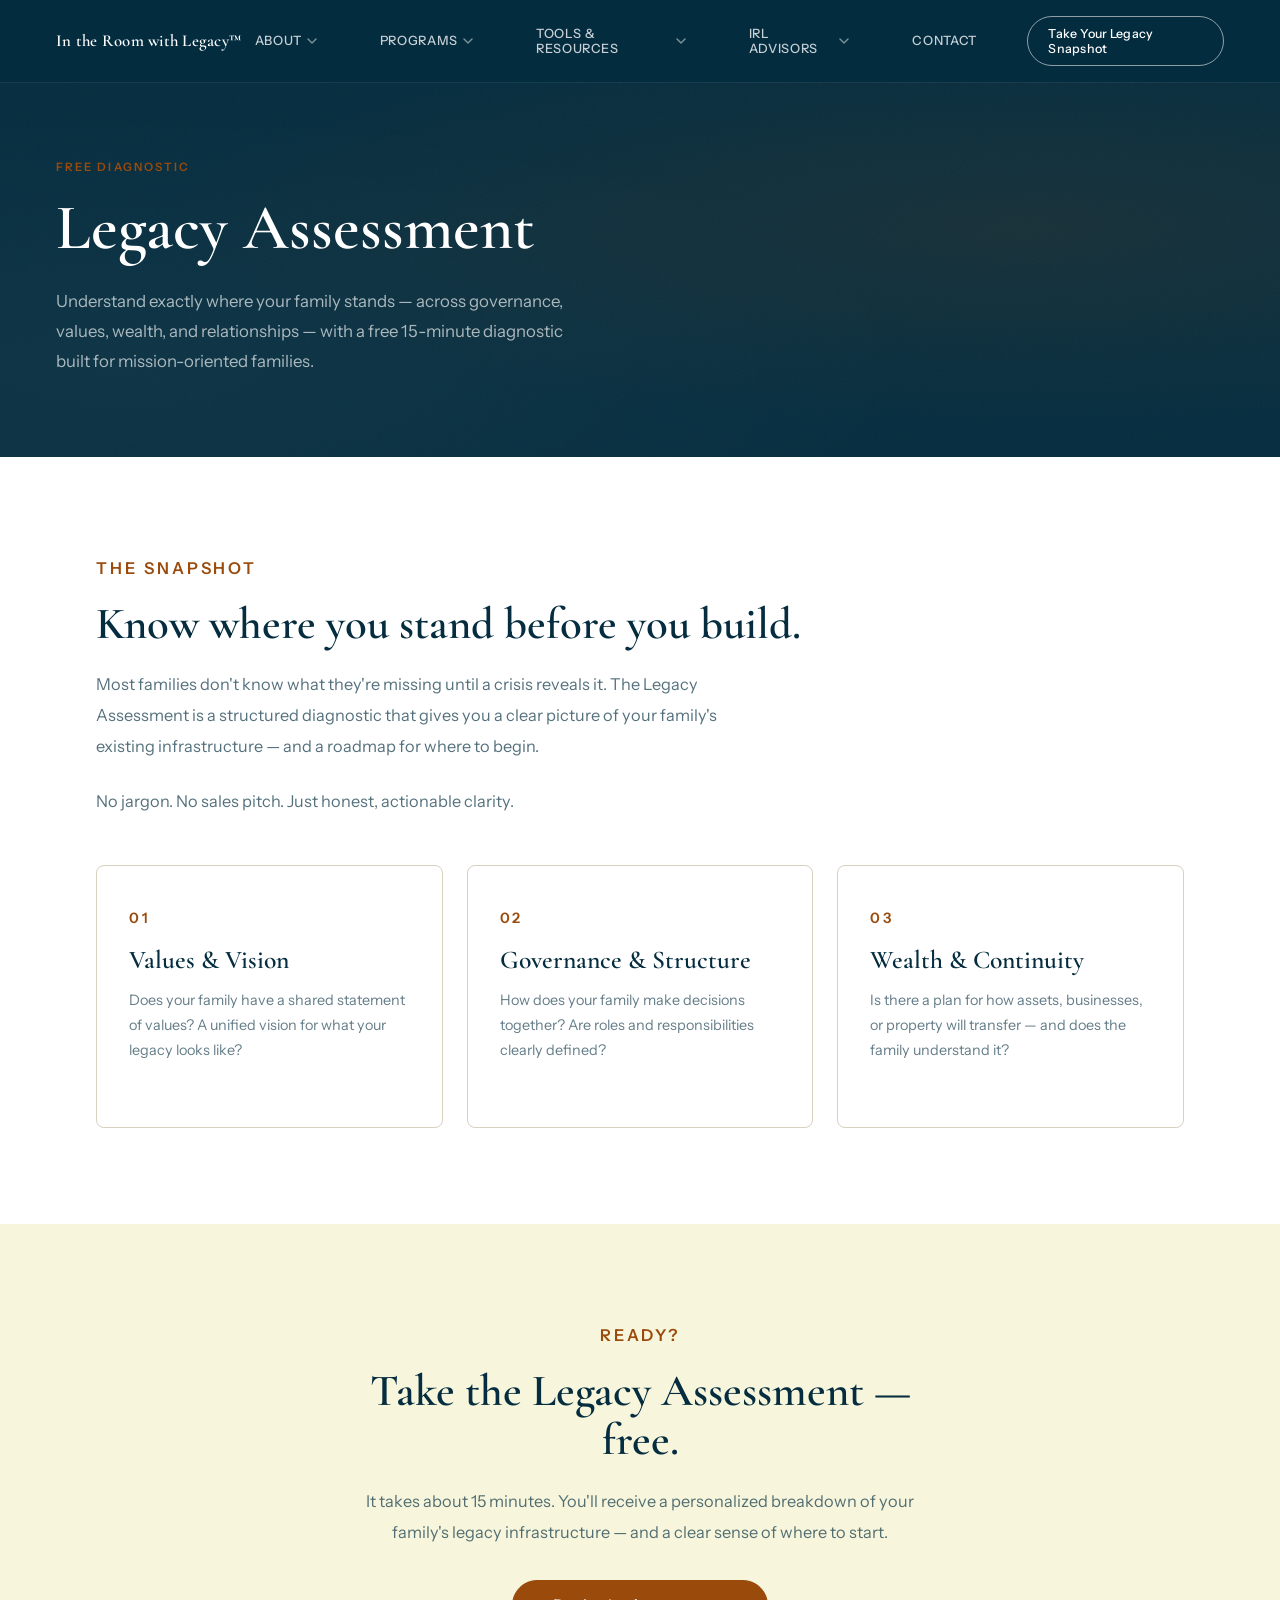
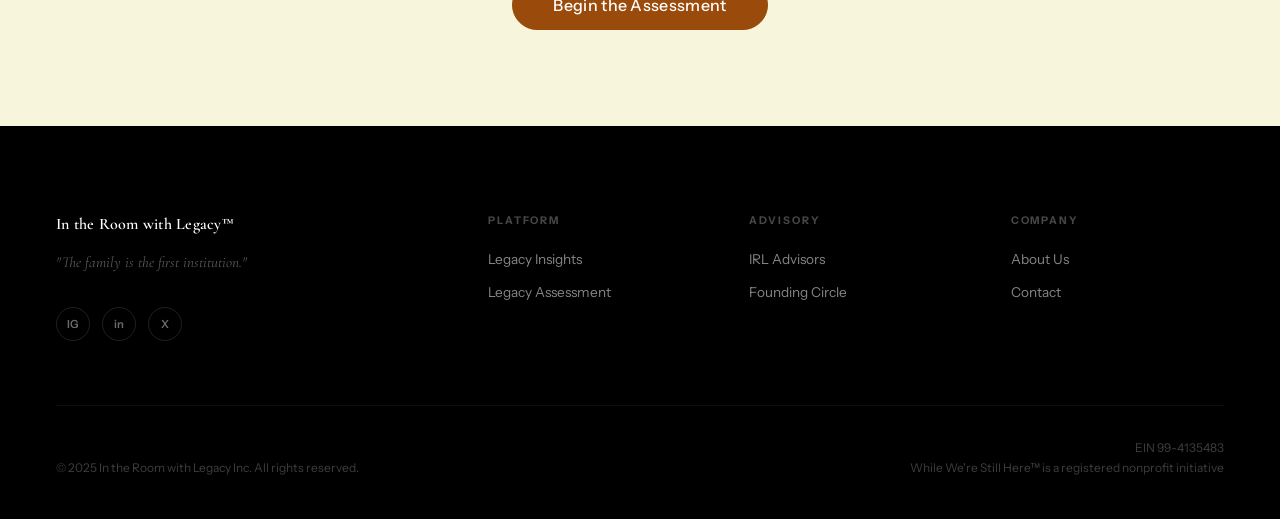
<file: legacy-assessment.html>
<!DOCTYPE html>
<html lang="en">
<head>
  <meta charset="UTF-8">
  <meta name="viewport" content="width=device-width, initial-scale=1.0">
  <title>Legacy Assessment — In the Room with Legacy™</title>
  <link rel="preconnect" href="https://fonts.googleapis.com">
  <link rel="preconnect" href="https://fonts.gstatic.com" crossorigin>
  <link href="https://fonts.googleapis.com/css2?family=Cormorant+Garamond:ital,wght@0,300;0,400;0,500;0,600;0,700;1,300;1,400;1,500;1,600&family=Instrument+Sans:ital,wght@0,300;0,400;0,500;0,600;1,400&display=swap" rel="stylesheet">
  <link rel="stylesheet" href="styles.css">
</head>
<body>

  <!-- NAV -->
  <nav id="nav" class="scrolled">
    <a href="index.html" class="nav-logo">In the Room with Legacy™</a>
    <div class="hamburger" id="hamburger" aria-label="Menu" role="button" tabindex="0">
      <span></span><span></span><span></span>
    </div>
    <ul class="nav-links" id="desktop-nav">
      <li class="nav-item has-dropdown">
        <a href="javascript:void(0)" class="nav-item-trigger">About <svg class="nav-arrow" width="10" height="6" viewBox="0 0 10 6" fill="none" aria-hidden="true"><path d="M1 1L5 5L9 1" stroke="currentColor" stroke-width="1.5" stroke-linecap="round" stroke-linejoin="round"/></svg></a>
        <div class="nav-dropdown">
          <a href="about.html">About Us</a>
          <a href="founder-letter.html">Letter from Our Founder</a>
          <a href="partnership-pathways.html">Partnership Pathways</a>
          <a href="faq.html">Frequently Asked Questions</a>
        </div>
      </li>
      <li class="nav-item has-dropdown">
        <a href="javascript:void(0)" class="nav-item-trigger">Programs <svg class="nav-arrow" width="10" height="6" viewBox="0 0 10 6" fill="none" aria-hidden="true"><path d="M1 1L5 5L9 1" stroke="currentColor" stroke-width="1.5" stroke-linecap="round" stroke-linejoin="round"/></svg></a>
        <div class="nav-dropdown">
          <a href="programs.html">Programs</a>
          <a href="while-were-still-here.html">While We're Still Here</a>
        </div>
      </li>
      <li class="nav-item has-dropdown">
        <a href="javascript:void(0)" class="nav-item-trigger">Tools &amp; Resources <svg class="nav-arrow" width="10" height="6" viewBox="0 0 10 6" fill="none" aria-hidden="true"><path d="M1 1L5 5L9 1" stroke="currentColor" stroke-width="1.5" stroke-linecap="round" stroke-linejoin="round"/></svg></a>
        <div class="nav-dropdown">
          <a href="legacy-insights.html">Legacy Insights, Tools &amp; Resources</a>
          <a href="legacy-assessment.html">Legacy Assessment</a>
        </div>
      </li>
      <li class="nav-item has-dropdown">
        <a href="javascript:void(0)" class="nav-item-trigger">IRL Advisors <svg class="nav-arrow" width="10" height="6" viewBox="0 0 10 6" fill="none" aria-hidden="true"><path d="M1 1L5 5L9 1" stroke="currentColor" stroke-width="1.5" stroke-linecap="round" stroke-linejoin="round"/></svg></a>
        <div class="nav-dropdown">
          <a href="irl-advisor.html">IRL Advisor</a>
          <a href="founding-circle.html">Founding Circle</a>
        </div>
      </li>
      <li class="nav-item"><a href="contact.html">Contact</a></li>
      <li class="nav-item"><a href="https://form.typeform.com/to/YOUR_LINK" target="_blank" rel="noopener" class="nav-cta-link">Take Your Legacy Snapshot</a></li>
    </ul>
  </nav>

  <div class="nav-mobile-overlay" id="mobile-menu">
    <a href="index.html"             onclick="closeMobile()">Home</a>
    <a href="legacy-insights.html"   onclick="closeMobile()">Legacy Insights</a>
    <a href="legacy-assessment.html" onclick="closeMobile()">Legacy Assessment</a>
    <a href="irl-advisor.html"       onclick="closeMobile()">IRL Advisor</a>
    <a href="founding-circle.html"   onclick="closeMobile()">Founding Circle</a>
    <a href="contact.html"           onclick="closeMobile()">Contact</a>
    <a href="https://form.typeform.com/to/YOUR_LINK" target="_blank" class="mobile-cta">Take Your Legacy Snapshot →</a>
  </div>

  <!-- PAGE HEADER -->
  <section class="page-header">
    <div class="page-header-inner">
      <p class="eyebrow reveal">Free Diagnostic</p>
      <h1 class="reveal reveal-delay-1">Legacy Assessment</h1>
      <p class="page-header-sub reveal reveal-delay-2">
        Understand exactly where your family stands — across governance, values, wealth, and relationships — with a free 15-minute diagnostic built for mission-oriented families.
      </p>
    </div>
  </section>

  <!-- WHAT IT IS -->
  <section style="background: var(--white);">
    <div class="page-section">
      <p class="eyebrow reveal" style="color: var(--clay); margin-bottom: 1rem;">The Snapshot</p>
      <h2 class="reveal reveal-delay-1">Know where you stand before you build.</h2>
      <p class="reveal reveal-delay-2">
        Most families don't know what they're missing until a crisis reveals it. The Legacy Assessment is a structured diagnostic that gives you a clear picture of your family's existing infrastructure — and a roadmap for where to begin.
      </p>
      <p class="reveal reveal-delay-3">
        No jargon. No sales pitch. Just honest, actionable clarity.
      </p>

      <div class="inner-card-grid">
        <div class="inner-card reveal">
          <p class="eyebrow">01</p>
          <h3>Values &amp; Vision</h3>
          <p>Does your family have a shared statement of values? A unified vision for what your legacy looks like?</p>
        </div>
        <div class="inner-card reveal reveal-delay-1">
          <p class="eyebrow">02</p>
          <h3>Governance &amp; Structure</h3>
          <p>How does your family make decisions together? Are roles and responsibilities clearly defined?</p>
        </div>
        <div class="inner-card reveal reveal-delay-2">
          <p class="eyebrow">03</p>
          <h3>Wealth &amp; Continuity</h3>
          <p>Is there a plan for how assets, businesses, or property will transfer — and does the family understand it?</p>
        </div>
      </div>
    </div>
  </section>

  <!-- CTA SECTION -->
  <div class="page-section-full">
    <div class="page-section" style="text-align: center; max-width: 680px; margin: 0 auto;">
      <p class="eyebrow reveal" style="color: var(--clay); margin-bottom: 1rem;">Ready?</p>
      <h2 class="reveal reveal-delay-1">Take the Legacy Assessment — free.</h2>
      <p class="reveal reveal-delay-2" style="margin: 0 auto 2rem;">
        It takes about 15 minutes. You'll receive a personalized breakdown of your family's legacy infrastructure — and a clear sense of where to start.
      </p>
      <a href="https://form.typeform.com/to/YOUR_LINK" target="_blank" class="btn btn-clay reveal reveal-delay-3" style="font-size: 1rem; padding: 1rem 2.5rem;">
        Begin the Assessment
      </a>
    </div>
  </div>

  <!-- FOOTER -->
  <footer>
    <div class="footer-grid">
      <div class="footer-brand">
        <a href="index.html" class="footer-brand-logo">In the Room with Legacy™</a>
        <p class="footer-tagline">"The family is the first institution."</p>
        <div class="footer-socials">
          <a href="#" aria-label="Instagram">IG</a>
          <a href="#" aria-label="LinkedIn">in</a>
          <a href="#" aria-label="X / Twitter">X</a>
        </div>
      </div>
      <div class="footer-col">
        <p class="footer-col-head">Platform</p>
        <ul>
          <li><a href="legacy-insights.html">Legacy Insights</a></li>
          <li><a href="legacy-assessment.html">Legacy Assessment</a></li>
        </ul>
      </div>
      <div class="footer-col">
        <p class="footer-col-head">Advisory</p>
        <ul>
          <li><a href="irl-advisor.html">IRL Advisors</a></li>
          <li><a href="founding-circle.html">Founding Circle</a></li>
        </ul>
      </div>
      <div class="footer-col">
        <p class="footer-col-head">Company</p>
        <ul>
          <li><a href="about.html">About Us</a></li>
          <li><a href="contact.html">Contact</a></li>
        </ul>
      </div>
    </div>
    <div class="footer-bottom">
      <p>© 2025 In the Room with Legacy Inc. All rights reserved.</p>
      <p class="footer-ein">EIN 99-4135483<br>While We're Still Here™ is a registered nonprofit initiative</p>
    </div>
  </footer>

  <script>
    document.getElementById('nav').classList.add('scrolled');
    document.querySelectorAll('.nav-item.has-dropdown').forEach(item => {
      item.querySelector('.nav-item-trigger').addEventListener('click', (e) => {
        e.stopPropagation();
        const isOpen = item.classList.contains('open');
        document.querySelectorAll('.nav-item.has-dropdown').forEach(i => i.classList.remove('open'));
        if (!isOpen) item.classList.add('open');
      });
    });
    document.addEventListener('click', () => {
      document.querySelectorAll('.nav-item.has-dropdown').forEach(i => i.classList.remove('open'));
    });
    const hamburger  = document.getElementById('hamburger');
    const mobileMenu = document.getElementById('mobile-menu');
    function closeMobile() {
      hamburger.classList.remove('active');
      mobileMenu.classList.remove('open');
      document.body.style.overflow = '';
    }
    hamburger.addEventListener('click', () => {
      const open = mobileMenu.classList.contains('open');
      open ? closeMobile() : (hamburger.classList.add('active'), mobileMenu.classList.add('open'), document.body.style.overflow = 'hidden');
    });
    const revealEls = document.querySelectorAll('.reveal');
    const observer  = new IntersectionObserver((entries) => {
      entries.forEach(e => { if (e.isIntersecting) { e.target.classList.add('visible'); observer.unobserve(e.target); } });
    }, { threshold: 0.1 });
    revealEls.forEach(el => observer.observe(el));
  </script>
</body>
</html>
</file>
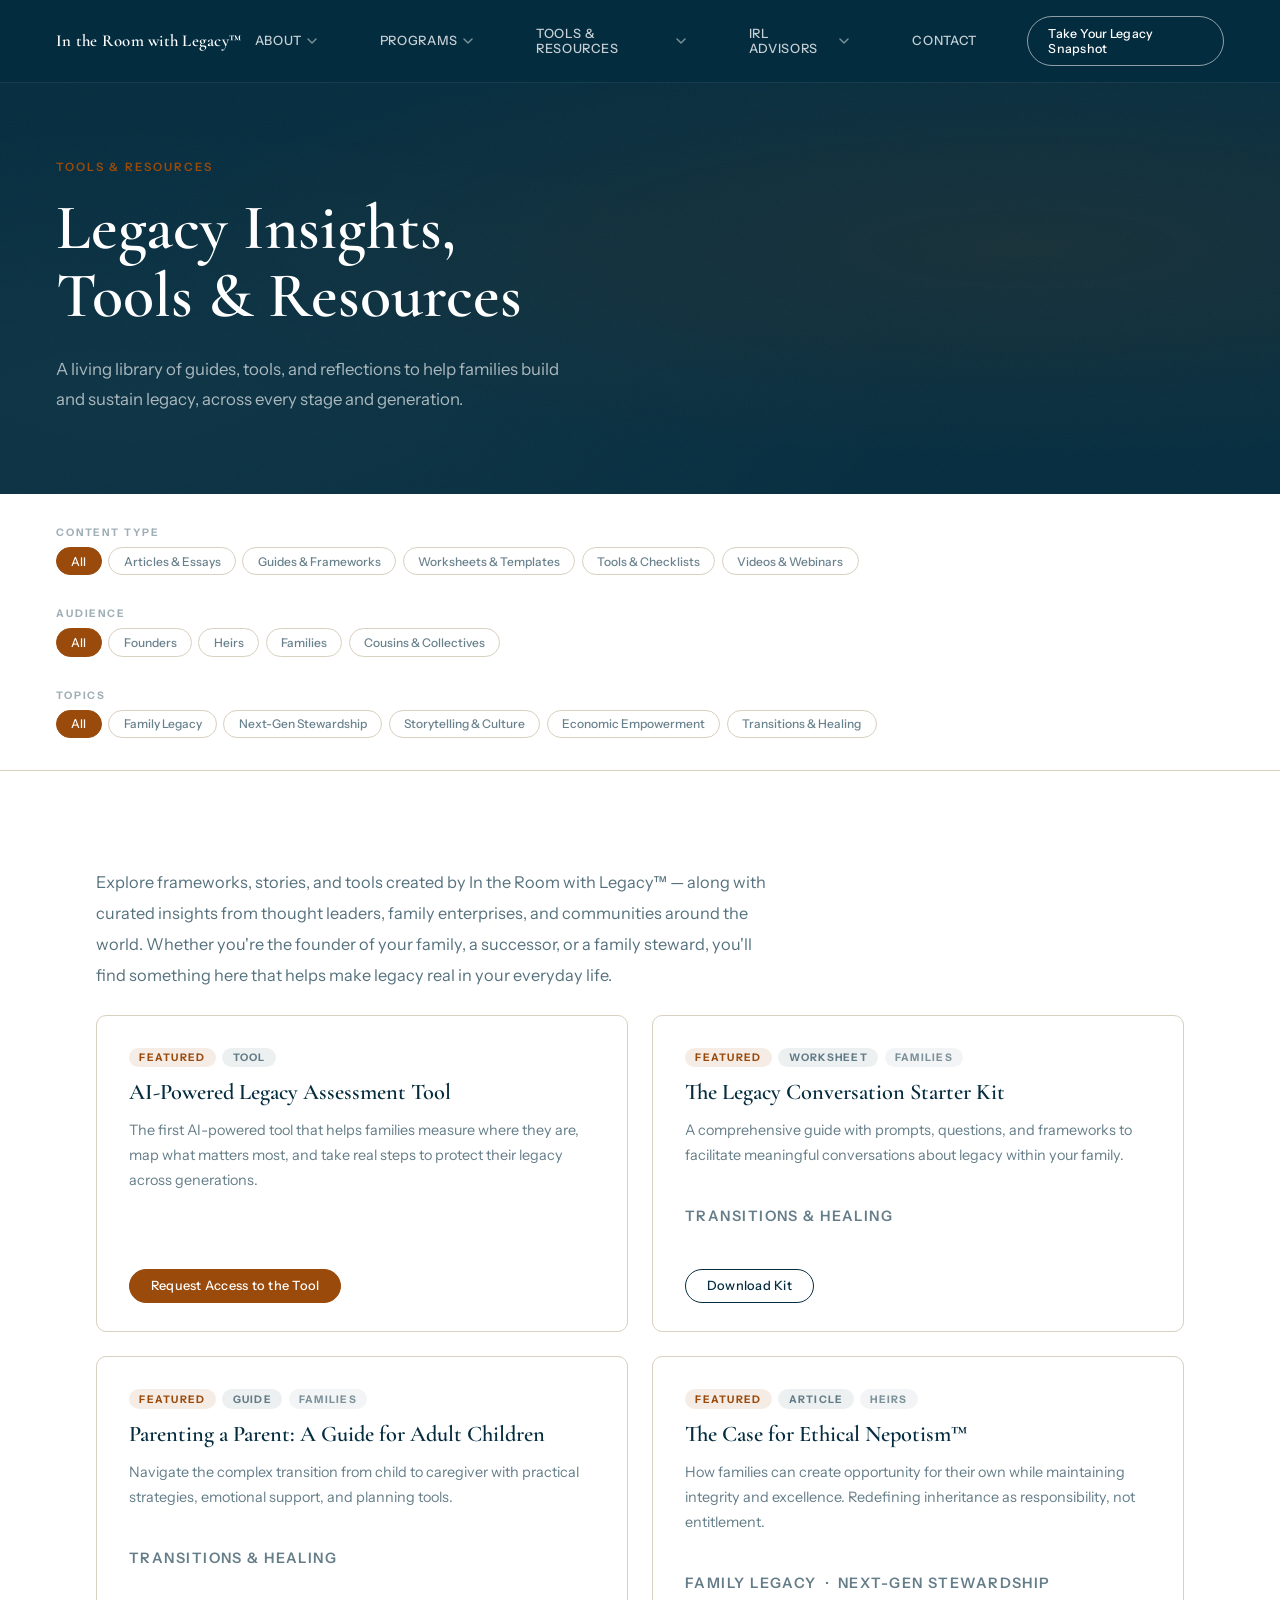
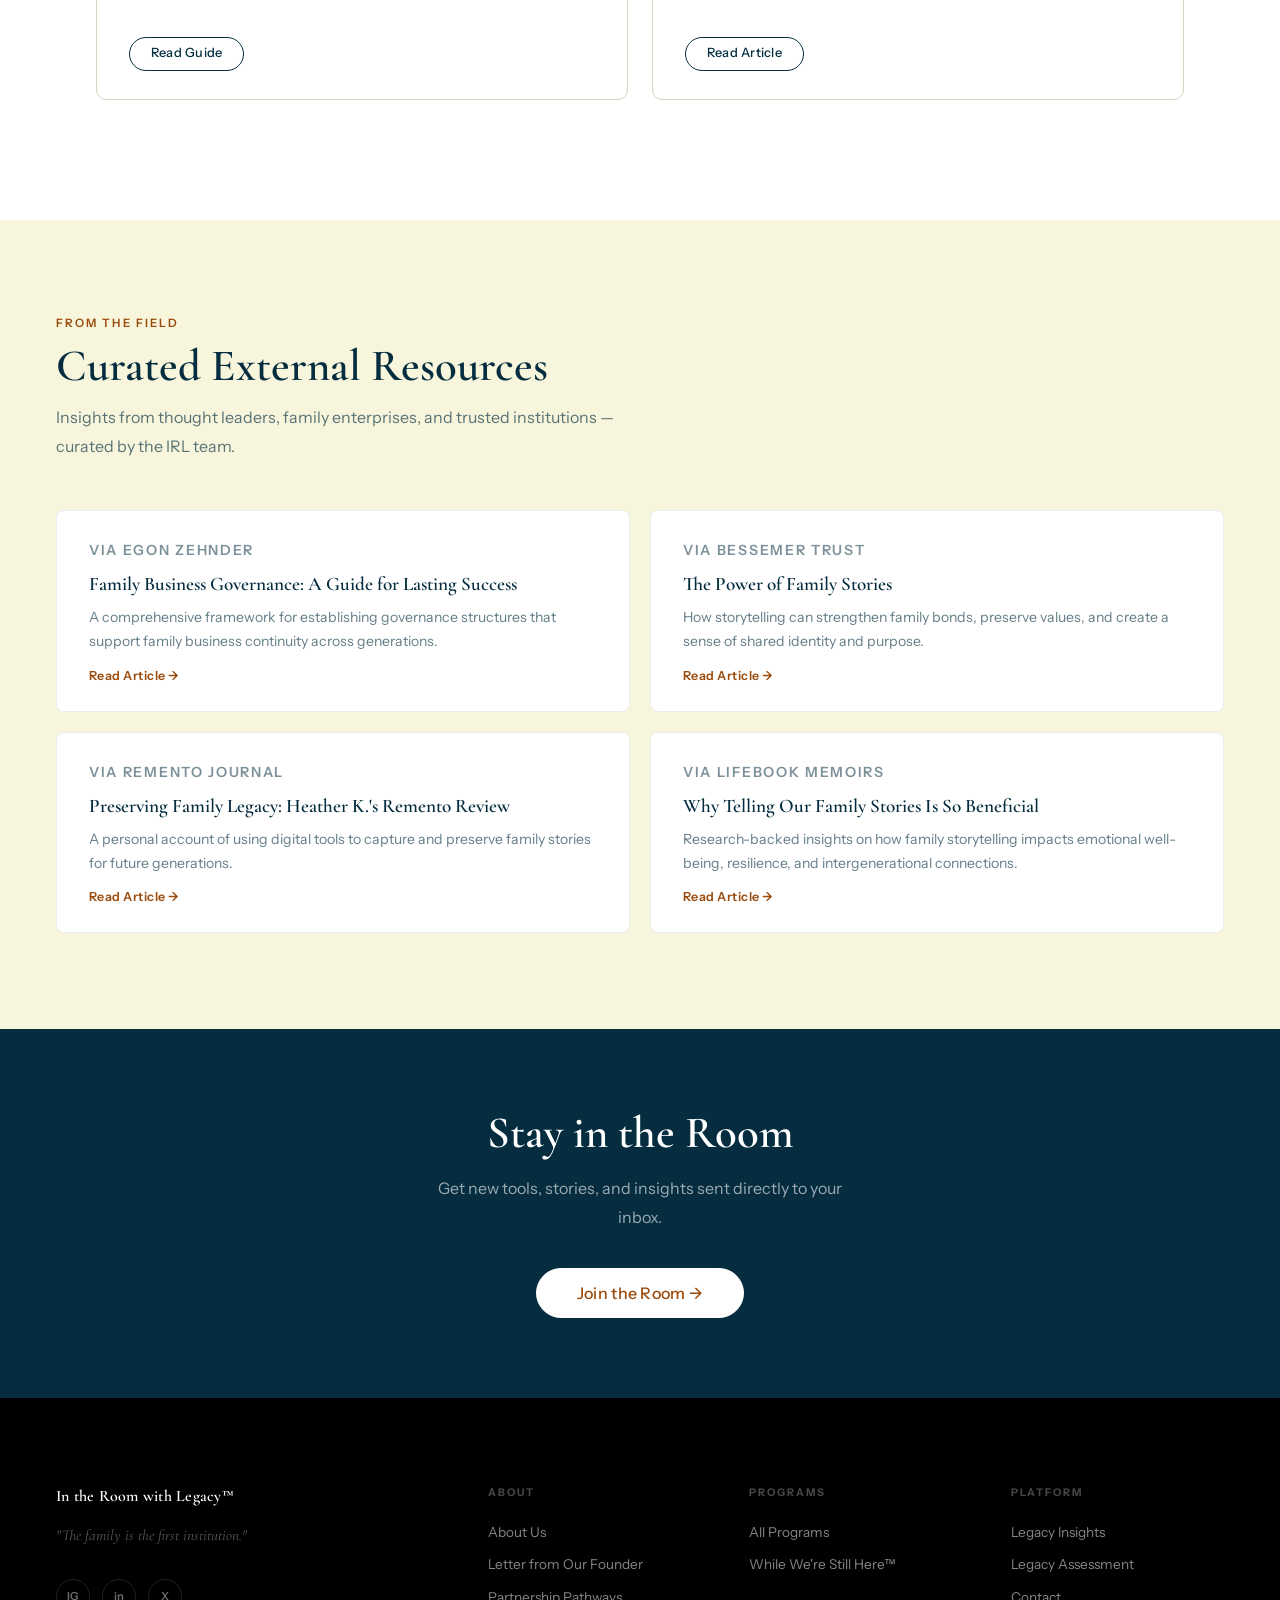
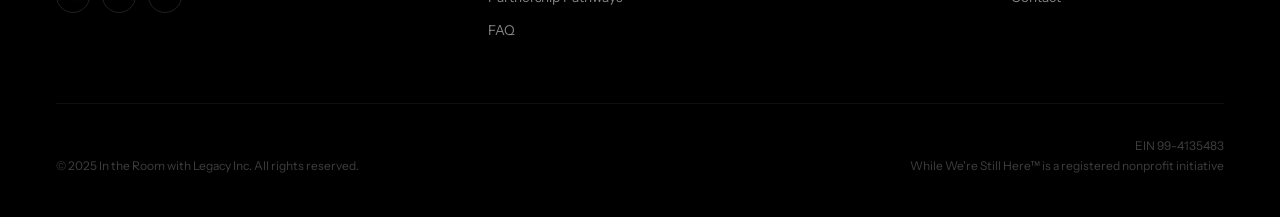
<file: legacy-insights.html>
<!DOCTYPE html>
<html lang="en">
<head>
  <meta charset="UTF-8">
  <meta name="viewport" content="width=device-width, initial-scale=1.0">
  <title>Legacy Insights, Tools &amp; Resources — In the Room with Legacy™</title>
  <link rel="preconnect" href="https://fonts.googleapis.com">
  <link rel="preconnect" href="https://fonts.gstatic.com" crossorigin>
  <link href="https://fonts.googleapis.com/css2?family=Cormorant+Garamond:ital,wght@0,300;0,400;0,500;0,600;0,700;1,300;1,400;1,500;1,600&family=Instrument+Sans:ital,wght@0,300;0,400;0,500;0,600;1,400&display=swap" rel="stylesheet">
  <link rel="stylesheet" href="styles.css">
  <style>

    /* ── Filter bar ───────────────────────────────────── */
    .filter-section {
      background: var(--white);
      border-bottom: 1px solid var(--stone);
      padding: 2rem 3.5rem;
      position: sticky;
      top: 60px;
      z-index: 50;
    }
    .filter-row {
      max-width: var(--max-width);
      margin: 0 auto;
      display: flex;
      flex-wrap: wrap;
      gap: 2rem;
      align-items: flex-start;
    }
    .filter-group {
      display: flex;
      flex-direction: column;
      gap: 0.5rem;
    }
    .filter-label {
      font-size: 0.65rem;
      font-weight: 700;
      letter-spacing: 0.18em;
      text-transform: uppercase;
      color: rgba(5,45,63,0.38);
    }
    .filter-pills {
      display: flex;
      flex-wrap: wrap;
      gap: 0.4rem;
    }
    .filter-pill {
      font-family: 'Instrument Sans', sans-serif;
      font-size: 0.75rem;
      font-weight: 500;
      padding: 0.35rem 0.9rem;
      border-radius: 99px;
      border: 1.5px solid var(--stone);
      background: transparent;
      color: rgba(5,45,63,0.6);
      cursor: pointer;
      transition: background 0.18s, border-color 0.18s, color 0.18s;
      white-space: nowrap;
    }
    .filter-pill:hover {
      border-color: var(--clay);
      color: var(--clay);
    }
    .filter-pill.active {
      background: var(--clay);
      border-color: var(--clay);
      color: var(--white);
    }

    /* ── Intro text ───────────────────────────────────── */
    .resources-intro {
      font-size: 1rem;
      color: rgba(5,45,63,0.65);
      line-height: 1.85;
      max-width: 760px;
      margin-bottom: 3.5rem;
    }

    /* ── Resource cards grid ──────────────────────────── */
    .resources-grid {
      display: grid;
      grid-template-columns: repeat(2, 1fr);
      gap: 1.5rem;
      margin-bottom: 1.5rem;
    }
    .resource-card {
      background: var(--white);
      border: 1px solid var(--stone);
      border-radius: 10px;
      padding: 2rem 2rem 1.75rem;
      display: flex;
      flex-direction: column;
      gap: 0.75rem;
      transition: box-shadow 0.25s, transform 0.25s;
    }
    .resource-card:hover {
      box-shadow: 0 12px 36px rgba(0,0,0,0.08);
      transform: translateY(-2px);
    }
    .resource-badges {
      display: flex;
      flex-wrap: wrap;
      gap: 0.4rem;
    }
    .resource-badge {
      font-size: 0.65rem;
      font-weight: 700;
      letter-spacing: 0.12em;
      text-transform: uppercase;
      padding: 0.2rem 0.65rem;
      border-radius: 99px;
    }
    .badge-featured { background: rgba(154,74,11,0.1); color: var(--clay); }
    .badge-type     { background: rgba(5,45,63,0.07);  color: rgba(5,45,63,0.6); }
    .badge-audience { background: rgba(5,45,63,0.05);  color: rgba(5,45,63,0.5); }

    .resource-card h3 {
      font-family: 'Cormorant Garamond', serif;
      font-size: 1.4rem;
      font-weight: 600;
      color: var(--dusk);
      line-height: 1.2;
    }
    .resource-card p {
      font-size: 0.9rem;
      color: rgba(5,45,63,0.62);
      line-height: 1.75;
      flex: 1;
    }
    .resource-topic {
      font-size: 0.68rem;
      font-weight: 600;
      letter-spacing: 0.1em;
      text-transform: uppercase;
      color: rgba(5,45,63,0.35);
    }
    .resource-card .btn {
      align-self: flex-start;
      margin-top: 0.25rem;
      font-size: 0.8rem;
      padding: 0.6rem 1.3rem;
    }

    /* ── No results ───────────────────────────────────── */
    .no-results {
      display: none;
      text-align: center;
      padding: 4rem 2rem;
      grid-column: 1 / -1;
    }
    .no-results h3 {
      font-family: 'Cormorant Garamond', serif;
      font-size: 1.6rem;
      color: var(--dusk);
      margin-bottom: 0.5rem;
    }
    .no-results p {
      font-size: 0.9rem;
      color: rgba(5,45,63,0.5);
    }
    .no-results.visible { display: block; }

    /* ── Curated external resources ───────────────────── */
    .curated-band {
      background: var(--parchment);
      padding: 6rem 3.5rem;
    }
    .curated-grid {
      display: grid;
      grid-template-columns: repeat(2, 1fr);
      gap: 1.25rem;
      margin-top: 3rem;
      max-width: var(--max-width);
    }
    .curated-card {
      background: var(--white);
      border: 1px solid rgba(5,45,63,0.08);
      border-radius: 8px;
      padding: 1.75rem 2rem;
      display: flex;
      flex-direction: column;
      gap: 0.6rem;
      transition: box-shadow 0.22s;
    }
    .curated-card:hover { box-shadow: 0 8px 24px rgba(0,0,0,0.07); }
    .curated-source {
      font-size: 0.68rem;
      font-weight: 600;
      letter-spacing: 0.12em;
      text-transform: uppercase;
      color: var(--clay);
      opacity: 0.85;
    }
    .curated-card h4 {
      font-family: 'Cormorant Garamond', serif;
      font-size: 1.2rem;
      font-weight: 600;
      color: var(--dusk);
      line-height: 1.25;
    }
    .curated-card p {
      font-size: 0.88rem;
      color: rgba(5,45,63,0.62);
      line-height: 1.7;
      flex: 1;
    }
    .curated-card a {
      font-size: 0.78rem;
      font-weight: 600;
      color: var(--clay);
      text-decoration: none;
      letter-spacing: 0.04em;
      align-self: flex-start;
      margin-top: 0.25rem;
    }
    .curated-card a:hover { text-decoration: underline; }

    /* ── Stay connected ───────────────────────────────── */
    .stay-connected {
      background: var(--dusk);
      padding: 5rem 3.5rem;
      text-align: center;
    }
    .stay-connected h2 {
      font-family: 'Cormorant Garamond', serif;
      font-size: clamp(2rem, 3.5vw, 3rem);
      font-weight: 600;
      color: var(--white);
      line-height: 1.1;
      margin-bottom: 1rem;
    }
    .stay-connected p {
      font-size: 1rem;
      color: rgba(255,255,255,0.6);
      max-width: 440px;
      margin: 0 auto 2.25rem;
      line-height: 1.8;
    }

    @media (max-width: 768px) {
      .filter-section   { padding: 1.5rem; top: 56px; }
      .filter-row       { gap: 1.25rem; }
      .resources-grid   { grid-template-columns: 1fr; }
      .curated-band     { padding: 4rem 1.5rem; }
      .curated-grid     { grid-template-columns: 1fr; }
      .stay-connected   { padding: 4rem 1.5rem; }
    }
  </style>
</head>
<body>

  <!-- ─── NAV ──────────────────────────────────────────────── -->
  <nav id="nav" class="scrolled">
    <a href="index.html" class="nav-logo">In the Room with Legacy™</a>
    <div class="hamburger" id="hamburger" aria-label="Menu" role="button" tabindex="0">
      <span></span><span></span><span></span>
    </div>
    <ul class="nav-links" id="desktop-nav">
      <li class="nav-item has-dropdown">
        <a href="javascript:void(0)" class="nav-item-trigger">About <svg class="nav-arrow" width="10" height="6" viewBox="0 0 10 6" fill="none" aria-hidden="true"><path d="M1 1L5 5L9 1" stroke="currentColor" stroke-width="1.5" stroke-linecap="round" stroke-linejoin="round"/></svg></a>
        <div class="nav-dropdown">
          <a href="about.html">About Us</a>
          <a href="founder-letter.html">Letter from Our Founder</a>
          <a href="partnership-pathways.html">Partnership Pathways</a>
          <a href="faq.html">Frequently Asked Questions</a>
        </div>
      </li>
      <li class="nav-item has-dropdown">
        <a href="javascript:void(0)" class="nav-item-trigger">Programs <svg class="nav-arrow" width="10" height="6" viewBox="0 0 10 6" fill="none" aria-hidden="true"><path d="M1 1L5 5L9 1" stroke="currentColor" stroke-width="1.5" stroke-linecap="round" stroke-linejoin="round"/></svg></a>
        <div class="nav-dropdown">
          <a href="programs.html">Programs</a>
          <a href="while-were-still-here.html">While We're Still Here</a>
        </div>
      </li>
      <li class="nav-item has-dropdown">
        <a href="javascript:void(0)" class="nav-item-trigger">Tools &amp; Resources <svg class="nav-arrow" width="10" height="6" viewBox="0 0 10 6" fill="none" aria-hidden="true"><path d="M1 1L5 5L9 1" stroke="currentColor" stroke-width="1.5" stroke-linecap="round" stroke-linejoin="round"/></svg></a>
        <div class="nav-dropdown">
          <a href="legacy-insights.html">Legacy Insights, Tools &amp; Resources</a>
          <a href="legacy-assessment.html">Legacy Assessment</a>
        </div>
      </li>
      <li class="nav-item has-dropdown">
        <a href="javascript:void(0)" class="nav-item-trigger">IRL Advisors <svg class="nav-arrow" width="10" height="6" viewBox="0 0 10 6" fill="none" aria-hidden="true"><path d="M1 1L5 5L9 1" stroke="currentColor" stroke-width="1.5" stroke-linecap="round" stroke-linejoin="round"/></svg></a>
        <div class="nav-dropdown">
          <a href="irl-advisor.html">IRL Advisor</a>
          <a href="founding-circle.html">Founding Circle</a>
        </div>
      </li>
      <li class="nav-item"><a href="contact.html">Contact</a></li>
      <li class="nav-item">
        <a href="https://form.typeform.com/to/YOUR_LINK" target="_blank" rel="noopener" class="nav-cta-link">Take Your Legacy Snapshot</a>
      </li>
    </ul>
  </nav>

  <!-- Mobile menu -->
  <div class="nav-mobile-overlay" id="mobile-menu">
    <a href="about.html"                onclick="closeMobile()">About Us</a>
    <a href="founder-letter.html"       onclick="closeMobile()">Founder Letter</a>
    <a href="partnership-pathways.html" onclick="closeMobile()">Partnership Pathways</a>
    <a href="faq.html"                  onclick="closeMobile()">FAQ</a>
    <a href="contact.html"              onclick="closeMobile()">Contact</a>
    <a href="https://form.typeform.com/to/YOUR_LINK" target="_blank" onclick="closeMobile()" class="mobile-cta">Take Your Legacy Snapshot →</a>
  </div>


  <!-- ─── PAGE HEADER ──────────────────────────────────────── -->
  <section class="page-header">
    <div class="page-header-inner">
      <p class="eyebrow reveal">Tools &amp; Resources</p>
      <h1 class="reveal reveal-delay-1">Legacy Insights,<br>Tools &amp; Resources</h1>
      <p class="page-header-sub reveal reveal-delay-2">
        A living library of guides, tools, and reflections to help families build and sustain legacy, across every stage and generation.
      </p>
    </div>
  </section>


  <!-- ─── FILTER BAR ───────────────────────────────────────── -->
  <div class="filter-section">
    <div class="filter-row">

      <div class="filter-group">
        <p class="filter-label">Content Type</p>
        <div class="filter-pills" id="filter-type">
          <button class="filter-pill active" data-filter="type" data-value="all">All</button>
          <button class="filter-pill" data-filter="type" data-value="article">Articles &amp; Essays</button>
          <button class="filter-pill" data-filter="type" data-value="guide">Guides &amp; Frameworks</button>
          <button class="filter-pill" data-filter="type" data-value="worksheet">Worksheets &amp; Templates</button>
          <button class="filter-pill" data-filter="type" data-value="tool">Tools &amp; Checklists</button>
          <button class="filter-pill" data-filter="type" data-value="video">Videos &amp; Webinars</button>
        </div>
      </div>

      <div class="filter-group">
        <p class="filter-label">Audience</p>
        <div class="filter-pills" id="filter-audience">
          <button class="filter-pill active" data-filter="audience" data-value="all">All</button>
          <button class="filter-pill" data-filter="audience" data-value="founders">Founders</button>
          <button class="filter-pill" data-filter="audience" data-value="heirs">Heirs</button>
          <button class="filter-pill" data-filter="audience" data-value="families">Families</button>
          <button class="filter-pill" data-filter="audience" data-value="cousins">Cousins &amp; Collectives</button>
        </div>
      </div>

      <div class="filter-group">
        <p class="filter-label">Topics</p>
        <div class="filter-pills" id="filter-topic">
          <button class="filter-pill active" data-filter="topic" data-value="all">All</button>
          <button class="filter-pill" data-filter="topic" data-value="family-legacy">Family Legacy</button>
          <button class="filter-pill" data-filter="topic" data-value="next-gen">Next-Gen Stewardship</button>
          <button class="filter-pill" data-filter="topic" data-value="storytelling">Storytelling &amp; Culture</button>
          <button class="filter-pill" data-filter="topic" data-value="economic">Economic Empowerment</button>
          <button class="filter-pill" data-filter="topic" data-value="transitions">Transitions &amp; Healing</button>
        </div>
      </div>

    </div>
  </div>


  <!-- ─── RESOURCES ────────────────────────────────────────── -->
  <section style="background: var(--white);">
    <div class="page-section">

      <p class="resources-intro reveal">
        Explore frameworks, stories, and tools created by In the Room with Legacy™ — along with curated insights from thought leaders, family enterprises, and communities around the world. Whether you're the founder of your family, a successor, or a family steward, you'll find something here that helps make legacy real in your everyday life.
      </p>

      <div class="resources-grid" id="resources-grid">

        <!-- Card 1: AI Tool -->
        <div class="resource-card reveal"
             data-type="tool"
             data-audience="families"
             data-topic="family-legacy">
          <div class="resource-badges">
            <span class="resource-badge badge-featured">Featured</span>
            <span class="resource-badge badge-type">Tool</span>
          </div>
          <h3>AI-Powered Legacy Assessment Tool</h3>
          <p>The first AI-powered tool that helps families measure where they are, map what matters most, and take real steps to protect their legacy across generations.</p>
          <a href="legacy-assessment.html" class="btn btn-clay">Request Access to the Tool</a>
        </div>

        <!-- Card 2: Conversation Starter Kit -->
        <div class="resource-card reveal reveal-delay-1"
             data-type="worksheet"
             data-audience="families"
             data-topic="transitions">
          <div class="resource-badges">
            <span class="resource-badge badge-featured">Featured</span>
            <span class="resource-badge badge-type">Worksheet</span>
            <span class="resource-badge badge-audience">Families</span>
          </div>
          <h3>The Legacy Conversation Starter Kit</h3>
          <p>A comprehensive guide with prompts, questions, and frameworks to facilitate meaningful conversations about legacy within your family.</p>
          <p class="resource-topic">Transitions &amp; Healing</p>
          <a href="files/legacy_conversation_starter_kit.pdf" class="btn btn-ghost-dusk" download>Download Kit</a>
        </div>

        <!-- Card 3: Parenting a Parent -->
        <div class="resource-card reveal reveal-delay-2"
             data-type="guide"
             data-audience="families"
             data-topic="transitions">
          <div class="resource-badges">
            <span class="resource-badge badge-featured">Featured</span>
            <span class="resource-badge badge-type">Guide</span>
            <span class="resource-badge badge-audience">Families</span>
          </div>
          <h3>Parenting a Parent: A Guide for Adult Children</h3>
          <p>Navigate the complex transition from child to caregiver with practical strategies, emotional support, and planning tools.</p>
          <p class="resource-topic">Transitions &amp; Healing</p>
          <a href="contact.html" class="btn btn-ghost-dusk">Read Guide</a>
        </div>

        <!-- Card 4: Ethical Nepotism -->
        <div class="resource-card reveal reveal-delay-3"
             data-type="article"
             data-audience="heirs"
             data-topic="family-legacy next-gen">
          <div class="resource-badges">
            <span class="resource-badge badge-featured">Featured</span>
            <span class="resource-badge badge-type">Article</span>
            <span class="resource-badge badge-audience">Heirs</span>
          </div>
          <h3>The Case for Ethical Nepotism™</h3>
          <p>How families can create opportunity for their own while maintaining integrity and excellence. Redefining inheritance as responsibility, not entitlement.</p>
          <p class="resource-topic">Family Legacy &nbsp;·&nbsp; Next-Gen Stewardship</p>
          <a href="contact.html" class="btn btn-ghost-dusk">Read Article</a>
        </div>

      </div>

      <!-- No results fallback -->
      <div class="no-results" id="no-results">
        <h3>No matching resources</h3>
        <p>Try adjusting your search or filters to find what you're looking for.</p>
      </div>

    </div>
  </section>


  <!-- ─── CURATED EXTERNAL RESOURCES ──────────────────────── -->
  <div class="curated-band">
    <div style="max-width: var(--max-width); margin: 0 auto;">
      <p class="eyebrow reveal" style="color: var(--clay); margin-bottom: 0.75rem;">From the Field</p>
      <h2 class="reveal reveal-delay-1" style="font-size: clamp(2rem, 3.5vw, 3rem); font-family: 'Cormorant Garamond', serif; font-weight: 600; color: var(--dusk); line-height: 1.1;">Curated External Resources</h2>
      <p class="reveal reveal-delay-2" style="font-size: 1rem; color: rgba(5,45,63,0.65); line-height: 1.85; max-width: 580px; margin-top: 0.75rem;">
        Insights from thought leaders, family enterprises, and trusted institutions — curated by the IRL team.
      </p>

      <div class="curated-grid">

        <div class="curated-card reveal reveal-delay-1">
          <p class="curated-source">via Egon Zehnder</p>
          <h4>Family Business Governance: A Guide for Lasting Success</h4>
          <p>A comprehensive framework for establishing governance structures that support family business continuity across generations.</p>
          <a href="javascript:void(0)">Read Article →</a>
        </div>

        <div class="curated-card reveal reveal-delay-2">
          <p class="curated-source">via Bessemer Trust</p>
          <h4>The Power of Family Stories</h4>
          <p>How storytelling can strengthen family bonds, preserve values, and create a sense of shared identity and purpose.</p>
          <a href="javascript:void(0)">Read Article →</a>
        </div>

        <div class="curated-card reveal reveal-delay-3">
          <p class="curated-source">via Remento Journal</p>
          <h4>Preserving Family Legacy: Heather K.'s Remento Review</h4>
          <p>A personal account of using digital tools to capture and preserve family stories for future generations.</p>
          <a href="javascript:void(0)">Read Article →</a>
        </div>

        <div class="curated-card reveal reveal-delay-4">
          <p class="curated-source">via Lifebook Memoirs</p>
          <h4>Why Telling Our Family Stories Is So Beneficial</h4>
          <p>Research-backed insights on how family storytelling impacts emotional well-being, resilience, and intergenerational connections.</p>
          <a href="javascript:void(0)">Read Article →</a>
        </div>

      </div>
    </div>
  </div>


  <!-- ─── STAY CONNECTED ───────────────────────────────────── -->
  <div class="stay-connected">
    <h2 class="reveal">Stay in the Room</h2>
    <p class="reveal reveal-delay-1">Get new tools, stories, and insights sent directly to your inbox.</p>
    <a href="#newsletter" class="btn reveal reveal-delay-2"
       style="background: var(--white); color: var(--clay); border-color: var(--white); font-size: 1rem; padding: 1rem 2.5rem;"
       onclick="window.location='index.html#newsletter'">
      Join the Room →
    </a>
  </div>


  <!-- ─── FOOTER ────────────────────────────────────────────── -->
  <footer>
    <div class="footer-grid">
      <div class="footer-brand">
        <a href="index.html" class="footer-brand-logo">In the Room with Legacy™</a>
        <p class="footer-tagline">"The family is the first institution."</p>
        <div class="footer-socials">
          <a href="#" aria-label="Instagram">IG</a>
          <a href="#" aria-label="LinkedIn">in</a>
          <a href="#" aria-label="X / Twitter">X</a>
        </div>
      </div>
      <div class="footer-col">
        <p class="footer-col-head">About</p>
        <ul>
          <li><a href="about.html">About Us</a></li>
          <li><a href="founder-letter.html">Letter from Our Founder</a></li>
          <li><a href="partnership-pathways.html">Partnership Pathways</a></li>
          <li><a href="faq.html">FAQ</a></li>
        </ul>
      </div>
      <div class="footer-col">
        <p class="footer-col-head">Programs</p>
        <ul>
          <li><a href="programs.html">All Programs</a></li>
          <li><a href="while-were-still-here.html">While We're Still Here™</a></li>
        </ul>
      </div>
      <div class="footer-col">
        <p class="footer-col-head">Platform</p>
        <ul>
          <li><a href="legacy-insights.html">Legacy Insights</a></li>
          <li><a href="legacy-assessment.html">Legacy Assessment</a></li>
          <li><a href="contact.html">Contact</a></li>
        </ul>
      </div>
    </div>
    <div class="footer-bottom">
      <p>© 2025 In the Room with Legacy Inc. All rights reserved.</p>
      <p class="footer-ein">EIN 99-4135483<br>While We're Still Here™ is a registered nonprofit initiative</p>
    </div>
  </footer>


  <!-- ─── JAVASCRIPT ────────────────────────────────────────── -->
  <script>
    /* ── Nav ─────────────────────────────────────────────────── */
    document.querySelectorAll('.nav-item.has-dropdown').forEach(item => {
      item.querySelector('.nav-item-trigger').addEventListener('click', (e) => {
        e.stopPropagation();
        const isOpen = item.classList.contains('open');
        document.querySelectorAll('.nav-item.has-dropdown').forEach(i => i.classList.remove('open'));
        if (!isOpen) item.classList.add('open');
      });
    });
    document.addEventListener('click', () => {
      document.querySelectorAll('.nav-item.has-dropdown').forEach(i => i.classList.remove('open'));
    });

    /* ── Mobile menu ─────────────────────────────────────────── */
    const hamburger  = document.getElementById('hamburger');
    const mobileMenu = document.getElementById('mobile-menu');
    function closeMobile() {
      hamburger.classList.remove('active');
      mobileMenu.classList.remove('open');
      document.body.style.overflow = '';
    }
    hamburger.addEventListener('click', () => {
      const open = mobileMenu.classList.contains('open');
      if (open) { closeMobile(); }
      else { hamburger.classList.add('active'); mobileMenu.classList.add('open'); document.body.style.overflow = 'hidden'; }
    });

    /* ── Scroll reveal ───────────────────────────────────────── */
    const observer = new IntersectionObserver((entries) => {
      entries.forEach(e => { if (e.isIntersecting) { e.target.classList.add('visible'); observer.unobserve(e.target); } });
    }, { threshold: 0.1 });
    document.querySelectorAll('.reveal').forEach(el => observer.observe(el));

    /* ── Filter system ───────────────────────────────────────── */
    let activeFilters = { type: 'all', audience: 'all', topic: 'all' };

    document.querySelectorAll('.filter-pill').forEach(pill => {
      pill.addEventListener('click', () => {
        const filterGroup = pill.dataset.filter;
        const value       = pill.dataset.value;

        // Update active pill in this group
        document.querySelectorAll(`[data-filter="${filterGroup}"]`).forEach(p => p.classList.remove('active'));
        pill.classList.add('active');

        activeFilters[filterGroup] = value;
        applyFilters();
      });
    });

    function applyFilters() {
      const cards   = document.querySelectorAll('.resource-card');
      let anyVisible = false;

      cards.forEach(card => {
        const typeMatch     = activeFilters.type     === 'all' || card.dataset.type.includes(activeFilters.type);
        const audienceMatch = activeFilters.audience === 'all' || card.dataset.audience.includes(activeFilters.audience);
        const topicMatch    = activeFilters.topic    === 'all' || card.dataset.topic.includes(activeFilters.topic);

        if (typeMatch && audienceMatch && topicMatch) {
          card.style.display = '';
          anyVisible = true;
        } else {
          card.style.display = 'none';
        }
      });

      document.getElementById('no-results').classList.toggle('visible', !anyVisible);
    }
  </script>

</body>
</html>
</file>
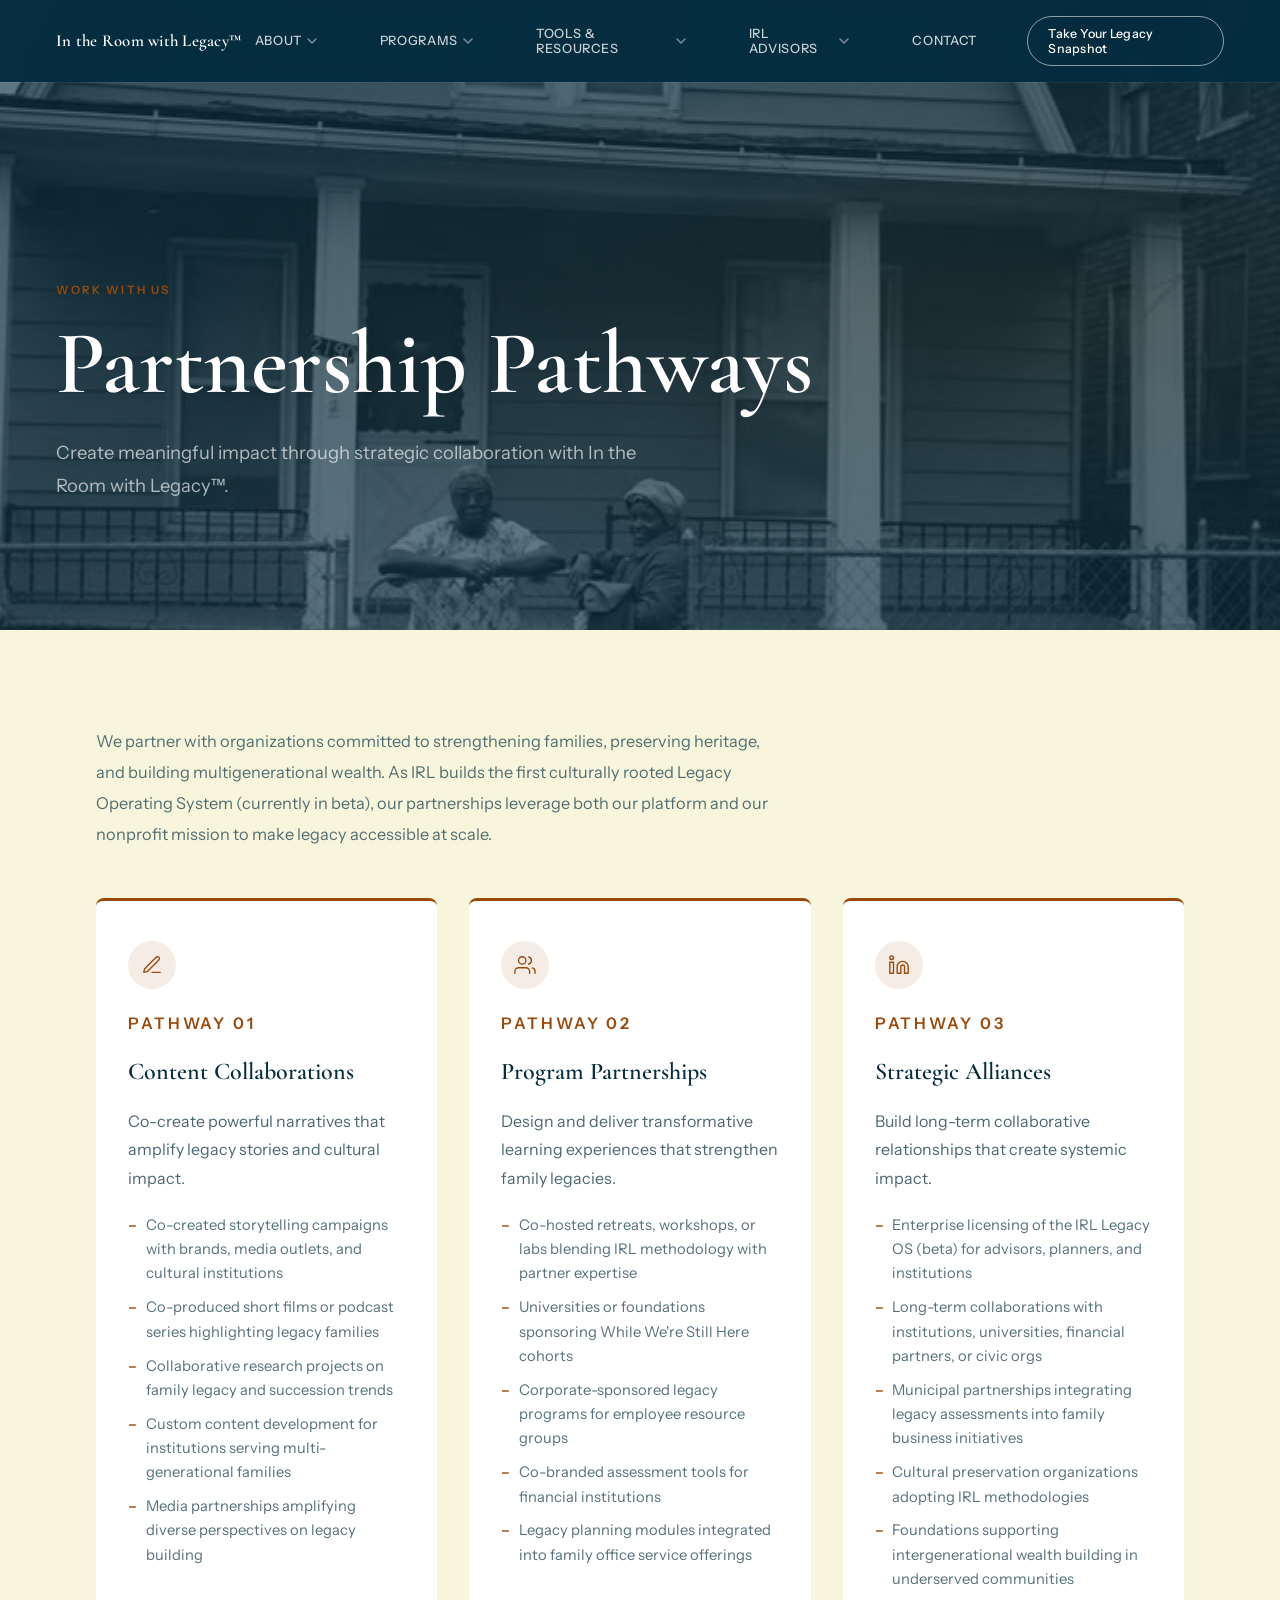
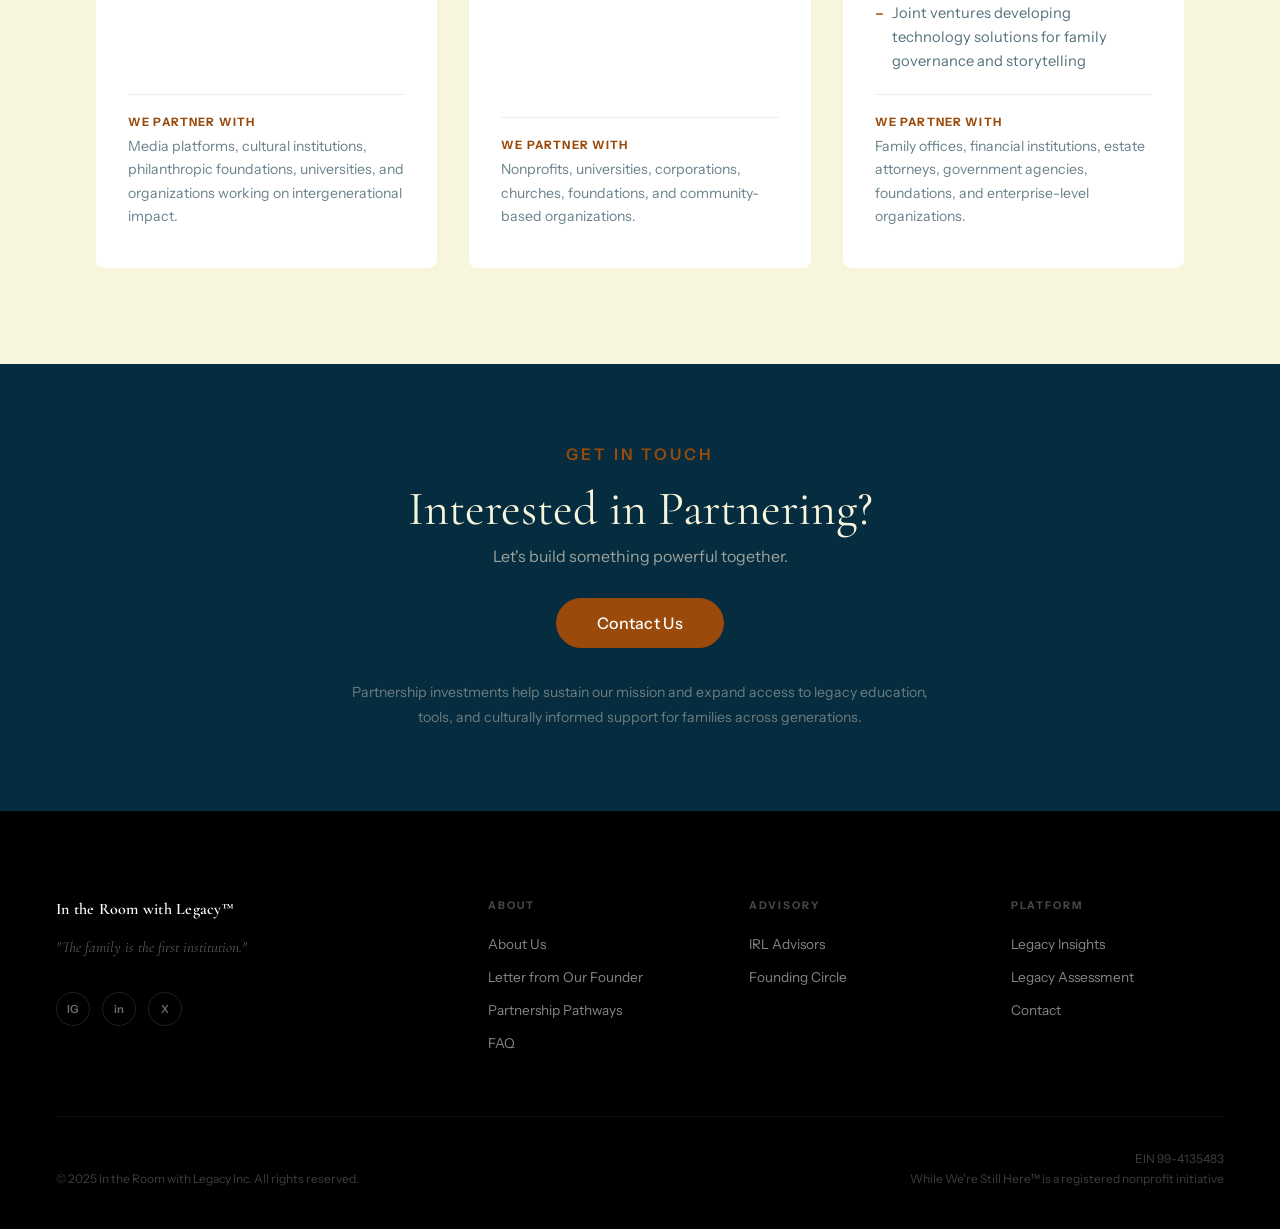
<file: partnership-pathways.html>
<!DOCTYPE html>
<html lang="en">
<head>
  <meta charset="UTF-8">
  <meta name="viewport" content="width=device-width, initial-scale=1.0">
  <title>Partnership Pathways — In the Room with Legacy™</title>
  <link rel="preconnect" href="https://fonts.googleapis.com">
  <link rel="preconnect" href="https://fonts.gstatic.com" crossorigin>
  <link href="https://fonts.googleapis.com/css2?family=Cormorant+Garamond:ital,wght@0,300;0,400;0,500;0,600;0,700;1,300;1,400;1,500;1,600&family=Instrument+Sans:ital,wght@0,300;0,400;0,500;0,600;1,400&display=swap" rel="stylesheet">
  <link rel="stylesheet" href="styles.css">
  <style>
    /* ── Taller hero with photo ── */
    .pp-header-bg {
      position: absolute;
      inset: 0;
      background-image: url('pictures/partnership-photo.jpg');
      background-size: cover;
      background-position: center 65%;
      opacity: 0.35;
      z-index: 0;
    }
    .page-header {
      padding: 14rem 3.5rem 8rem;
      min-height: 70vh;
      display: flex;
      align-items: flex-end;
    }
    .page-header-inner { width: 100%; }
    .page-header h1 {
      font-size: clamp(3.5rem, 7vw, 6.5rem);
      max-width: 900px;
    }
    .page-header-sub {
      font-size: 1.15rem;
      max-width: 620px;
    }
    @media (max-width: 768px) {
      .page-header { padding: 10rem 1.5rem 5rem; min-height: 60vh; }
    }
    /* ── Partnership card layout ── */
    .pp-grid {
      display: grid;
      grid-template-columns: repeat(3, 1fr);
      gap: 2rem;
      margin-top: 3rem;
    }
    @media (max-width: 900px) { .pp-grid { grid-template-columns: 1fr; } }

    .pp-card {
      background: var(--white);
      border-radius: 8px;
      padding: 2.5rem 2rem;
      display: flex;
      flex-direction: column;
      gap: 1.25rem;
      border-top: 3px solid var(--clay);
    }

    .pp-card-icon {
      width: 48px;
      height: 48px;
      border-radius: 50%;
      background: rgba(154,74,11,0.1);
      display: flex;
      align-items: center;
      justify-content: center;
      color: var(--clay);
      flex-shrink: 0;
    }

    .pp-card h3 {
      font-family: 'Cormorant Garamond', serif;
      font-size: 1.5rem;
      font-weight: 600;
      color: var(--dusk);
      line-height: 1.2;
      margin: 0;
    }

    .pp-card > p {
      font-size: 1rem;
      line-height: 1.8;
      color: rgba(5,45,63,0.72);
      margin: 0;
    }

    /* Bullet list */
    .pp-list {
      list-style: none;
      padding: 0;
      margin: 0;
      display: flex;
      flex-direction: column;
      gap: 0.6rem;
      flex: 1;
    }
    .pp-list li {
      font-size: 0.92rem;
      line-height: 1.65;
      color: rgba(5,45,63,0.68);
      padding-left: 1.1rem;
      position: relative;
    }
    .pp-list li::before {
      content: '–';
      position: absolute;
      left: 0;
      color: var(--clay);
      font-weight: 600;
    }

    /* "We Partner With" line */
    .pp-partners {
      padding-top: 1.25rem;
      border-top: 1px solid rgba(5,45,63,0.08);
      margin-top: auto;
    }
    .pp-partners strong {
      display: block;
      font-family: 'Instrument Sans', sans-serif;
      font-size: 0.72rem;
      letter-spacing: 0.1em;
      text-transform: uppercase;
      color: var(--clay);
      margin-bottom: 0.4rem;
    }
    .pp-partners span {
      font-size: 0.88rem;
      line-height: 1.65;
      color: rgba(5,45,63,0.6);
    }

    /* Intro paragraph */
    .pp-intro {
      max-width: 780px;
      font-size: 1.05rem;
      line-height: 1.9;
      color: rgba(5,45,63,0.72);
      margin-bottom: 0;
    }

    /* CTA band */
    .pp-cta {
      background: var(--dusk);
      padding: 5rem 3.5rem;
      text-align: center;
    }
    .pp-cta .eyebrow { color: var(--clay); margin-bottom: 1rem; }
    .pp-cta h2 {
      font-family: 'Cormorant Garamond', serif;
      font-size: clamp(2rem, 4vw, 3rem);
      font-weight: 400;
      color: var(--parchment);
      margin-bottom: 0.5rem;
    }
    .pp-cta p {
      font-size: 1rem;
      color: rgba(237,224,204,0.65);
      margin-bottom: 2rem;
    }
    .pp-cta .pp-note {
      max-width: 600px;
      margin: 2rem auto 0;
      font-size: 0.88rem;
      line-height: 1.8;
      color: rgba(237,224,204,0.45);
    }
  </style>
</head>
<body>

  <!-- NAV -->
  <nav id="nav" class="scrolled">
    <a href="index.html" class="nav-logo">In the Room with Legacy™</a>
    <div class="hamburger" id="hamburger" aria-label="Menu" role="button" tabindex="0">
      <span></span><span></span><span></span>
    </div>
    <ul class="nav-links" id="desktop-nav">
      <li class="nav-item has-dropdown">
        <a href="javascript:void(0)" class="nav-item-trigger">About <svg class="nav-arrow" width="10" height="6" viewBox="0 0 10 6" fill="none" aria-hidden="true"><path d="M1 1L5 5L9 1" stroke="currentColor" stroke-width="1.5" stroke-linecap="round" stroke-linejoin="round"/></svg></a>
        <div class="nav-dropdown">
          <a href="about.html">About Us</a>
          <a href="founder-letter.html">Letter from Our Founder</a>
          <a href="partnership-pathways.html">Partnership Pathways</a>
          <a href="faq.html">Frequently Asked Questions</a>
        </div>
      </li>
      <li class="nav-item has-dropdown">
        <a href="javascript:void(0)" class="nav-item-trigger">Programs <svg class="nav-arrow" width="10" height="6" viewBox="0 0 10 6" fill="none" aria-hidden="true"><path d="M1 1L5 5L9 1" stroke="currentColor" stroke-width="1.5" stroke-linecap="round" stroke-linejoin="round"/></svg></a>
        <div class="nav-dropdown">
          <a href="programs.html">Programs</a>
          <a href="while-were-still-here.html">While We're Still Here</a>
        </div>
      </li>
      <li class="nav-item has-dropdown">
        <a href="javascript:void(0)" class="nav-item-trigger">Tools &amp; Resources <svg class="nav-arrow" width="10" height="6" viewBox="0 0 10 6" fill="none" aria-hidden="true"><path d="M1 1L5 5L9 1" stroke="currentColor" stroke-width="1.5" stroke-linecap="round" stroke-linejoin="round"/></svg></a>
        <div class="nav-dropdown">
          <a href="legacy-insights.html">Legacy Insights, Tools &amp; Resources</a>
          <a href="legacy-assessment.html">Legacy Assessment</a>
        </div>
      </li>
      <li class="nav-item has-dropdown">
        <a href="javascript:void(0)" class="nav-item-trigger">IRL Advisors <svg class="nav-arrow" width="10" height="6" viewBox="0 0 10 6" fill="none" aria-hidden="true"><path d="M1 1L5 5L9 1" stroke="currentColor" stroke-width="1.5" stroke-linecap="round" stroke-linejoin="round"/></svg></a>
        <div class="nav-dropdown">
          <a href="irl-advisor.html">IRL Advisor</a>
          <a href="founding-circle.html">Founding Circle</a>
        </div>
      </li>
      <li class="nav-item"><a href="contact.html">Contact</a></li>
      <li class="nav-item"><a href="https://form.typeform.com/to/YOUR_LINK" target="_blank" rel="noopener" class="nav-cta-link">Take Your Legacy Snapshot</a></li>
    </ul>
  </nav>

  <div class="nav-mobile-overlay" id="mobile-menu">
    <a href="index.html"                onclick="closeMobile()">Home</a>
    <a href="about.html"                onclick="closeMobile()">About Us</a>
    <a href="founder-letter.html"       onclick="closeMobile()">Letter from Our Founder</a>
    <a href="partnership-pathways.html" onclick="closeMobile()">Partnership Pathways</a>
    <a href="faq.html"                  onclick="closeMobile()">FAQ</a>
    <a href="contact.html"              onclick="closeMobile()">Contact</a>
    <a href="https://form.typeform.com/to/YOUR_LINK" target="_blank" class="mobile-cta">Take Your Legacy Snapshot →</a>
  </div>

  <!-- PAGE HEADER -->
  <section class="page-header">
    <div class="pp-header-bg"></div>
    <div class="page-header-inner">
      <p class="eyebrow reveal">Work With Us</p>
      <h1 class="reveal reveal-delay-1">Partnership Pathways</h1>
      <p class="page-header-sub reveal reveal-delay-2">
        Create meaningful impact through strategic collaboration with In the Room with Legacy™.
      </p>
    </div>
  </section>

  <!-- INTRO + CARDS -->
  <section style="background: var(--parchment);">
    <div class="page-section">
      <p class="pp-intro reveal">
        We partner with organizations committed to strengthening families, preserving heritage, and building multigenerational wealth. As IRL builds the first culturally rooted Legacy Operating System (currently in beta), our partnerships leverage both our platform and our nonprofit mission to make legacy accessible at scale.
      </p>

      <div class="pp-grid">

        <!-- Card 1: Content Collaborations -->
        <div class="pp-card reveal">
          <div class="pp-card-icon">
            <svg width="22" height="22" viewBox="0 0 24 24" fill="none" stroke="currentColor" stroke-width="1.5" stroke-linecap="round" stroke-linejoin="round">
              <path d="M12 20h9"/><path d="M16.5 3.5a2.121 2.121 0 0 1 3 3L7 19l-4 1 1-4L16.5 3.5z"/>
            </svg>
          </div>
          <p class="eyebrow" style="color: var(--clay); margin: 0;">Pathway 01</p>
          <h3>Content Collaborations</h3>
          <p>Co-create powerful narratives that amplify legacy stories and cultural impact.</p>
          <ul class="pp-list">
            <li>Co-created storytelling campaigns with brands, media outlets, and cultural institutions</li>
            <li>Co-produced short films or podcast series highlighting legacy families</li>
            <li>Collaborative research projects on family legacy and succession trends</li>
            <li>Custom content development for institutions serving multi-generational families</li>
            <li>Media partnerships amplifying diverse perspectives on legacy building</li>
          </ul>
          <div class="pp-partners">
            <strong>We Partner With</strong>
            <span>Media platforms, cultural institutions, philanthropic foundations, universities, and organizations working on intergenerational impact.</span>
          </div>
        </div>

        <!-- Card 2: Program Partnerships -->
        <div class="pp-card reveal reveal-delay-1">
          <div class="pp-card-icon">
            <svg width="22" height="22" viewBox="0 0 24 24" fill="none" stroke="currentColor" stroke-width="1.5" stroke-linecap="round" stroke-linejoin="round">
              <path d="M17 21v-2a4 4 0 0 0-4-4H5a4 4 0 0 0-4 4v2"/><circle cx="9" cy="7" r="4"/>
              <path d="M23 21v-2a4 4 0 0 0-3-3.87"/><path d="M16 3.13a4 4 0 0 1 0 7.75"/>
            </svg>
          </div>
          <p class="eyebrow" style="color: var(--clay); margin: 0;">Pathway 02</p>
          <h3>Program Partnerships</h3>
          <p>Design and deliver transformative learning experiences that strengthen family legacies.</p>
          <ul class="pp-list">
            <li>Co-hosted retreats, workshops, or labs blending IRL methodology with partner expertise</li>
            <li>Universities or foundations sponsoring While We're Still Here cohorts</li>
            <li>Corporate-sponsored legacy programs for employee resource groups</li>
            <li>Co-branded assessment tools for financial institutions</li>
            <li>Legacy planning modules integrated into family office service offerings</li>
          </ul>
          <div class="pp-partners">
            <strong>We Partner With</strong>
            <span>Nonprofits, universities, corporations, churches, foundations, and community-based organizations.</span>
          </div>
        </div>

        <!-- Card 3: Strategic Alliances -->
        <div class="pp-card reveal reveal-delay-2">
          <div class="pp-card-icon">
            <svg width="22" height="22" viewBox="0 0 24 24" fill="none" stroke="currentColor" stroke-width="1.5" stroke-linecap="round" stroke-linejoin="round">
              <path d="M16 8a6 6 0 0 1 6 6v7h-4v-7a2 2 0 0 0-2-2 2 2 0 0 0-2 2v7h-4v-7a6 6 0 0 1 6-6z"/>
              <rect x="2" y="9" width="4" height="12"/><circle cx="4" cy="4" r="2"/>
            </svg>
          </div>
          <p class="eyebrow" style="color: var(--clay); margin: 0;">Pathway 03</p>
          <h3>Strategic Alliances</h3>
          <p>Build long-term collaborative relationships that create systemic impact.</p>
          <ul class="pp-list">
            <li>Enterprise licensing of the IRL Legacy OS (beta) for advisors, planners, and institutions</li>
            <li>Long-term collaborations with institutions, universities, financial partners, or civic orgs</li>
            <li>Municipal partnerships integrating legacy assessments into family business initiatives</li>
            <li>Cultural preservation organizations adopting IRL methodologies</li>
            <li>Foundations supporting intergenerational wealth building in underserved communities</li>
            <li>Joint ventures developing technology solutions for family governance and storytelling</li>
          </ul>
          <div class="pp-partners">
            <strong>We Partner With</strong>
            <span>Family offices, financial institutions, estate attorneys, government agencies, foundations, and enterprise-level organizations.</span>
          </div>
        </div>

      </div>
    </div>
  </section>

  <!-- CTA -->
  <div class="pp-cta">
    <p class="eyebrow reveal">Get in Touch</p>
    <h2 class="reveal reveal-delay-1">Interested in Partnering?</h2>
    <p class="reveal reveal-delay-2">Let's build something powerful together.</p>
    <a href="contact.html" class="btn btn-clay reveal reveal-delay-3" style="font-size: 1rem; padding: 1rem 2.5rem;">
      Contact Us
    </a>
    <p class="pp-note reveal reveal-delay-4">
      Partnership investments help sustain our mission and expand access to legacy education, tools, and culturally informed support for families across generations.
    </p>
  </div>

  <!-- FOOTER -->
  <footer>
    <div class="footer-grid">
      <div class="footer-brand">
        <a href="index.html" class="footer-brand-logo">In the Room with Legacy™</a>
        <p class="footer-tagline">"The family is the first institution."</p>
        <div class="footer-socials">
          <a href="#" aria-label="Instagram">IG</a>
          <a href="#" aria-label="LinkedIn">in</a>
          <a href="#" aria-label="X / Twitter">X</a>
        </div>
      </div>
      <div class="footer-col">
        <p class="footer-col-head">About</p>
        <ul>
          <li><a href="about.html">About Us</a></li>
          <li><a href="founder-letter.html">Letter from Our Founder</a></li>
          <li><a href="partnership-pathways.html">Partnership Pathways</a></li>
          <li><a href="faq.html">FAQ</a></li>
        </ul>
      </div>
      <div class="footer-col">
        <p class="footer-col-head">Advisory</p>
        <ul>
          <li><a href="irl-advisor.html">IRL Advisors</a></li>
          <li><a href="founding-circle.html">Founding Circle</a></li>
        </ul>
      </div>
      <div class="footer-col">
        <p class="footer-col-head">Platform</p>
        <ul>
          <li><a href="legacy-insights.html">Legacy Insights</a></li>
          <li><a href="legacy-assessment.html">Legacy Assessment</a></li>
          <li><a href="contact.html">Contact</a></li>
        </ul>
      </div>
    </div>
    <div class="footer-bottom">
      <p>© 2025 In the Room with Legacy Inc. All rights reserved.</p>
      <p class="footer-ein">EIN 99-4135483<br>While We're Still Here™ is a registered nonprofit initiative</p>
    </div>
  </footer>

  <script>
    document.getElementById('nav').classList.add('scrolled');
    document.querySelectorAll('.nav-item.has-dropdown').forEach(item => {
      item.querySelector('.nav-item-trigger').addEventListener('click', (e) => {
        e.stopPropagation();
        const isOpen = item.classList.contains('open');
        document.querySelectorAll('.nav-item.has-dropdown').forEach(i => i.classList.remove('open'));
        if (!isOpen) item.classList.add('open');
      });
    });
    document.addEventListener('click', () => document.querySelectorAll('.nav-item.has-dropdown').forEach(i => i.classList.remove('open')));
    const hamburger = document.getElementById('hamburger');
    const mobileMenu = document.getElementById('mobile-menu');
    function closeMobile() { hamburger.classList.remove('active'); mobileMenu.classList.remove('open'); document.body.style.overflow = ''; }
    hamburger.addEventListener('click', () => { const open = mobileMenu.classList.contains('open'); open ? closeMobile() : (hamburger.classList.add('active'), mobileMenu.classList.add('open'), document.body.style.overflow = 'hidden'); });
    const observer = new IntersectionObserver((entries) => { entries.forEach(e => { if (e.isIntersecting) { e.target.classList.add('visible'); observer.unobserve(e.target); } }); }, { threshold: 0.1 });
    document.querySelectorAll('.reveal').forEach(el => observer.observe(el));
  </script>
</body>
</html>
</file>
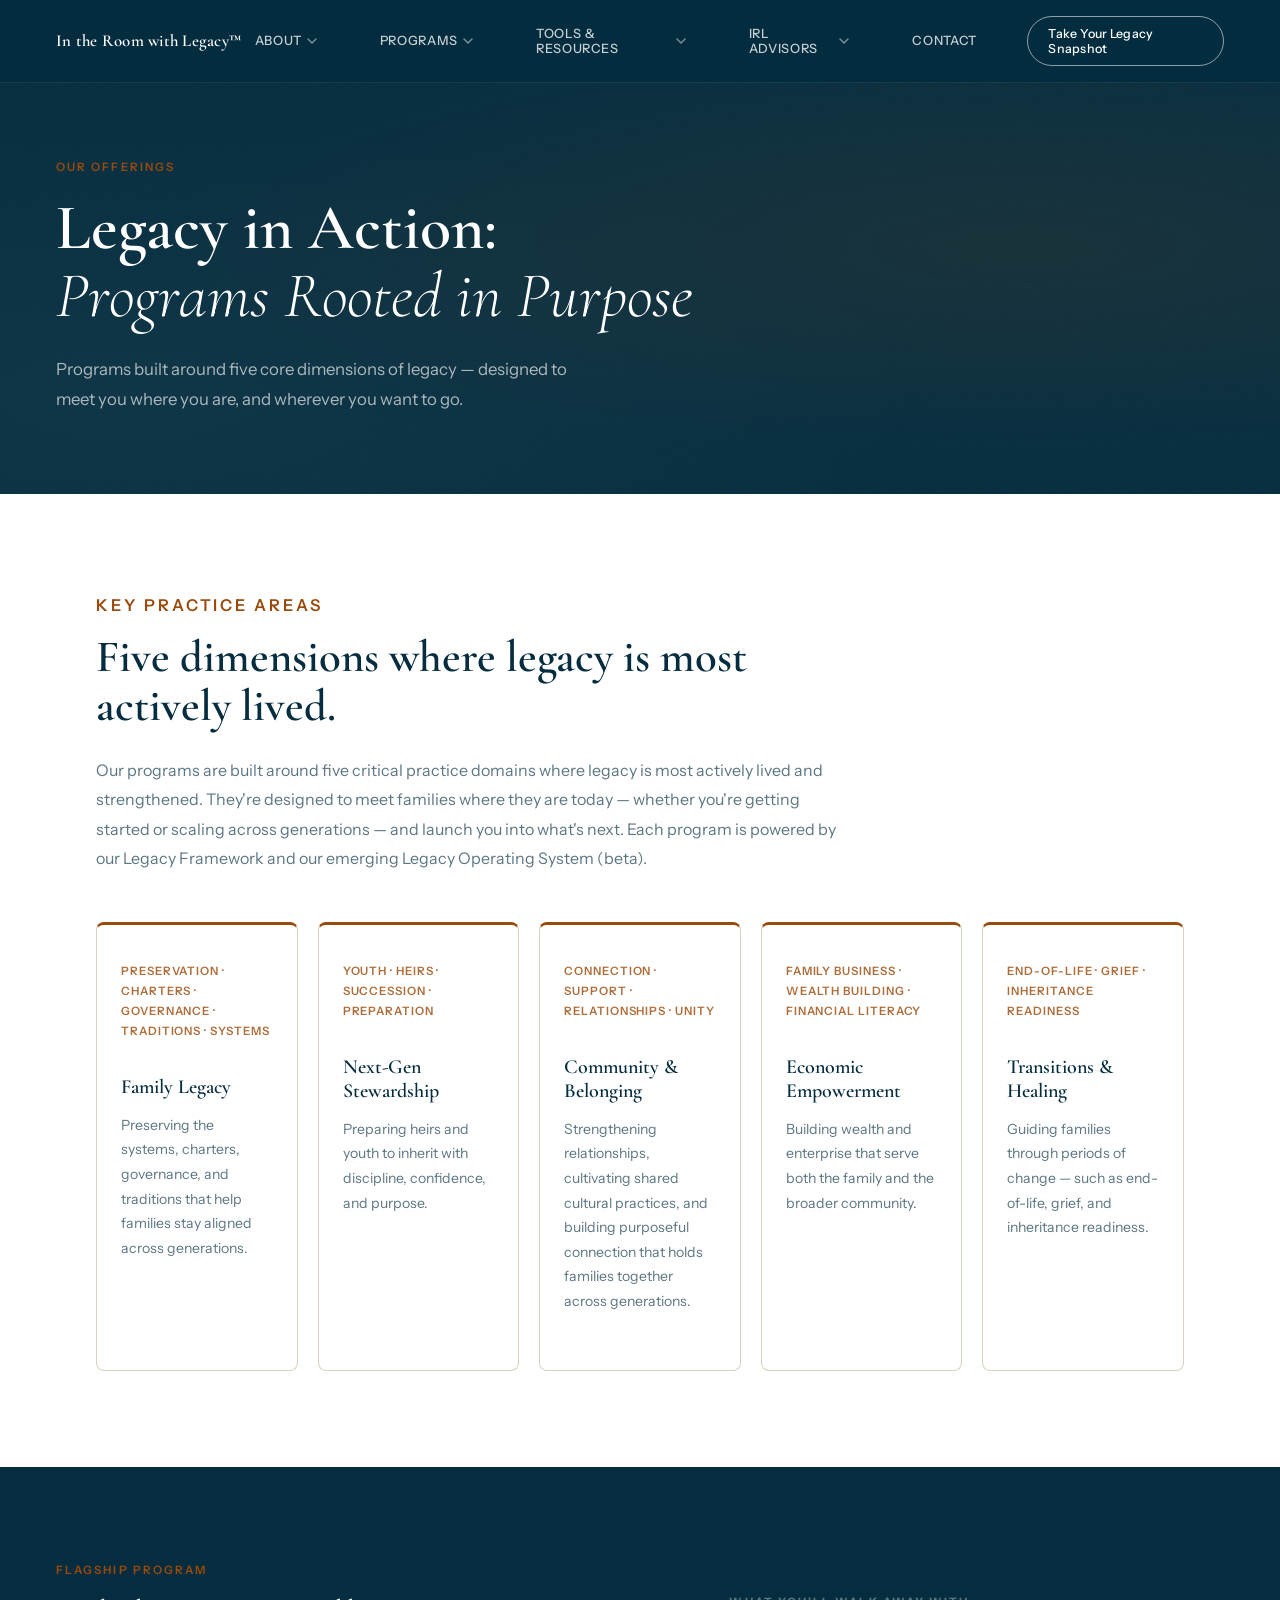
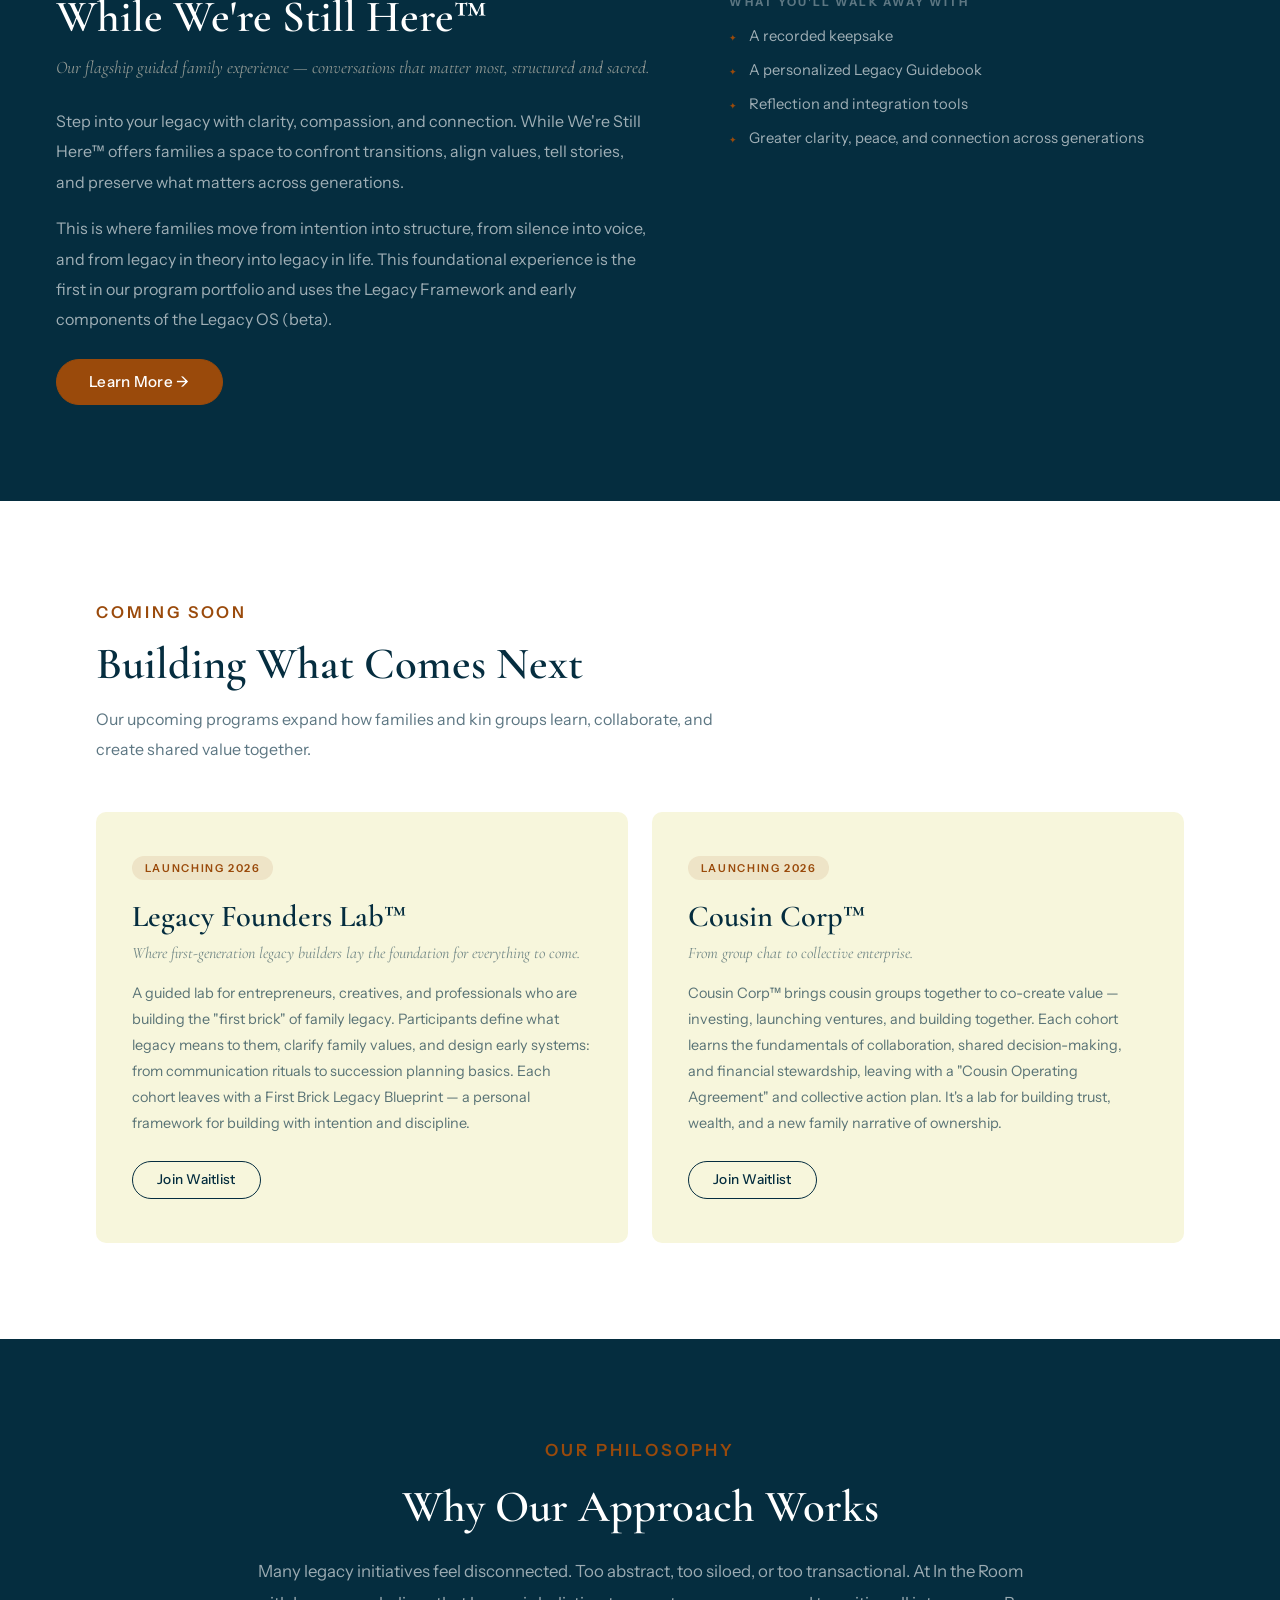
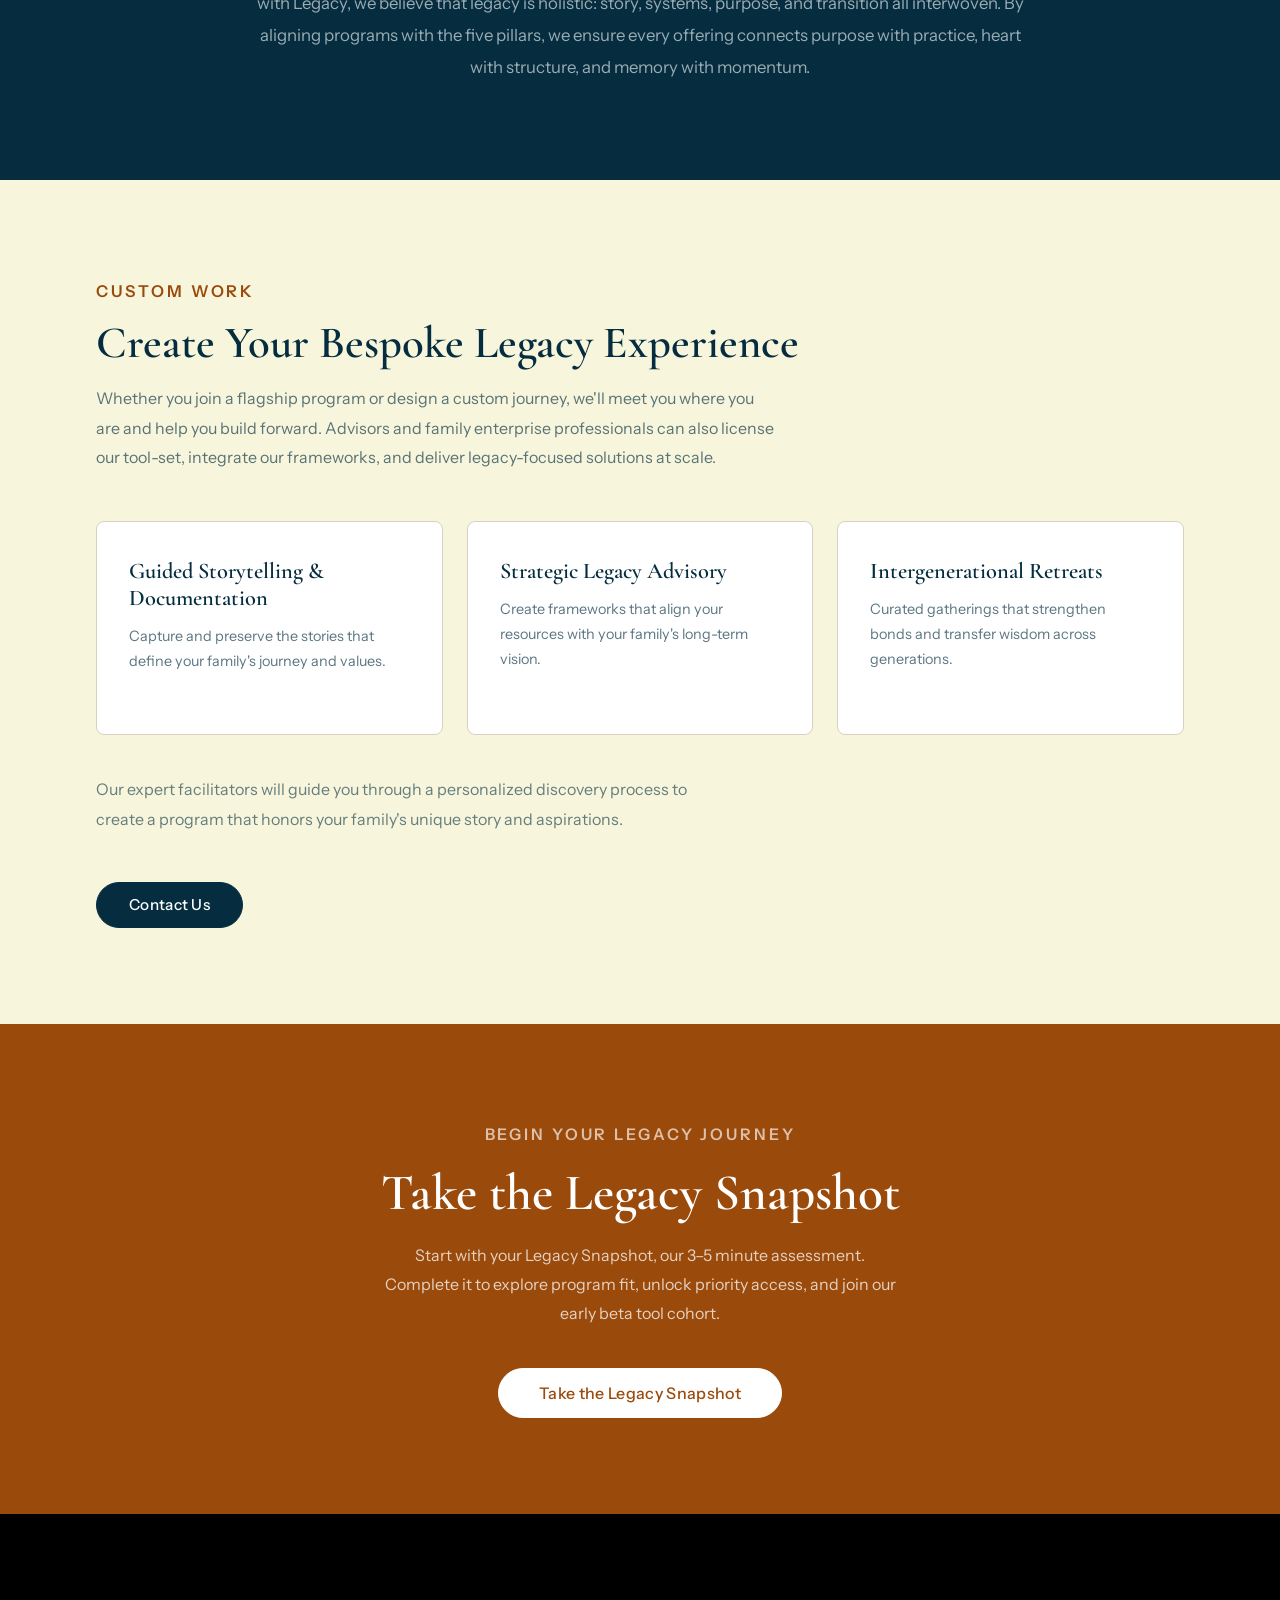
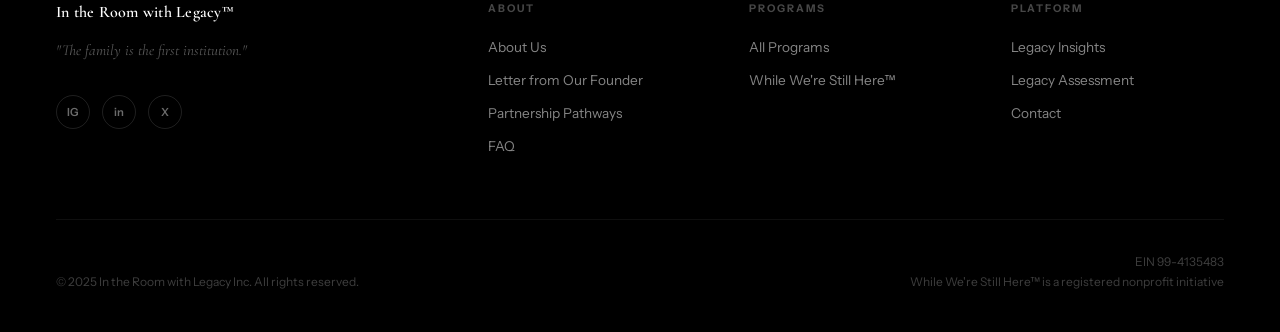
<file: programs.html>
<!DOCTYPE html>
<html lang="en">
<head>
  <meta charset="UTF-8">
  <meta name="viewport" content="width=device-width, initial-scale=1.0">
  <title>Programs — In the Room with Legacy™</title>
  <link rel="preconnect" href="https://fonts.googleapis.com">
  <link rel="preconnect" href="https://fonts.gstatic.com" crossorigin>
  <link href="https://fonts.googleapis.com/css2?family=Cormorant+Garamond:ital,wght@0,300;0,400;0,500;0,600;0,700;1,300;1,400;1,500;1,600&family=Instrument+Sans:ital,wght@0,300;0,400;0,500;0,600;1,400&display=swap" rel="stylesheet">
  <link rel="stylesheet" href="styles.css">
  <style>

    /* ── Practice area cards ──────────────────────────── */
    .practice-grid {
      display: grid;
      grid-template-columns: repeat(5, 1fr);
      gap: 1.25rem;
      margin-top: 3rem;
    }
    .practice-card {
      background: var(--white);
      border: 1px solid var(--stone);
      border-top: 3px solid var(--clay);
      border-radius: 8px;
      padding: 2rem 1.5rem;
      display: flex;
      flex-direction: column;
      gap: 0.6rem;
    }
    .practice-card h3 {
      font-family: 'Cormorant Garamond', serif;
      font-size: 1.25rem;
      font-weight: 600;
      color: var(--dusk);
      line-height: 1.2;
    }
    .practice-card .practice-tags {
      font-size: 0.72rem;
      font-weight: 600;
      letter-spacing: 0.08em;
      text-transform: uppercase;
      color: var(--clay);
      opacity: 0.8;
    }
    .practice-card p {
      font-size: 0.88rem;
      color: rgba(5,45,63,0.65);
      line-height: 1.75;
      margin-top: 0.25rem;
    }

    /* ── Flagship band ────────────────────────────────── */
    .flagship-band {
      background: var(--dusk);
      padding: 6rem 3.5rem;
    }
    .flagship-inner {
      max-width: var(--max-width);
      margin: 0 auto;
      display: grid;
      grid-template-columns: 6fr 5fr;
      gap: 5rem;
      align-items: start;
    }
    .flagship-text .eyebrow { color: var(--clay); margin-bottom: 1rem; }
    .flagship-text h2 {
      font-family: 'Cormorant Garamond', serif;
      font-size: clamp(2.2rem, 3.5vw, 3rem);
      font-weight: 600;
      color: var(--white);
      line-height: 1.1;
      margin-bottom: 0.75rem;
    }
    .flagship-tagline {
      font-family: 'Cormorant Garamond', serif;
      font-size: 1.1rem;
      font-style: italic;
      color: rgba(237,224,204,0.6);
      line-height: 1.6;
      margin-bottom: 1.5rem;
    }
    .flagship-body {
      font-size: 1rem;
      color: rgba(255,255,255,0.62);
      line-height: 1.9;
      margin-bottom: 1rem;
    }
    .flagship-walkaway {
      margin-top: 2rem;
    }
    .flagship-walkaway-label {
      font-size: 0.72rem;
      font-weight: 700;
      letter-spacing: 0.18em;
      text-transform: uppercase;
      color: rgba(255,255,255,0.35);
      margin-bottom: 1rem;
    }
    .flagship-walkaway-list {
      display: flex;
      flex-direction: column;
      gap: 0.7rem;
    }
    .flagship-walkaway-item {
      display: flex;
      align-items: flex-start;
      gap: 0.75rem;
      font-size: 0.92rem;
      color: rgba(255,255,255,0.62);
      line-height: 1.55;
    }
    .flagship-walkaway-item::before {
      content: '✦';
      color: var(--clay);
      font-size: 0.55rem;
      margin-top: 0.4rem;
      flex-shrink: 0;
    }

    /* ── Upcoming programs ────────────────────────────── */
    .upcoming-grid {
      display: grid;
      grid-template-columns: 1fr 1fr;
      gap: 1.5rem;
      margin-top: 3rem;
    }
    .upcoming-card {
      background: var(--parchment);
      border-radius: 10px;
      padding: 2.75rem 2.25rem;
    }
    .upcoming-badge {
      display: inline-block;
      font-size: 0.68rem;
      font-weight: 600;
      letter-spacing: 0.15em;
      text-transform: uppercase;
      color: var(--clay);
      background: rgba(154,74,11,0.1);
      padding: 0.3rem 0.8rem;
      border-radius: 99px;
      margin-bottom: 1.25rem;
    }
    .upcoming-card h3 {
      font-family: 'Cormorant Garamond', serif;
      font-size: 1.9rem;
      font-weight: 600;
      color: var(--dusk);
      line-height: 1.1;
      margin-bottom: 0.5rem;
    }
    .upcoming-card .upcoming-tagline {
      font-family: 'Cormorant Garamond', serif;
      font-size: 1rem;
      font-style: italic;
      color: rgba(5,45,63,0.55);
      margin-bottom: 1rem;
      line-height: 1.5;
    }
    .upcoming-card p {
      font-size: 0.9rem;
      color: rgba(5,45,63,0.65);
      line-height: 1.8;
      margin-bottom: 1.5rem;
    }

    /* ── Why it works band ────────────────────────────── */
    .why-band {
      background: var(--dusk);
      padding: 6rem 3.5rem;
    }
    .why-inner {
      max-width: 780px;
      margin: 0 auto;
      text-align: center;
    }
    .why-inner .eyebrow { color: var(--clay); margin-bottom: 1rem; }
    .why-inner h2 {
      font-family: 'Cormorant Garamond', serif;
      font-size: clamp(2rem, 3.5vw, 3rem);
      font-weight: 600;
      color: var(--white);
      line-height: 1.1;
      margin-bottom: 1.5rem;
    }
    .why-inner p {
      font-size: 1.05rem;
      color: rgba(255,255,255,0.6);
      line-height: 1.9;
    }

    /* ── Bespoke cards ────────────────────────────────── */
    .bespoke-grid {
      display: grid;
      grid-template-columns: repeat(3, 1fr);
      gap: 1.5rem;
      margin-top: 3rem;
    }
    .bespoke-card {
      background: var(--white);
      border: 1px solid var(--stone);
      border-radius: 8px;
      padding: 2.25rem 2rem;
    }
    .bespoke-card h3 {
      font-family: 'Cormorant Garamond', serif;
      font-size: 1.4rem;
      font-weight: 600;
      color: var(--dusk);
      line-height: 1.2;
      margin-bottom: 0.75rem;
    }
    .bespoke-card p {
      font-size: 0.9rem;
      color: rgba(5,45,63,0.65);
      line-height: 1.75;
    }

    /* ── CTA band ─────────────────────────────────────── */
    .programs-cta {
      background: var(--clay);
      padding: 6rem 3.5rem;
      text-align: center;
    }
    .programs-cta .eyebrow { color: rgba(255,255,255,0.65); margin-bottom: 1rem; }
    .programs-cta h2 {
      font-family: 'Cormorant Garamond', serif;
      font-size: clamp(2.2rem, 4vw, 3.5rem);
      font-weight: 600;
      color: var(--white);
      line-height: 1.1;
      margin-bottom: 1.25rem;
    }
    .programs-cta p {
      font-size: 1rem;
      color: rgba(255,255,255,0.75);
      max-width: 520px;
      margin: 0 auto 2.5rem;
      line-height: 1.8;
    }

    @media (max-width: 1100px) {
      .practice-grid  { grid-template-columns: repeat(3, 1fr); }
      .flagship-inner { grid-template-columns: 1fr; gap: 3rem; }
    }
    @media (max-width: 768px) {
      .practice-grid  { grid-template-columns: 1fr 1fr; }
      .upcoming-grid  { grid-template-columns: 1fr; }
      .bespoke-grid   { grid-template-columns: 1fr; }
      .flagship-band  { padding: 4rem 1.5rem; }
      .why-band       { padding: 4rem 1.5rem; }
      .programs-cta   { padding: 4rem 1.5rem; }
    }
    @media (max-width: 480px) {
      .practice-grid  { grid-template-columns: 1fr; }
    }
  </style>
</head>
<body>

  <!-- ─── NAV ──────────────────────────────────────────────── -->
  <nav id="nav" class="scrolled">
    <a href="index.html" class="nav-logo">In the Room with Legacy™</a>
    <div class="hamburger" id="hamburger" aria-label="Menu" role="button" tabindex="0">
      <span></span><span></span><span></span>
    </div>
    <ul class="nav-links" id="desktop-nav">
      <li class="nav-item has-dropdown">
        <a href="javascript:void(0)" class="nav-item-trigger">About <svg class="nav-arrow" width="10" height="6" viewBox="0 0 10 6" fill="none" aria-hidden="true"><path d="M1 1L5 5L9 1" stroke="currentColor" stroke-width="1.5" stroke-linecap="round" stroke-linejoin="round"/></svg></a>
        <div class="nav-dropdown">
          <a href="about.html">About Us</a>
          <a href="founder-letter.html">Letter from Our Founder</a>
          <a href="partnership-pathways.html">Partnership Pathways</a>
          <a href="faq.html">Frequently Asked Questions</a>
        </div>
      </li>
      <li class="nav-item has-dropdown">
        <a href="javascript:void(0)" class="nav-item-trigger">Programs <svg class="nav-arrow" width="10" height="6" viewBox="0 0 10 6" fill="none" aria-hidden="true"><path d="M1 1L5 5L9 1" stroke="currentColor" stroke-width="1.5" stroke-linecap="round" stroke-linejoin="round"/></svg></a>
        <div class="nav-dropdown">
          <a href="programs.html">Programs</a>
          <a href="while-were-still-here.html">While We're Still Here</a>
        </div>
      </li>
      <li class="nav-item has-dropdown">
        <a href="javascript:void(0)" class="nav-item-trigger">Tools &amp; Resources <svg class="nav-arrow" width="10" height="6" viewBox="0 0 10 6" fill="none" aria-hidden="true"><path d="M1 1L5 5L9 1" stroke="currentColor" stroke-width="1.5" stroke-linecap="round" stroke-linejoin="round"/></svg></a>
        <div class="nav-dropdown">
          <a href="legacy-insights.html">Legacy Insights, Tools &amp; Resources</a>
          <a href="legacy-assessment.html">Legacy Assessment</a>
        </div>
      </li>
      <li class="nav-item has-dropdown">
        <a href="javascript:void(0)" class="nav-item-trigger">IRL Advisors <svg class="nav-arrow" width="10" height="6" viewBox="0 0 10 6" fill="none" aria-hidden="true"><path d="M1 1L5 5L9 1" stroke="currentColor" stroke-width="1.5" stroke-linecap="round" stroke-linejoin="round"/></svg></a>
        <div class="nav-dropdown">
          <a href="irl-advisor.html">IRL Advisor</a>
          <a href="founding-circle.html">Founding Circle</a>
        </div>
      </li>
      <li class="nav-item"><a href="contact.html">Contact</a></li>
      <li class="nav-item">
        <a href="https://form.typeform.com/to/YOUR_LINK" target="_blank" rel="noopener" class="nav-cta-link">Take Your Legacy Snapshot</a>
      </li>
    </ul>
  </nav>

  <!-- Mobile menu -->
  <div class="nav-mobile-overlay" id="mobile-menu">
    <a href="about.html"                onclick="closeMobile()">About Us</a>
    <a href="founder-letter.html"       onclick="closeMobile()">Founder Letter</a>
    <a href="partnership-pathways.html" onclick="closeMobile()">Partnership Pathways</a>
    <a href="faq.html"                  onclick="closeMobile()">FAQ</a>
    <a href="contact.html"              onclick="closeMobile()">Contact</a>
    <a href="https://form.typeform.com/to/YOUR_LINK" target="_blank" onclick="closeMobile()" class="mobile-cta">Take Your Legacy Snapshot →</a>
  </div>


  <!-- ─── PAGE HEADER ──────────────────────────────────────── -->
  <section class="page-header">
    <div class="page-header-inner">
      <p class="eyebrow reveal">Our Offerings</p>
      <h1 class="reveal reveal-delay-1">Legacy in Action:<br><em style="font-weight:300; font-style:italic;">Programs Rooted in Purpose</em></h1>
      <p class="page-header-sub reveal reveal-delay-2">
        Programs built around five core dimensions of legacy — designed to meet you where you are, and wherever you want to go.
      </p>
    </div>
  </section>


  <!-- ─── KEY PRACTICE AREAS ───────────────────────────────── -->
  <section style="background: var(--white);">
    <div class="page-section">

      <p class="eyebrow reveal" style="color: var(--clay); margin-bottom: 0.75rem;">Key Practice Areas</p>
      <h2 class="reveal reveal-delay-1" style="font-size: clamp(2rem, 3.5vw, 3rem); color: var(--dusk); line-height: 1.1; max-width: 680px; margin-bottom: 1.5rem;">
        Five dimensions where legacy is most actively lived.
      </h2>
      <p class="reveal reveal-delay-2" style="font-size: 1rem; color: rgba(5,45,63,0.65); line-height: 1.85; max-width: 760px;">
        Our programs are built around five critical practice domains where legacy is most actively lived and strengthened. They're designed to meet families where they are today — whether you're getting started or scaling across generations — and launch you into what's next. Each program is powered by our Legacy Framework and our emerging Legacy Operating System (beta).
      </p>

      <div class="practice-grid">

        <div class="practice-card reveal reveal-delay-1">
          <p class="practice-tags">Preservation · Charters · Governance · Traditions · Systems</p>
          <h3>Family Legacy</h3>
          <p>Preserving the systems, charters, governance, and traditions that help families stay aligned across generations.</p>
        </div>

        <div class="practice-card reveal reveal-delay-2">
          <p class="practice-tags">Youth · Heirs · Succession · Preparation</p>
          <h3>Next-Gen Stewardship</h3>
          <p>Preparing heirs and youth to inherit with discipline, confidence, and purpose.</p>
        </div>

        <div class="practice-card reveal reveal-delay-3">
          <p class="practice-tags">Connection · Support · Relationships · Unity</p>
          <h3>Community &amp; Belonging</h3>
          <p>Strengthening relationships, cultivating shared cultural practices, and building purposeful connection that holds families together across generations.</p>
        </div>

        <div class="practice-card reveal reveal-delay-4">
          <p class="practice-tags">Family Business · Wealth Building · Financial Literacy</p>
          <h3>Economic Empowerment</h3>
          <p>Building wealth and enterprise that serve both the family and the broader community.</p>
        </div>

        <div class="practice-card reveal reveal-delay-5">
          <p class="practice-tags">End-of-Life · Grief · Inheritance Readiness</p>
          <h3>Transitions &amp; Healing</h3>
          <p>Guiding families through periods of change — such as end-of-life, grief, and inheritance readiness.</p>
        </div>

      </div>
    </div>
  </section>


  <!-- ─── FLAGSHIP PROGRAM ─────────────────────────────────── -->
  <div class="flagship-band">
    <div class="flagship-inner">

      <div class="flagship-text">
        <p class="eyebrow reveal">Flagship Program</p>
        <h2 class="reveal reveal-delay-1">While We're Still Here™</h2>
        <p class="flagship-tagline reveal reveal-delay-1">Our flagship guided family experience — conversations that matter most, structured and sacred.</p>
        <p class="flagship-body reveal reveal-delay-2">
          Step into your legacy with clarity, compassion, and connection. While We're Still Here™ offers families a space to confront transitions, align values, tell stories, and preserve what matters across generations.
        </p>
        <p class="flagship-body reveal reveal-delay-2">
          This is where families move from intention into structure, from silence into voice, and from legacy in theory into legacy in life. This foundational experience is the first in our program portfolio and uses the Legacy Framework and early components of the Legacy OS (beta).
        </p>
        <a href="while-were-still-here.html" class="btn btn-clay reveal reveal-delay-3" style="font-size: 0.95rem; padding: 0.9rem 2rem; margin-top: 0.5rem;">
          Learn More →
        </a>
      </div>

      <div class="flagship-walkaway reveal reveal-delay-2">
        <p class="flagship-walkaway-label">What You'll Walk Away With</p>
        <div class="flagship-walkaway-list">
          <div class="flagship-walkaway-item">A recorded keepsake</div>
          <div class="flagship-walkaway-item">A personalized Legacy Guidebook</div>
          <div class="flagship-walkaway-item">Reflection and integration tools</div>
          <div class="flagship-walkaway-item">Greater clarity, peace, and connection across generations</div>
        </div>
      </div>

    </div>
  </div>


  <!-- ─── BUILDING WHAT COMES NEXT ─────────────────────────── -->
  <section style="background: var(--white);">
    <div class="page-section">

      <p class="eyebrow reveal" style="color: var(--clay); margin-bottom: 0.75rem;">Coming Soon</p>
      <h2 class="reveal reveal-delay-1" style="font-size: clamp(2rem, 3.5vw, 3rem); color: var(--dusk); line-height: 1.1; margin-bottom: 1rem;">Building What Comes Next</h2>
      <p class="reveal reveal-delay-2" style="font-size: 1rem; color: rgba(5,45,63,0.65); line-height: 1.85; max-width: 640px;">
        Our upcoming programs expand how families and kin groups learn, collaborate, and create shared value together.
      </p>

      <div class="upcoming-grid">

        <div class="upcoming-card reveal reveal-delay-1">
          <div class="upcoming-badge">Launching 2026</div>
          <h3>Legacy Founders Lab™</h3>
          <p class="upcoming-tagline">Where first-generation legacy builders lay the foundation for everything to come.</p>
          <p>A guided lab for entrepreneurs, creatives, and professionals who are building the "first brick" of family legacy. Participants define what legacy means to them, clarify family values, and design early systems: from communication rituals to succession planning basics. Each cohort leaves with a First Brick Legacy Blueprint — a personal framework for building with intention and discipline.</p>
          <a href="contact.html" class="btn btn-ghost-dusk" style="font-size: 0.85rem; padding: 0.7rem 1.5rem; align-self: flex-start;">Join Waitlist</a>
        </div>

        <div class="upcoming-card reveal reveal-delay-2">
          <div class="upcoming-badge">Launching 2026</div>
          <h3>Cousin Corp™</h3>
          <p class="upcoming-tagline">From group chat to collective enterprise.</p>
          <p>Cousin Corp™ brings cousin groups together to co-create value — investing, launching ventures, and building together. Each cohort learns the fundamentals of collaboration, shared decision-making, and financial stewardship, leaving with a "Cousin Operating Agreement" and collective action plan. It's a lab for building trust, wealth, and a new family narrative of ownership.</p>
          <a href="contact.html" class="btn btn-ghost-dusk" style="font-size: 0.85rem; padding: 0.7rem 1.5rem; align-self: flex-start;">Join Waitlist</a>
        </div>

      </div>
    </div>
  </section>


  <!-- ─── WHY OUR APPROACH WORKS ───────────────────────────── -->
  <div class="why-band">
    <div class="why-inner">
      <p class="eyebrow reveal">Our Philosophy</p>
      <h2 class="reveal reveal-delay-1">Why Our Approach Works</h2>
      <p class="reveal reveal-delay-2">
        Many legacy initiatives feel disconnected. Too abstract, too siloed, or too transactional. At In the Room with Legacy, we believe that legacy is holistic: story, systems, purpose, and transition all interwoven. By aligning programs with the five pillars, we ensure every offering connects purpose with practice, heart with structure, and memory with momentum.
      </p>
    </div>
  </div>


  <!-- ─── BESPOKE EXPERIENCE ───────────────────────────────── -->
  <section style="background: var(--parchment);">
    <div class="page-section">

      <p class="eyebrow reveal" style="color: var(--clay); margin-bottom: 0.75rem;">Custom Work</p>
      <h2 class="reveal reveal-delay-1" style="font-size: clamp(2rem, 3.5vw, 3rem); color: var(--dusk); line-height: 1.1; margin-bottom: 1rem;">Create Your Bespoke Legacy Experience</h2>
      <p class="reveal reveal-delay-2" style="font-size: 1rem; color: rgba(5,45,63,0.65); line-height: 1.85; max-width: 680px;">
        Whether you join a flagship program or design a custom journey, we'll meet you where you are and help you build forward. Advisors and family enterprise professionals can also license our tool-set, integrate our frameworks, and deliver legacy-focused solutions at scale.
      </p>

      <div class="bespoke-grid">

        <div class="bespoke-card reveal reveal-delay-1">
          <h3>Guided Storytelling &amp; Documentation</h3>
          <p>Capture and preserve the stories that define your family's journey and values.</p>
        </div>

        <div class="bespoke-card reveal reveal-delay-2">
          <h3>Strategic Legacy Advisory</h3>
          <p>Create frameworks that align your resources with your family's long-term vision.</p>
        </div>

        <div class="bespoke-card reveal reveal-delay-3">
          <h3>Intergenerational Retreats</h3>
          <p>Curated gatherings that strengthen bonds and transfer wisdom across generations.</p>
        </div>

      </div>

      <p class="reveal" style="font-size: 1rem; color: rgba(5,45,63,0.6); line-height: 1.85; max-width: 600px; margin-top: 2.5rem;">
        Our expert facilitators will guide you through a personalized discovery process to create a program that honors your family's unique story and aspirations.
      </p>
      <a href="contact.html" class="btn btn-dusk reveal reveal-delay-1" style="margin-top: 1.5rem; font-size: 0.95rem; padding: 0.9rem 2rem;">
        Contact Us
      </a>

    </div>
  </section>


  <!-- ─── CTA ──────────────────────────────────────────────── -->
  <div class="programs-cta">
    <p class="eyebrow reveal">Begin Your Legacy Journey</p>
    <h2 class="reveal reveal-delay-1">Take the Legacy Snapshot</h2>
    <p class="reveal reveal-delay-2">
      Start with your Legacy Snapshot, our 3–5 minute assessment. Complete it to explore program fit, unlock priority access, and join our early beta tool cohort.
    </p>
    <a href="https://form.typeform.com/to/YOUR_LINK" target="_blank" rel="noopener"
       class="btn reveal reveal-delay-3"
       style="background: var(--white); color: var(--clay); border-color: var(--white); font-size: 1rem; padding: 1rem 2.5rem;">
      Take the Legacy Snapshot
    </a>
  </div>


  <!-- ─── FOOTER ────────────────────────────────────────────── -->
  <footer>
    <div class="footer-grid">
      <div class="footer-brand">
        <a href="index.html" class="footer-brand-logo">In the Room with Legacy™</a>
        <p class="footer-tagline">"The family is the first institution."</p>
        <div class="footer-socials">
          <a href="#" aria-label="Instagram">IG</a>
          <a href="#" aria-label="LinkedIn">in</a>
          <a href="#" aria-label="X / Twitter">X</a>
        </div>
      </div>
      <div class="footer-col">
        <p class="footer-col-head">About</p>
        <ul>
          <li><a href="about.html">About Us</a></li>
          <li><a href="founder-letter.html">Letter from Our Founder</a></li>
          <li><a href="partnership-pathways.html">Partnership Pathways</a></li>
          <li><a href="faq.html">FAQ</a></li>
        </ul>
      </div>
      <div class="footer-col">
        <p class="footer-col-head">Programs</p>
        <ul>
          <li><a href="programs.html">All Programs</a></li>
          <li><a href="while-were-still-here.html">While We're Still Here™</a></li>
        </ul>
      </div>
      <div class="footer-col">
        <p class="footer-col-head">Platform</p>
        <ul>
          <li><a href="legacy-insights.html">Legacy Insights</a></li>
          <li><a href="legacy-assessment.html">Legacy Assessment</a></li>
          <li><a href="contact.html">Contact</a></li>
        </ul>
      </div>
    </div>
    <div class="footer-bottom">
      <p>© 2025 In the Room with Legacy Inc. All rights reserved.</p>
      <p class="footer-ein">EIN 99-4135483<br>While We're Still Here™ is a registered nonprofit initiative</p>
    </div>
  </footer>


  <!-- ─── JAVASCRIPT ────────────────────────────────────────── -->
  <script>
    document.querySelectorAll('.nav-item.has-dropdown').forEach(item => {
      item.querySelector('.nav-item-trigger').addEventListener('click', (e) => {
        e.stopPropagation();
        const isOpen = item.classList.contains('open');
        document.querySelectorAll('.nav-item.has-dropdown').forEach(i => i.classList.remove('open'));
        if (!isOpen) item.classList.add('open');
      });
    });
    document.addEventListener('click', () => {
      document.querySelectorAll('.nav-item.has-dropdown').forEach(i => i.classList.remove('open'));
    });

    const hamburger  = document.getElementById('hamburger');
    const mobileMenu = document.getElementById('mobile-menu');
    function closeMobile() {
      hamburger.classList.remove('active');
      mobileMenu.classList.remove('open');
      document.body.style.overflow = '';
    }
    hamburger.addEventListener('click', () => {
      const open = mobileMenu.classList.contains('open');
      if (open) { closeMobile(); }
      else { hamburger.classList.add('active'); mobileMenu.classList.add('open'); document.body.style.overflow = 'hidden'; }
    });

    const observer = new IntersectionObserver((entries) => {
      entries.forEach(e => { if (e.isIntersecting) { e.target.classList.add('visible'); observer.unobserve(e.target); } });
    }, { threshold: 0.1 });
    document.querySelectorAll('.reveal').forEach(el => observer.observe(el));
  </script>

</body>
</html>
</file>
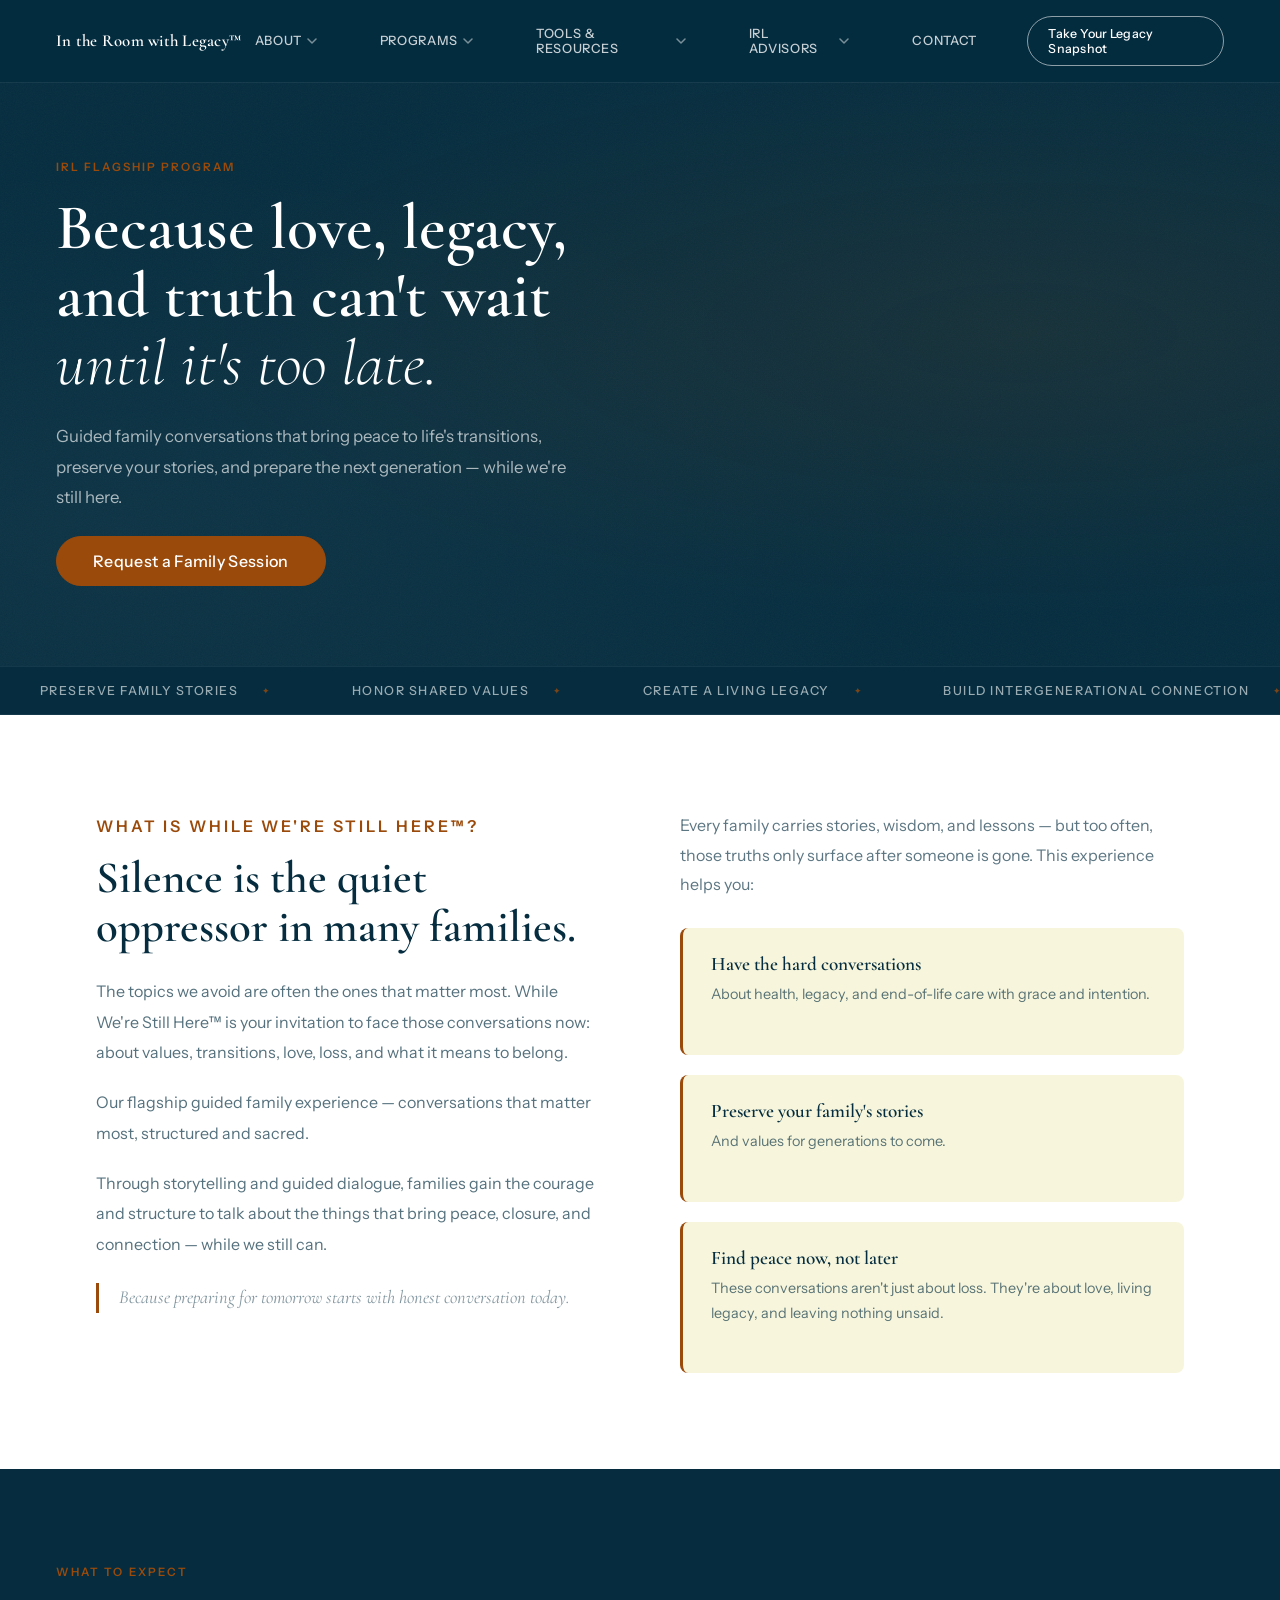
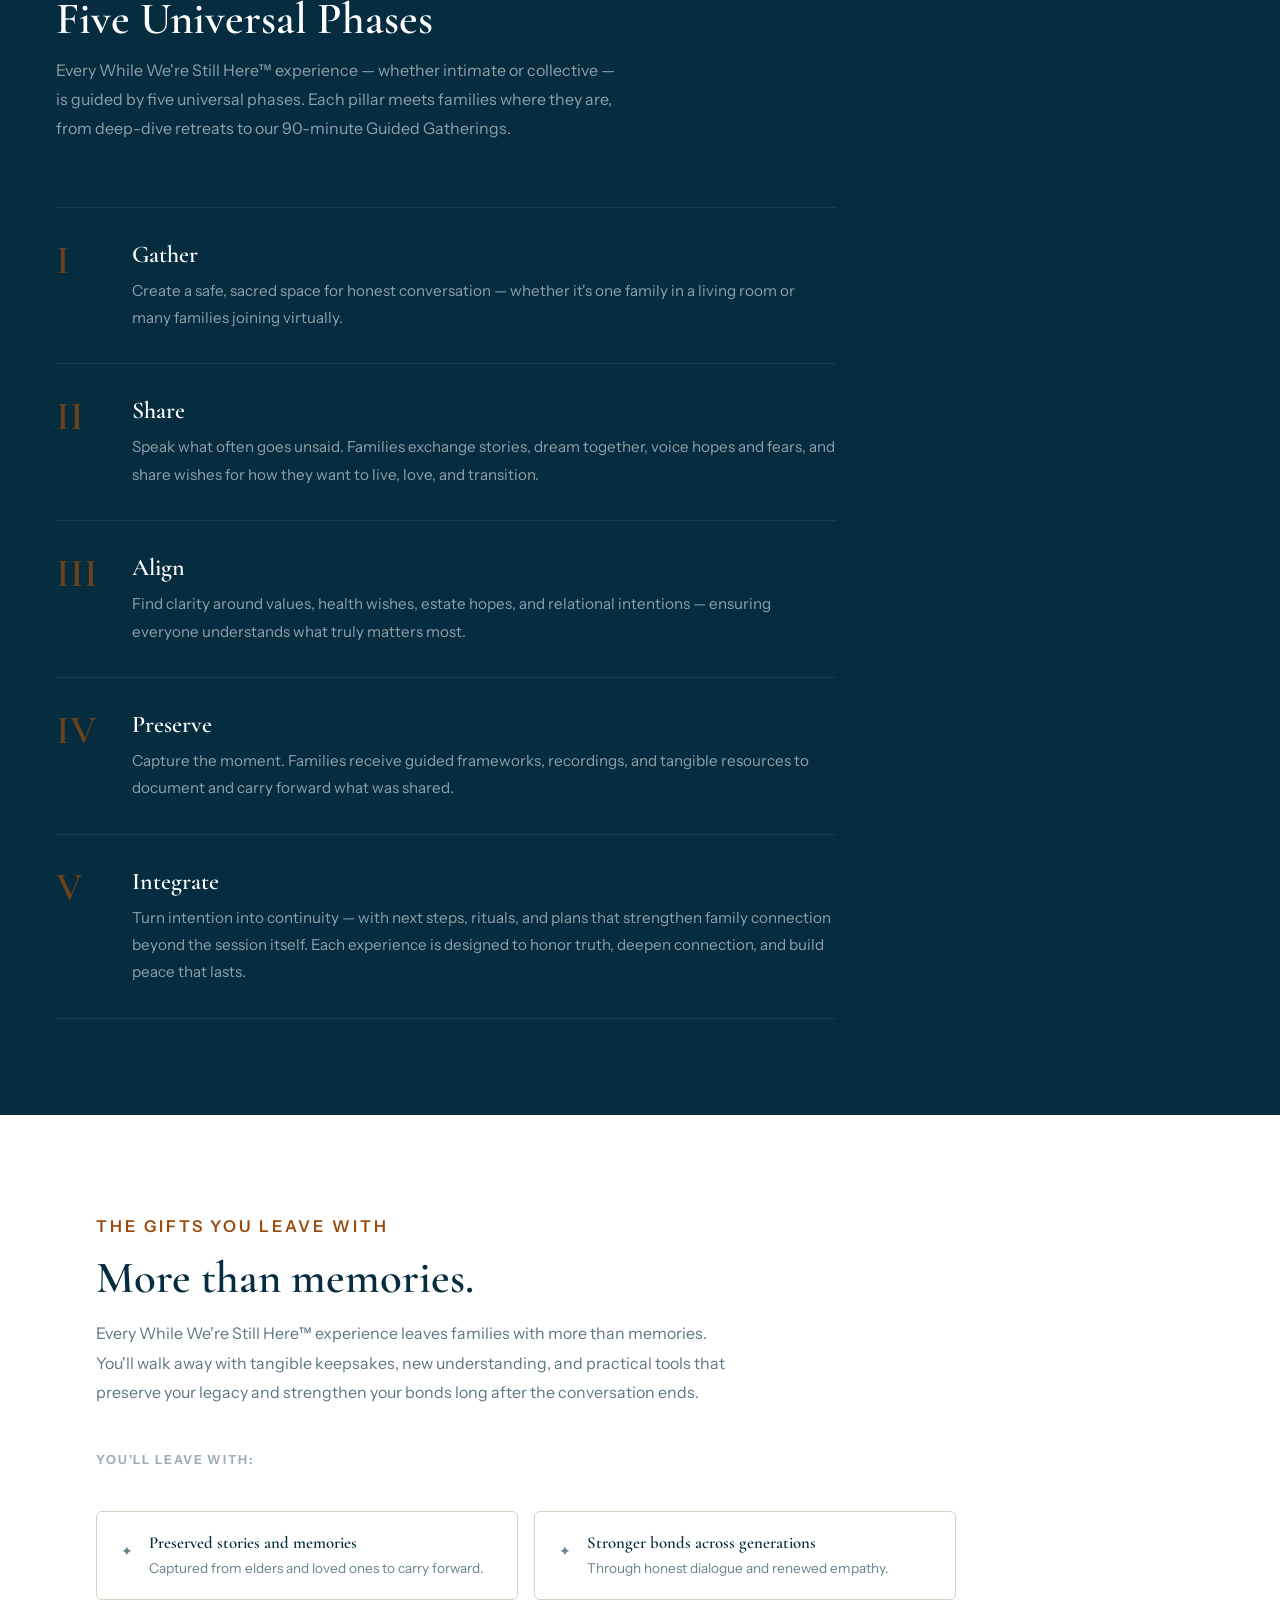
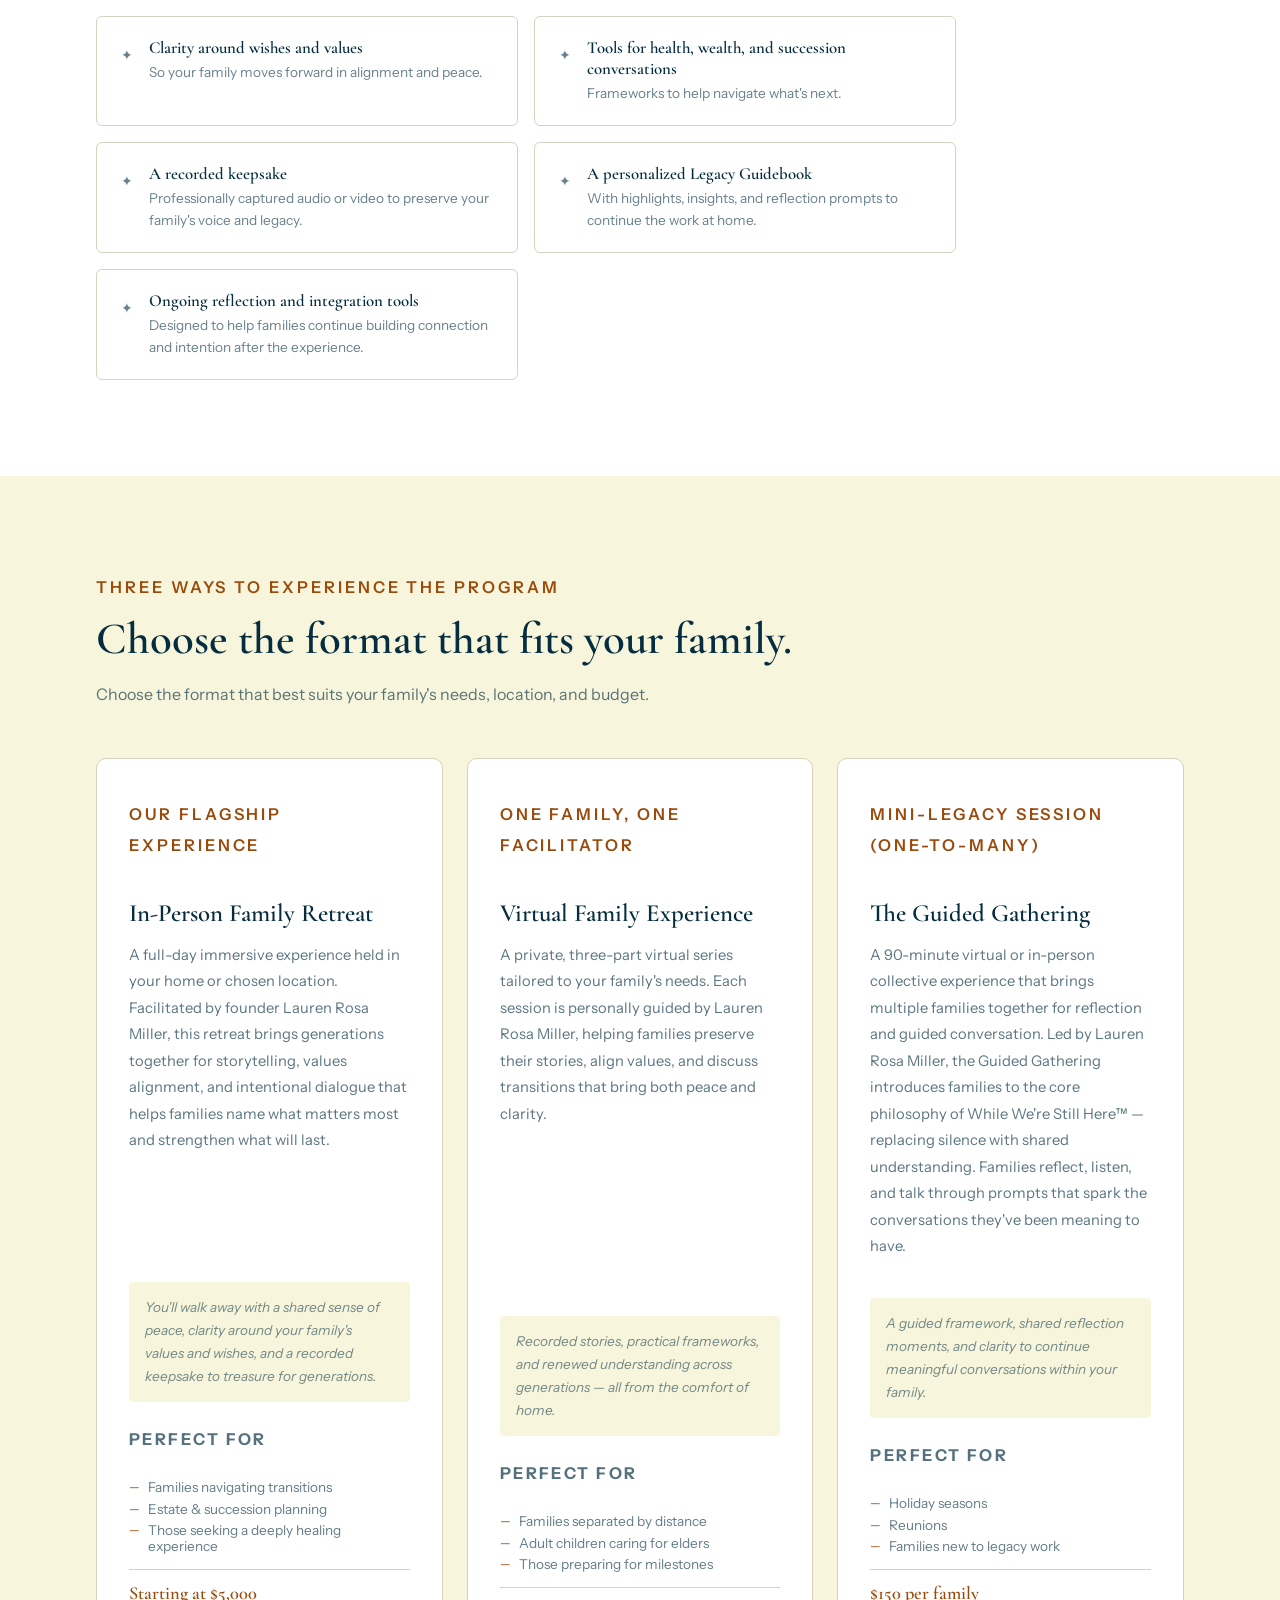
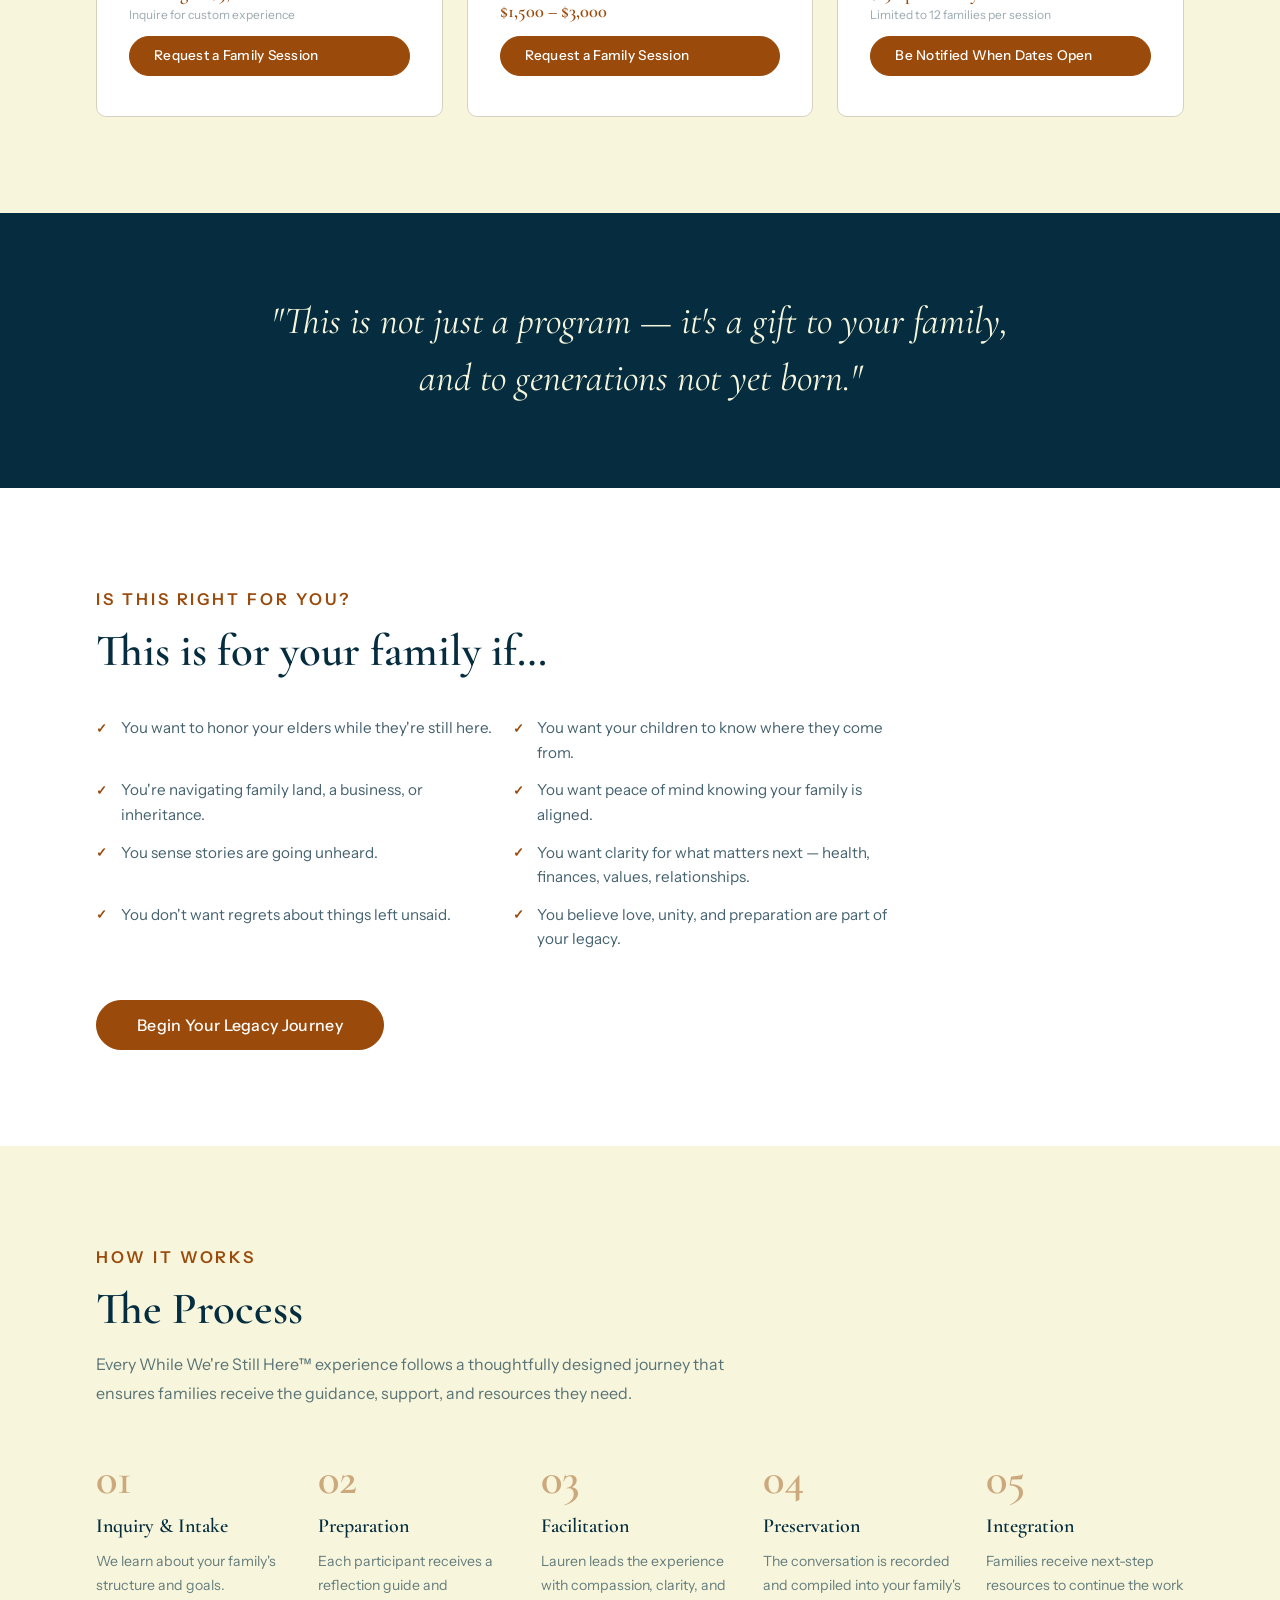
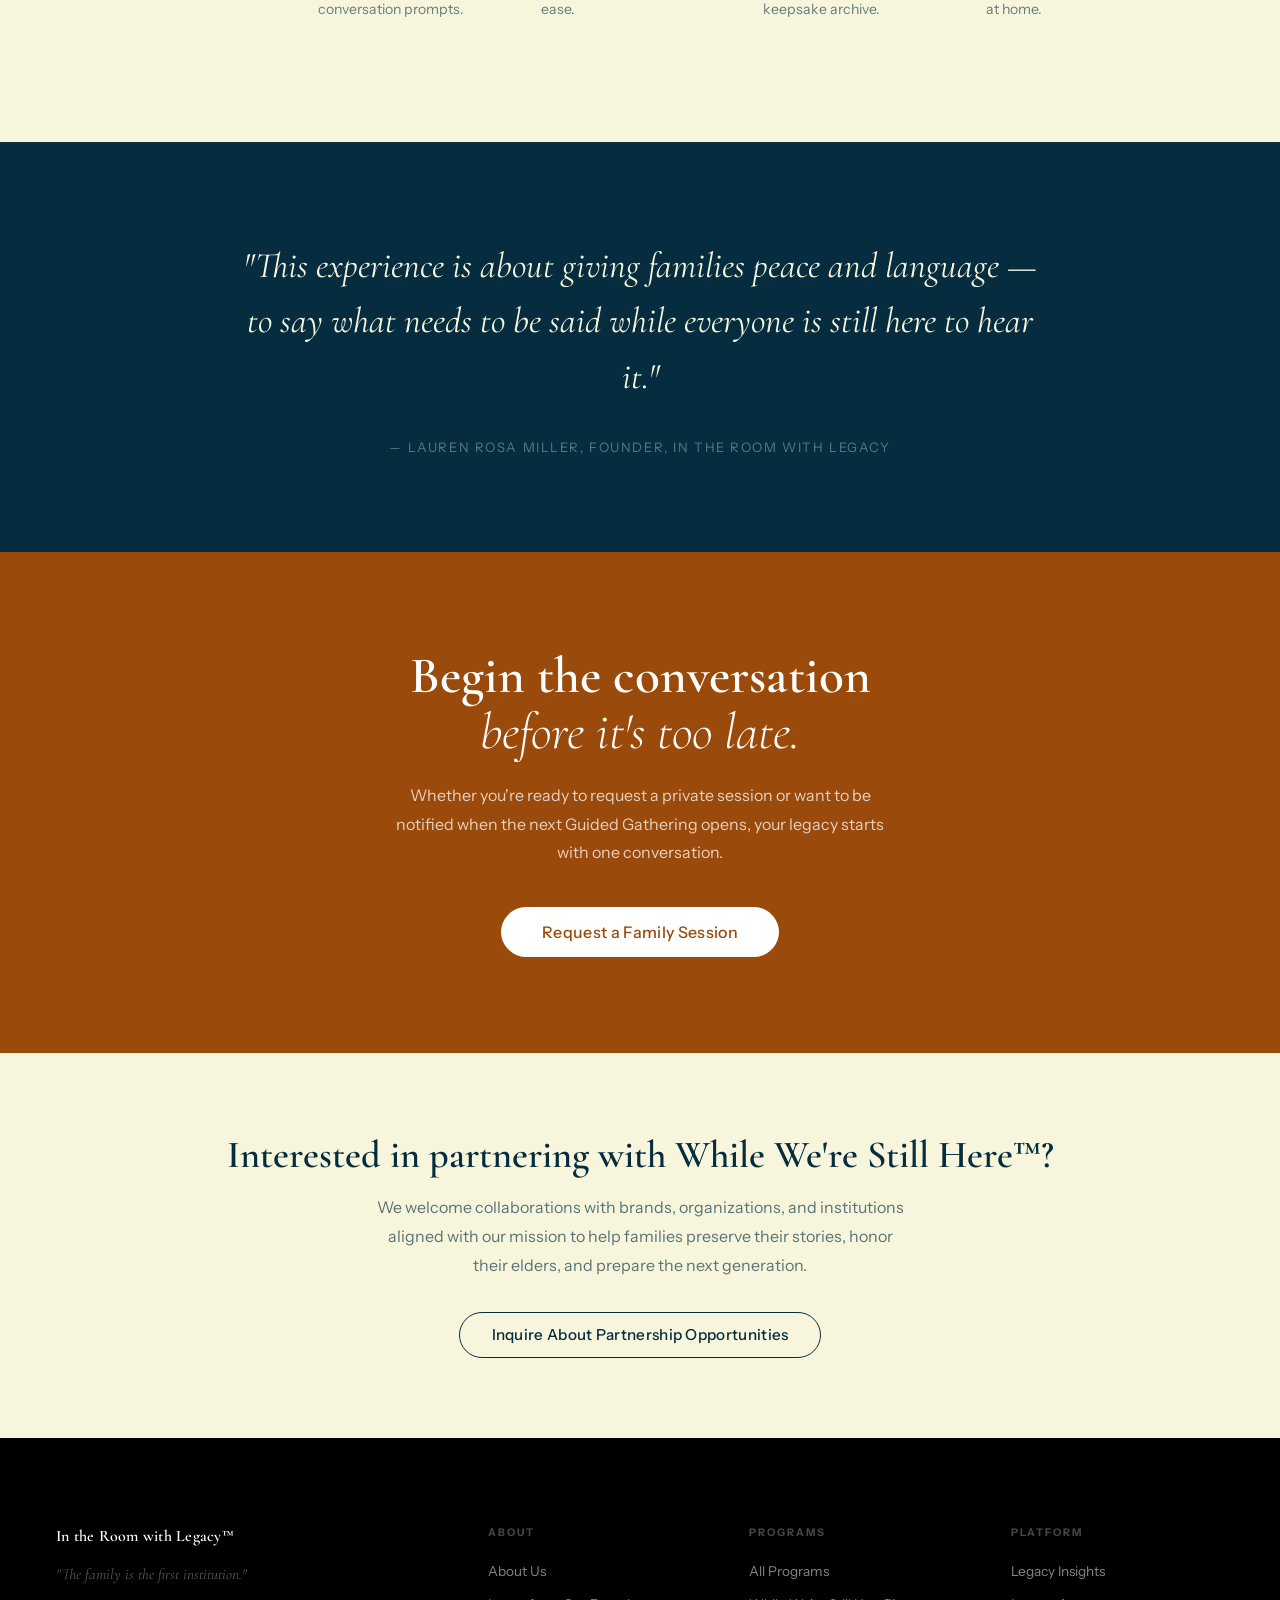
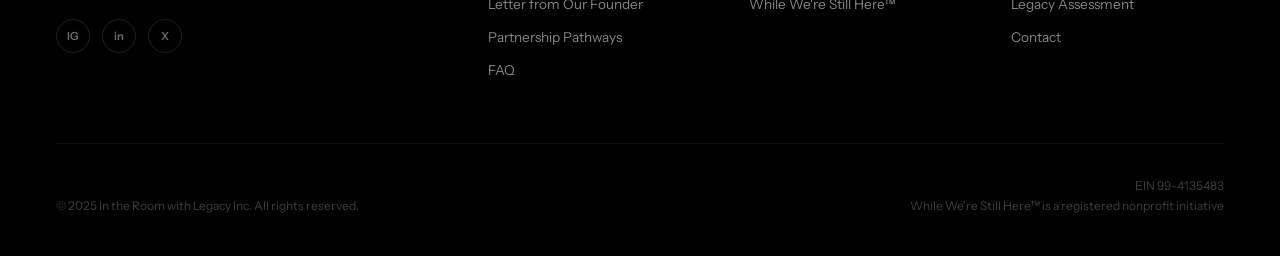
<file: while-were-still-here.html>
<!DOCTYPE html>
<html lang="en">
<head>
  <meta charset="UTF-8">
  <meta name="viewport" content="width=device-width, initial-scale=1.0">
  <title>While We're Still Here™ — In the Room with Legacy™</title>
  <link rel="preconnect" href="https://fonts.googleapis.com">
  <link rel="preconnect" href="https://fonts.gstatic.com" crossorigin>
  <link href="https://fonts.googleapis.com/css2?family=Cormorant+Garamond:ital,wght@0,300;0,400;0,500;0,600;0,700;1,300;1,400;1,500;1,600&family=Instrument+Sans:ital,wght@0,300;0,400;0,500;0,600;1,400&display=swap" rel="stylesheet">
  <link rel="stylesheet" href="styles.css">
  <style>

    /* ── Scrolling Ticker ─────────────────────────────── */
    .ticker-band {
      background: var(--dusk);
      border-top: 1px solid rgba(255,255,255,0.06);
      border-bottom: 1px solid rgba(255,255,255,0.06);
      padding: 1rem 0;
      overflow: hidden;
    }
    .ticker-wrap {
      display: flex;
      width: max-content;
      animation: ticker-scroll 30s linear infinite;
    }
    .ticker-wrap:hover { animation-play-state: paused; }
    .ticker-inner {
      display: flex;
      align-items: center;
      gap: 0;
      white-space: nowrap;
    }
    .ticker-item {
      display: flex;
      align-items: center;
      gap: 1.5rem;
      padding: 0 2.5rem;
      font-family: 'Instrument Sans', sans-serif;
      font-size: 0.78rem;
      font-weight: 500;
      letter-spacing: 0.12em;
      text-transform: uppercase;
      color: rgba(255,255,255,0.6);
    }
    .ticker-item::after {
      content: '✦';
      color: var(--clay);
      font-size: 0.55rem;
      opacity: 0.8;
    }
    @keyframes ticker-scroll {
      from { transform: translateX(0); }
      to   { transform: translateX(-50%); }
    }

    /* ── What Is section ──────────────────────────────── */
    .wwsh-intro-grid {
      display: grid;
      grid-template-columns: 1fr 1fr;
      gap: 5rem;
      align-items: start;
    }
    .wwsh-intro-text p {
      font-size: 1rem;
      color: rgba(5,45,63,0.68);
      line-height: 1.9;
      margin-bottom: 1.25rem;
    }
    .wwsh-intro-text .pull-quote {
      font-family: 'Cormorant Garamond', serif;
      font-size: 1.15rem;
      font-style: italic;
      color: rgba(5,45,63,0.5);
      border-left: 3px solid var(--clay);
      padding-left: 1.25rem;
      line-height: 1.6;
      margin-top: 1.5rem;
    }
    .why-cards {
      display: flex;
      flex-direction: column;
      gap: 1.25rem;
    }
    .why-card {
      background: var(--parchment);
      border-radius: 8px;
      padding: 1.5rem 1.75rem;
      border-left: 3px solid var(--clay);
    }
    .why-card h4 {
      font-family: 'Cormorant Garamond', serif;
      font-size: 1.2rem;
      font-weight: 600;
      color: var(--dusk);
      margin-bottom: 0.4rem;
    }
    .why-card p {
      font-size: 0.9rem;
      color: rgba(5,45,63,0.65);
      line-height: 1.7;
    }

    /* ── Five Phases ──────────────────────────────────── */
    .phases-band {
      background: var(--dusk);
      padding: 6rem 3.5rem;
    }
    .phases-band .eyebrow { color: var(--clay); margin-bottom: 1rem; }
    .phases-band h2 {
      font-family: 'Cormorant Garamond', serif;
      font-size: clamp(2rem, 3.5vw, 3rem);
      font-weight: 600;
      color: var(--white);
      line-height: 1.1;
      margin-bottom: 0.75rem;
    }
    .phases-band .phases-sub {
      font-size: 1rem;
      color: rgba(255,255,255,0.55);
      max-width: 560px;
      line-height: 1.8;
      margin-bottom: 4rem;
    }
    .phases-list {
      max-width: 780px;
    }
    .phase-row {
      display: grid;
      grid-template-columns: 3rem 1fr;
      gap: 1.75rem;
      padding: 2rem 0;
      border-bottom: 1px solid rgba(255,255,255,0.07);
      align-items: start;
    }
    .phase-row:first-child { border-top: 1px solid rgba(255,255,255,0.07); }
    .phase-num {
      font-family: 'Cormorant Garamond', serif;
      font-size: 2.5rem;
      font-weight: 600;
      color: var(--clay);
      line-height: 1;
      opacity: 0.7;
    }
    .phase-content h3 {
      font-family: 'Cormorant Garamond', serif;
      font-size: 1.5rem;
      font-weight: 600;
      color: var(--white);
      margin-bottom: 0.5rem;
    }
    .phase-content p {
      font-size: 0.95rem;
      color: rgba(255,255,255,0.55);
      line-height: 1.8;
    }

    /* ── Gifts ────────────────────────────────────────── */
    .gifts-grid {
      display: grid;
      grid-template-columns: repeat(2, 1fr);
      gap: 1rem;
      margin-top: 2.5rem;
      max-width: 860px;
    }
    .gift-item {
      display: flex;
      align-items: flex-start;
      gap: 1rem;
      padding: 1.25rem 1.5rem;
      background: var(--white);
      border: 1px solid var(--stone);
      border-radius: 6px;
    }
    .gift-icon {
      color: var(--clay);
      font-size: 0.6rem;
      margin-top: 0.45rem;
      flex-shrink: 0;
    }
    .gift-item strong {
      font-family: 'Cormorant Garamond', serif;
      font-size: 1.05rem;
      font-weight: 600;
      color: var(--dusk);
      display: block;
      margin-bottom: 0.2rem;
    }
    .gift-item span {
      font-size: 0.85rem;
      color: rgba(5,45,63,0.6);
      line-height: 1.65;
    }

    /* ── Format cards ─────────────────────────────────── */
    .formats-grid {
      display: grid;
      grid-template-columns: repeat(3, 1fr);
      gap: 1.5rem;
      margin-top: 3rem;
    }
    .format-card {
      background: var(--white);
      border: 1px solid var(--stone);
      border-radius: 10px;
      padding: 2.5rem 2rem;
      display: flex;
      flex-direction: column;
      gap: 0.9rem;
    }
    .format-card .eyebrow { color: var(--clay); }
    .format-card h3 {
      font-family: 'Cormorant Garamond', serif;
      font-size: 1.55rem;
      font-weight: 600;
      color: var(--dusk);
      line-height: 1.15;
    }
    .format-card .format-desc {
      font-size: 0.92rem;
      color: rgba(5,45,63,0.65);
      line-height: 1.8;
      flex: 1;
    }
    .format-walkaway {
      font-size: 0.85rem;
      color: rgba(5,45,63,0.55);
      line-height: 1.7;
      font-style: italic;
      padding: 0.85rem 1rem;
      background: var(--parchment);
      border-radius: 4px;
    }
    .format-perfect {
      padding-top: 0.5rem;
    }
    .format-perfect-label {
      font-size: 0.68rem;
      font-weight: 700;
      letter-spacing: 0.15em;
      text-transform: uppercase;
      color: rgba(5,45,63,0.38);
      margin-bottom: 0.6rem;
    }
    .format-perfect ul {
      list-style: none;
      display: flex;
      flex-direction: column;
      gap: 0.35rem;
    }
    .format-perfect ul li {
      font-size: 0.85rem;
      color: rgba(5,45,63,0.62);
      display: flex;
      align-items: flex-start;
      gap: 0.5rem;
    }
    .format-perfect ul li::before {
      content: '—';
      color: var(--clay);
      font-size: 0.75rem;
      flex-shrink: 0;
    }
    .format-price {
      font-family: 'Cormorant Garamond', serif;
      font-size: 1.15rem;
      font-weight: 600;
      color: var(--clay);
      padding-top: 0.75rem;
      border-top: 1px solid var(--stone);
    }
    .format-price span {
      font-family: 'Instrument Sans', sans-serif;
      font-size: 0.75rem;
      font-weight: 400;
      color: rgba(5,45,63,0.4);
      display: block;
      margin-top: 0.2rem;
    }

    /* ── Emotional statement ──────────────────────────── */
    .emotional-band {
      background: var(--dusk);
      padding: 5rem 3.5rem;
      text-align: center;
    }
    .emotional-band p {
      font-family: 'Cormorant Garamond', serif;
      font-size: clamp(1.8rem, 3vw, 2.8rem);
      font-weight: 400;
      font-style: italic;
      color: var(--parchment);
      line-height: 1.5;
      max-width: 760px;
      margin: 0 auto;
    }

    /* ── For you grid ─────────────────────────────────── */
    .for-you-grid {
      display: grid;
      grid-template-columns: 1fr 1fr;
      gap: 0.85rem;
      margin-top: 2.5rem;
      max-width: 820px;
    }
    .for-you-item {
      display: flex;
      align-items: flex-start;
      gap: 0.85rem;
      font-size: 0.95rem;
      color: rgba(5,45,63,0.75);
      line-height: 1.6;
    }
    .for-you-item::before {
      content: '✓';
      color: var(--clay);
      font-weight: 700;
      font-size: 0.8rem;
      margin-top: 0.15rem;
      flex-shrink: 0;
    }

    /* ── Process steps ────────────────────────────────── */
    .process-track {
      display: grid;
      grid-template-columns: repeat(5, 1fr);
      gap: 1.5rem;
      margin-top: 3rem;
    }
    .process-step {
      display: flex;
      flex-direction: column;
      gap: 0.75rem;
    }
    .process-num {
      font-family: 'Cormorant Garamond', serif;
      font-size: 2.8rem;
      font-weight: 600;
      color: var(--clay);
      opacity: 0.45;
      line-height: 1;
    }
    .process-step h4 {
      font-family: 'Cormorant Garamond', serif;
      font-size: 1.25rem;
      font-weight: 600;
      color: var(--dusk);
      line-height: 1.2;
    }
    .process-step p {
      font-size: 0.88rem;
      color: rgba(5,45,63,0.6);
      line-height: 1.7;
    }

    /* ── Quote band ───────────────────────────────────── */
    .quote-band {
      background: var(--dusk);
      padding: 6rem 3.5rem;
      text-align: center;
    }
    .quote-band blockquote {
      font-family: 'Cormorant Garamond', serif;
      font-size: clamp(1.6rem, 2.8vw, 2.5rem);
      font-weight: 400;
      font-style: italic;
      color: var(--parchment);
      line-height: 1.55;
      max-width: 820px;
      margin: 0 auto 2rem;
    }
    .quote-band cite {
      font-family: 'Instrument Sans', sans-serif;
      font-size: 0.82rem;
      font-style: normal;
      letter-spacing: 0.12em;
      text-transform: uppercase;
      color: rgba(255,255,255,0.35);
    }

    /* ── Partnership band ─────────────────────────────── */
    .partnership-band {
      background: var(--parchment);
      padding: 5rem 3.5rem;
      text-align: center;
    }
    .partnership-band h3 {
      font-family: 'Cormorant Garamond', serif;
      font-size: clamp(1.8rem, 3vw, 2.5rem);
      font-weight: 600;
      color: var(--dusk);
      line-height: 1.15;
      margin-bottom: 1rem;
    }
    .partnership-band p {
      font-size: 1rem;
      color: rgba(5,45,63,0.65);
      max-width: 540px;
      margin: 0 auto 2rem;
      line-height: 1.8;
    }

    @media (max-width: 1024px) {
      .wwsh-intro-grid  { grid-template-columns: 1fr; gap: 3rem; }
      .formats-grid     { grid-template-columns: 1fr; }
      .process-track    { grid-template-columns: 1fr 1fr; gap: 2rem; }
    }
    @media (max-width: 768px) {
      .phases-band      { padding: 4rem 1.5rem; }
      .emotional-band   { padding: 3.5rem 1.5rem; }
      .quote-band       { padding: 4rem 1.5rem; }
      .partnership-band { padding: 4rem 1.5rem; }
      .gifts-grid       { grid-template-columns: 1fr; }
      .for-you-grid     { grid-template-columns: 1fr; }
      .process-track    { grid-template-columns: 1fr; }
    }
  </style>
</head>
<body>

  <!-- ─── NAV ──────────────────────────────────────────────── -->
  <nav id="nav" class="scrolled">
    <a href="index.html" class="nav-logo">In the Room with Legacy™</a>
    <div class="hamburger" id="hamburger" aria-label="Menu" role="button" tabindex="0">
      <span></span><span></span><span></span>
    </div>
    <ul class="nav-links" id="desktop-nav">
      <li class="nav-item has-dropdown">
        <a href="javascript:void(0)" class="nav-item-trigger">About <svg class="nav-arrow" width="10" height="6" viewBox="0 0 10 6" fill="none" aria-hidden="true"><path d="M1 1L5 5L9 1" stroke="currentColor" stroke-width="1.5" stroke-linecap="round" stroke-linejoin="round"/></svg></a>
        <div class="nav-dropdown">
          <a href="about.html">About Us</a>
          <a href="founder-letter.html">Letter from Our Founder</a>
          <a href="partnership-pathways.html">Partnership Pathways</a>
          <a href="faq.html">Frequently Asked Questions</a>
        </div>
      </li>
      <li class="nav-item has-dropdown">
        <a href="javascript:void(0)" class="nav-item-trigger">Programs <svg class="nav-arrow" width="10" height="6" viewBox="0 0 10 6" fill="none" aria-hidden="true"><path d="M1 1L5 5L9 1" stroke="currentColor" stroke-width="1.5" stroke-linecap="round" stroke-linejoin="round"/></svg></a>
        <div class="nav-dropdown">
          <a href="programs.html">Programs</a>
          <a href="while-were-still-here.html">While We're Still Here</a>
        </div>
      </li>
      <li class="nav-item has-dropdown">
        <a href="javascript:void(0)" class="nav-item-trigger">Tools &amp; Resources <svg class="nav-arrow" width="10" height="6" viewBox="0 0 10 6" fill="none" aria-hidden="true"><path d="M1 1L5 5L9 1" stroke="currentColor" stroke-width="1.5" stroke-linecap="round" stroke-linejoin="round"/></svg></a>
        <div class="nav-dropdown">
          <a href="legacy-insights.html">Legacy Insights, Tools &amp; Resources</a>
          <a href="legacy-assessment.html">Legacy Assessment</a>
        </div>
      </li>
      <li class="nav-item has-dropdown">
        <a href="javascript:void(0)" class="nav-item-trigger">IRL Advisors <svg class="nav-arrow" width="10" height="6" viewBox="0 0 10 6" fill="none" aria-hidden="true"><path d="M1 1L5 5L9 1" stroke="currentColor" stroke-width="1.5" stroke-linecap="round" stroke-linejoin="round"/></svg></a>
        <div class="nav-dropdown">
          <a href="irl-advisor.html">IRL Advisor</a>
          <a href="founding-circle.html">Founding Circle</a>
        </div>
      </li>
      <li class="nav-item"><a href="contact.html">Contact</a></li>
      <li class="nav-item">
        <a href="https://form.typeform.com/to/YOUR_LINK" target="_blank" rel="noopener" class="nav-cta-link">Take Your Legacy Snapshot</a>
      </li>
    </ul>
  </nav>

  <!-- Mobile menu -->
  <div class="nav-mobile-overlay" id="mobile-menu">
    <a href="about.html"                onclick="closeMobile()">About Us</a>
    <a href="founder-letter.html"       onclick="closeMobile()">Founder Letter</a>
    <a href="partnership-pathways.html" onclick="closeMobile()">Partnership Pathways</a>
    <a href="faq.html"                  onclick="closeMobile()">FAQ</a>
    <a href="contact.html"              onclick="closeMobile()">Contact</a>
    <a href="https://form.typeform.com/to/YOUR_LINK" target="_blank" onclick="closeMobile()" class="mobile-cta">Take Your Legacy Snapshot →</a>
  </div>


  <!-- ─── PAGE HEADER ──────────────────────────────────────── -->
  <section class="page-header">
    <div class="page-header-inner">
      <p class="eyebrow reveal">IRL Flagship Program</p>
      <h1 class="reveal reveal-delay-1">Because love, legacy,<br>and truth can't wait<br><em style="font-weight:300;">until it's too late.</em></h1>
      <p class="page-header-sub reveal reveal-delay-2">
        Guided family conversations that bring peace to life's transitions, preserve your stories, and prepare the next generation — while we're still here.
      </p>
      <a href="contact.html" class="btn btn-clay reveal reveal-delay-3" style="margin-top: 1.5rem; font-size: 1rem; padding: 1rem 2.25rem;">
        Request a Family Session
      </a>
    </div>
  </section>


  <!-- ─── SCROLLING TICKER ─────────────────────────────────── -->
  <div class="ticker-band">
    <div class="ticker-wrap">
      <!-- Items duplicated so the loop is seamless -->
      <div class="ticker-inner">
        <div class="ticker-item">Preserve Family Stories</div>
        <div class="ticker-item">Honor Shared Values</div>
        <div class="ticker-item">Create a Living Legacy</div>
        <div class="ticker-item">Build Intergenerational Connection</div>
        <div class="ticker-item">Say What Needs to Be Said</div>
        <div class="ticker-item">Strengthen Family Bonds</div>
        <div class="ticker-item">Pass Down Family Wisdom</div>
        <div class="ticker-item">Document Your Journey</div>
        <!-- duplicate set -->
        <div class="ticker-item">Preserve Family Stories</div>
        <div class="ticker-item">Honor Shared Values</div>
        <div class="ticker-item">Create a Living Legacy</div>
        <div class="ticker-item">Build Intergenerational Connection</div>
        <div class="ticker-item">Say What Needs to Be Said</div>
        <div class="ticker-item">Strengthen Family Bonds</div>
        <div class="ticker-item">Pass Down Family Wisdom</div>
        <div class="ticker-item">Document Your Journey</div>
      </div>
    </div>
  </div>


  <!-- ─── WHAT IS IT ───────────────────────────────────────── -->
  <section style="background: var(--white);">
    <div class="page-section">
      <div class="wwsh-intro-grid">

        <div class="wwsh-intro-text">
          <p class="eyebrow reveal" style="color: var(--clay); margin-bottom: 0.75rem;">What is While We're Still Here™?</p>
          <h2 class="reveal reveal-delay-1" style="font-size: clamp(2rem, 3.5vw, 3rem); color: var(--dusk); line-height: 1.1; margin-bottom: 1.5rem;">Silence is the quiet oppressor in many families.</h2>
          <p class="reveal reveal-delay-2">
            The topics we avoid are often the ones that matter most. While We're Still Here™ is your invitation to face those conversations now: about values, transitions, love, loss, and what it means to belong.
          </p>
          <p class="reveal reveal-delay-2">
            Our flagship guided family experience — conversations that matter most, structured and sacred.
          </p>
          <p class="reveal reveal-delay-3">
            Through storytelling and guided dialogue, families gain the courage and structure to talk about the things that bring peace, closure, and connection — while we still can.
          </p>
          <p class="pull-quote reveal reveal-delay-3">
            Because preparing for tomorrow starts with honest conversation today.
          </p>
        </div>

        <div>
          <p style="font-size: 1rem; color: rgba(5,45,63,0.65); line-height: 1.85; margin-bottom: 1.75rem;" class="reveal reveal-delay-1">
            Every family carries stories, wisdom, and lessons — but too often, those truths only surface after someone is gone. This experience helps you:
          </p>
          <div class="why-cards">
            <div class="why-card reveal reveal-delay-2">
              <h4>Have the hard conversations</h4>
              <p>About health, legacy, and end-of-life care with grace and intention.</p>
            </div>
            <div class="why-card reveal reveal-delay-3">
              <h4>Preserve your family's stories</h4>
              <p>And values for generations to come.</p>
            </div>
            <div class="why-card reveal reveal-delay-4">
              <h4>Find peace now, not later</h4>
              <p>These conversations aren't just about loss. They're about love, living legacy, and leaving nothing unsaid.</p>
            </div>
          </div>
        </div>

      </div>
    </div>
  </section>


  <!-- ─── FIVE PHASES ──────────────────────────────────────── -->
  <div class="phases-band">
    <div style="max-width: var(--max-width); margin: 0 auto;">
      <p class="eyebrow reveal">What to Expect</p>
      <h2 class="reveal reveal-delay-1">Five Universal Phases</h2>
      <p class="phases-sub reveal reveal-delay-2">
        Every While We're Still Here™ experience — whether intimate or collective — is guided by five universal phases. Each pillar meets families where they are, from deep-dive retreats to our 90-minute Guided Gatherings.
      </p>

      <div class="phases-list">
        <div class="phase-row reveal">
          <div class="phase-num">I</div>
          <div class="phase-content">
            <h3>Gather</h3>
            <p>Create a safe, sacred space for honest conversation — whether it's one family in a living room or many families joining virtually.</p>
          </div>
        </div>
        <div class="phase-row reveal reveal-delay-1">
          <div class="phase-num">II</div>
          <div class="phase-content">
            <h3>Share</h3>
            <p>Speak what often goes unsaid. Families exchange stories, dream together, voice hopes and fears, and share wishes for how they want to live, love, and transition.</p>
          </div>
        </div>
        <div class="phase-row reveal reveal-delay-2">
          <div class="phase-num">III</div>
          <div class="phase-content">
            <h3>Align</h3>
            <p>Find clarity around values, health wishes, estate hopes, and relational intentions — ensuring everyone understands what truly matters most.</p>
          </div>
        </div>
        <div class="phase-row reveal reveal-delay-3">
          <div class="phase-num">IV</div>
          <div class="phase-content">
            <h3>Preserve</h3>
            <p>Capture the moment. Families receive guided frameworks, recordings, and tangible resources to document and carry forward what was shared.</p>
          </div>
        </div>
        <div class="phase-row reveal reveal-delay-4">
          <div class="phase-num">V</div>
          <div class="phase-content">
            <h3>Integrate</h3>
            <p>Turn intention into continuity — with next steps, rituals, and plans that strengthen family connection beyond the session itself. Each experience is designed to honor truth, deepen connection, and build peace that lasts.</p>
          </div>
        </div>
      </div>
    </div>
  </div>


  <!-- ─── GIFTS YOU LEAVE WITH ─────────────────────────────── -->
  <section style="background: var(--white);">
    <div class="page-section">
      <p class="eyebrow reveal" style="color: var(--clay); margin-bottom: 0.75rem;">The Gifts You Leave With</p>
      <h2 class="reveal reveal-delay-1" style="font-size: clamp(2rem, 3.5vw, 3rem); color: var(--dusk); line-height: 1.1; max-width: 680px; margin-bottom: 1rem;">
        More than memories.
      </h2>
      <p class="reveal reveal-delay-2" style="font-size: 1rem; color: rgba(5,45,63,0.65); line-height: 1.85; max-width: 640px;">
        Every While We're Still Here™ experience leaves families with more than memories. You'll walk away with tangible keepsakes, new understanding, and practical tools that preserve your legacy and strengthen your bonds long after the conversation ends.
      </p>

      <p style="font-size: 0.78rem; font-weight: 700; letter-spacing: 0.15em; text-transform: uppercase; color: rgba(5,45,63,0.38); margin: 2.5rem 0 0;" class="reveal">You'll leave with:</p>

      <div class="gifts-grid">
        <div class="gift-item reveal reveal-delay-1">
          <span class="gift-icon">✦</span>
          <div><strong>Preserved stories and memories</strong><span>Captured from elders and loved ones to carry forward.</span></div>
        </div>
        <div class="gift-item reveal reveal-delay-1">
          <span class="gift-icon">✦</span>
          <div><strong>Stronger bonds across generations</strong><span>Through honest dialogue and renewed empathy.</span></div>
        </div>
        <div class="gift-item reveal reveal-delay-2">
          <span class="gift-icon">✦</span>
          <div><strong>Clarity around wishes and values</strong><span>So your family moves forward in alignment and peace.</span></div>
        </div>
        <div class="gift-item reveal reveal-delay-2">
          <span class="gift-icon">✦</span>
          <div><strong>Tools for health, wealth, and succession conversations</strong><span>Frameworks to help navigate what's next.</span></div>
        </div>
        <div class="gift-item reveal reveal-delay-3">
          <span class="gift-icon">✦</span>
          <div><strong>A recorded keepsake</strong><span>Professionally captured audio or video to preserve your family's voice and legacy.</span></div>
        </div>
        <div class="gift-item reveal reveal-delay-3">
          <span class="gift-icon">✦</span>
          <div><strong>A personalized Legacy Guidebook</strong><span>With highlights, insights, and reflection prompts to continue the work at home.</span></div>
        </div>
        <div class="gift-item reveal reveal-delay-4" style="grid-column: 1 / -1; max-width: calc(50% - 0.5rem);">
          <span class="gift-icon">✦</span>
          <div><strong>Ongoing reflection and integration tools</strong><span>Designed to help families continue building connection and intention after the experience.</span></div>
        </div>
      </div>
    </div>
  </section>


  <!-- ─── THREE FORMATS ────────────────────────────────────── -->
  <section style="background: var(--parchment);">
    <div class="page-section">
      <p class="eyebrow reveal" style="color: var(--clay); margin-bottom: 0.75rem;">Three Ways to Experience the Program</p>
      <h2 class="reveal reveal-delay-1" style="font-size: clamp(2rem, 3.5vw, 3rem); color: var(--dusk); line-height: 1.1; margin-bottom: 1rem;">Choose the format that fits your family.</h2>
      <p class="reveal reveal-delay-2" style="font-size: 1rem; color: rgba(5,45,63,0.65); line-height: 1.85; max-width: 560px;">
        Choose the format that best suits your family's needs, location, and budget.
      </p>

      <div class="formats-grid">

        <!-- In-Person -->
        <div class="format-card reveal reveal-delay-1">
          <p class="eyebrow">Our Flagship Experience</p>
          <h3>In-Person Family Retreat</h3>
          <p class="format-desc">A full-day immersive experience held in your home or chosen location. Facilitated by founder Lauren Rosa Miller, this retreat brings generations together for storytelling, values alignment, and intentional dialogue that helps families name what matters most and strengthen what will last.</p>
          <div class="format-walkaway">You'll walk away with a shared sense of peace, clarity around your family's values and wishes, and a recorded keepsake to treasure for generations.</div>
          <div class="format-perfect">
            <p class="format-perfect-label">Perfect for</p>
            <ul>
              <li>Families navigating transitions</li>
              <li>Estate &amp; succession planning</li>
              <li>Those seeking a deeply healing experience</li>
            </ul>
          </div>
          <div class="format-price">
            Starting at $5,000
            <span>Inquire for custom experience</span>
          </div>
          <a href="contact.html" class="btn btn-clay" style="font-size: 0.85rem; padding: 0.75rem 1.5rem;">Request a Family Session</a>
        </div>

        <!-- Virtual -->
        <div class="format-card reveal reveal-delay-2">
          <p class="eyebrow">One Family, One Facilitator</p>
          <h3>Virtual Family Experience</h3>
          <p class="format-desc">A private, three-part virtual series tailored to your family's needs. Each session is personally guided by Lauren Rosa Miller, helping families preserve their stories, align values, and discuss transitions that bring both peace and clarity.</p>
          <div class="format-walkaway">Recorded stories, practical frameworks, and renewed understanding across generations — all from the comfort of home.</div>
          <div class="format-perfect">
            <p class="format-perfect-label">Perfect for</p>
            <ul>
              <li>Families separated by distance</li>
              <li>Adult children caring for elders</li>
              <li>Those preparing for milestones</li>
            </ul>
          </div>
          <div class="format-price">$1,500 – $3,000</div>
          <a href="contact.html" class="btn btn-clay" style="font-size: 0.85rem; padding: 0.75rem 1.5rem;">Request a Family Session</a>
        </div>

        <!-- Guided Gathering -->
        <div class="format-card reveal reveal-delay-3">
          <p class="eyebrow">Mini-Legacy Session (One-to-Many)</p>
          <h3>The Guided Gathering</h3>
          <p class="format-desc">A 90-minute virtual or in-person collective experience that brings multiple families together for reflection and guided conversation. Led by Lauren Rosa Miller, the Guided Gathering introduces families to the core philosophy of While We're Still Here™ — replacing silence with shared understanding. Families reflect, listen, and talk through prompts that spark the conversations they've been meaning to have.</p>
          <div class="format-walkaway">A guided framework, shared reflection moments, and clarity to continue meaningful conversations within your family.</div>
          <div class="format-perfect">
            <p class="format-perfect-label">Perfect for</p>
            <ul>
              <li>Holiday seasons</li>
              <li>Reunions</li>
              <li>Families new to legacy work</li>
            </ul>
          </div>
          <div class="format-price">
            $150 per family
            <span>Limited to 12 families per session</span>
          </div>
          <a href="contact.html" class="btn btn-clay" style="font-size: 0.85rem; padding: 0.75rem 1.5rem;">Be Notified When Dates Open</a>
        </div>

      </div>
    </div>
  </section>


  <!-- ─── EMOTIONAL STATEMENT ──────────────────────────────── -->
  <div class="emotional-band">
    <p class="reveal">"This is not just a program — it's a gift to your family, and to generations not yet born."</p>
  </div>


  <!-- ─── THIS IS FOR YOU ──────────────────────────────────── -->
  <section style="background: var(--white);">
    <div class="page-section">
      <p class="eyebrow reveal" style="color: var(--clay); margin-bottom: 0.75rem;">Is This Right for You?</p>
      <h2 class="reveal reveal-delay-1" style="font-size: clamp(2rem, 3.5vw, 3rem); color: var(--dusk); line-height: 1.1; margin-bottom: 0.5rem;">This is for your family if…</h2>

      <div class="for-you-grid">
        <div class="for-you-item reveal reveal-delay-1">You want to honor your elders while they're still here.</div>
        <div class="for-you-item reveal reveal-delay-1">You want your children to know where they come from.</div>
        <div class="for-you-item reveal reveal-delay-2">You're navigating family land, a business, or inheritance.</div>
        <div class="for-you-item reveal reveal-delay-2">You want peace of mind knowing your family is aligned.</div>
        <div class="for-you-item reveal reveal-delay-3">You sense stories are going unheard.</div>
        <div class="for-you-item reveal reveal-delay-3">You want clarity for what matters next — health, finances, values, relationships.</div>
        <div class="for-you-item reveal reveal-delay-4">You don't want regrets about things left unsaid.</div>
        <div class="for-you-item reveal reveal-delay-4">You believe love, unity, and preparation are part of your legacy.</div>
      </div>

      <a href="contact.html" class="btn btn-clay reveal" style="margin-top: 3rem; font-size: 1rem; padding: 1rem 2.5rem;">Begin Your Legacy Journey</a>
    </div>
  </section>


  <!-- ─── THE PROCESS ──────────────────────────────────────── -->
  <section style="background: var(--parchment);">
    <div class="page-section">
      <p class="eyebrow reveal" style="color: var(--clay); margin-bottom: 0.75rem;">How It Works</p>
      <h2 class="reveal reveal-delay-1" style="font-size: clamp(2rem, 3.5vw, 3rem); color: var(--dusk); line-height: 1.1; margin-bottom: 1rem;">The Process</h2>
      <p class="reveal reveal-delay-2" style="font-size: 1rem; color: rgba(5,45,63,0.65); line-height: 1.85; max-width: 640px;">
        Every While We're Still Here™ experience follows a thoughtfully designed journey that ensures families receive the guidance, support, and resources they need.
      </p>

      <div class="process-track">
        <div class="process-step reveal reveal-delay-1">
          <div class="process-num">01</div>
          <h4>Inquiry &amp; Intake</h4>
          <p>We learn about your family's structure and goals.</p>
        </div>
        <div class="process-step reveal reveal-delay-2">
          <div class="process-num">02</div>
          <h4>Preparation</h4>
          <p>Each participant receives a reflection guide and conversation prompts.</p>
        </div>
        <div class="process-step reveal reveal-delay-3">
          <div class="process-num">03</div>
          <h4>Facilitation</h4>
          <p>Lauren leads the experience with compassion, clarity, and ease.</p>
        </div>
        <div class="process-step reveal reveal-delay-4">
          <div class="process-num">04</div>
          <h4>Preservation</h4>
          <p>The conversation is recorded and compiled into your family's keepsake archive.</p>
        </div>
        <div class="process-step reveal reveal-delay-5">
          <div class="process-num">05</div>
          <h4>Integration</h4>
          <p>Families receive next-step resources to continue the work at home.</p>
        </div>
      </div>
    </div>
  </section>


  <!-- ─── FOUNDER QUOTE ────────────────────────────────────── -->
  <div class="quote-band">
    <blockquote class="reveal">
      "This experience is about giving families peace and language — to say what needs to be said while everyone is still here to hear it."
    </blockquote>
    <cite class="reveal reveal-delay-1">— Lauren Rosa Miller, Founder, In the Room with Legacy</cite>
  </div>


  <!-- ─── FINAL CTA ─────────────────────────────────────────── -->
  <section style="background: var(--clay); padding: 6rem 3.5rem; text-align: center;">
    <h2 class="reveal" style="font-family: 'Cormorant Garamond', serif; font-size: clamp(2.2rem, 4vw, 3.5rem); font-weight: 600; color: var(--white); line-height: 1.1; margin-bottom: 1.25rem;">
      Begin the conversation<br><em style="font-weight:300;">before it's too late.</em>
    </h2>
    <p class="reveal reveal-delay-1" style="font-size: 1rem; color: rgba(255,255,255,0.75); max-width: 520px; margin: 0 auto 2.5rem; line-height: 1.8;">
      Whether you're ready to request a private session or want to be notified when the next Guided Gathering opens, your legacy starts with one conversation.
    </p>
    <a href="contact.html"
       class="btn reveal reveal-delay-2"
       style="background: var(--white); color: var(--clay); border-color: var(--white); font-size: 1rem; padding: 1rem 2.5rem;">
      Request a Family Session
    </a>
  </section>


  <!-- ─── PARTNERSHIP ───────────────────────────────────────── -->
  <div class="partnership-band">
    <h3 class="reveal">Interested in partnering with While We're Still Here™?</h3>
    <p class="reveal reveal-delay-1">
      We welcome collaborations with brands, organizations, and institutions aligned with our mission to help families preserve their stories, honor their elders, and prepare the next generation.
    </p>
    <a href="partnership-pathways.html" class="btn btn-ghost-dusk reveal reveal-delay-2" style="font-size: 0.95rem; padding: 0.9rem 2rem;">
      Inquire About Partnership Opportunities
    </a>
  </div>


  <!-- ─── FOOTER ────────────────────────────────────────────── -->
  <footer>
    <div class="footer-grid">
      <div class="footer-brand">
        <a href="index.html" class="footer-brand-logo">In the Room with Legacy™</a>
        <p class="footer-tagline">"The family is the first institution."</p>
        <div class="footer-socials">
          <a href="#" aria-label="Instagram">IG</a>
          <a href="#" aria-label="LinkedIn">in</a>
          <a href="#" aria-label="X / Twitter">X</a>
        </div>
      </div>
      <div class="footer-col">
        <p class="footer-col-head">About</p>
        <ul>
          <li><a href="about.html">About Us</a></li>
          <li><a href="founder-letter.html">Letter from Our Founder</a></li>
          <li><a href="partnership-pathways.html">Partnership Pathways</a></li>
          <li><a href="faq.html">FAQ</a></li>
        </ul>
      </div>
      <div class="footer-col">
        <p class="footer-col-head">Programs</p>
        <ul>
          <li><a href="programs.html">All Programs</a></li>
          <li><a href="while-were-still-here.html">While We're Still Here™</a></li>
        </ul>
      </div>
      <div class="footer-col">
        <p class="footer-col-head">Platform</p>
        <ul>
          <li><a href="legacy-insights.html">Legacy Insights</a></li>
          <li><a href="legacy-assessment.html">Legacy Assessment</a></li>
          <li><a href="contact.html">Contact</a></li>
        </ul>
      </div>
    </div>
    <div class="footer-bottom">
      <p>© 2025 In the Room with Legacy Inc. All rights reserved.</p>
      <p class="footer-ein">EIN 99-4135483<br>While We're Still Here™ is a registered nonprofit initiative</p>
    </div>
  </footer>


  <!-- ─── JAVASCRIPT ────────────────────────────────────────── -->
  <script>
    document.querySelectorAll('.nav-item.has-dropdown').forEach(item => {
      item.querySelector('.nav-item-trigger').addEventListener('click', (e) => {
        e.stopPropagation();
        const isOpen = item.classList.contains('open');
        document.querySelectorAll('.nav-item.has-dropdown').forEach(i => i.classList.remove('open'));
        if (!isOpen) item.classList.add('open');
      });
    });
    document.addEventListener('click', () => {
      document.querySelectorAll('.nav-item.has-dropdown').forEach(i => i.classList.remove('open'));
    });

    const hamburger  = document.getElementById('hamburger');
    const mobileMenu = document.getElementById('mobile-menu');
    function closeMobile() {
      hamburger.classList.remove('active');
      mobileMenu.classList.remove('open');
      document.body.style.overflow = '';
    }
    hamburger.addEventListener('click', () => {
      const open = mobileMenu.classList.contains('open');
      if (open) { closeMobile(); }
      else { hamburger.classList.add('active'); mobileMenu.classList.add('open'); document.body.style.overflow = 'hidden'; }
    });

    const observer = new IntersectionObserver((entries) => {
      entries.forEach(e => { if (e.isIntersecting) { e.target.classList.add('visible'); observer.unobserve(e.target); } });
    }, { threshold: 0.1 });
    document.querySelectorAll('.reveal').forEach(el => observer.observe(el));
  </script>

</body>
</html>
</file>
<file: styles.css>
/* ════════════════════════════════════════════════════════════
   IN THE ROOM WITH LEGACY™ — Stylesheet
   ════════════════════════════════════════════════════════════

   TABLE OF CONTENTS
   ─────────────────
   1.  Reset
   2.  Design Tokens (colors, fonts)
   3.  Base / Typography
   4.  Buttons
   5.  Scroll Reveal Animation
   6.  Eyebrow Label
   7.  Nav
   8.  Hero
   9.  Problem Statement
   10. Three Doors
   11. Origin Story
   12. Legacy Snapshot
   13. Program Preview (While We're Still Here™)
   14. Newsletter
   15. Footer
   16. Responsive / Media Queries
   ════════════════════════════════════════════════════════════ */


/* ─────────────────────────────────────────────────────────
   1. RESET
───────────────────────────────────────────────────────── */
*, *::before, *::after {
  box-sizing: border-box;
  margin: 0;
  padding: 0;
}
html {
  scroll-behavior: smooth;
  font-size: 16px;
}


/* ─────────────────────────────────────────────────────────
   2. DESIGN TOKENS
   Edit these to retheme the entire site instantly.
───────────────────────────────────────────────────────── */
:root {
  /* Brand Colors */
  --dusk:      #052D3F;   /* deep navy — primary dark */
  --clay:      #9A4A0B;   /* warm terracotta — primary accent */
  --clay-mid:  #b25510;   /* clay hover state */
  --parchment: #F7F6DC;   /* warm cream — light sections */
  --stone:     #D8D0C0;   /* mid neutral */
  --inkwell:   #000000;   /* pure black */
  --white:     #ffffff;
  --off-white: #faf9f4;   /* newsletter bg */

  /* Spacing */
  --section-pad: 8rem 3.5rem;
  --max-width: 1200px;
}


/* ─────────────────────────────────────────────────────────
   3. BASE / TYPOGRAPHY
───────────────────────────────────────────────────────── */
body {
  font-family: 'Instrument Sans', sans-serif;
  color: var(--inkwell);
  background: var(--white);
  overflow-x: hidden;
  -webkit-font-smoothing: antialiased;
}

/* All headings use Cormorant Garamond */
h1, h2, h3, h4, h5 {
  font-family: 'Cormorant Garamond', serif;
}

a { color: inherit; }

img { display: block; max-width: 100%; }


/* ─────────────────────────────────────────────────────────
   4. BUTTONS
   Classes: .btn  +  .btn-clay / .btn-ghost-light / .btn-dusk / .btn-ghost-dusk
───────────────────────────────────────────────────────── */
.btn {
  display: inline-block;
  font-family: 'Instrument Sans', sans-serif;
  font-size: 0.875rem;
  font-weight: 500;
  letter-spacing: 0.02em;
  text-decoration: none;
  border-radius: 99px;
  padding: 0.8rem 1.9rem;
  transition: background 0.22s ease, transform 0.18s ease,
              border-color 0.22s ease, color 0.22s ease;
  cursor: pointer;
  border: 1.5px solid transparent;
  line-height: 1;
}
.btn:hover { transform: translateY(-1px); }

/* Clay — primary CTA */
.btn-clay { background: var(--clay); color: var(--white); border-color: var(--clay); }
.btn-clay:hover { background: var(--clay-mid); border-color: var(--clay-mid); }

/* Ghost on dark backgrounds */
.btn-ghost-light { background: transparent; color: var(--white); border-color: rgba(255,255,255,0.45); }
.btn-ghost-light:hover { border-color: rgba(255,255,255,0.85); background: rgba(255,255,255,0.08); }

/* Ghost on light backgrounds */
.btn-ghost-dusk { background: transparent; color: var(--dusk); border-color: var(--dusk); }
.btn-ghost-dusk:hover { background: var(--dusk); color: var(--white); }

/* Solid dusk */
.btn-dusk { background: var(--dusk); color: var(--white); border-color: var(--dusk); }
.btn-dusk:hover { background: #073d56; border-color: #073d56; }


/* ─────────────────────────────────────────────────────────
   5. SCROLL REVEAL ANIMATION
   Elements with .reveal fade up when they enter the viewport.
   Add .reveal-delay-1 through -5 for staggered children.
───────────────────────────────────────────────────────── */
.reveal {
  opacity: 0;
  transform: translateY(28px);
  transition: opacity 0.75s cubic-bezier(.22,.68,0,1.1),
              transform 0.75s cubic-bezier(.22,.68,0,1.1);
}
.reveal.visible { opacity: 1; transform: none; }

.reveal-delay-1 { transition-delay: 0.1s; }
.reveal-delay-2 { transition-delay: 0.2s; }
.reveal-delay-3 { transition-delay: 0.3s; }
.reveal-delay-4 { transition-delay: 0.4s; }
.reveal-delay-5 { transition-delay: 0.5s; }


/* ─────────────────────────────────────────────────────────
   6. EYEBROW LABEL
   Small uppercase label used above section headings.
───────────────────────────────────────────────────────── */
.eyebrow {
  font-family: 'Instrument Sans', sans-serif;
  font-size: 0.72rem;
  font-weight: 600;
  letter-spacing: 0.18em;
  text-transform: uppercase;
}


/* ─────────────────────────────────────────────────────────
   7. NAV
───────────────────────────────────────────────────────── */
#nav {
  position: fixed;
  top: 0; left: 0; right: 0;
  z-index: 200;
  display: flex;
  align-items: center;
  justify-content: space-between;
  padding: 1.4rem 3.5rem;
  transition: background 0.35s ease, padding 0.35s ease, box-shadow 0.35s ease;
}

/* Nav becomes solid on scroll — toggled by JS */
#nav.scrolled {
  background: rgba(5,45,63,0.97);
  backdrop-filter: blur(12px);
  -webkit-backdrop-filter: blur(12px);
  padding: 1rem 3.5rem;
  box-shadow: 0 1px 0 rgba(255,255,255,0.06);
}

.nav-logo {
  font-family: 'Cormorant Garamond', serif;
  font-size: 1.05rem;
  font-weight: 600;
  color: var(--white);
  text-decoration: none;
  letter-spacing: 0.015em;
  line-height: 1.2;
  white-space: nowrap;
}

.nav-links {
  display: flex;
  align-items: center;
  gap: 2.25rem;
  list-style: none;
}
.nav-links a {
  font-family: 'Instrument Sans', sans-serif;
  font-size: 0.8rem;
  font-weight: 500;
  color: rgba(255,255,255,0.78);
  text-decoration: none;
  letter-spacing: 0.05em;
  text-transform: uppercase;
  transition: color 0.2s;
  padding: 0.6rem 0.85rem;
  border-radius: 6px;
  display: inline-flex;
  align-items: center;
  gap: 0.3rem;
}
.nav-links a:hover { color: var(--white); }

/* Dropdown arrow icon in nav links */
.nav-arrow {
  width: 10px;
  height: 6px;
  flex-shrink: 0;
  opacity: 0.6;
  display: inline-block;
  vertical-align: middle;
  transition: transform 0.2s;
}

/* CTA pill in nav */
.nav-links .nav-cta-link {
  background: transparent;
  color: var(--white) !important;
  padding: 0.55rem 1.3rem;
  border-radius: 99px;
  border: 1.5px solid rgba(255,255,255,0.55) !important;
  font-size: 0.78rem !important;
  text-transform: none !important;
  letter-spacing: 0.02em !important;
  transition: background 0.25s, border-color 0.25s, color 0.25s !important;
}
.nav-links .nav-cta-link:hover {
  background: #C9A84C !important;
  border-color: #C9A84C !important;
  color: var(--white) !important;
  text-shadow: 0 0 12px rgba(255, 220, 100, 0.5);
  box-shadow: 0 0 18px rgba(201,168,76,0.45);
}

/* Dropdown menus */
.nav-item { position: relative; }

.nav-dropdown {
  display: none;
  position: absolute;
  top: calc(100% + 0.75rem);
  left: 50%;
  transform: translateX(-50%);
  background: var(--dusk);
  border: 1px solid rgba(255,255,255,0.08);
  border-radius: 8px;
  padding: 0.6rem 0;
  min-width: 220px;
  box-shadow: 0 16px 48px rgba(0,0,0,0.35);
  z-index: 300;
  opacity: 0;
  transform: translateX(-50%) translateY(-6px);
  transition: opacity 0.2s ease, transform 0.2s ease;
  pointer-events: none;
}

/* Small arrow pointer at the top of dropdown */
.nav-dropdown::before {
  content: '';
  position: absolute;
  top: -6px;
  left: 50%;
  transform: translateX(-50%);
  width: 10px;
  height: 10px;
  background: var(--dusk);
  border-left: 1px solid rgba(255,255,255,0.08);
  border-top: 1px solid rgba(255,255,255,0.08);
  rotate: 45deg;
}

.nav-item.open .nav-dropdown {
  display: block;
  opacity: 1;
  transform: translateX(-50%) translateY(0);
  pointer-events: all;
}

.nav-dropdown a {
  display: block;
  padding: 0.65rem 1.35rem;
  font-size: 0.82rem !important;
  color: rgba(255,255,255,0.72) !important;
  text-decoration: none;
  letter-spacing: 0.02em !important;
  text-transform: none !important;
  font-weight: 400 !important;
  transition: background 0.15s, color 0.15s, padding-left 0.15s;
  border-radius: 0;
}
.nav-dropdown a:hover {
  background: rgba(255,255,255,0.05);
  color: var(--white) !important;
  padding-left: 1.65rem;
}

/* Rotate arrow when dropdown is open */
.nav-item.open .nav-arrow { transform: rotate(180deg); opacity: 1; }

/* Hamburger — hidden on desktop, shown on mobile */
.hamburger {
  display: none;
  flex-direction: column;
  gap: 5px;
  cursor: pointer;
  z-index: 201;
  padding: 4px;
}
.hamburger span {
  display: block;
  width: 22px;
  height: 1.5px;
  background: white;
  border-radius: 2px;
  transition: all 0.3s ease;
}
/* Animated to X when active */
.hamburger.active span:nth-child(1) { transform: translateY(6.5px) rotate(45deg); }
.hamburger.active span:nth-child(2) { opacity: 0; transform: scaleX(0); }
.hamburger.active span:nth-child(3) { transform: translateY(-6.5px) rotate(-45deg); }

/* Full-screen mobile menu overlay */
.nav-mobile-overlay {
  display: none;
  position: fixed;
  inset: 0;
  background: var(--dusk);
  z-index: 199;
  flex-direction: column;
  align-items: center;
  justify-content: center;
  gap: 2rem;
}
.nav-mobile-overlay.open { display: flex; }
.nav-mobile-overlay a {
  font-family: 'Cormorant Garamond', serif;
  font-size: 2.2rem;
  font-weight: 500;
  color: var(--white);
  text-decoration: none;
  letter-spacing: 0.01em;
  opacity: 0.85;
  transition: opacity 0.2s;
}
.nav-mobile-overlay a:hover { opacity: 1; }
.nav-mobile-overlay .mobile-cta {
  font-family: 'Instrument Sans', sans-serif;
  font-size: 1rem !important;
  background: var(--clay);
  padding: 0.85rem 2.5rem;
  border-radius: 99px;
  opacity: 1 !important;
  margin-top: 1rem;
}


/* ─────────────────────────────────────────────────────────
   8. HERO
───────────────────────────────────────────────────────── */
#hero {
  position: relative;
  min-height: 100svh;
  display: flex;
  align-items: flex-end;
  overflow: hidden;
  background: var(--inkwell);
}

/* Hero photo background */
.hero-bg-layer {
  position: absolute;
  inset: 0;
  background-image: url('pictures/frontpage.jpg');
  background-size: cover;
  background-position: center 20%;
  background-repeat: no-repeat;
  z-index: 0;
}

/* SVG grain texture layer */
.hero-grain {
  position: absolute;
  inset: 0;
  z-index: 1;
  pointer-events: none;
  opacity: 1;
}
.hero-grain svg { width: 100%; height: 100%; display: block; }

/* Gradient overlay — protects text legibility */
.hero-vignette {
  position: absolute;
  inset: 0;
  z-index: 2;
  background:
    linear-gradient(to top, rgba(5,45,63,0.92) 0%, rgba(5,45,63,0.3) 45%, rgba(5,45,63,0.15) 100%),
    linear-gradient(to right, rgba(5,45,63,0.55) 0%, transparent 60%);
}

/* Decorative warm glow in bottom-right corner */
.hero-orb {
  position: absolute;
  bottom: -120px;
  right: -80px;
  width: 580px;
  height: 580px;
  border-radius: 50%;
  background: radial-gradient(ellipse, rgba(154,74,11,0.18) 0%, transparent 70%);
  z-index: 2;
  pointer-events: none;
}

.hero-content {
  position: relative;
  z-index: 3;
  width: 100%;
  max-width: 1260px;
  margin: 0 auto;
  padding: 6rem 3.5rem 7rem;
}

/* Hero text animations — staggered fade-up on load */
.hero-eyebrow {
  color: var(--stone);
  margin-bottom: 1.6rem;
  opacity: 0;
  transform: translateY(18px);
  animation: heroIn 0.9s cubic-bezier(.22,.68,0,1.1) forwards 0.25s;
}

.hero-headline {
  font-size: clamp(2.8rem, 6.2vw, 6rem);
  font-weight: 600;
  color: var(--white);
  line-height: 1.03;
  letter-spacing: -0.015em;
  max-width: 820px;
  margin-bottom: 2rem;
  opacity: 0;
  transform: translateY(24px);
  animation: heroIn 0.95s cubic-bezier(.22,.68,0,1.1) forwards 0.45s;
}
.hero-headline em {
  font-style: italic;
  font-weight: 400;
  color: rgba(255,255,255,0.85);
}

.hero-sub {
  font-size: clamp(0.975rem, 1.6vw, 1.15rem);
  color: rgba(255,255,255,0.7);
  max-width: 520px;
  line-height: 1.8;
  margin-bottom: 2.75rem;
  font-weight: 400;
  opacity: 0;
  transform: translateY(20px);
  animation: heroIn 0.9s cubic-bezier(.22,.68,0,1.1) forwards 0.65s;
}

.hero-ctas {
  display: flex;
  gap: 1rem;
  flex-wrap: wrap;
  align-items: center;
  opacity: 0;
  transform: translateY(16px);
  animation: heroIn 0.85s cubic-bezier(.22,.68,0,1.1) forwards 0.85s;
}

/* Scroll indicator — bottom left of hero */
.hero-scroll {
  position: absolute;
  bottom: 2.75rem;
  left: 3.5rem;
  z-index: 3;
  display: flex;
  align-items: center;
  gap: 1rem;
  opacity: 0;
  animation: heroIn 1s ease forwards 1.3s;
}
.hero-scroll-line {
  width: 40px;
  height: 1px;
  background: rgba(255,255,255,0.3);
  position: relative;
  overflow: hidden;
}
.hero-scroll-line::after {
  content: '';
  position: absolute;
  left: -100%;
  top: 0;
  width: 100%;
  height: 100%;
  background: rgba(255,255,255,0.7);
  animation: scanline 2.5s ease-in-out infinite;
}
.hero-scroll span {
  font-size: 0.68rem;
  letter-spacing: 0.14em;
  text-transform: uppercase;
  color: rgba(255,255,255,0.38);
}

/* Keyframes */
@keyframes heroIn {
  to { opacity: 1; transform: none; }
}
@keyframes scanline {
  0%   { left: -100%; }
  50%  { left: 100%; }
  100% { left: 100%; }
}


/* ─────────────────────────────────────────────────────────
   8b. SECTION SCROLL INDICATOR
   Reusable scroll line + label shown at top-left of each section.
   Default: light (for dark backgrounds). Add --dark for light backgrounds.
───────────────────────────────────────────────────────── */
.scroll-indicator {
  position: absolute;
  top: 2.5rem;
  left: 3.5rem;
  display: flex;
  align-items: center;
  gap: 1rem;
  z-index: 10;
  pointer-events: none;
}
.scroll-indicator-line {
  width: 40px;
  height: 1px;
  background: rgba(255,255,255,0.3);
  position: relative;
  overflow: hidden;
}
.scroll-indicator-line::after {
  content: '';
  position: absolute;
  left: -100%;
  top: 0;
  width: 100%;
  height: 100%;
  background: rgba(255,255,255,0.7);
  animation: scanline 2.5s ease-in-out infinite;
}
.scroll-indicator span {
  font-size: 0.68rem;
  letter-spacing: 0.14em;
  text-transform: uppercase;
  color: rgba(255,255,255,0.38);
}

/* Dark variant — for light/parchment background sections */
.scroll-indicator--dark .scroll-indicator-line {
  background: rgba(5,45,63,0.2);
}
.scroll-indicator--dark .scroll-indicator-line::after {
  background: rgba(5,45,63,0.5);
}
.scroll-indicator--dark span {
  color: rgba(5,45,63,0.35);
}

/* All sections need position relative so the indicator sits inside them */
section { position: relative; }

/* ─────────────────────────────────────────────────────────
   9. PROBLEM STATEMENT
───────────────────────────────────────────────────────── */
#problem {
  background: var(--dusk);
  padding: var(--section-pad);
  position: relative;
  overflow: hidden;
}
/* Decorative radial orbs */
#problem::before {
  content: '';
  position: absolute;
  top: -200px; right: -150px;
  width: 600px; height: 600px;
  border-radius: 50%;
  background: radial-gradient(ellipse, rgba(154,74,11,0.07) 0%, transparent 70%);
  pointer-events: none;
}
#problem::after {
  content: '';
  position: absolute;
  bottom: -100px; left: -100px;
  width: 400px; height: 400px;
  border-radius: 50%;
  background: radial-gradient(ellipse, rgba(255,255,255,0.02) 0%, transparent 70%);
  pointer-events: none;
}

.problem-inner {
  max-width: var(--max-width);
  margin: 0 auto;
  display: grid;
  grid-template-columns: 1fr 1fr;
  gap: 6rem;
  align-items: center;
}

.problem-left .eyebrow { color: var(--clay); margin-bottom: 1.4rem; }

.problem-left h2 {
  font-size: clamp(2.2rem, 4vw, 3.6rem);
  font-weight: 600;
  color: var(--white);
  line-height: 1.08;
  margin-bottom: 1.75rem;
}

.problem-body {
  font-size: 1.02rem;
  color: rgba(255,255,255,0.65);
  line-height: 1.9;
  margin-bottom: 2.5rem;
}

/* Stat boxes */
.stat-row {
  display: grid;
  grid-template-columns: 1fr 1fr;
  gap: 1rem;
}
.stat-box {
  padding: 1.5rem 1.75rem;
  border: 1px solid rgba(255,255,255,0.07);
  border-radius: 6px;
  background: rgba(255,255,255,0.025);
}
.stat-box .num {
  font-family: 'Cormorant Garamond', serif;
  font-size: 2.75rem;
  font-weight: 600;
  color: var(--clay);
  line-height: 1;
  margin-bottom: 0.5rem;
}
.stat-box .lbl {
  font-size: 0.8rem;
  color: rgba(255,255,255,0.45);
  line-height: 1.55;
}

/* Pull quote */
.problem-right {
  padding: 3rem 3rem 3rem 3.5rem;
  border-left: 3px solid var(--clay);
  background: rgba(255,255,255,0.025);
  border-radius: 0 6px 6px 0;
  position: relative;
}
.problem-right::before {
  content: '\201C';
  position: absolute;
  top: 1rem; left: 2.5rem;
  font-family: 'Cormorant Garamond', serif;
  font-size: 7rem;
  color: var(--clay);
  opacity: 0.18;
  line-height: 1;
  pointer-events: none;
}
.problem-right blockquote {
  font-family: 'Cormorant Garamond', serif;
  font-size: clamp(1.5rem, 2.4vw, 2.1rem);
  font-weight: 400;
  font-style: italic;
  color: var(--white);
  line-height: 1.55;
  position: relative;
  z-index: 1;
}
.problem-right cite {
  display: block;
  margin-top: 1.5rem;
  font-family: 'Instrument Sans', sans-serif;
  font-size: 0.78rem;
  font-style: normal;
  letter-spacing: 0.1em;
  text-transform: uppercase;
  color: rgba(255,255,255,0.35);
}


/* ─────────────────────────────────────────────────────────
   10. THREE DOORS
───────────────────────────────────────────────────────── */
#doors {
  padding: var(--section-pad);
  background: var(--white);
}

/* Centered section heading */
.section-head {
  text-align: center;
  max-width: 680px;
  margin: 0 auto 4.5rem;
}
.section-head .eyebrow { color: var(--clay); margin-bottom: 1rem; }
.section-head h2 {
  font-size: clamp(2rem, 3.5vw, 3rem);
  font-weight: 600;
  color: var(--dusk);
  line-height: 1.12;
}

.doors-grid {
  max-width: var(--max-width);
  margin: 0 auto;
  display: grid;
  grid-template-columns: repeat(3, 1fr);
  gap: 1.25rem;
}

/* Base card */
.door-card {
  border-radius: 10px;
  padding: 3rem 2.5rem 2.75rem;
  display: flex;
  flex-direction: column;
  gap: 1.1rem;
  position: relative;
  overflow: hidden;
  transition: transform 0.3s cubic-bezier(.22,.68,0,1.2), box-shadow 0.3s ease;
  text-decoration: none;
}
.door-card:hover {
  transform: translateY(-5px);
  box-shadow: 0 24px 60px rgba(0,0,0,0.14);
}

/* Card color themes */
.card-clay  { background: var(--clay); }
.card-dusk  { background: var(--dusk); }
.card-stone { background: var(--stone); }

.door-num {
  font-family: 'Cormorant Garamond', serif;
  font-size: 0.95rem;
  font-weight: 600;
  opacity: 0.4;
}
.card-clay .door-num,
.card-dusk .door-num  { color: var(--white); }
.card-stone .door-num { color: var(--dusk); }

.door-eyebrow {
  font-family: 'Instrument Sans', sans-serif;
  font-size: 0.68rem;
  font-weight: 600;
  letter-spacing: 0.16em;
  text-transform: uppercase;
}
.card-clay .door-eyebrow,
.card-dusk .door-eyebrow  { color: rgba(255,255,255,0.55); }
.card-stone .door-eyebrow { color: rgba(5,45,63,0.5); }

.door-card h3 {
  font-size: clamp(1.5rem, 2.5vw, 2rem);
  font-weight: 600;
  line-height: 1.1;
  flex: 1 0 auto;
}
.card-clay h3,
.card-dusk h3  { color: var(--white); }
.card-stone h3 { color: var(--dusk); }

.door-desc {
  font-size: 0.9rem;
  line-height: 1.75;
  flex: 1;
}
.card-clay .door-desc,
.card-dusk .door-desc  { color: rgba(255,255,255,0.68); }
.card-stone .door-desc { color: rgba(5,45,63,0.65); }

/* Card CTA link */
.door-link {
  display: inline-flex;
  align-items: center;
  gap: 0.45rem;
  font-size: 0.82rem;
  font-weight: 600;
  letter-spacing: 0.03em;
  text-decoration: none;
  padding: 0.6rem 1.4rem;
  border-radius: 99px;
  border: 1.5px solid;
  transition: all 0.22s;
  align-self: flex-start;
}
.card-clay .door-link         { color: var(--white); border-color: rgba(255,255,255,0.35); }
.card-clay .door-link:hover   { background: rgba(255,255,255,0.15); border-color: rgba(255,255,255,0.6); }
.card-dusk .door-link         { color: var(--white); border-color: transparent; background: var(--clay); }
.card-dusk .door-link:hover   { background: var(--clay-mid); }
.card-stone .door-link        { color: var(--dusk); border-color: var(--dusk); }
.card-stone .door-link:hover  { background: var(--dusk); color: var(--white); }

/* Section subtitle under doors heading */
.doors-sub {
  font-size: 1.05rem;
  color: rgba(5,45,63,0.62);
  max-width: 560px;
  line-height: 1.8;
  margin: 0.5rem auto 0;
  text-align: center;
}

/* Icon circle on door cards */
.door-icon {
  width: 52px;
  height: 52px;
  border-radius: 50%;
  display: flex;
  align-items: center;
  justify-content: center;
  margin-bottom: 0.25rem;
  flex-shrink: 0;
}
.card-clay .door-icon  { background: rgba(255,255,255,0.15); color: var(--white); }
.card-dusk .door-icon  { background: rgba(255,255,255,0.12); color: var(--white); }
.card-stone .door-icon { background: rgba(5,45,63,0.08);     color: var(--dusk); }

/* Giant watermark numeral on each card */
.door-bg-num {
  position: absolute;
  bottom: -1.5rem;
  right: 1.25rem;
  font-family: 'Cormorant Garamond', serif;
  font-size: 10rem;
  font-weight: 700;
  line-height: 1;
  pointer-events: none;
  user-select: none;
}
.card-clay .door-bg-num,
.card-dusk .door-bg-num  { color: rgba(255,255,255,0.06); }
.card-stone .door-bg-num { color: rgba(5,45,63,0.06); }


/* ─────────────────────────────────────────────────────────
   11. ORIGIN STORY
───────────────────────────────────────────────────────── */
#origin {
  padding: var(--section-pad);
  background: var(--dusk);
}

.origin-inner {
  max-width: var(--max-width);
  margin: 0 auto;
  display: grid;
  grid-template-columns: 6fr 5fr;
  gap: 6rem;
  align-items: center;
}

.origin-photo-wrap { position: relative; }

/* Photo placeholder — replace with <img> when you have the real photo */
.origin-photo {
  aspect-ratio: 4/5;
  border-radius: 8px;
  overflow: hidden;
  background: linear-gradient(145deg, #c9b99a 0%, #a88a68 40%, #7a5a40 80%, #4a3020 100%);
  position: relative;
}
.origin-photo::before {
  content: '';
  position: absolute;
  inset: 0;
  background:
    radial-gradient(ellipse at 40% 30%, rgba(255,240,210,0.25) 0%, transparent 55%),
    radial-gradient(ellipse at 70% 70%, rgba(50,20,5,0.3) 0%, transparent 50%);
}
.origin-photo-label {
  position: absolute;
  bottom: 1.25rem;
  right: 1.25rem;
  font-size: 0.68rem;
  letter-spacing: 0.1em;
  text-transform: uppercase;
  color: rgba(255,255,255,0.4);
  font-family: 'Instrument Sans', sans-serif;
}

/* Decorative border offset behind the photo */
.origin-photo-wrap::after {
  content: '';
  position: absolute;
  inset: 1.5rem -1.5rem -1.5rem 1.5rem;
  border: 1.5px solid rgba(237,224,204,0.15);
  border-radius: 8px;
  z-index: -1;
}

.origin-text .eyebrow { color: var(--clay); margin-bottom: 1.25rem; }
.origin-text h2 {
  font-size: clamp(2rem, 3.2vw, 2.9rem);
  font-weight: 600;
  color: var(--parchment);
  line-height: 1.15;
  margin-bottom: 1.75rem;
}
.origin-text h2 em {
  font-style: italic;
  font-weight: 300;
  color: rgba(237,224,204,0.75);
}
.origin-body {
  font-size: 1rem;
  color: rgba(237,224,204,0.68);
  line-height: 1.9;
  margin-bottom: 1.25rem;
}
.origin-body + .origin-body { margin-top: 0; }

.origin-tagline {
  font-family: 'Cormorant Garamond', serif;
  font-size: 1.15rem;
  font-style: italic;
  color: rgba(237,224,204,0.55);
  line-height: 1.6;
  margin: 1rem 0 1.75rem;
}

.origin-link {
  display: inline-flex;
  align-items: center;
  gap: 0.45rem;
  font-size: 0.85rem;
  font-weight: 600;
  color: var(--parchment);
  text-decoration: none;
  letter-spacing: 0.04em;
  border: 1.5px solid rgba(237,224,204,0.35);
  padding: 0.75rem 1.5rem;
  border-radius: 2px;
  transition: background 0.22s, border-color 0.22s;
}
.origin-link:hover {
  background: rgba(237,224,204,0.1);
  border-color: rgba(237,224,204,0.65);
}


/* ─────────────────────────────────────────────────────────
   12. LEGACY SNAPSHOT
───────────────────────────────────────────────────────── */
#snapshot {
  padding: var(--section-pad);
  background: var(--parchment);
  border-top: 1px solid rgba(5,45,63,0.08);
  position: relative;
  overflow: hidden;
}

/* "IRL" watermark behind content */
.snapshot-watermark {
  position: absolute;
  bottom: -4rem;
  left: 50%;
  transform: translateX(-50%);
  font-family: 'Cormorant Garamond', serif;
  font-size: clamp(8rem, 18vw, 18rem);
  font-weight: 700;
  color: var(--stone);
  opacity: 0.3;
  white-space: nowrap;
  pointer-events: none;
  user-select: none;
  letter-spacing: -0.04em;
  line-height: 1;
}

.snapshot-inner {
  max-width: 780px;
  margin: 0 auto;
  text-align: center;
  position: relative;
  z-index: 1;
}
.snapshot-inner .eyebrow { color: var(--clay); margin-bottom: 1.25rem; }
.snapshot-inner h2 {
  font-size: clamp(2.2rem, 4vw, 3.5rem);
  font-weight: 600;
  color: var(--dusk);
  line-height: 1.1;
  margin-bottom: 1.25rem;
}
.snapshot-sub {
  font-size: 1.08rem;
  color: rgba(5,45,63,0.65);
  line-height: 1.75;
  max-width: 580px;
  margin: 0 auto 2.5rem;
}

/* Feature checklist row */
.snapshot-checks {
  display: flex;
  justify-content: center;
  gap: 2rem;
  flex-wrap: wrap;
  margin-bottom: 2.75rem;
}
.check-item {
  display: flex;
  align-items: center;
  gap: 0.5rem;
  font-size: 0.85rem;
  color: rgba(5,45,63,0.62);
}
.check-icon {
  width: 18px;
  height: 18px;
  border-radius: 50%;
  background: var(--clay);
  color: white;
  display: flex;
  align-items: center;
  justify-content: center;
  font-size: 0.6rem;
  flex-shrink: 0;
}


/* ─────────────────────────────────────────────────────────
   13. PROGRAM PREVIEW — While We're Still Here™
───────────────────────────────────────────────────────── */
#program {
  padding: var(--section-pad);
  background: var(--dusk);
  position: relative;
  overflow: hidden;
}
/* Program section text — hidden by default, animates in on snap */
.prog-animate {
  opacity: 0;
  transform: translateY(32px);
  transition: opacity 0.7s cubic-bezier(.22,.68,0,1.1),
              transform 0.7s cubic-bezier(.22,.68,0,1.1);
}
#program.in-view .prog-animate { opacity: 1; transform: none; }

/* Top clay accent line */
#program::before {
  content: '';
  position: absolute;
  top: 0; left: 0; right: 0;
  height: 1px;
  background: linear-gradient(to right, transparent, rgba(154,74,11,0.4), transparent);
}

.program-inner { max-width: var(--max-width); margin: 0 auto; }

.program-head { text-align: center; margin-bottom: 1.25rem; }
.program-head .eyebrow { color: var(--stone); margin-bottom: 1rem; }
.program-head h2 {
  font-size: clamp(2rem, 3.5vw, 3rem);
  font-weight: 600;
  color: var(--white);
  line-height: 1.1;
}
.program-desc {
  text-align: center;
  font-size: 1rem;
  color: rgba(255,255,255,0.55);
  max-width: 520px;
  margin: 0 auto 5rem;
  line-height: 1.8;
}

/* Who This is For — 6-card grid */
.who-grid {
  display: grid;
  grid-template-columns: repeat(6, 1fr);
  gap: 1.25rem;
  width: 100%;
}
@media (max-width: 1100px) { .who-grid { grid-template-columns: repeat(3, 1fr); } }
@media (max-width: 640px)  { .who-grid { grid-template-columns: repeat(2, 1fr); } }

.who-card {
  background: rgba(255,255,255,0.06);
  border: 1px solid rgba(255,255,255,0.1);
  border-radius: 8px;
  padding: 1.75rem 1.5rem;
  display: flex;
  flex-direction: column;
  gap: 0.75rem;
  transition: background 0.2s, border-color 0.2s;
}
.who-card:hover {
  background: rgba(255,255,255,0.1);
  border-color: rgba(255,255,255,0.22);
}
.who-icon {
  width: 42px;
  height: 42px;
  border-radius: 50%;
  background: rgba(255,255,255,0.1);
  display: flex;
  align-items: center;
  justify-content: center;
  color: var(--clay);
  flex-shrink: 0;
}
.who-card h3 {
  font-family: 'Cormorant Garamond', serif;
  font-size: 1.15rem;
  font-weight: 600;
  color: var(--parchment);
  line-height: 1.25;
  margin: 0;
}
.who-card p {
  font-size: 0.88rem;
  line-height: 1.7;
  color: rgba(237,224,204,0.6);
  margin: 0;
}

/* Five-phase horizontal timeline */
.phases-track {
  position: relative;
  display: grid;
  grid-template-columns: repeat(5, 1fr);
  gap: 1.5rem;
}
/* Horizontal connecting line */
.phases-track::before {
  content: '';
  position: absolute;
  top: 1.85rem;
  left: calc(10% + 8px);
  right: calc(10% + 8px);
  height: 1px;
  background: linear-gradient(to right,
    transparent 0%,
    rgba(255,255,255,0.12) 10%,
    rgba(255,255,255,0.12) 90%,
    transparent 100%
  );
}

.phase {
  display: flex;
  flex-direction: column;
  align-items: center;
  text-align: center;
  position: relative;
}

/* Circle marker on timeline */
.phase-marker {
  width: 3.75rem;
  height: 3.75rem;
  border-radius: 50%;
  border: 1.5px solid rgba(255,255,255,0.18);
  display: flex;
  align-items: center;
  justify-content: center;
  margin-bottom: 1.5rem;
  background: var(--dusk);
  position: relative;
  z-index: 1;
  transition: border-color 0.3s, background 0.3s;
  cursor: default;
}
.phase:hover .phase-marker {
  border-color: var(--clay);
  background: rgba(154,74,11,0.12);
}

.phase-roman {
  font-family: 'Cormorant Garamond', serif;
  font-size: 1rem;
  font-weight: 600;
  color: rgba(255,255,255,0.4);
  transition: color 0.3s;
}
.phase:hover .phase-roman { color: var(--clay); }

.phase-name {
  font-family: 'Cormorant Garamond', serif;
  font-size: 1.45rem;
  font-weight: 600;
  color: var(--white);
  margin-bottom: 0.6rem;
}
.phase-desc {
  font-size: 0.78rem;
  color: rgba(255,255,255,0.4);
  line-height: 1.7;
}

.program-footer {
  text-align: center;
  margin-top: 4.5rem;
}


/* ─────────────────────────────────────────────────────────
   14. NEWSLETTER
───────────────────────────────────────────────────────── */
#newsletter {
  padding: 7rem 3.5rem;
  background: var(--off-white);
  border-top: 1px solid rgba(5,45,63,0.07);
}

.newsletter-inner {
  max-width: 640px;
  margin: 0 auto;
  text-align: center;
}
.newsletter-inner .eyebrow { color: var(--clay); margin-bottom: 1.1rem; }
.newsletter-inner h2 {
  font-size: clamp(2rem, 3.5vw, 2.8rem);
  font-weight: 600;
  color: var(--dusk);
  line-height: 1.12;
  margin-bottom: 1rem;
}
.newsletter-body {
  font-size: 1rem;
  color: rgba(5,45,63,0.6);
  line-height: 1.75;
  margin-bottom: 2.25rem;
}

.nl-form {
  display: flex;
  gap: 0.75rem;
  max-width: 460px;
  margin: 0 auto 1rem;
}
.nl-input {
  flex: 1;
  padding: 0.85rem 1.35rem;
  border: 1.5px solid var(--stone);
  border-radius: 99px;
  font-family: 'Instrument Sans', sans-serif;
  font-size: 0.875rem;
  color: var(--dusk);
  background: var(--white);
  outline: none;
  transition: border-color 0.22s;
}
.nl-input::placeholder { color: rgba(5,45,63,0.35); }
.nl-input:focus        { border-color: var(--clay); }

.nl-note {
  font-size: 0.75rem;
  color: rgba(5,45,63,0.35);
}


/* ─────────────────────────────────────────────────────────
   15. FOOTER
───────────────────────────────────────────────────────── */
footer {
  background: var(--inkwell);
  padding: 5.5rem 3.5rem 2.5rem;
}

.footer-grid {
  max-width: var(--max-width);
  margin: 0 auto 4rem;
  display: grid;
  grid-template-columns: 1.8fr 1fr 1fr 1fr;
  gap: 3rem;
}

.footer-brand-logo {
  font-family: 'Cormorant Garamond', serif;
  font-size: 1rem;
  font-weight: 600;
  color: var(--white);
  text-decoration: none;
  letter-spacing: 0.015em;
  display: block;
  margin-bottom: 1.1rem;
}
.footer-tagline {
  font-family: 'Cormorant Garamond', serif;
  font-size: 0.95rem;
  font-style: italic;
  color: rgba(255,255,255,0.35);
  line-height: 1.55;
  margin-bottom: 2rem;
}

/* Social icon circles */
.footer-socials { display: flex; gap: 0.75rem; }
.footer-socials a {
  width: 34px;
  height: 34px;
  border-radius: 50%;
  border: 1px solid rgba(255,255,255,0.12);
  display: flex;
  align-items: center;
  justify-content: center;
  color: rgba(255,255,255,0.42);
  text-decoration: none;
  font-size: 0.7rem;
  font-weight: 600;
  letter-spacing: 0.02em;
  transition: border-color 0.22s, color 0.22s;
}
.footer-socials a:hover { border-color: var(--clay); color: var(--clay); }

.footer-col-head {
  font-family: 'Instrument Sans', sans-serif;
  font-size: 0.66rem;
  font-weight: 700;
  letter-spacing: 0.18em;
  text-transform: uppercase;
  color: rgba(255,255,255,0.28);
  margin-bottom: 1.35rem;
}
.footer-col ul {
  list-style: none;
  display: flex;
  flex-direction: column;
  gap: 0.8rem;
}
.footer-col ul a {
  font-size: 0.85rem;
  color: rgba(255,255,255,0.52);
  text-decoration: none;
  transition: color 0.2s;
}
.footer-col ul a:hover { color: var(--white); }

.footer-bottom {
  max-width: var(--max-width);
  margin: 0 auto;
  padding-top: 2rem;
  border-top: 1px solid rgba(255,255,255,0.06);
  display: flex;
  justify-content: space-between;
  align-items: flex-end;
  gap: 1rem;
  flex-wrap: wrap;
}
.footer-bottom p {
  font-size: 0.75rem;
  color: rgba(255,255,255,0.24);
  line-height: 1.7;
}
.footer-ein {
  font-size: 0.75rem;
  color: rgba(255,255,255,0.18);
  text-align: right;
}


/* ─────────────────────────────────────────────────────────
   16b. INNER PAGES
───────────────────────────────────────────────────────── */

/* Page header — shorter hero for inner pages */
.page-header {
  background: var(--dusk);
  padding: 10rem 3.5rem 5rem;
  position: relative;
  overflow: hidden;
}
.page-header::before {
  content: '';
  position: absolute;
  inset: 0;
  background:
    radial-gradient(ellipse at 80% 50%, rgba(154,74,11,0.12) 0%, transparent 60%),
    radial-gradient(ellipse at 10% 80%, rgba(255,255,255,0.03) 0%, transparent 50%);
  pointer-events: none;
}
/* Grain on page header */
.page-header::after {
  content: '';
  position: absolute;
  inset: 0;
  background-image: url("data:image/svg+xml,%3Csvg viewBox='0 0 256 256' xmlns='http://www.w3.org/2000/svg'%3E%3Cfilter id='n'%3E%3CfeTurbulence type='fractalNoise' baseFrequency='0.9' numOctaves='4' stitchTiles='stitch'/%3E%3C/filter%3E%3Crect width='100%25' height='100%25' filter='url(%23n)'/%3E%3C/svg%3E");
  background-size: 256px;
  opacity: 0.04;
  pointer-events: none;
}
.page-header-inner {
  max-width: var(--max-width);
  margin: 0 auto;
  position: relative;
  z-index: 1;
}
.page-header .eyebrow { color: var(--clay); margin-bottom: 1.25rem; }
.page-header h1 {
  font-size: clamp(2.8rem, 5vw, 5rem);
  font-weight: 600;
  color: var(--white);
  line-height: 1.06;
  max-width: 720px;
  margin-bottom: 1.5rem;
}
.page-header-sub {
  font-size: 1.05rem;
  color: rgba(255,255,255,0.65);
  max-width: 520px;
  line-height: 1.8;
}

/* Content sections for inner pages */
.page-section {
  padding: 6rem 3.5rem;
  max-width: var(--max-width);
  margin: 0 auto;
}
.page-section-full {
  padding: 6rem 3.5rem;
  background: var(--parchment);
}
.page-section-full .page-section { padding-top: 0; padding-bottom: 0; }

.page-section h2 {
  font-size: clamp(2rem, 3.5vw, 3rem);
  font-weight: 600;
  color: var(--dusk);
  line-height: 1.1;
  margin-bottom: 1.25rem;
}
.page-section p {
  font-size: 1.02rem;
  color: rgba(5,45,63,0.68);
  line-height: 1.9;
  max-width: 680px;
  margin-bottom: 1.5rem;
}

/* Card grid for inner pages */
.inner-card-grid {
  display: grid;
  grid-template-columns: repeat(3, 1fr);
  gap: 1.5rem;
  margin-top: 3rem;
}
.inner-card {
  background: var(--white);
  border: 1px solid var(--stone);
  border-radius: 8px;
  padding: 2.5rem 2rem;
  transition: box-shadow 0.25s, transform 0.25s;
}
.inner-card:hover {
  box-shadow: 0 12px 36px rgba(0,0,0,0.08);
  transform: translateY(-3px);
}
.inner-card .eyebrow { color: var(--clay); margin-bottom: 0.85rem; }
.inner-card h3 {
  font-size: 1.6rem;
  font-weight: 600;
  color: var(--dusk);
  line-height: 1.15;
  margin-bottom: 0.85rem;
}
.inner-card p {
  font-size: 0.9rem;
  color: rgba(5,45,63,0.62);
  line-height: 1.75;
  margin-bottom: 1.5rem;
}

/* Contact form */
.contact-grid {
  display: grid;
  grid-template-columns: 1fr 1fr;
  gap: 5rem;
  align-items: start;
}
.contact-form { display: flex; flex-direction: column; gap: 1.25rem; }
.form-group { display: flex; flex-direction: column; gap: 0.5rem; }
.form-group label {
  font-size: 0.78rem;
  font-weight: 600;
  letter-spacing: 0.08em;
  text-transform: uppercase;
  color: var(--dusk);
}
.form-group input,
.form-group textarea,
.form-group select {
  padding: 0.85rem 1.1rem;
  border: 1.5px solid var(--stone);
  border-radius: 6px;
  font-family: 'Instrument Sans', sans-serif;
  font-size: 0.9rem;
  color: var(--dusk);
  background: var(--white);
  outline: none;
  transition: border-color 0.22s;
  resize: vertical;
}
.form-group input:focus,
.form-group textarea:focus,
.form-group select:focus { border-color: var(--clay); }
.form-group input::placeholder,
.form-group textarea::placeholder { color: rgba(5,45,63,0.35); }
.form-group textarea { min-height: 140px; }

.contact-info h3 {
  font-size: 1.8rem;
  font-weight: 600;
  color: var(--dusk);
  margin-bottom: 1.25rem;
  line-height: 1.2;
}
.contact-info p {
  font-size: 1rem;
  color: rgba(5,45,63,0.65);
  line-height: 1.85;
  margin-bottom: 2rem;
}
.contact-detail {
  display: flex;
  flex-direction: column;
  gap: 1rem;
  margin-top: 2rem;
}
.contact-detail-item {
  display: flex;
  flex-direction: column;
  gap: 0.2rem;
}
.contact-detail-item span:first-child {
  font-size: 0.72rem;
  font-weight: 600;
  letter-spacing: 0.15em;
  text-transform: uppercase;
  color: var(--clay);
}
.contact-detail-item span:last-child {
  font-size: 0.95rem;
  color: var(--dusk);
}

@media (max-width: 768px) {
  .page-header       { padding: 8rem 1.5rem 4rem; }
  .page-section      { padding: 4rem 1.5rem; }
  .page-section-full { padding: 4rem 1.5rem; }
  .inner-card-grid   { grid-template-columns: 1fr; }
  .contact-grid      { grid-template-columns: 1fr; gap: 3rem; }
}

/* ─────────────────────────────────────────────────────────
   16. RESPONSIVE / MEDIA QUERIES
───────────────────────────────────────────────────────── */

/* Tablet */
@media (max-width: 1024px) {
  #nav         { padding: 1.2rem 2rem; }
  #nav.scrolled{ padding: 0.9rem 2rem; }

  /* Stack two-column grids */
  .problem-inner,
  .origin-inner  { grid-template-columns: 1fr; gap: 3.5rem; }

  /* Problem blockquote adapts to stacked layout */
  .problem-right {
    border-left: none;
    border-top: 3px solid var(--clay);
    border-radius: 0 0 6px 6px;
    padding: 2.5rem;
  }
  .problem-right::before { top: 0.5rem; left: 1.5rem; }

  /* Origin photo */
  .origin-photo-wrap::after { display: none; }
  .origin-photo { aspect-ratio: 16/9; }

  /* Phases: 2 columns */
  .phases-track { grid-template-columns: 1fr 1fr; gap: 2.5rem; }
  .phases-track::before { display: none; }

  /* Footer: 2 columns */
  .footer-grid { grid-template-columns: 1fr 1fr; gap: 2.5rem; }
}

/* Mobile */
@media (max-width: 768px) {
  /* Show hamburger, hide desktop nav */
  .hamburger   { display: flex; }
  .nav-links   { display: none; }

  /* Reduce horizontal padding on all sections */
  #hero, #problem, #doors, #origin,
  #snapshot, #program, #newsletter {
    padding-left: 1.5rem;
    padding-right: 1.5rem;
  }
  footer { padding: 4rem 1.5rem 2.5rem; }

  .hero-content { padding: 6rem 1.5rem 6rem; }
  .hero-scroll  { left: 1.5rem; }

  /* Single-column all grids */
  .doors-grid   { grid-template-columns: 1fr; }
  .phases-track { grid-template-columns: 1fr; }
  .stat-row     { grid-template-columns: 1fr; }
  .who-grid     { grid-template-columns: 1fr 1fr; }

  /* Door cards smaller padding on mobile */
  .door-card { padding: 2rem 1.5rem 2rem; }

  /* Doors subtitle */
  .doors-sub { font-size: 0.95rem; }

  /* Who cards */
  .who-card { padding: 1.25rem 1rem; }
  .who-card h3 { font-size: 1rem; }

  /* Origin section — stack photo below text */
  .origin-inner { grid-template-columns: 1fr; gap: 3rem; }
  .origin-photo { aspect-ratio: 4/3; }
  .origin-photo-wrap::after { display: none; }

  /* Stack snapshot checks vertically */
  .snapshot-checks { gap: 1rem; flex-direction: column; align-items: center; }

  /* Stack newsletter form */
  .nl-form { flex-direction: column; }

  /* Single-column footer */
  .footer-grid   { grid-template-columns: 1fr; }
  .footer-bottom { flex-direction: column; align-items: flex-start; }
  .footer-ein    { text-align: left; }

  /* Inner page sections */
  .page-header       { padding: 8rem 1.5rem 4rem; min-height: auto; }
  .page-section      { padding: 3.5rem 1.5rem; }
  .page-section-full { padding: 3.5rem 1.5rem; }
  .inner-card-grid   { grid-template-columns: 1fr; }
  .contact-grid      { grid-template-columns: 1fr; gap: 3rem; }

  /* Nonprofit band (about page) */
  .nonprofit-band { padding: 3rem 1.5rem; }
  .nonprofit-band-inner { grid-template-columns: 1fr; gap: 2rem; }

  /* CTA band (about page) */
  .cta-band { padding: 4rem 1.5rem; }

  /* Founder grid (about page) */
  .founder-grid { grid-template-columns: 1fr; gap: 2rem; }
  .founder-photo { aspect-ratio: 4/3; }

  /* Mission/Vision grid */
  .mv-grid { grid-template-columns: 1fr; }

  /* Practice areas */
  .practice-item { grid-template-columns: 1fr; gap: 0.75rem; }

  /* Pathways grid (about page) */
  .pathways-grid { grid-template-columns: 1fr; }

  /* Pillars grid */
  .pillars-grid { grid-template-columns: 1fr 1fr; }

  /* Partnership pathways */
  .pp-grid { grid-template-columns: 1fr; }
  .pp-cta  { padding: 4rem 1.5rem; }
}
</file>
